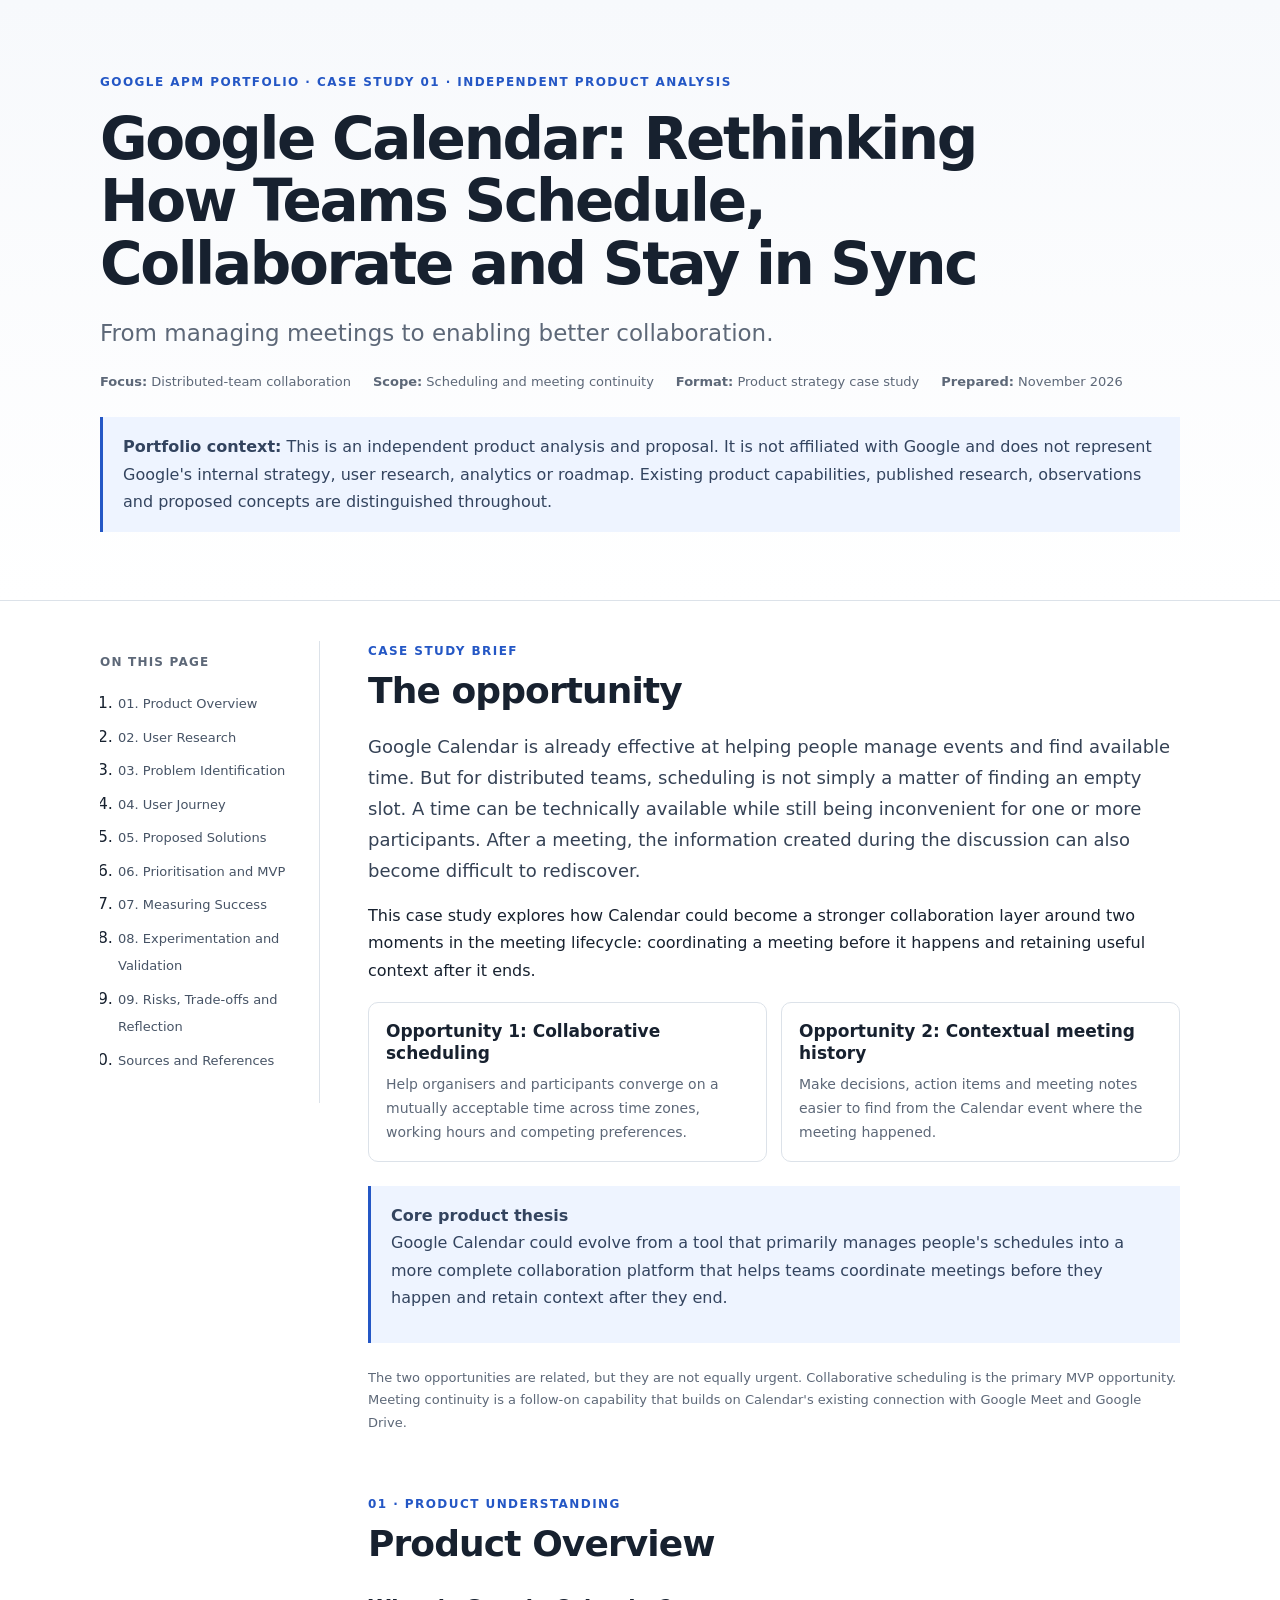
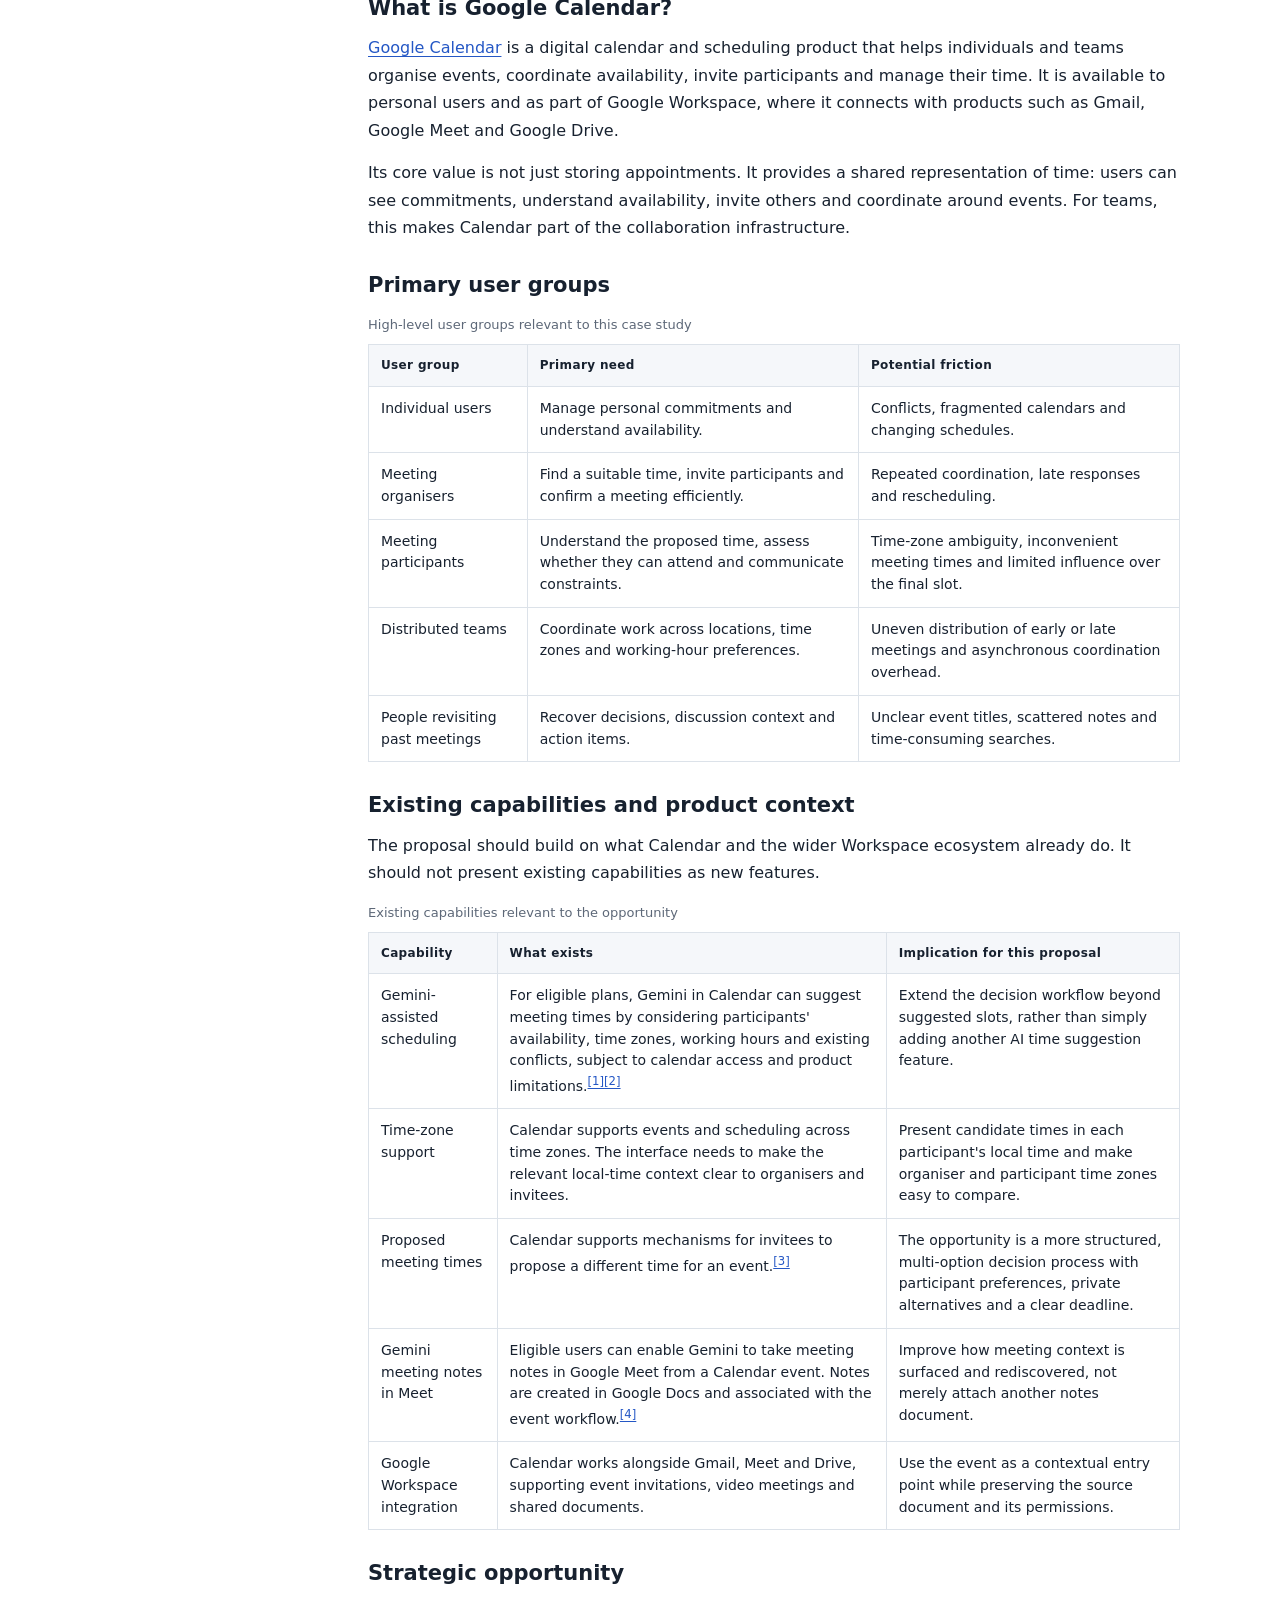
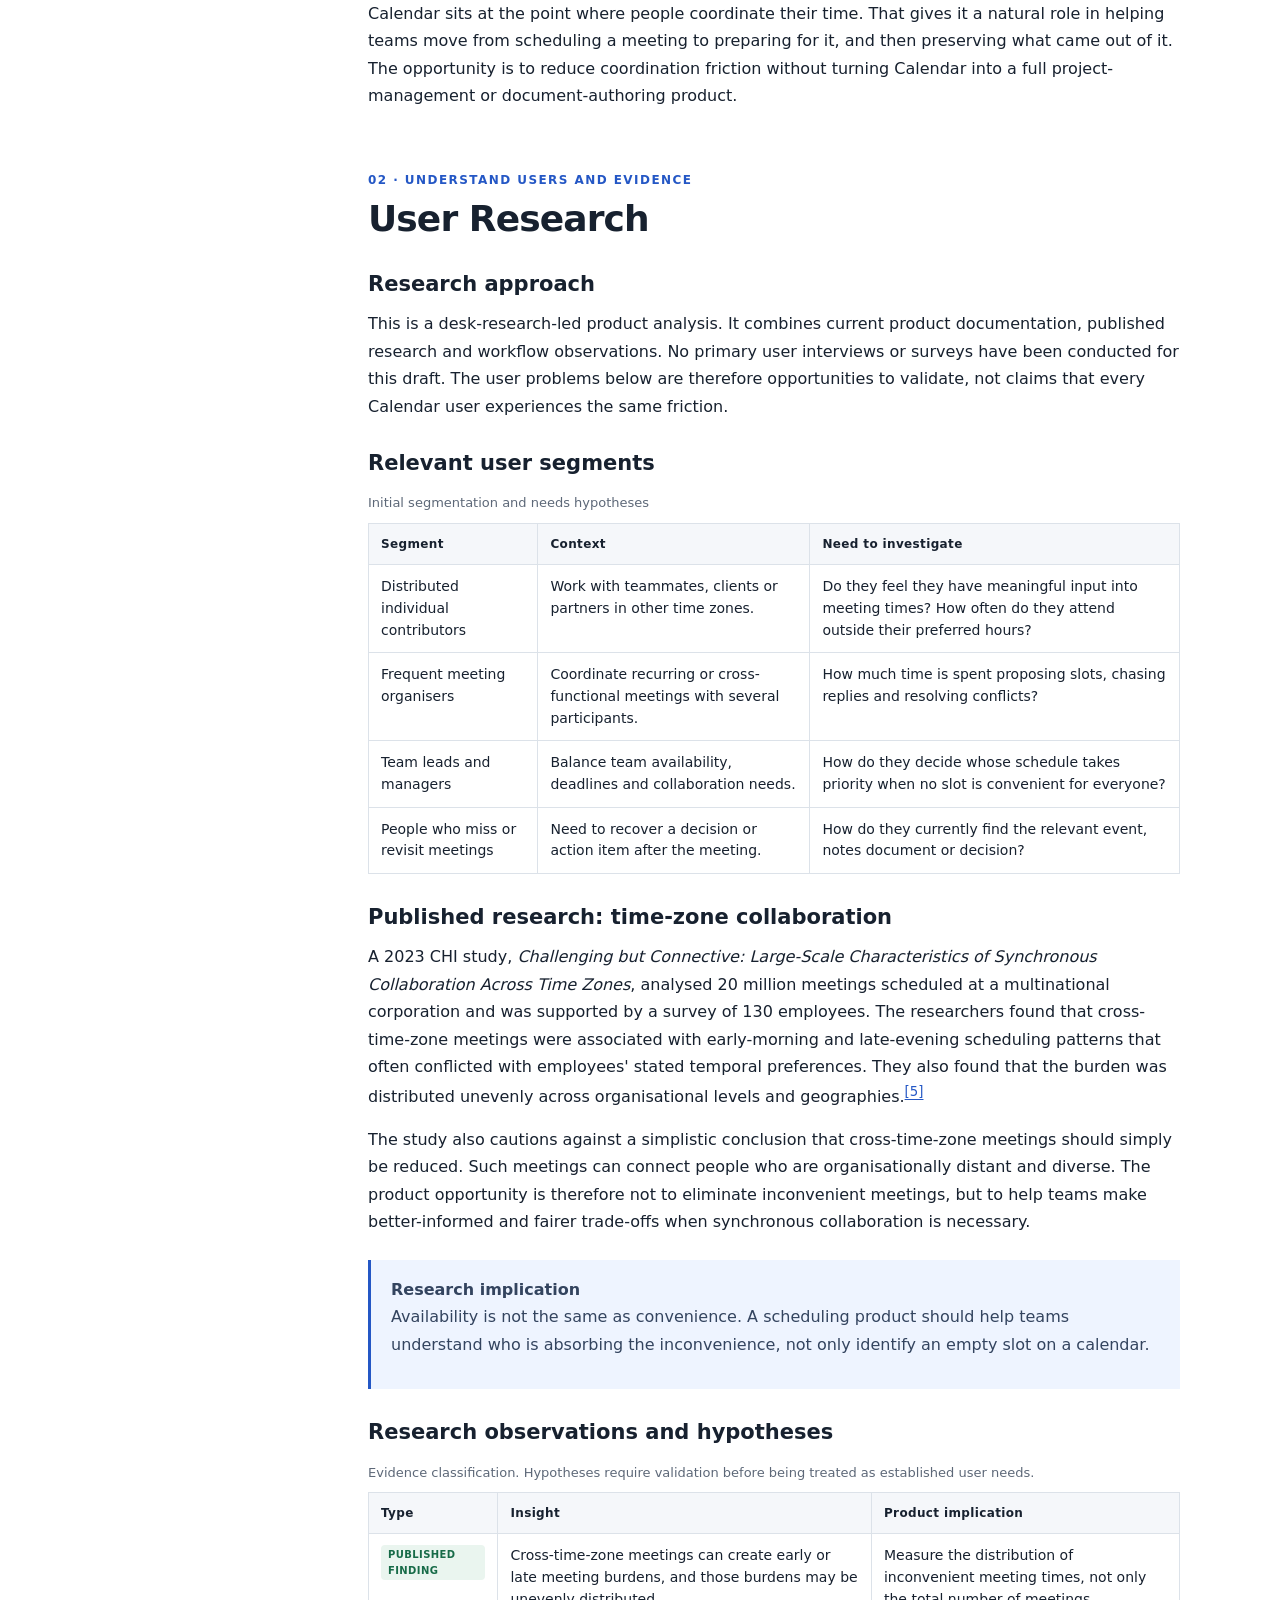
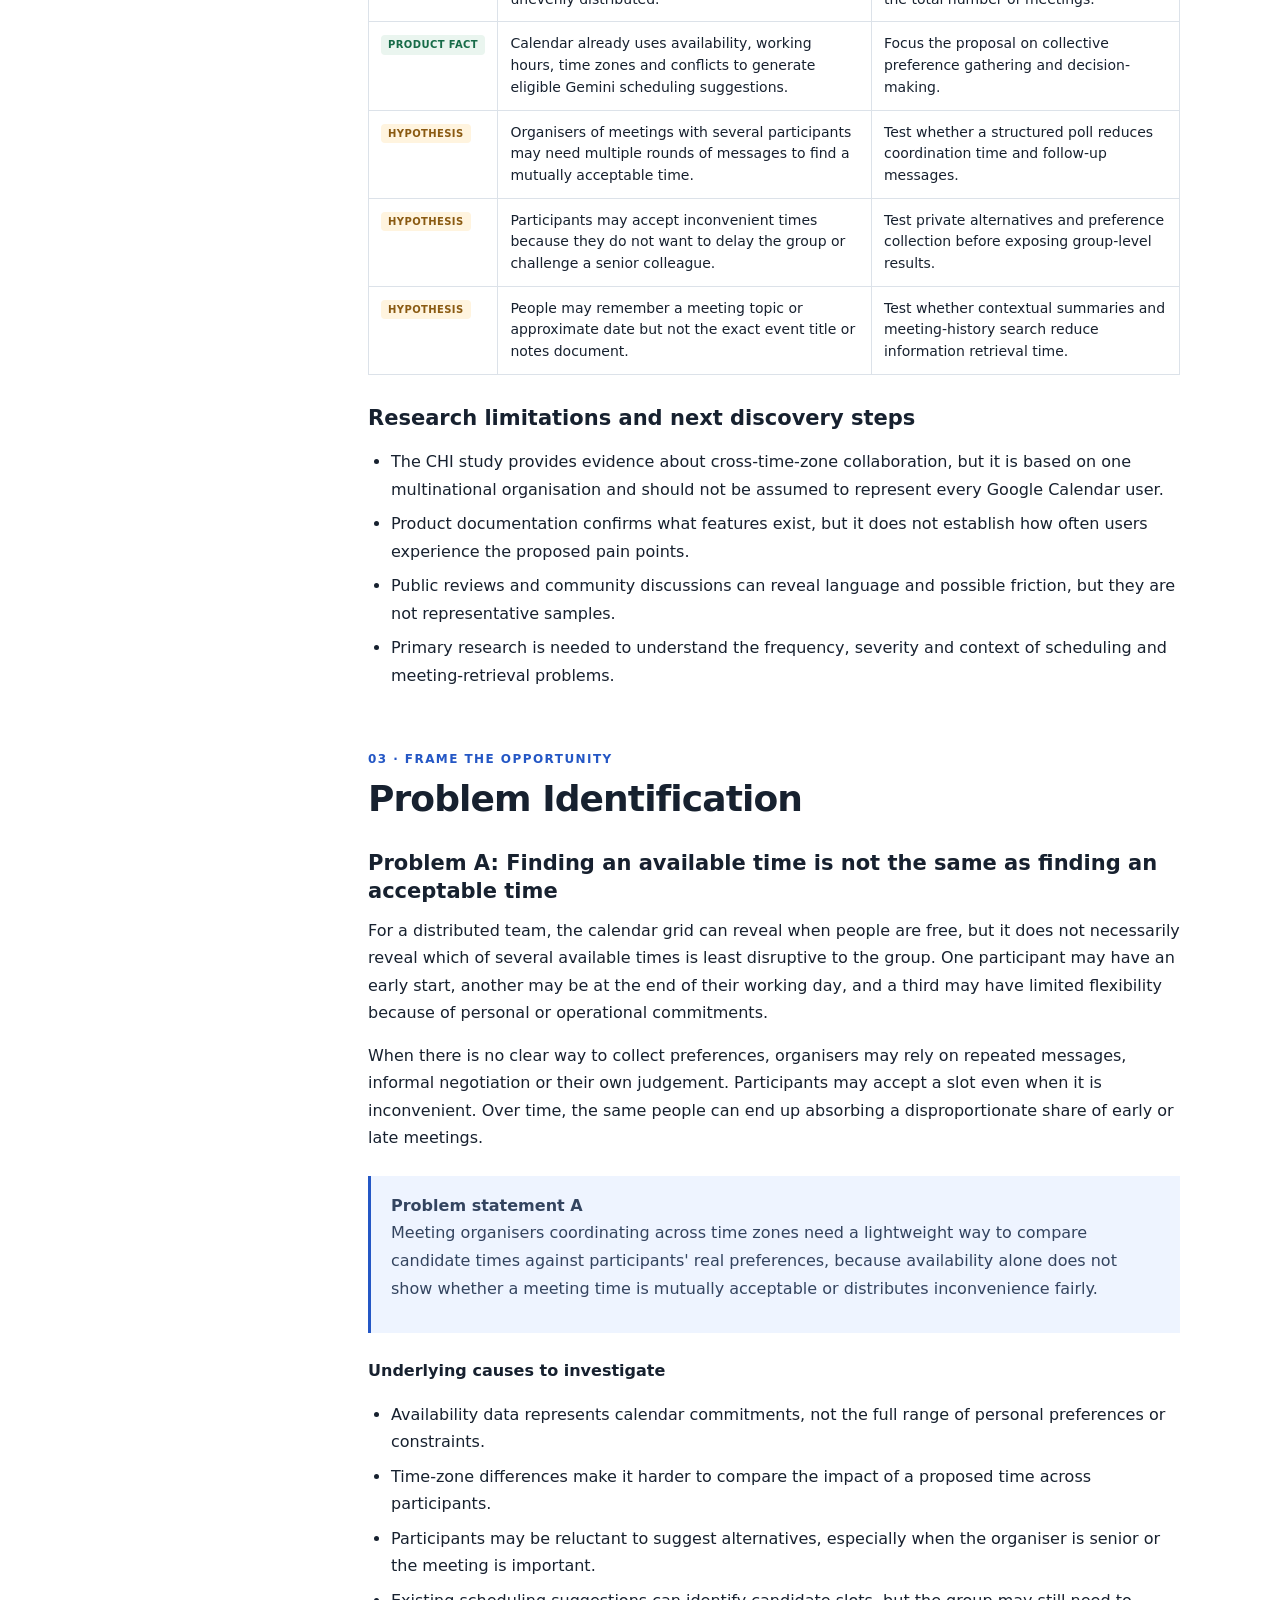
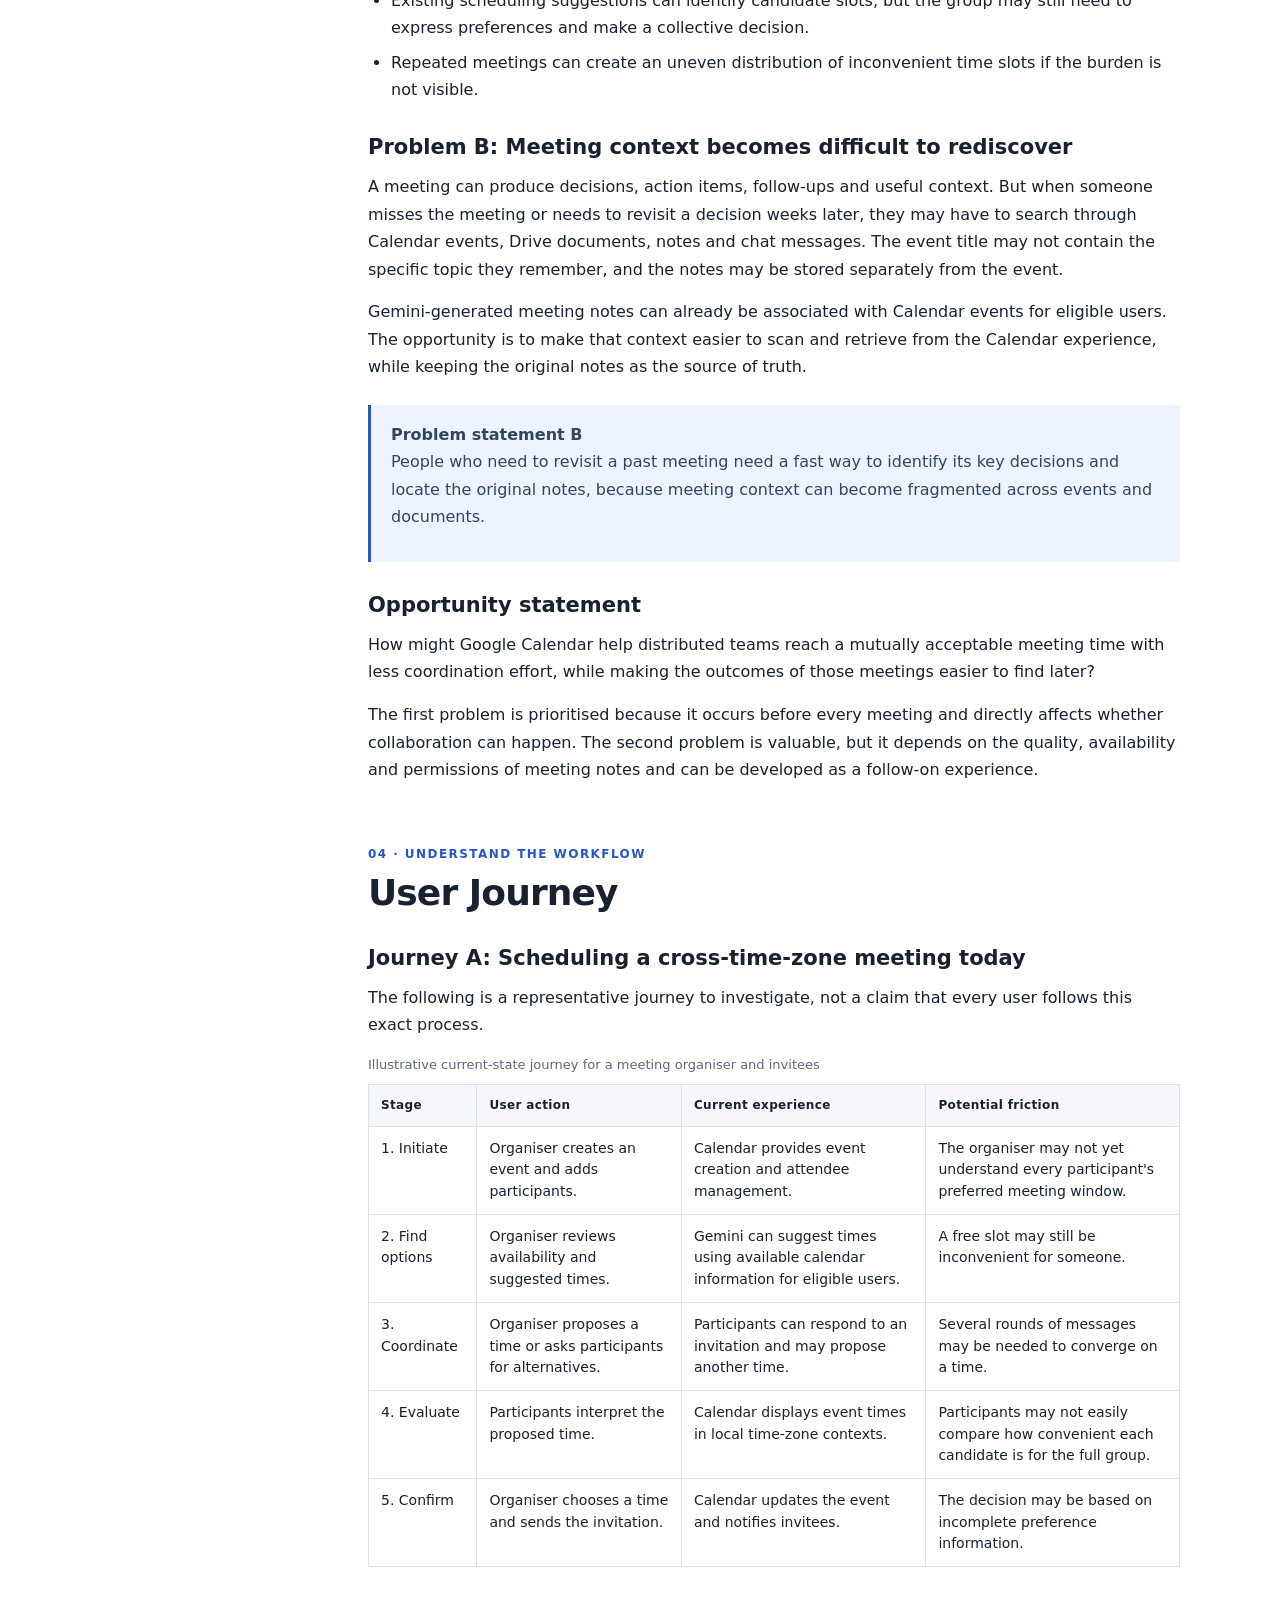
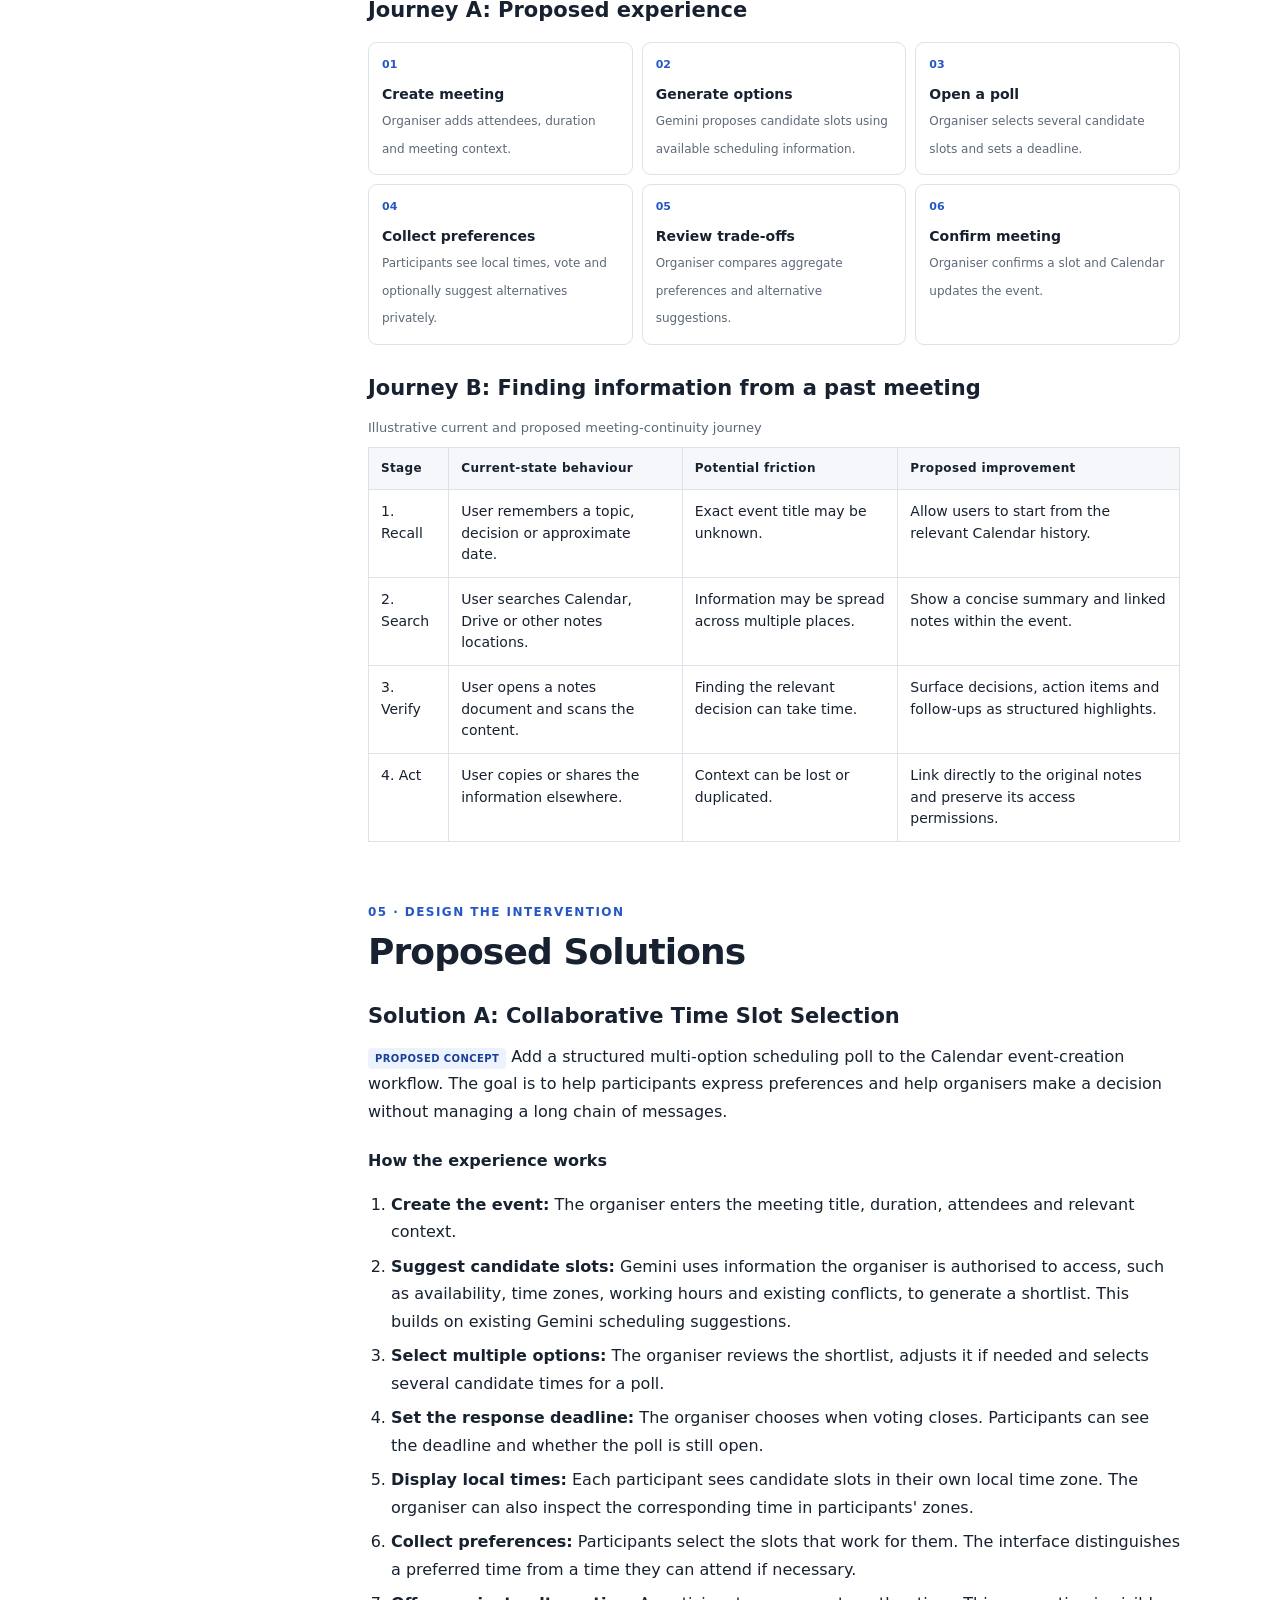
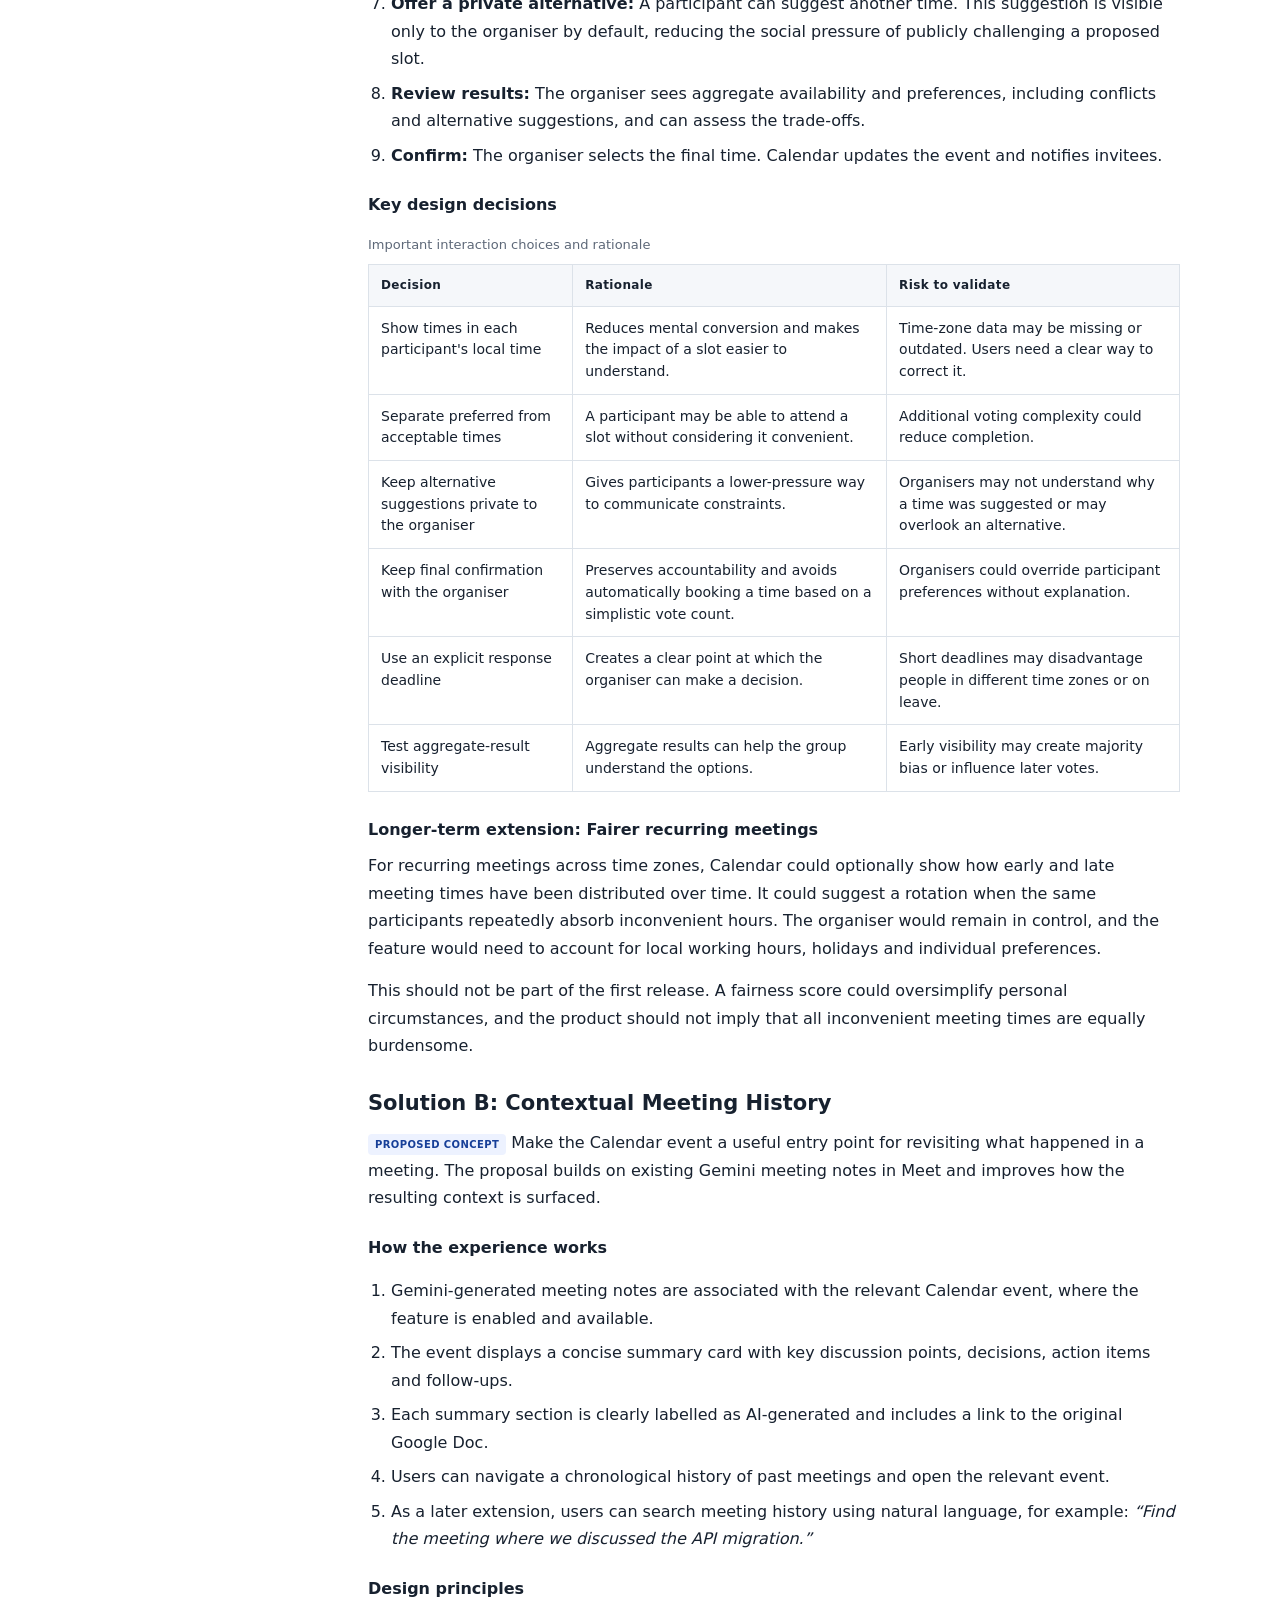
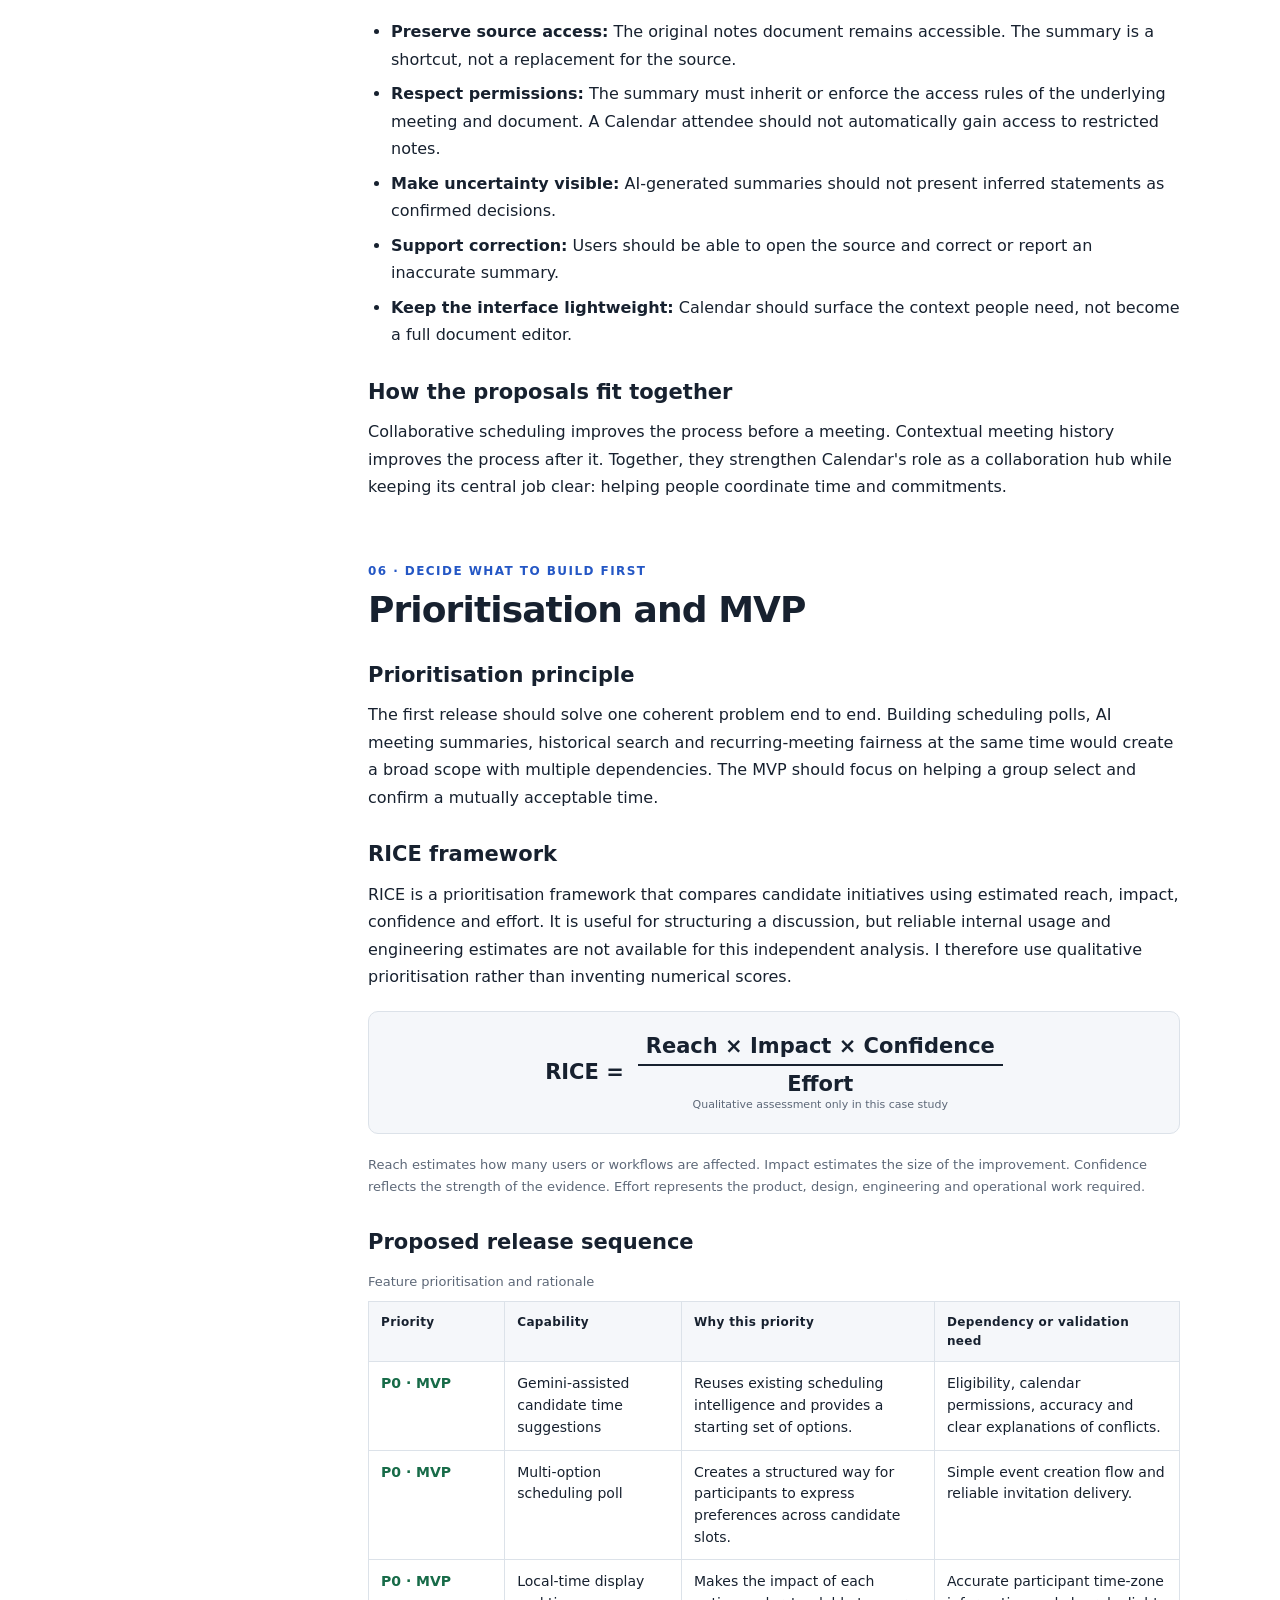
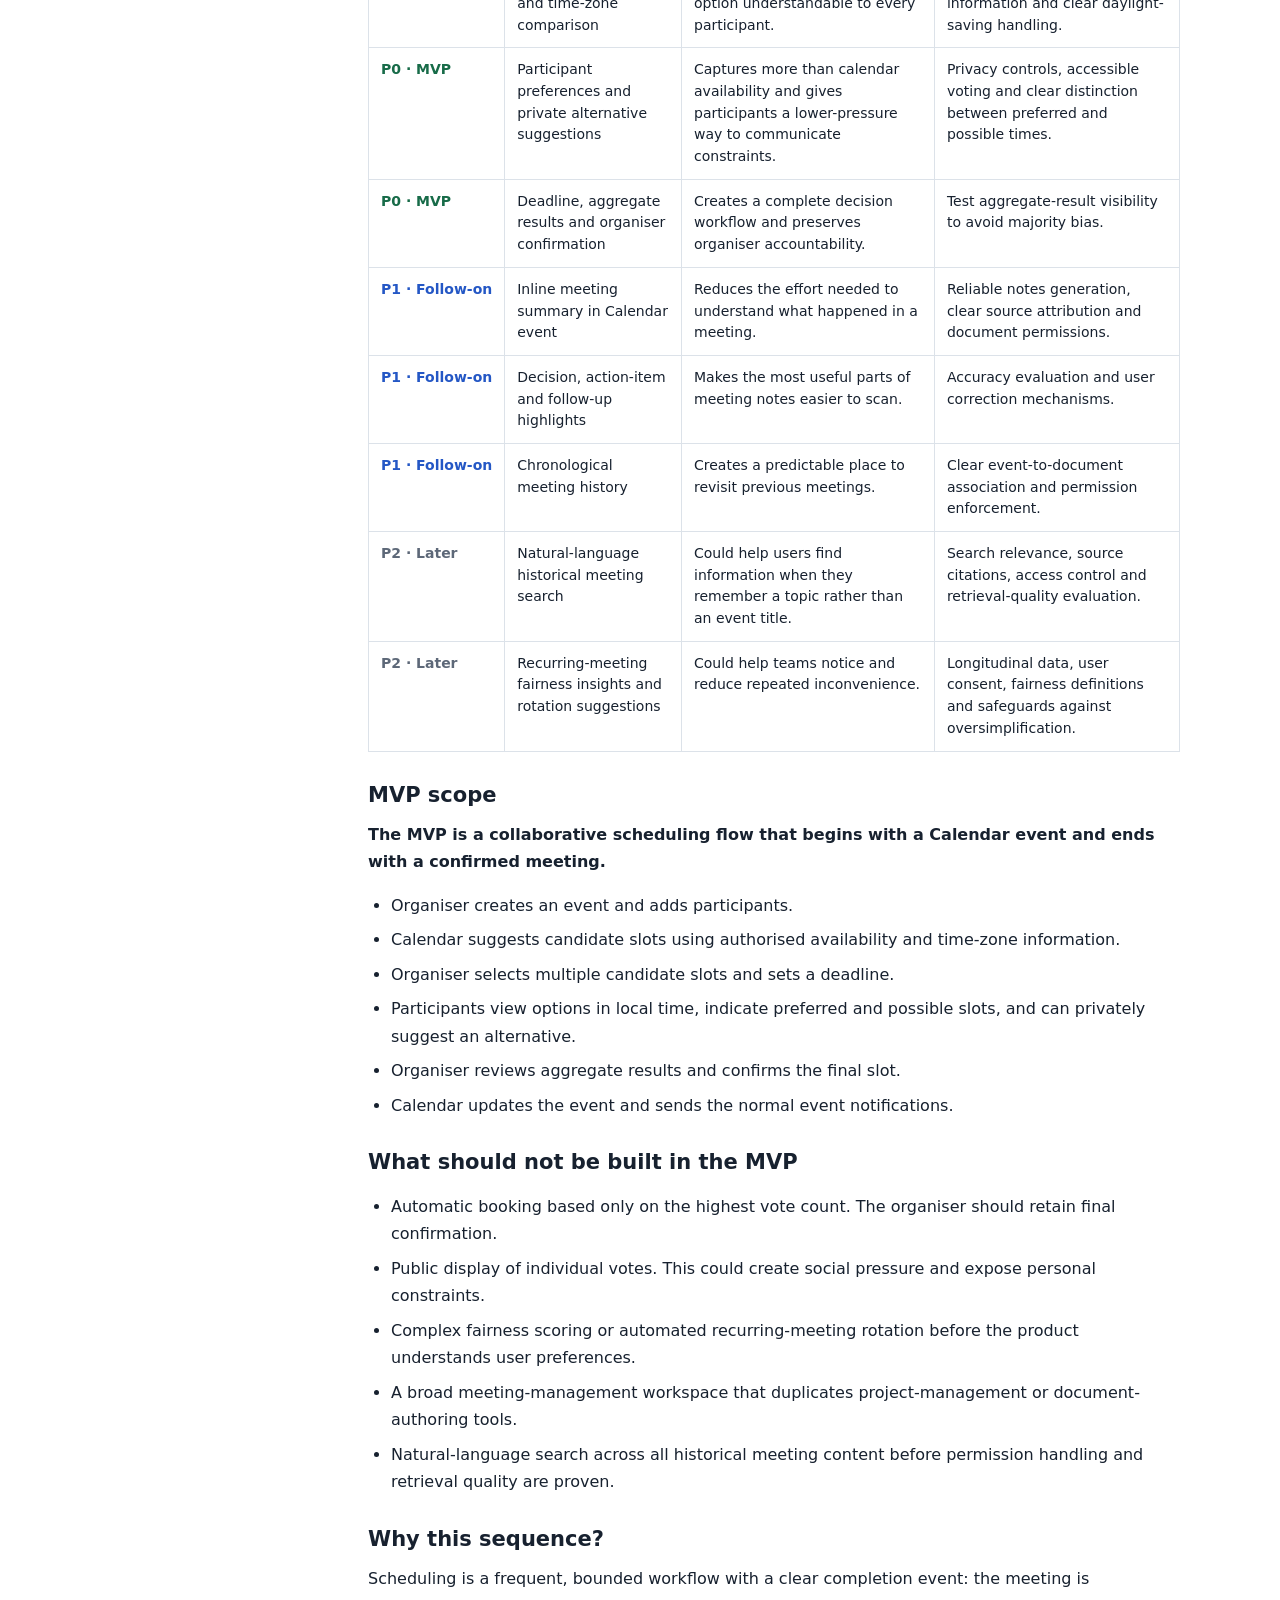
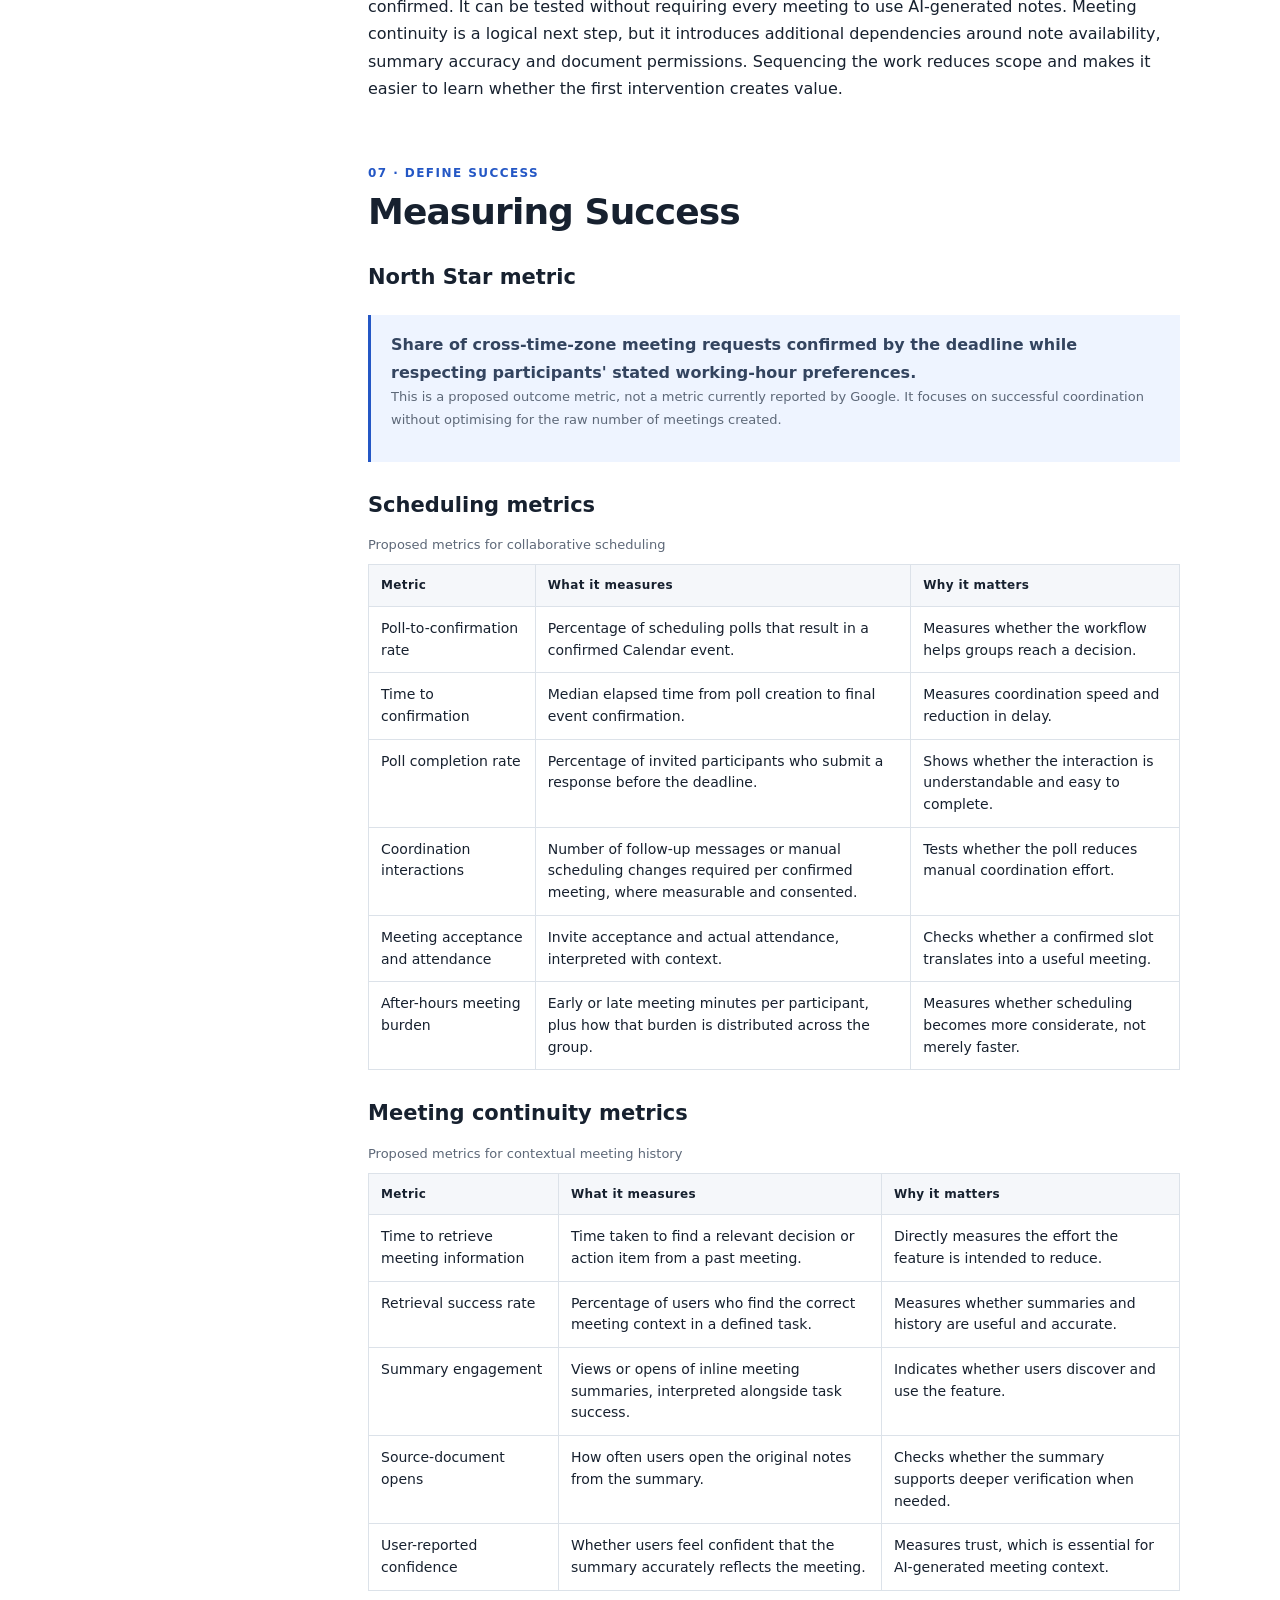
<file: public/assets/aistudio/google_calendar_case_study_340671b3.html>
<!DOCTYPE html>
<html lang="en">
<head>
<meta charset="UTF-8">
<meta name="viewport" content="width=device-width, initial-scale=1">
<meta name="description" content="Independent Google Calendar product case study: collaborative scheduling across time zones and contextual meeting history.">
<title>Google Calendar: Rethinking How Teams Schedule, Collaborate and Stay in Sync</title>
<style>
:root{--ink:#17212f;--muted:#5d6878;--line:#dce2e9;--surface:#f5f7fa;--blue:#2457c5;--pale:#eef4ff;--max:1080px}
*{box-sizing:border-box}html{scroll-behavior:smooth}body{margin:0;color:var(--ink);font:16px/1.72 Inter,system-ui,-apple-system,"Segoe UI",sans-serif}
a{color:var(--blue);text-underline-offset:3px}.page{width:min(var(--max),calc(100% - 44px));margin:auto}
.hero{padding:72px 0 44px;border-bottom:1px solid var(--line);background:linear-gradient(180deg,#f7f9fc,#fff)}
.eyebrow,.num{color:var(--blue);font-size:12px;font-weight:800;letter-spacing:.12em;text-transform:uppercase}
h1{max-width:900px;margin:12px 0;font-size:clamp(36px,5vw,58px);line-height:1.08;letter-spacing:-.04em}
.subtitle{color:var(--muted);font-size:clamp(19px,2vw,23px);margin:18px 0}
.meta{display:flex;flex-wrap:wrap;gap:8px 22px;color:var(--muted);font-size:13px}
.notice,.callout{margin:24px 0;padding:16px 20px;border-left:3px solid var(--blue);background:var(--pale);color:#33445f}
.layout{display:grid;grid-template-columns:220px minmax(0,1fr);gap:48px;align-items:start;padding:40px 0 80px}
aside{position:sticky;top:20px;max-height:calc(100vh - 40px);overflow:auto;border-right:1px solid var(--line);padding:14px 14px 14px 0}
aside h2{font-size:12px;color:var(--muted);letter-spacing:.1em;text-transform:uppercase}aside ol{padding-left:18px}aside li{margin:6px 0}aside a{font-size:13px;color:#465365;text-decoration:none}
main{min-width:0}section{margin:0 0 60px;scroll-margin-top:24px}.num{margin:0 0 8px}
h2{font-size:clamp(27px,3vw,36px);line-height:1.18;letter-spacing:-.025em;margin:0 0 20px}
h3{font-size:21px;line-height:1.3;margin:30px 0 12px}h4{font-size:16px;margin:22px 0 9px}
p{margin:0 0 15px}.lead{font-size:18px;color:#354255}.muted,.small{color:var(--muted)}.small{font-size:13px}
.two{display:grid;grid-template-columns:repeat(2,minmax(0,1fr));gap:14px;margin:18px 0}
.card{padding:17px;border:1px solid var(--line);border-radius:10px}.card h3{font-size:17px;margin:0 0 7px}.card p{font-size:14px;color:var(--muted);margin:0}
.table-wrap{overflow-x:auto;margin:16px 0 24px}table{width:100%;border-collapse:collapse;border:1px solid var(--line);font-size:14px;line-height:1.55}
caption{text-align:left;color:var(--muted);font-size:13px;padding:0 0 9px}
th,td{text-align:left;vertical-align:top;padding:11px 12px;border:1px solid var(--line)}th{background:var(--surface);font-size:12px;letter-spacing:.03em}
ul,ol{padding-left:23px}li{margin:0 0 7px}
.tag{display:inline-block;padding:2px 7px;border-radius:4px;background:#edf1f6;color:#465365;font-size:10px;font-weight:800;text-transform:uppercase;letter-spacing:.04em}
.tag.fact{background:#eaf5ef;color:#176b48}.tag.hyp{background:#fff4df;color:#8a5a12}.tag.proposal{background:#edf2ff;color:#173f98}
.flow{display:grid;grid-template-columns:repeat(3,minmax(0,1fr));gap:9px;margin:18px 0 24px;counter-reset:flow}
.flow div{border:1px solid var(--line);border-radius:9px;padding:13px;counter-increment:flow}
.flow div:before{content:counter(flow,decimal-leading-zero);display:block;color:var(--blue);font-size:11px;font-weight:800;margin-bottom:7px}
.flow strong{display:block;font-size:14px}.flow span{font-size:12px;color:var(--muted)}
.formula{display:flex;justify-content:center;align-items:center;gap:14px;padding:20px;background:var(--surface);border:1px solid var(--line);border-radius:10px;font-size:21px;font-weight:700;margin:20px 0}
.frac{display:inline-grid;text-align:center;line-height:1.35}.frac span:first-child{border-bottom:2px solid;padding:0 8px 4px}.frac span:nth-child(2){padding-top:4px}.frac small{font-size:11px;color:var(--muted);font-weight:400}
.priority{font-weight:800;white-space:nowrap}.p0{color:#176b48}.p1{color:#2457c5}.p2{color:var(--muted)}
footer{border-top:1px solid var(--line);padding:26px 0 44px;color:var(--muted);font-size:13px}
@media(max-width:800px){.layout{grid-template-columns:1fr;gap:22px}aside{position:static;max-height:none;border-right:0;border-bottom:1px solid var(--line)}aside ol{display:grid;grid-template-columns:repeat(2,minmax(0,1fr));gap:0 12px}}
@media(max-width:560px){.page{width:calc(100% - 30px)}.flow{grid-template-columns:1fr 1fr}.two{grid-template-columns:1fr}table{min-width:620px}}
@media print{aside{display:none}.layout{display:block}section{break-inside:avoid-page}}
</style>
</head>
<body>
<header class="hero"><div class="page">
<p class="eyebrow">Google APM Portfolio · Case Study 01 · Independent Product Analysis</p>
<h1>Google Calendar: Rethinking How Teams Schedule, Collaborate and Stay in Sync</h1>
<p class="subtitle">From managing meetings to enabling better collaboration.</p>
<div class="meta"><span><strong>Focus:</strong> Distributed-team collaboration</span><span><strong>Scope:</strong> Scheduling and meeting continuity</span><span><strong>Format:</strong> Product strategy case study</span><span><strong>Prepared:</strong> November 2026</span></div>
<div class="notice"><strong>Portfolio context:</strong> This is an independent product analysis and proposal. It is not affiliated with Google and does not represent Google's internal strategy, user research, analytics or roadmap. Existing product capabilities, published research, observations and proposed concepts are distinguished throughout.</div>
</div></header>

<div class="page layout">
<aside aria-label="Table of contents"><h2>On this page</h2><ol>
<li><a href="#overview">01. Product Overview</a></li><li><a href="#research">02. User Research</a></li><li><a href="#problems">03. Problem Identification</a></li><li><a href="#journey">04. User Journey</a></li><li><a href="#solutions">05. Proposed Solutions</a></li><li><a href="#prioritisation">06. Prioritisation and MVP</a></li><li><a href="#metrics">07. Measuring Success</a></li><li><a href="#experiments">08. Experimentation and Validation</a></li><li><a href="#risks">09. Risks, Trade-offs and Reflection</a></li><li><a href="#references">Sources and References</a></li>
</ol></aside>
<main>
<section id="executive-summary">
<p class="num">Case study brief</p><h2>The opportunity</h2>
<p class="lead">Google Calendar is already effective at helping people manage events and find available time. But for distributed teams, scheduling is not simply a matter of finding an empty slot. A time can be technically available while still being inconvenient for one or more participants. After a meeting, the information created during the discussion can also become difficult to rediscover.</p>
<p>This case study explores how Calendar could become a stronger collaboration layer around two moments in the meeting lifecycle: coordinating a meeting before it happens and retaining useful context after it ends.</p>
<div class="two">
<article class="card"><h3>Opportunity 1: Collaborative scheduling</h3><p>Help organisers and participants converge on a mutually acceptable time across time zones, working hours and competing preferences.</p></article>
<article class="card"><h3>Opportunity 2: Contextual meeting history</h3><p>Make decisions, action items and meeting notes easier to find from the Calendar event where the meeting happened.</p></article>
</div>
<div class="callout"><strong>Core product thesis</strong><p>Google Calendar could evolve from a tool that primarily manages people's schedules into a more complete collaboration platform that helps teams coordinate meetings before they happen and retain context after they end.</p></div>
<p class="small">The two opportunities are related, but they are not equally urgent. Collaborative scheduling is the primary MVP opportunity. Meeting continuity is a follow-on capability that builds on Calendar's existing connection with Google Meet and Google Drive.</p>
</section>

<section id="overview">
<p class="num">01 · Product understanding</p><h2>Product Overview</h2>
<h3>What is Google Calendar?</h3>
<p><a href="https://calendar.google.com/" target="_blank" rel="noopener noreferrer">Google Calendar</a> is a digital calendar and scheduling product that helps individuals and teams organise events, coordinate availability, invite participants and manage their time. It is available to personal users and as part of Google Workspace, where it connects with products such as Gmail, Google Meet and Google Drive.</p>
<p>Its core value is not just storing appointments. It provides a shared representation of time: users can see commitments, understand availability, invite others and coordinate around events. For teams, this makes Calendar part of the collaboration infrastructure.</p>
<h3>Primary user groups</h3>
<div class="table-wrap"><table><caption>High-level user groups relevant to this case study</caption><thead><tr><th>User group</th><th>Primary need</th><th>Potential friction</th></tr></thead><tbody>
<tr><td>Individual users</td><td>Manage personal commitments and understand availability.</td><td>Conflicts, fragmented calendars and changing schedules.</td></tr>
<tr><td>Meeting organisers</td><td>Find a suitable time, invite participants and confirm a meeting efficiently.</td><td>Repeated coordination, late responses and rescheduling.</td></tr>
<tr><td>Meeting participants</td><td>Understand the proposed time, assess whether they can attend and communicate constraints.</td><td>Time-zone ambiguity, inconvenient meeting times and limited influence over the final slot.</td></tr>
<tr><td>Distributed teams</td><td>Coordinate work across locations, time zones and working-hour preferences.</td><td>Uneven distribution of early or late meetings and asynchronous coordination overhead.</td></tr>
<tr><td>People revisiting past meetings</td><td>Recover decisions, discussion context and action items.</td><td>Unclear event titles, scattered notes and time-consuming searches.</td></tr>
</tbody></table></div>
<h3>Existing capabilities and product context</h3>
<p>The proposal should build on what Calendar and the wider Workspace ecosystem already do. It should not present existing capabilities as new features.</p>
<div class="table-wrap"><table><caption>Existing capabilities relevant to the opportunity</caption><thead><tr><th>Capability</th><th>What exists</th><th>Implication for this proposal</th></tr></thead><tbody>
<tr><td>Gemini-assisted scheduling</td><td>For eligible plans, Gemini in Calendar can suggest meeting times by considering participants' availability, time zones, working hours and existing conflicts, subject to calendar access and product limitations.<sup><a href="#source-1">[1]</a></sup><sup><a href="#source-2">[2]</a></sup></td><td>Extend the decision workflow beyond suggested slots, rather than simply adding another AI time suggestion feature.</td></tr>
<tr><td>Time-zone support</td><td>Calendar supports events and scheduling across time zones. The interface needs to make the relevant local-time context clear to organisers and invitees.</td><td>Present candidate times in each participant's local time and make organiser and participant time zones easy to compare.</td></tr>
<tr><td>Proposed meeting times</td><td>Calendar supports mechanisms for invitees to propose a different time for an event.<sup><a href="#source-3">[3]</a></sup></td><td>The opportunity is a more structured, multi-option decision process with participant preferences, private alternatives and a clear deadline.</td></tr>
<tr><td>Gemini meeting notes in Meet</td><td>Eligible users can enable Gemini to take meeting notes in Google Meet from a Calendar event. Notes are created in Google Docs and associated with the event workflow.<sup><a href="#source-4">[4]</a></sup></td><td>Improve how meeting context is surfaced and rediscovered, not merely attach another notes document.</td></tr>
<tr><td>Google Workspace integration</td><td>Calendar works alongside Gmail, Meet and Drive, supporting event invitations, video meetings and shared documents.</td><td>Use the event as a contextual entry point while preserving the source document and its permissions.</td></tr>
</tbody></table></div>
<h3>Strategic opportunity</h3>
<p>Calendar sits at the point where people coordinate their time. That gives it a natural role in helping teams move from scheduling a meeting to preparing for it, and then preserving what came out of it. The opportunity is to reduce coordination friction without turning Calendar into a full project-management or document-authoring product.</p>
</section>

<section id="research">
<p class="num">02 · Understand users and evidence</p><h2>User Research</h2>
<h3>Research approach</h3>
<p>This is a desk-research-led product analysis. It combines current product documentation, published research and workflow observations. No primary user interviews or surveys have been conducted for this draft. The user problems below are therefore opportunities to validate, not claims that every Calendar user experiences the same friction.</p>
<h3>Relevant user segments</h3>
<div class="table-wrap"><table><caption>Initial segmentation and needs hypotheses</caption><thead><tr><th>Segment</th><th>Context</th><th>Need to investigate</th></tr></thead><tbody>
<tr><td>Distributed individual contributors</td><td>Work with teammates, clients or partners in other time zones.</td><td>Do they feel they have meaningful input into meeting times? How often do they attend outside their preferred hours?</td></tr>
<tr><td>Frequent meeting organisers</td><td>Coordinate recurring or cross-functional meetings with several participants.</td><td>How much time is spent proposing slots, chasing replies and resolving conflicts?</td></tr>
<tr><td>Team leads and managers</td><td>Balance team availability, deadlines and collaboration needs.</td><td>How do they decide whose schedule takes priority when no slot is convenient for everyone?</td></tr>
<tr><td>People who miss or revisit meetings</td><td>Need to recover a decision or action item after the meeting.</td><td>How do they currently find the relevant event, notes document or decision?</td></tr>
</tbody></table></div>
<h3>Published research: time-zone collaboration</h3>
<p>A 2023 CHI study, <em>Challenging but Connective: Large-Scale Characteristics of Synchronous Collaboration Across Time Zones</em>, analysed 20 million meetings scheduled at a multinational corporation and was supported by a survey of 130 employees. The researchers found that cross-time-zone meetings were associated with early-morning and late-evening scheduling patterns that often conflicted with employees' stated temporal preferences. They also found that the burden was distributed unevenly across organisational levels and geographies.<sup><a href="#source-5">[5]</a></sup></p>
<p>The study also cautions against a simplistic conclusion that cross-time-zone meetings should simply be reduced. Such meetings can connect people who are organisationally distant and diverse. The product opportunity is therefore not to eliminate inconvenient meetings, but to help teams make better-informed and fairer trade-offs when synchronous collaboration is necessary.</p>
<div class="callout"><strong>Research implication</strong><p>Availability is not the same as convenience. A scheduling product should help teams understand who is absorbing the inconvenience, not only identify an empty slot on a calendar.</p></div>
<h3>Research observations and hypotheses</h3>
<div class="table-wrap"><table><caption>Evidence classification. Hypotheses require validation before being treated as established user needs.</caption><thead><tr><th>Type</th><th>Insight</th><th>Product implication</th></tr></thead><tbody>
<tr><td><span class="tag fact">Published finding</span></td><td>Cross-time-zone meetings can create early or late meeting burdens, and those burdens may be unevenly distributed.</td><td>Measure the distribution of inconvenient meeting times, not only the total number of meetings.</td></tr>
<tr><td><span class="tag fact">Product fact</span></td><td>Calendar already uses availability, working hours, time zones and conflicts to generate eligible Gemini scheduling suggestions.</td><td>Focus the proposal on collective preference gathering and decision-making.</td></tr>
<tr><td><span class="tag hyp">Hypothesis</span></td><td>Organisers of meetings with several participants may need multiple rounds of messages to find a mutually acceptable time.</td><td>Test whether a structured poll reduces coordination time and follow-up messages.</td></tr>
<tr><td><span class="tag hyp">Hypothesis</span></td><td>Participants may accept inconvenient times because they do not want to delay the group or challenge a senior colleague.</td><td>Test private alternatives and preference collection before exposing group-level results.</td></tr>
<tr><td><span class="tag hyp">Hypothesis</span></td><td>People may remember a meeting topic or approximate date but not the exact event title or notes document.</td><td>Test whether contextual summaries and meeting-history search reduce information retrieval time.</td></tr>
</tbody></table></div>
<h3>Research limitations and next discovery steps</h3>
<ul>
<li>The CHI study provides evidence about cross-time-zone collaboration, but it is based on one multinational organisation and should not be assumed to represent every Google Calendar user.</li>
<li>Product documentation confirms what features exist, but it does not establish how often users experience the proposed pain points.</li>
<li>Public reviews and community discussions can reveal language and possible friction, but they are not representative samples.</li>
<li>Primary research is needed to understand the frequency, severity and context of scheduling and meeting-retrieval problems.</li>
</ul>
</section>

<section id="problems">
<p class="num">03 · Frame the opportunity</p><h2>Problem Identification</h2>
<h3>Problem A: Finding an available time is not the same as finding an acceptable time</h3>
<p>For a distributed team, the calendar grid can reveal when people are free, but it does not necessarily reveal which of several available times is least disruptive to the group. One participant may have an early start, another may be at the end of their working day, and a third may have limited flexibility because of personal or operational commitments.</p>
<p>When there is no clear way to collect preferences, organisers may rely on repeated messages, informal negotiation or their own judgement. Participants may accept a slot even when it is inconvenient. Over time, the same people can end up absorbing a disproportionate share of early or late meetings.</p>
<div class="callout"><strong>Problem statement A</strong><p>Meeting organisers coordinating across time zones need a lightweight way to compare candidate times against participants' real preferences, because availability alone does not show whether a meeting time is mutually acceptable or distributes inconvenience fairly.</p></div>
<h4>Underlying causes to investigate</h4>
<ul>
<li>Availability data represents calendar commitments, not the full range of personal preferences or constraints.</li>
<li>Time-zone differences make it harder to compare the impact of a proposed time across participants.</li>
<li>Participants may be reluctant to suggest alternatives, especially when the organiser is senior or the meeting is important.</li>
<li>Existing scheduling suggestions can identify candidate slots, but the group may still need to express preferences and make a collective decision.</li>
<li>Repeated meetings can create an uneven distribution of inconvenient time slots if the burden is not visible.</li>
</ul>
<h3>Problem B: Meeting context becomes difficult to rediscover</h3>
<p>A meeting can produce decisions, action items, follow-ups and useful context. But when someone misses the meeting or needs to revisit a decision weeks later, they may have to search through Calendar events, Drive documents, notes and chat messages. The event title may not contain the specific topic they remember, and the notes may be stored separately from the event.</p>
<p>Gemini-generated meeting notes can already be associated with Calendar events for eligible users. The opportunity is to make that context easier to scan and retrieve from the Calendar experience, while keeping the original notes as the source of truth.</p>
<div class="callout"><strong>Problem statement B</strong><p>People who need to revisit a past meeting need a fast way to identify its key decisions and locate the original notes, because meeting context can become fragmented across events and documents.</p></div>
<h3>Opportunity statement</h3>
<p>How might Google Calendar help distributed teams reach a mutually acceptable meeting time with less coordination effort, while making the outcomes of those meetings easier to find later?</p>
<p>The first problem is prioritised because it occurs before every meeting and directly affects whether collaboration can happen. The second problem is valuable, but it depends on the quality, availability and permissions of meeting notes and can be developed as a follow-on experience.</p>
</section>

<section id="journey">
<p class="num">04 · Understand the workflow</p><h2>User Journey</h2>
<h3>Journey A: Scheduling a cross-time-zone meeting today</h3>
<p>The following is a representative journey to investigate, not a claim that every user follows this exact process.</p>
<div class="table-wrap"><table><caption>Illustrative current-state journey for a meeting organiser and invitees</caption><thead><tr><th>Stage</th><th>User action</th><th>Current experience</th><th>Potential friction</th></tr></thead><tbody>
<tr><td>1. Initiate</td><td>Organiser creates an event and adds participants.</td><td>Calendar provides event creation and attendee management.</td><td>The organiser may not yet understand every participant's preferred meeting window.</td></tr>
<tr><td>2. Find options</td><td>Organiser reviews availability and suggested times.</td><td>Gemini can suggest times using available calendar information for eligible users.</td><td>A free slot may still be inconvenient for someone.</td></tr>
<tr><td>3. Coordinate</td><td>Organiser proposes a time or asks participants for alternatives.</td><td>Participants can respond to an invitation and may propose another time.</td><td>Several rounds of messages may be needed to converge on a time.</td></tr>
<tr><td>4. Evaluate</td><td>Participants interpret the proposed time.</td><td>Calendar displays event times in local time-zone contexts.</td><td>Participants may not easily compare how convenient each candidate is for the full group.</td></tr>
<tr><td>5. Confirm</td><td>Organiser chooses a time and sends the invitation.</td><td>Calendar updates the event and notifies invitees.</td><td>The decision may be based on incomplete preference information.</td></tr>
</tbody></table></div>
<h3>Journey A: Proposed experience</h3>
<div class="flow" aria-label="Proposed collaborative scheduling flow">
<div><strong>Create meeting</strong><span>Organiser adds attendees, duration and meeting context.</span></div><div><strong>Generate options</strong><span>Gemini proposes candidate slots using available scheduling information.</span></div><div><strong>Open a poll</strong><span>Organiser selects several candidate slots and sets a deadline.</span></div><div><strong>Collect preferences</strong><span>Participants see local times, vote and optionally suggest alternatives privately.</span></div><div><strong>Review trade-offs</strong><span>Organiser compares aggregate preferences and alternative suggestions.</span></div><div><strong>Confirm meeting</strong><span>Organiser confirms a slot and Calendar updates the event.</span></div>
</div>
<h3>Journey B: Finding information from a past meeting</h3>
<div class="table-wrap"><table><caption>Illustrative current and proposed meeting-continuity journey</caption><thead><tr><th>Stage</th><th>Current-state behaviour</th><th>Potential friction</th><th>Proposed improvement</th></tr></thead><tbody>
<tr><td>1. Recall</td><td>User remembers a topic, decision or approximate date.</td><td>Exact event title may be unknown.</td><td>Allow users to start from the relevant Calendar history.</td></tr>
<tr><td>2. Search</td><td>User searches Calendar, Drive or other notes locations.</td><td>Information may be spread across multiple places.</td><td>Show a concise summary and linked notes within the event.</td></tr>
<tr><td>3. Verify</td><td>User opens a notes document and scans the content.</td><td>Finding the relevant decision can take time.</td><td>Surface decisions, action items and follow-ups as structured highlights.</td></tr>
<tr><td>4. Act</td><td>User copies or shares the information elsewhere.</td><td>Context can be lost or duplicated.</td><td>Link directly to the original notes and preserve its access permissions.</td></tr>
</tbody></table></div>
</section>

<section id="solutions">
<p class="num">05 · Design the intervention</p><h2>Proposed Solutions</h2>
<h3>Solution A: Collaborative Time Slot Selection</h3>
<p><span class="tag proposal">Proposed concept</span> Add a structured multi-option scheduling poll to the Calendar event-creation workflow. The goal is to help participants express preferences and help organisers make a decision without managing a long chain of messages.</p>
<h4>How the experience works</h4>
<ol>
<li><strong>Create the event:</strong> The organiser enters the meeting title, duration, attendees and relevant context.</li>
<li><strong>Suggest candidate slots:</strong> Gemini uses information the organiser is authorised to access, such as availability, time zones, working hours and existing conflicts, to generate a shortlist. This builds on existing Gemini scheduling suggestions.</li>
<li><strong>Select multiple options:</strong> The organiser reviews the shortlist, adjusts it if needed and selects several candidate times for a poll.</li>
<li><strong>Set the response deadline:</strong> The organiser chooses when voting closes. Participants can see the deadline and whether the poll is still open.</li>
<li><strong>Display local times:</strong> Each participant sees candidate slots in their own local time zone. The organiser can also inspect the corresponding time in participants' zones.</li>
<li><strong>Collect preferences:</strong> Participants select the slots that work for them. The interface distinguishes a preferred time from a time they can attend if necessary.</li>
<li><strong>Offer a private alternative:</strong> A participant can suggest another time. This suggestion is visible only to the organiser by default, reducing the social pressure of publicly challenging a proposed slot.</li>
<li><strong>Review results:</strong> The organiser sees aggregate availability and preferences, including conflicts and alternative suggestions, and can assess the trade-offs.</li>
<li><strong>Confirm:</strong> The organiser selects the final time. Calendar updates the event and notifies invitees.</li>
</ol>
<h4>Key design decisions</h4>
<div class="table-wrap"><table><caption>Important interaction choices and rationale</caption><thead><tr><th>Decision</th><th>Rationale</th><th>Risk to validate</th></tr></thead><tbody>
<tr><td>Show times in each participant's local time</td><td>Reduces mental conversion and makes the impact of a slot easier to understand.</td><td>Time-zone data may be missing or outdated. Users need a clear way to correct it.</td></tr>
<tr><td>Separate preferred from acceptable times</td><td>A participant may be able to attend a slot without considering it convenient.</td><td>Additional voting complexity could reduce completion.</td></tr>
<tr><td>Keep alternative suggestions private to the organiser</td><td>Gives participants a lower-pressure way to communicate constraints.</td><td>Organisers may not understand why a time was suggested or may overlook an alternative.</td></tr>
<tr><td>Keep final confirmation with the organiser</td><td>Preserves accountability and avoids automatically booking a time based on a simplistic vote count.</td><td>Organisers could override participant preferences without explanation.</td></tr>
<tr><td>Use an explicit response deadline</td><td>Creates a clear point at which the organiser can make a decision.</td><td>Short deadlines may disadvantage people in different time zones or on leave.</td></tr>
<tr><td>Test aggregate-result visibility</td><td>Aggregate results can help the group understand the options.</td><td>Early visibility may create majority bias or influence later votes.</td></tr>
</tbody></table></div>
<h4>Longer-term extension: Fairer recurring meetings</h4>
<p>For recurring meetings across time zones, Calendar could optionally show how early and late meeting times have been distributed over time. It could suggest a rotation when the same participants repeatedly absorb inconvenient hours. The organiser would remain in control, and the feature would need to account for local working hours, holidays and individual preferences.</p>
<p>This should not be part of the first release. A fairness score could oversimplify personal circumstances, and the product should not imply that all inconvenient meeting times are equally burdensome.</p>

<h3>Solution B: Contextual Meeting History</h3>
<p><span class="tag proposal">Proposed concept</span> Make the Calendar event a useful entry point for revisiting what happened in a meeting. The proposal builds on existing Gemini meeting notes in Meet and improves how the resulting context is surfaced.</p>
<h4>How the experience works</h4>
<ol>
<li>Gemini-generated meeting notes are associated with the relevant Calendar event, where the feature is enabled and available.</li>
<li>The event displays a concise summary card with key discussion points, decisions, action items and follow-ups.</li>
<li>Each summary section is clearly labelled as AI-generated and includes a link to the original Google Doc.</li>
<li>Users can navigate a chronological history of past meetings and open the relevant event.</li>
<li>As a later extension, users can search meeting history using natural language, for example: <em>“Find the meeting where we discussed the API migration.”</em></li>
</ol>
<h4>Design principles</h4>
<ul>
<li><strong>Preserve source access:</strong> The original notes document remains accessible. The summary is a shortcut, not a replacement for the source.</li>
<li><strong>Respect permissions:</strong> The summary must inherit or enforce the access rules of the underlying meeting and document. A Calendar attendee should not automatically gain access to restricted notes.</li>
<li><strong>Make uncertainty visible:</strong> AI-generated summaries should not present inferred statements as confirmed decisions.</li>
<li><strong>Support correction:</strong> Users should be able to open the source and correct or report an inaccurate summary.</li>
<li><strong>Keep the interface lightweight:</strong> Calendar should surface the context people need, not become a full document editor.</li>
</ul>
<h3>How the proposals fit together</h3>
<p>Collaborative scheduling improves the process before a meeting. Contextual meeting history improves the process after it. Together, they strengthen Calendar's role as a collaboration hub while keeping its central job clear: helping people coordinate time and commitments.</p>
</section>

<section id="prioritisation">
<p class="num">06 · Decide what to build first</p><h2>Prioritisation and MVP</h2>
<h3>Prioritisation principle</h3>
<p>The first release should solve one coherent problem end to end. Building scheduling polls, AI meeting summaries, historical search and recurring-meeting fairness at the same time would create a broad scope with multiple dependencies. The MVP should focus on helping a group select and confirm a mutually acceptable time.</p>
<h3>RICE framework</h3>
<p>RICE is a prioritisation framework that compares candidate initiatives using estimated reach, impact, confidence and effort. It is useful for structuring a discussion, but reliable internal usage and engineering estimates are not available for this independent analysis. I therefore use qualitative prioritisation rather than inventing numerical scores.</p>
<div class="formula" role="img" aria-label="RICE equals reach multiplied by impact multiplied by confidence, divided by effort"><span>RICE =</span><span class="frac"><span>Reach × Impact × Confidence</span><span>Effort</span><small>Qualitative assessment only in this case study</small></span></div>
<p class="small">Reach estimates how many users or workflows are affected. Impact estimates the size of the improvement. Confidence reflects the strength of the evidence. Effort represents the product, design, engineering and operational work required.</p>
<h3>Proposed release sequence</h3>
<div class="table-wrap"><table><caption>Feature prioritisation and rationale</caption><thead><tr><th>Priority</th><th>Capability</th><th>Why this priority</th><th>Dependency or validation need</th></tr></thead><tbody>
<tr><td class="priority p0">P0 · MVP</td><td>Gemini-assisted candidate time suggestions</td><td>Reuses existing scheduling intelligence and provides a starting set of options.</td><td>Eligibility, calendar permissions, accuracy and clear explanations of conflicts.</td></tr>
<tr><td class="priority p0">P0 · MVP</td><td>Multi-option scheduling poll</td><td>Creates a structured way for participants to express preferences across candidate slots.</td><td>Simple event creation flow and reliable invitation delivery.</td></tr>
<tr><td class="priority p0">P0 · MVP</td><td>Local-time display and time-zone comparison</td><td>Makes the impact of each option understandable to every participant.</td><td>Accurate participant time-zone information and clear daylight-saving handling.</td></tr>
<tr><td class="priority p0">P0 · MVP</td><td>Participant preferences and private alternative suggestions</td><td>Captures more than calendar availability and gives participants a lower-pressure way to communicate constraints.</td><td>Privacy controls, accessible voting and clear distinction between preferred and possible times.</td></tr>
<tr><td class="priority p0">P0 · MVP</td><td>Deadline, aggregate results and organiser confirmation</td><td>Creates a complete decision workflow and preserves organiser accountability.</td><td>Test aggregate-result visibility to avoid majority bias.</td></tr>
<tr><td class="priority p1">P1 · Follow-on</td><td>Inline meeting summary in Calendar event</td><td>Reduces the effort needed to understand what happened in a meeting.</td><td>Reliable notes generation, clear source attribution and document permissions.</td></tr>
<tr><td class="priority p1">P1 · Follow-on</td><td>Decision, action-item and follow-up highlights</td><td>Makes the most useful parts of meeting notes easier to scan.</td><td>Accuracy evaluation and user correction mechanisms.</td></tr>
<tr><td class="priority p1">P1 · Follow-on</td><td>Chronological meeting history</td><td>Creates a predictable place to revisit previous meetings.</td><td>Clear event-to-document association and permission enforcement.</td></tr>
<tr><td class="priority p2">P2 · Later</td><td>Natural-language historical meeting search</td><td>Could help users find information when they remember a topic rather than an event title.</td><td>Search relevance, source citations, access control and retrieval-quality evaluation.</td></tr>
<tr><td class="priority p2">P2 · Later</td><td>Recurring-meeting fairness insights and rotation suggestions</td><td>Could help teams notice and reduce repeated inconvenience.</td><td>Longitudinal data, user consent, fairness definitions and safeguards against oversimplification.</td></tr>
</tbody></table></div>
<h3>MVP scope</h3>
<p><strong>The MVP is a collaborative scheduling flow that begins with a Calendar event and ends with a confirmed meeting.</strong></p>
<ul>
<li>Organiser creates an event and adds participants.</li><li>Calendar suggests candidate slots using authorised availability and time-zone information.</li><li>Organiser selects multiple candidate slots and sets a deadline.</li><li>Participants view options in local time, indicate preferred and possible slots, and can privately suggest an alternative.</li><li>Organiser reviews aggregate results and confirms the final slot.</li><li>Calendar updates the event and sends the normal event notifications.</li>
</ul>
<h3>What should not be built in the MVP</h3>
<ul>
<li>Automatic booking based only on the highest vote count. The organiser should retain final confirmation.</li>
<li>Public display of individual votes. This could create social pressure and expose personal constraints.</li>
<li>Complex fairness scoring or automated recurring-meeting rotation before the product understands user preferences.</li>
<li>A broad meeting-management workspace that duplicates project-management or document-authoring tools.</li>
<li>Natural-language search across all historical meeting content before permission handling and retrieval quality are proven.</li>
</ul>
<h3>Why this sequence?</h3>
<p>Scheduling is a frequent, bounded workflow with a clear completion event: the meeting is confirmed. It can be tested without requiring every meeting to use AI-generated notes. Meeting continuity is a logical next step, but it introduces additional dependencies around note availability, summary accuracy and document permissions. Sequencing the work reduces scope and makes it easier to learn whether the first intervention creates value.</p>
</section>

<section id="metrics">
<p class="num">07 · Define success</p><h2>Measuring Success</h2>
<h3>North Star metric</h3>
<div class="callout"><strong>Share of cross-time-zone meeting requests confirmed by the deadline while respecting participants' stated working-hour preferences.</strong><p class="small">This is a proposed outcome metric, not a metric currently reported by Google. It focuses on successful coordination without optimising for the raw number of meetings created.</p></div>
<h3>Scheduling metrics</h3>
<div class="table-wrap"><table><caption>Proposed metrics for collaborative scheduling</caption><thead><tr><th>Metric</th><th>What it measures</th><th>Why it matters</th></tr></thead><tbody>
<tr><td>Poll-to-confirmation rate</td><td>Percentage of scheduling polls that result in a confirmed Calendar event.</td><td>Measures whether the workflow helps groups reach a decision.</td></tr>
<tr><td>Time to confirmation</td><td>Median elapsed time from poll creation to final event confirmation.</td><td>Measures coordination speed and reduction in delay.</td></tr>
<tr><td>Poll completion rate</td><td>Percentage of invited participants who submit a response before the deadline.</td><td>Shows whether the interaction is understandable and easy to complete.</td></tr>
<tr><td>Coordination interactions</td><td>Number of follow-up messages or manual scheduling changes required per confirmed meeting, where measurable and consented.</td><td>Tests whether the poll reduces manual coordination effort.</td></tr>
<tr><td>Meeting acceptance and attendance</td><td>Invite acceptance and actual attendance, interpreted with context.</td><td>Checks whether a confirmed slot translates into a useful meeting.</td></tr>
<tr><td>After-hours meeting burden</td><td>Early or late meeting minutes per participant, plus how that burden is distributed across the group.</td><td>Measures whether scheduling becomes more considerate, not merely faster.</td></tr>
</tbody></table></div>
<h3>Meeting continuity metrics</h3>
<div class="table-wrap"><table><caption>Proposed metrics for contextual meeting history</caption><thead><tr><th>Metric</th><th>What it measures</th><th>Why it matters</th></tr></thead><tbody>
<tr><td>Time to retrieve meeting information</td><td>Time taken to find a relevant decision or action item from a past meeting.</td><td>Directly measures the effort the feature is intended to reduce.</td></tr>
<tr><td>Retrieval success rate</td><td>Percentage of users who find the correct meeting context in a defined task.</td><td>Measures whether summaries and history are useful and accurate.</td></tr>
<tr><td>Summary engagement</td><td>Views or opens of inline meeting summaries, interpreted alongside task success.</td><td>Indicates whether users discover and use the feature.</td></tr>
<tr><td>Source-document opens</td><td>How often users open the original notes from the summary.</td><td>Checks whether the summary supports deeper verification when needed.</td></tr>
<tr><td>User-reported confidence</td><td>Whether users feel confident that the summary accurately reflects the meeting.</td><td>Measures trust, which is essential for AI-generated meeting context.</td></tr>
</tbody></table></div>
<h3>Guardrail metrics</h3>
<ul>
<li><strong>Poll abandonment:</strong> A faster workflow is not useful if participants do not complete it.</li>
<li><strong>Meeting cancellations and rescheduling:</strong> A confirmed slot should not create more downstream disruption.</li>
<li><strong>Preference concentration:</strong> Check whether the same people continue to receive inconvenient meeting times.</li>
<li><strong>Notification volume:</strong> Poll reminders should not create notification fatigue.</li>
<li><strong>Summary correction rate:</strong> Frequent corrections may indicate inaccurate or misleading AI summaries.</li>
<li><strong>Permission incidents:</strong> No summary or historical search result should expose notes to unauthorised users.</li>
<li><strong>Meeting load:</strong> Do not optimise the feature in a way that encourages more meetings without improving collaboration outcomes.</li>
</ul>
</section>

<section id="experiments">
<p class="num">08 · Learn before scaling</p><h2>Experimentation and Validation</h2>
<h3>Research before implementation</h3>
<p>Before committing to a full build, I would conduct approximately 5 to 8 exploratory interviews with people who regularly coordinate work across time zones. This is a small qualitative sample intended to reveal workflow patterns and language, not to produce statistically representative findings.</p>
<p>Key questions would include:</p>
<ul>
<li>Walk me through the last time you scheduled a meeting with people in different time zones.</li>
<li>How did you choose the candidate times?</li><li>How did participants communicate that a proposed time was inconvenient?</li>
<li>Who tends to adjust their schedule when no time works well for everyone?</li><li>Do recurring meetings rotate across time zones, or do the same people usually adjust?</li>
<li>What happens when someone misses a meeting and needs to understand the decision?</li><li>Where do you look today for meeting notes, decisions and action items?</li>
</ul>
<h3>Experiment 1: Does a collaborative poll reduce scheduling friction?</h3>
<p><strong>Hypothesis:</strong> For meetings with several participants across time zones, a structured multi-option poll will reduce time to confirmation and manual follow-up compared with the existing scheduling workflow, without reducing participant satisfaction.</p>
<div class="table-wrap"><table><caption>Proposed experiment design</caption><thead><tr><th>Element</th><th>Plan</th></tr></thead><tbody>
<tr><td>Target users</td><td>Organisers scheduling meetings with multiple participants across at least two time zones.</td></tr>
<tr><td>Control</td><td>Existing Calendar scheduling workflow, including current availability and time suggestions where available.</td></tr>
<tr><td>Treatment</td><td>Collaborative poll with multiple candidate slots, local-time display, preference collection, private alternatives and a response deadline.</td></tr>
<tr><td>Primary measures</td><td>Time to confirmation and poll-to-confirmation rate.</td></tr>
<tr><td>Secondary measures</td><td>Participant completion, follow-up coordination effort and satisfaction with the selected time.</td></tr>
<tr><td>Guardrails</td><td>Poll abandonment, meeting cancellations, notification fatigue and after-hours burden distribution.</td></tr>
<tr><td>Decision rule</td><td>Continue if the treatment improves confirmation efficiency without worsening participant satisfaction or concentrating inconvenient times on a subset of users.</td></tr>
</tbody></table></div>
<h3>Experiment 2: Should aggregate poll results be visible before voting?</h3>
<p>Showing aggregate results can help participants understand the group's preferences, but it can also create majority bias. People may change their vote to align with the apparent majority or avoid selecting a time that looks unpopular.</p>
<div class="table-wrap"><table><caption>Proposed design comparison</caption><thead><tr><th>Variant A</th><th>Variant B</th><th>What to learn</th></tr></thead><tbody>
<tr><td>Participants submit preferences without seeing other responses. Aggregate results appear after submission.</td><td>Participants can see aggregate results while choosing their preferences.</td><td>Does early visibility improve decision quality, or does it create conformity and reduce honest preference reporting?</td></tr>
</tbody></table></div>
<p>Compare preference changes, completion rate, time to decision and participant-reported comfort. Individual votes should remain private by default in both variants.</p>
<h3>Experiment 3: Do contextual summaries improve information retrieval?</h3>
<p><strong>Hypothesis:</strong> Showing key decisions and action items inside the Calendar event will reduce the time users need to retrieve information from a past meeting, compared with opening the notes document and searching manually.</p>
<ul>
<li>Run moderated usability sessions with representative tasks, such as finding a decision from a meeting several weeks earlier.</li>
<li>Compare a current workflow with a prototype that includes an inline summary and a link to the original notes.</li>
<li>Measure task completion, time to find the correct information, incorrect answers and user confidence.</li>
<li>Include cases where notes are unavailable, incomplete or restricted by permissions.</li>
<li>Do not launch natural-language search until retrieval quality and permission enforcement have been evaluated.</li>
</ul>
<h3>Rollout approach</h3>
<ol>
<li><strong>Discovery:</strong> Conduct interviews and map current scheduling workflows.</li>
<li><strong>Prototype:</strong> Test the poll flow, local-time display and privacy controls before engineering investment.</li>
<li><strong>Limited pilot:</strong> Release to a narrow eligible cohort and monitor primary and guardrail metrics.</li>
<li><strong>Iteration:</strong> Improve poll completion, preference collection and deadline handling based on observed friction.</li>
<li><strong>Expansion:</strong> Broaden availability only after the workflow demonstrates value across different team sizes and time-zone patterns.</li>
</ol>
</section>

<section id="risks">
<p class="num">09 · Make trade-offs explicit</p><h2>Risks, Trade-offs and Reflection</h2>
<h3>Product and user-experience risks</h3>
<div class="table-wrap"><table><caption>Key risks and potential mitigations</caption><thead><tr><th>Risk</th><th>Why it matters</th><th>Potential mitigation</th></tr></thead><tbody>
<tr><td>Majority bias in polls</td><td>Visible results may influence participants to follow the majority instead of reporting their real preference.</td><td>Test blind-first voting against visible aggregate results. Keep individual responses private.</td></tr>
<tr><td>False sense of fairness</td><td>A slot that works for most people may still impose a serious burden on one participant.</td><td>Show local times and inconvenient-hour indicators. Avoid claiming that a poll automatically produces a fair outcome.</td></tr>
<tr><td>Incomplete availability data</td><td>Calendar availability does not capture every personal constraint or preference.</td><td>Let participants state preferences and suggest alternatives. Make the limits of automated suggestions clear.</td></tr>
<tr><td>Social pressure</td><td>Participants may hesitate to reject a time proposed by a manager or senior colleague.</td><td>Keep alternatives private by default and avoid exposing individual votes unnecessarily.</td></tr>
<tr><td>More scheduling steps</td><td>A poll could add friction for simple one-to-one meetings.</td><td>Use the poll when it adds value, such as multi-participant or cross-time-zone coordination. Keep the existing quick-scheduling path.</td></tr>
<tr><td>AI summary errors</td><td>An inaccurate summary could misrepresent a decision or action item.</td><td>Label summaries as AI-generated, link to source notes and provide correction mechanisms.</td></tr>
<tr><td>Permission leakage</td><td>Surfacing notes in Calendar could expose restricted information to event guests.</td><td>Enforce source-document permissions at every point of display and retrieval.</td></tr>
<tr><td>Over-expansion of Calendar</td><td>Adding too many collaboration features could make Calendar harder to use.</td><td>Keep the event as a lightweight context hub and link out to Meet and Drive for deeper work.</td></tr>
</tbody></table></div>
<h3>Key trade-offs</h3>
<ul>
<li><strong>Speed versus inclusion:</strong> Automatically selecting the most popular slot may be fast, but it can overlook a participant with a less common time-zone constraint. The MVP should support a fast decision while keeping the trade-offs visible to the organiser.</li>
<li><strong>Transparency versus independence:</strong> Showing poll results can make group preferences visible, but may influence individual votes. This should be tested rather than assumed to be beneficial.</li>
<li><strong>Automation versus control:</strong> Gemini can reduce the effort of finding options, but the organiser should retain control over the final decision.</li>
<li><strong>Convenience versus privacy:</strong> Summaries make meeting context easier to access, but must not weaken the permissions of the original notes.</li>
<li><strong>Personalisation versus complexity:</strong> Fairness recommendations may help recurring teams, but a complex fairness model could be difficult to explain and may not reflect individual circumstances.</li>
</ul>
<h3>What I would validate next</h3>
<ol>
<li>Whether distributed teams experience enough coordination friction to justify a dedicated poll workflow.</li>
<li>Whether participants prefer selecting a single best time, multiple acceptable times or ranking their options.</li>
<li>Whether private alternative suggestions make it easier to communicate constraints.</li>
<li>Whether aggregate poll results should be visible before or after a participant votes.</li>
<li>How teams define an inconvenient meeting time and whether they want recurring meetings to rotate.</li>
<li>Whether inline summaries measurably improve information retrieval beyond the existing link to Gemini-generated notes.</li>
</ol>
<h3>Reflection</h3>
<p>The central insight from this analysis is that scheduling is not purely a calendar-availability problem. It is a coordination and decision-making problem involving preferences, power dynamics, time zones and trade-offs. A useful product should not simply find an empty slot faster. It should help people understand the impact of the options and make a decision that participants can accept.</p>
<p>The same principle applies after the meeting. Generating more notes is not enough if people cannot find, trust or act on the information later. The value comes from connecting meeting context to the moment when someone needs it, while preserving access controls and the original source.</p>
<div class="callout"><strong>Final product takeaway</strong><p>Better collaboration is not achieved by adding more meetings or more AI features. It comes from reducing the friction around meaningful coordination, making trade-offs visible and helping teams carry decisions forward.</p></div>
</section>

<section id="references">
<p class="num">Research trail</p><h2>Sources and References</h2>
<p>The sources below support factual statements about current product capabilities and published research. Proposed workflows, hypotheses, prioritisation and metrics are independent product recommendations, not statements of Google's current roadmap.</p>
<ol>
<li id="source-1">Google Workspace Updates. (26 January 2026). <em>Better time suggestions for meeting with your colleagues using Gemini in Google Calendar.</em> <a href="https://workspaceupdates.googleblog.com/2026/01/improved-meeting-suggestions-gemini-calendar.html" target="_blank" rel="noopener noreferrer">Read the product update</a>.</li>
<li id="source-2">Google Calendar Help. <em>Let Gemini in Google Calendar find times to meet.</em> <a href="https://support.google.com/calendar/answer/16690875" target="_blank" rel="noopener noreferrer">Read the Help Center article</a>.</li>
<li id="source-3">Google Workspace Learning Center. <em>Plan and hold meetings from anywhere.</em> <a href="https://support.google.com/a/users/answer/9283193" target="_blank" rel="noopener noreferrer">Read the Learning Center article</a>.</li>
<li id="source-4">Google Calendar Help. <em>Add or remove a video conference from your Calendar event.</em> Includes instructions for enabling Gemini meeting notes from a Calendar event. <a href="https://support.google.com/calendar/answer/9896550" target="_blank" rel="noopener noreferrer">Read the Help Center article</a>.</li>
<li id="source-5">Mok, L., Sun, L., Sen, S. and Sarrafzadeh, B. (2023). <em>Challenging but Connective: Large-Scale Characteristics of Synchronous Collaboration Across Time Zones.</em> Proceedings of the 2023 CHI Conference on Human Factors in Computing Systems. <a href="https://www.microsoft.com/en-us/research/publication/challenging-but-connective-large-scale-characteristics-of-synchronous-collaboration-across-time-zones/" target="_blank" rel="noopener noreferrer">Microsoft Research publication page</a> · <a href="https://doi.org/10.1145/3544548.3581141" target="_blank" rel="noopener noreferrer">DOI</a>.</li>
</ol>
<p class="small">Product features, eligibility and availability can change. The cited Google documentation should be rechecked before publishing the portfolio publicly.</p>
</section>
</main>
</div>
<footer><div class="page"><p><strong>Google APM Portfolio · Case Study 01</strong></p><p>Independent product analysis. All solution concepts, prioritisation choices, proposed metrics and experiments are recommendations for evaluation, not completed product work or validated outcomes.</p></div></footer>
</body>
</html>
</file>
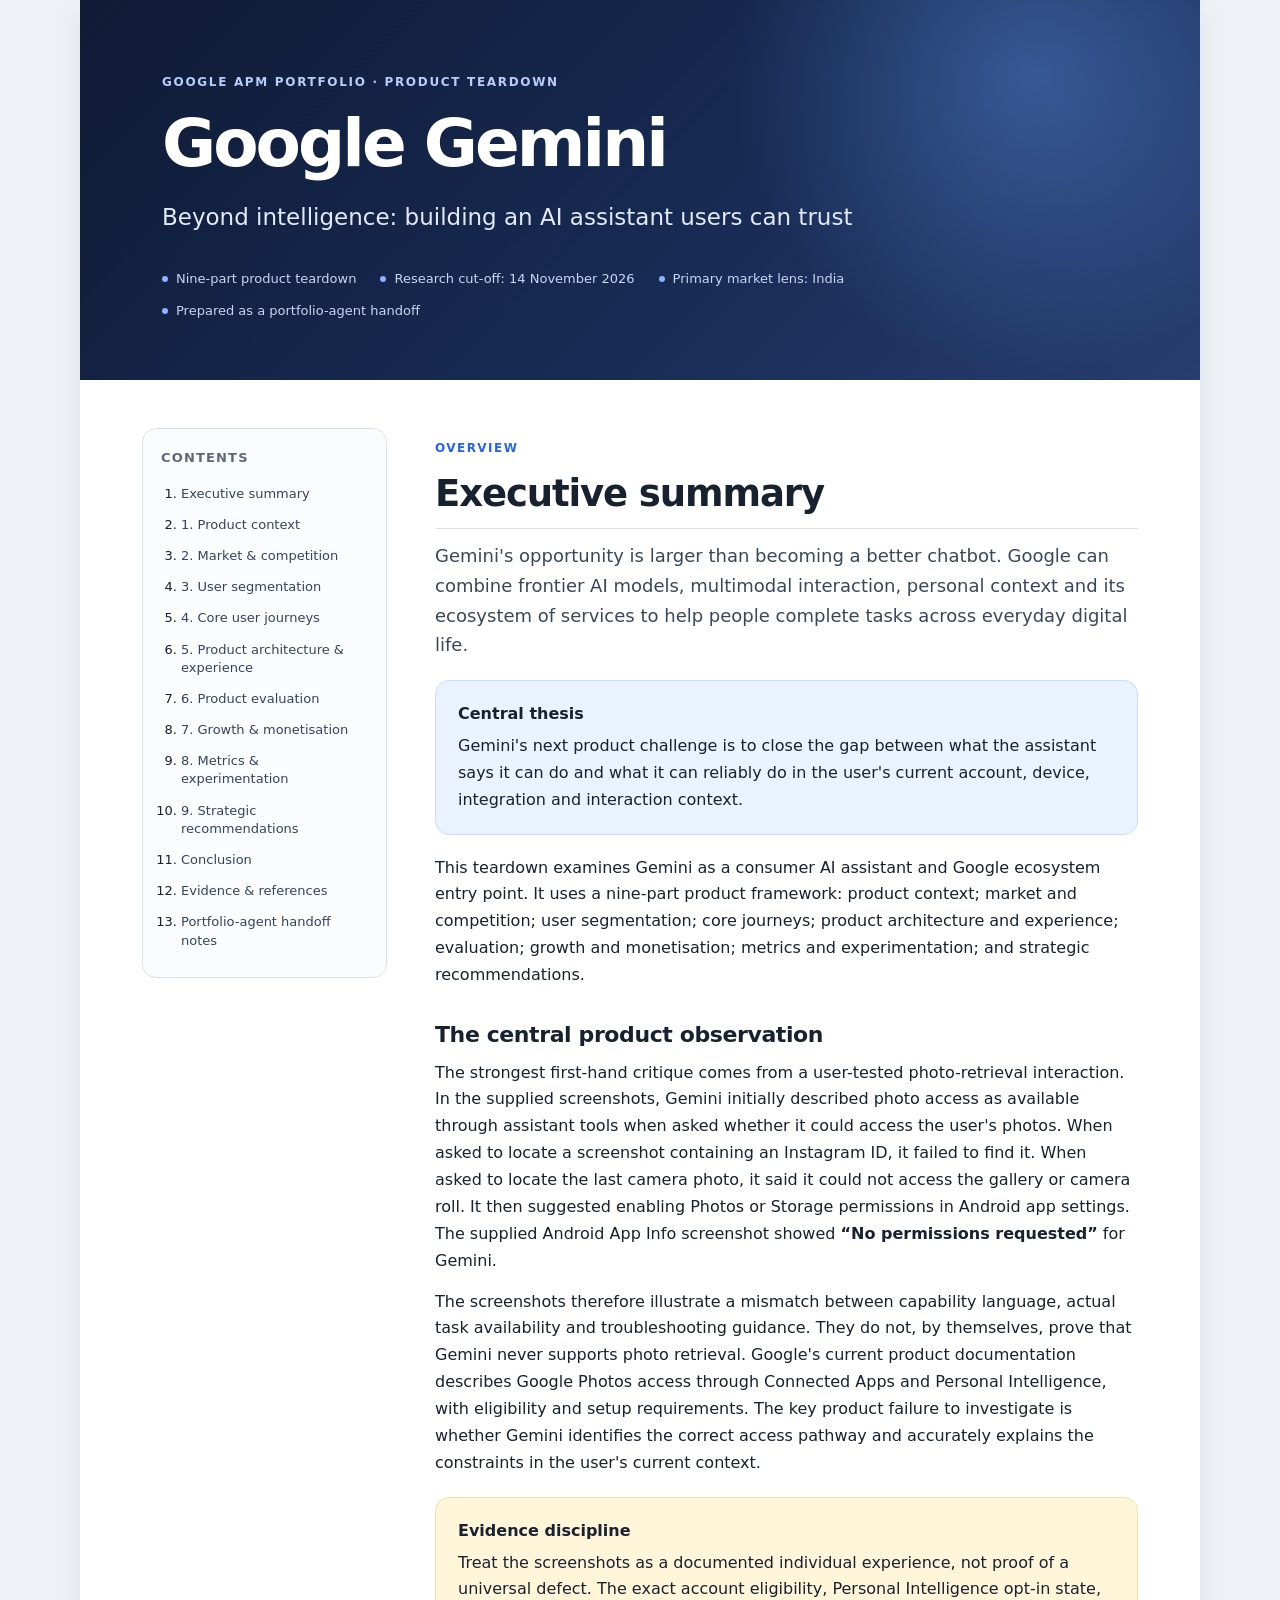
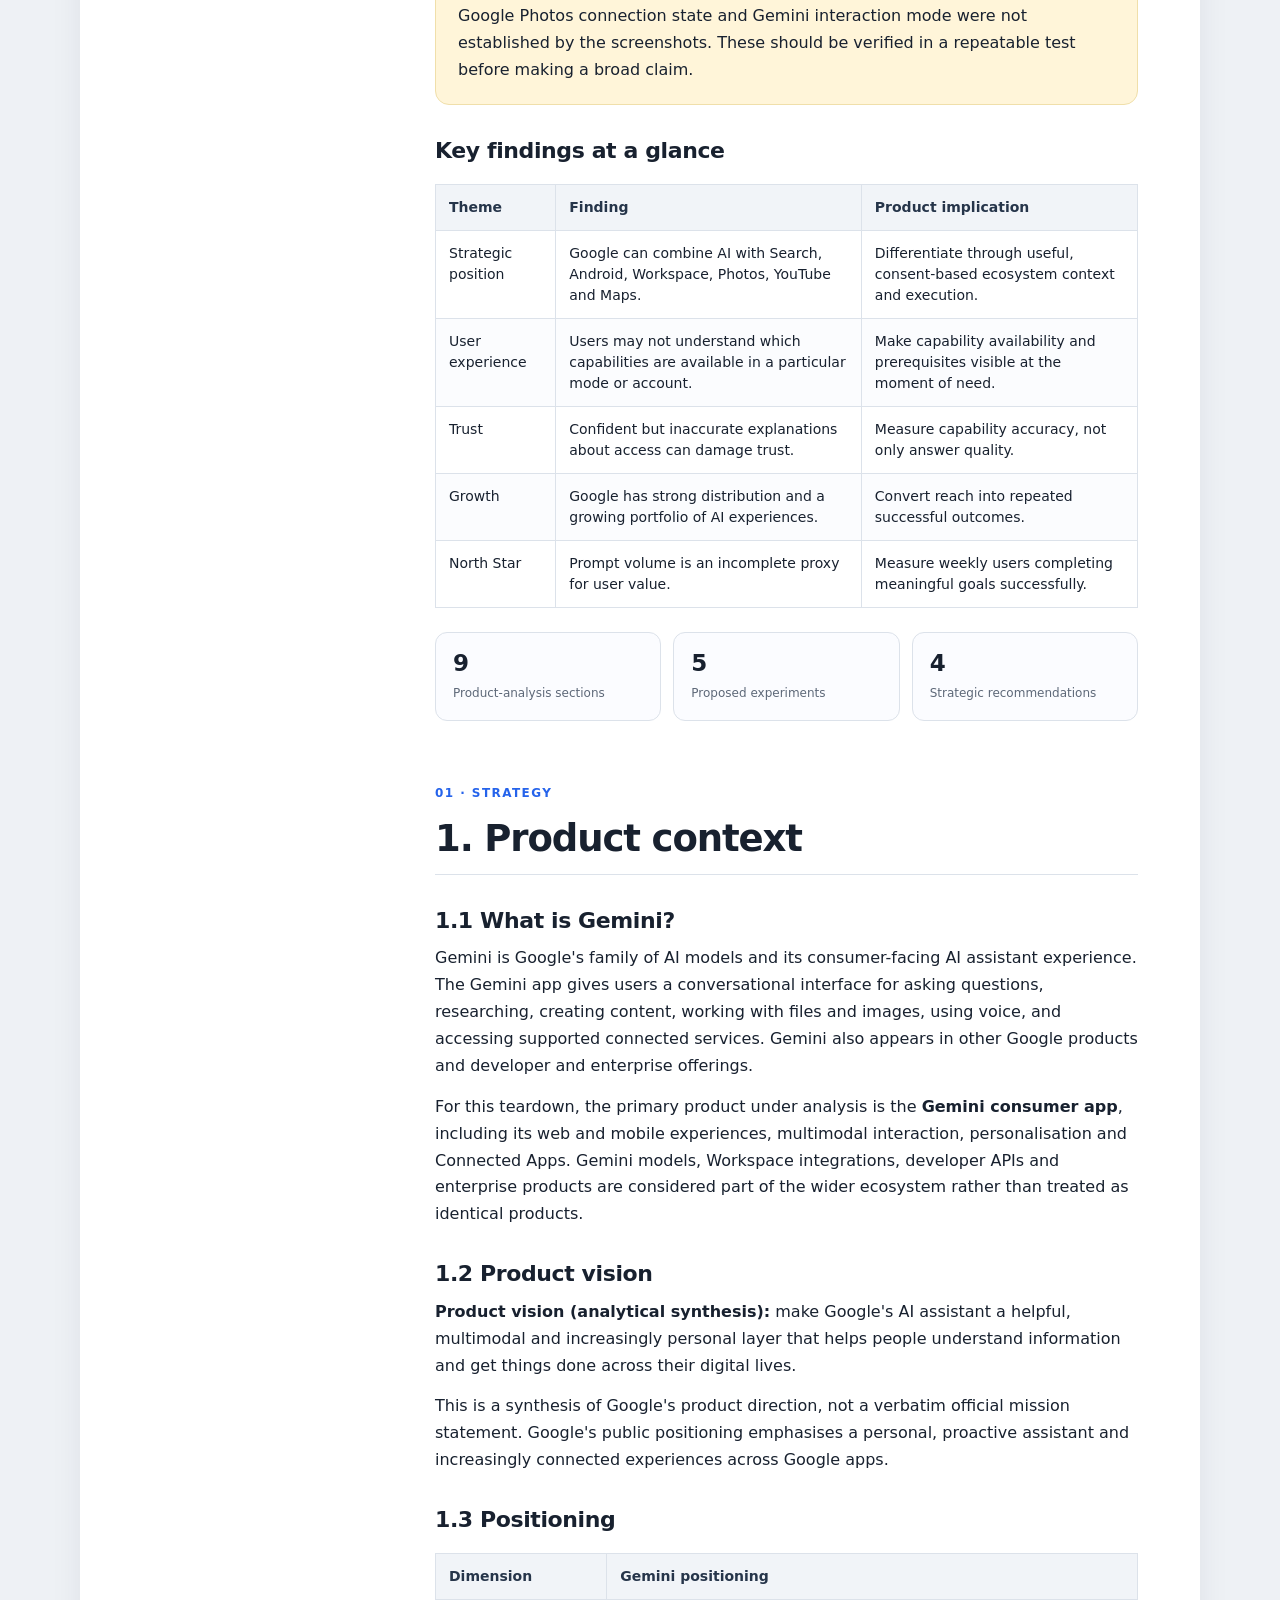
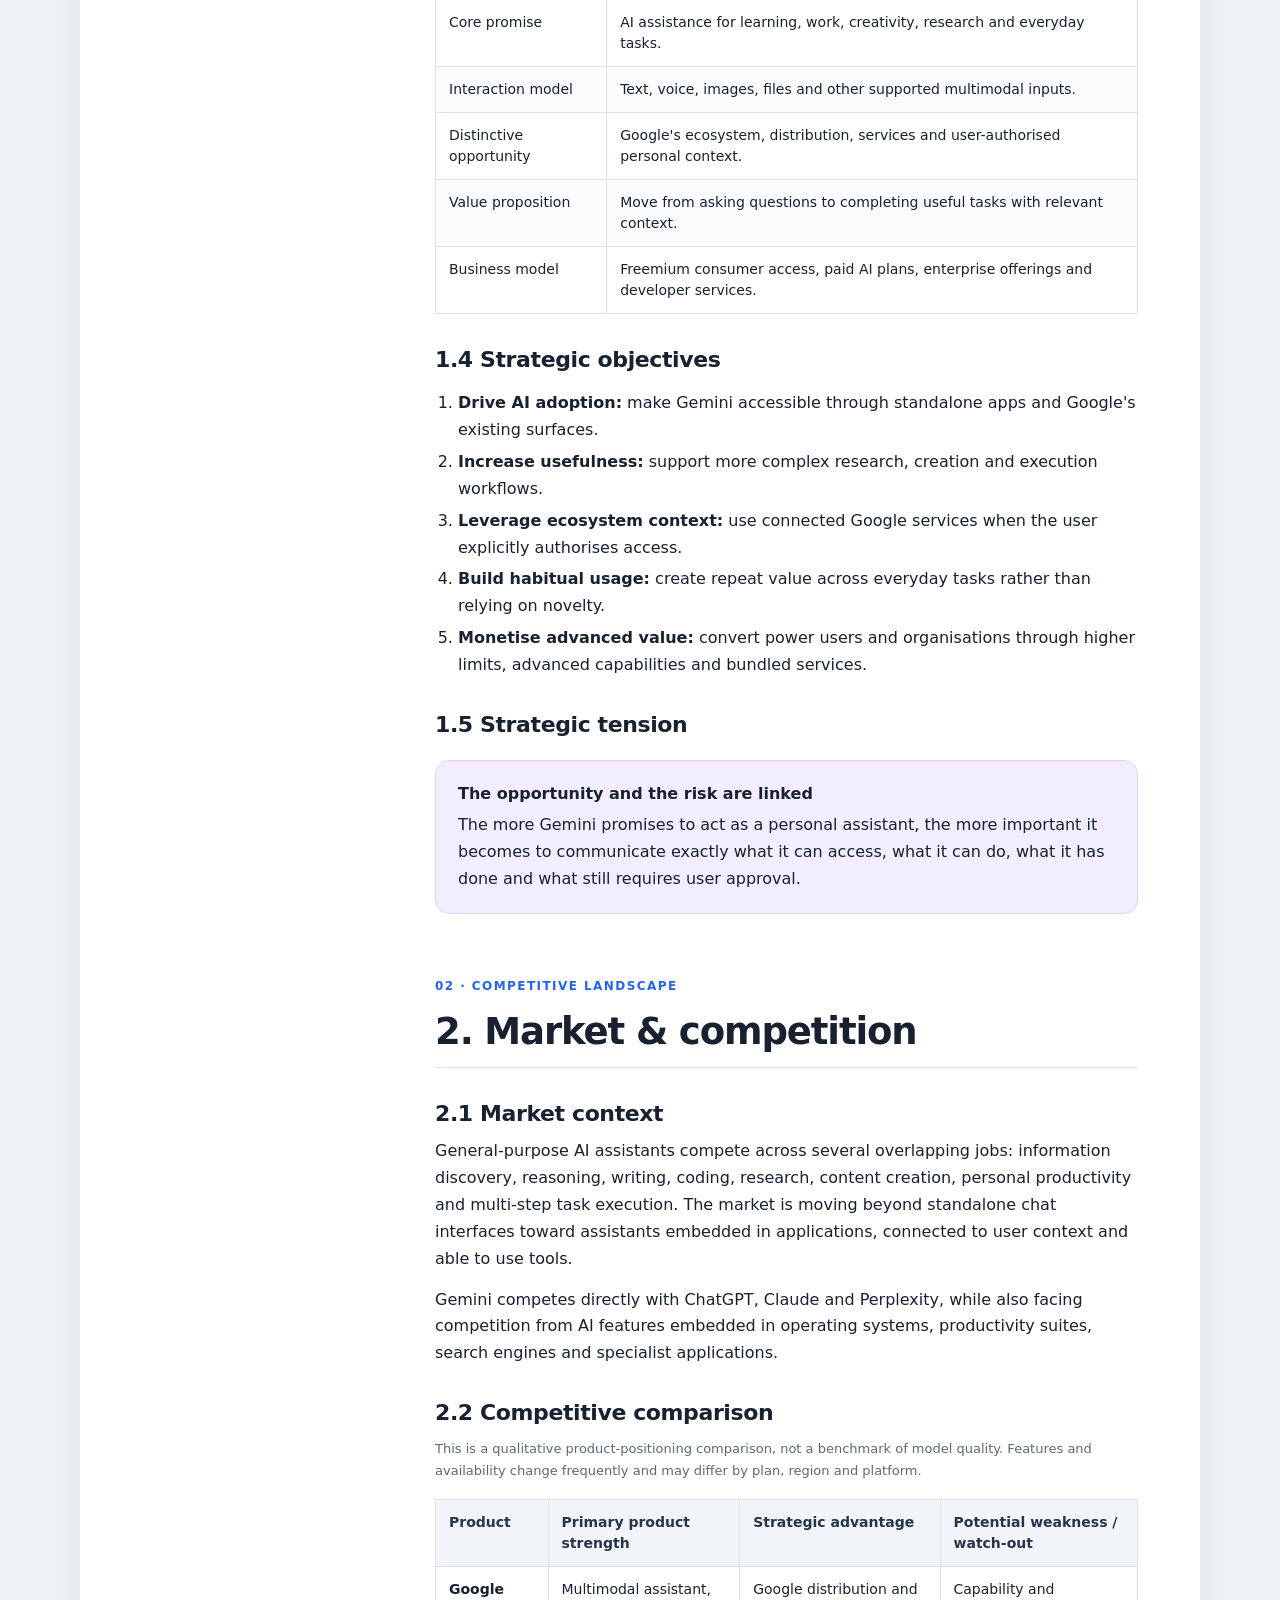
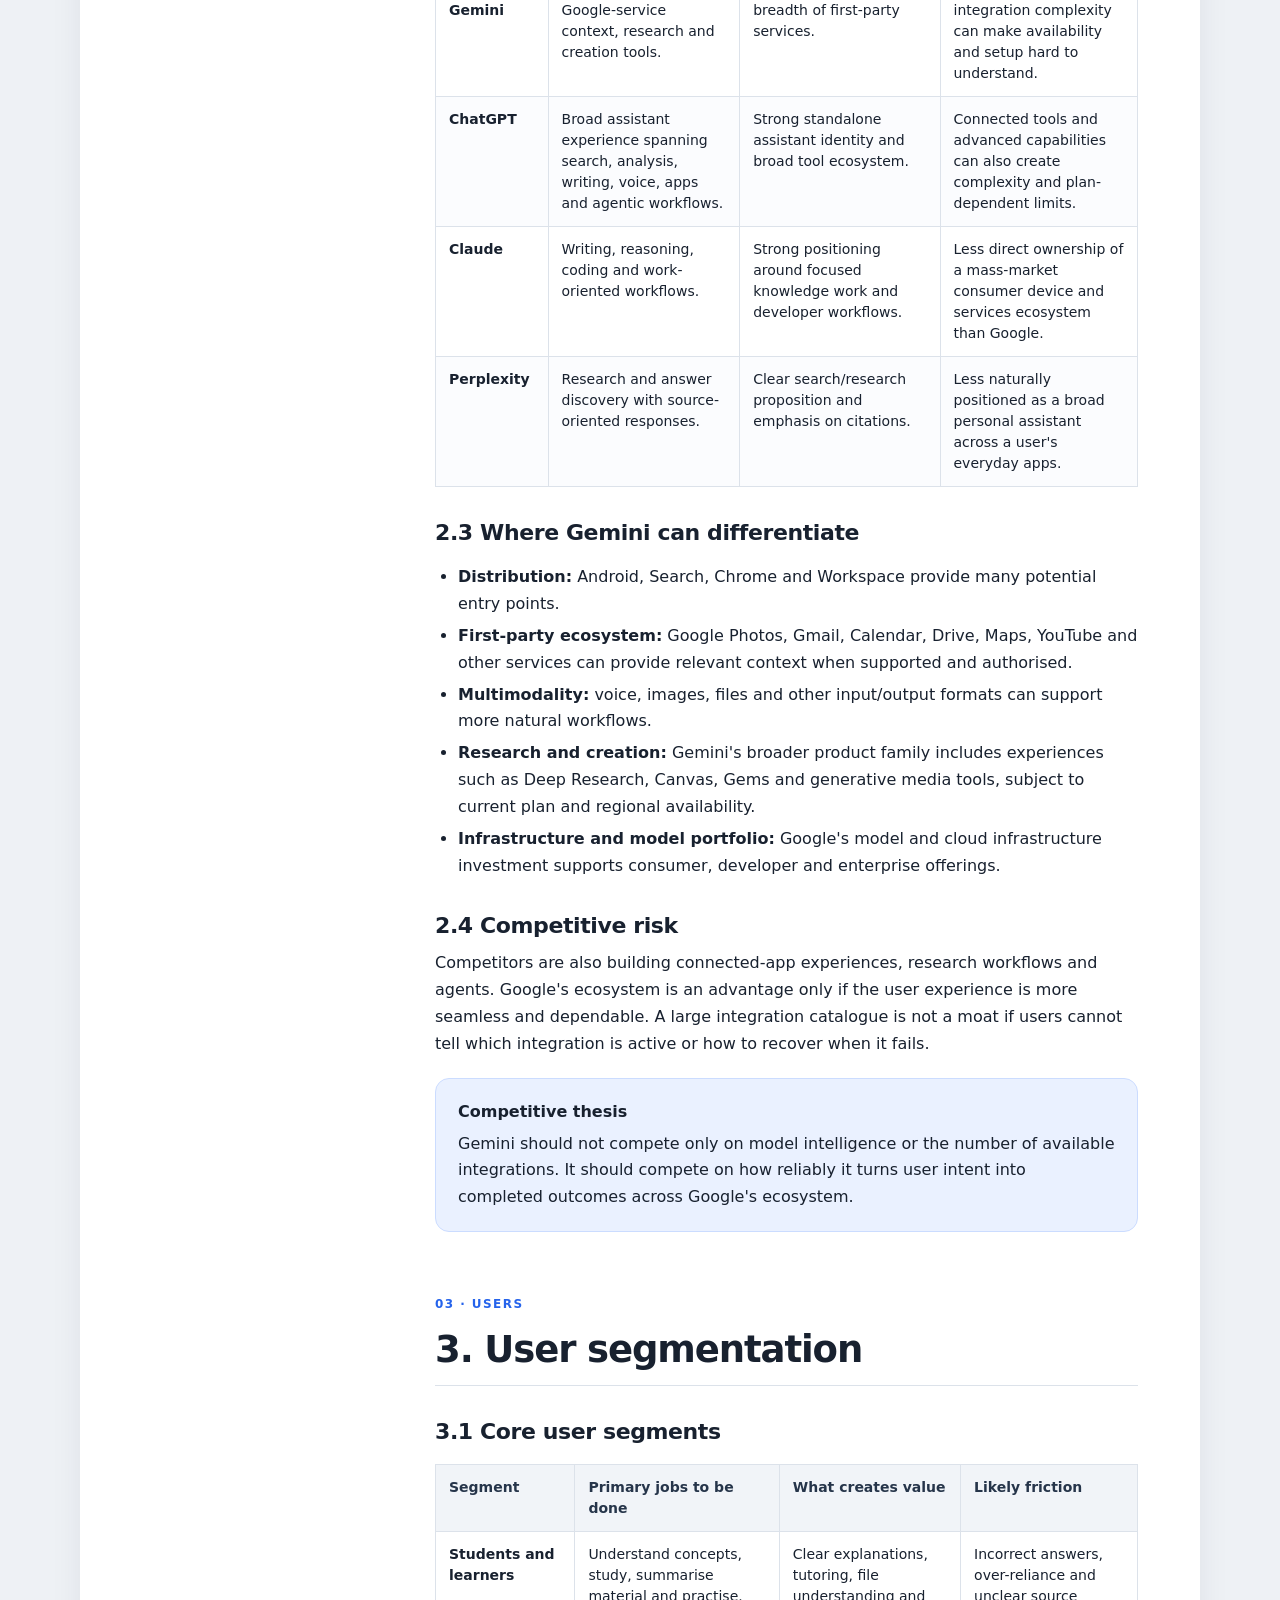
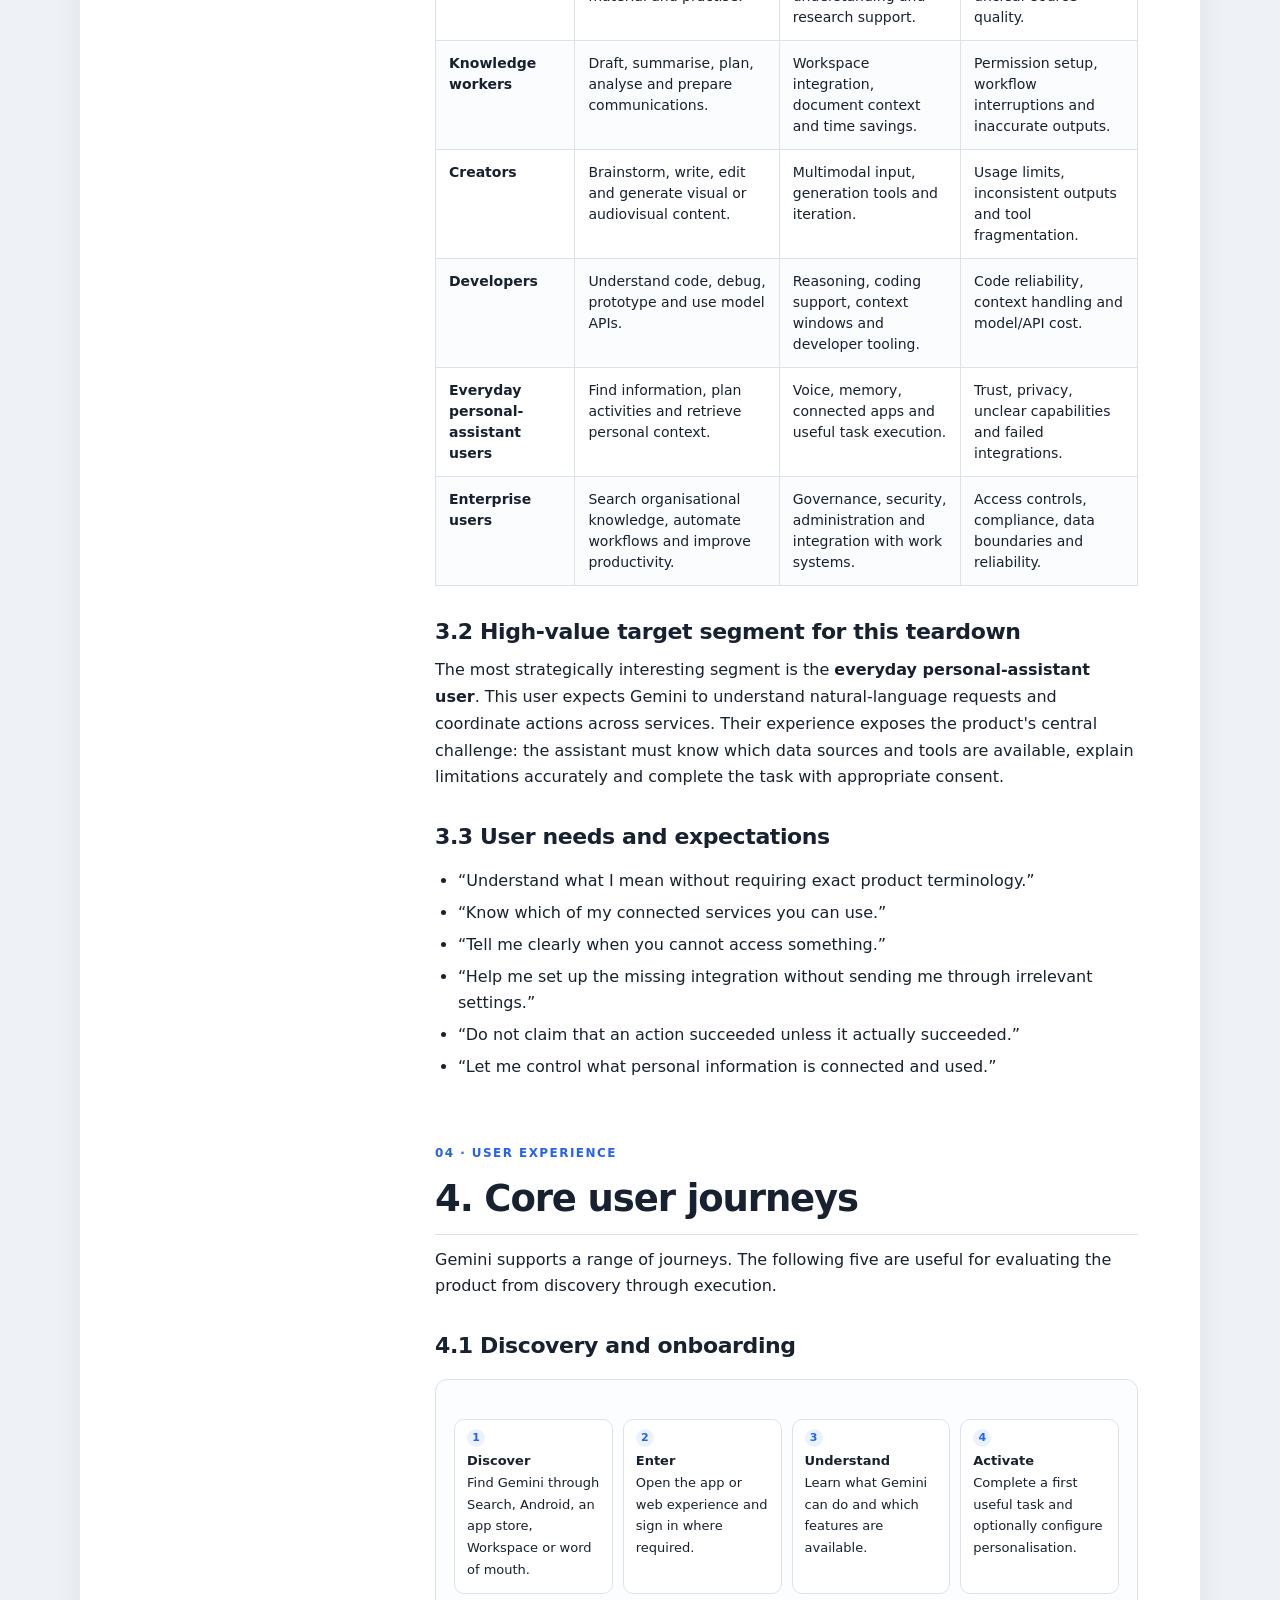
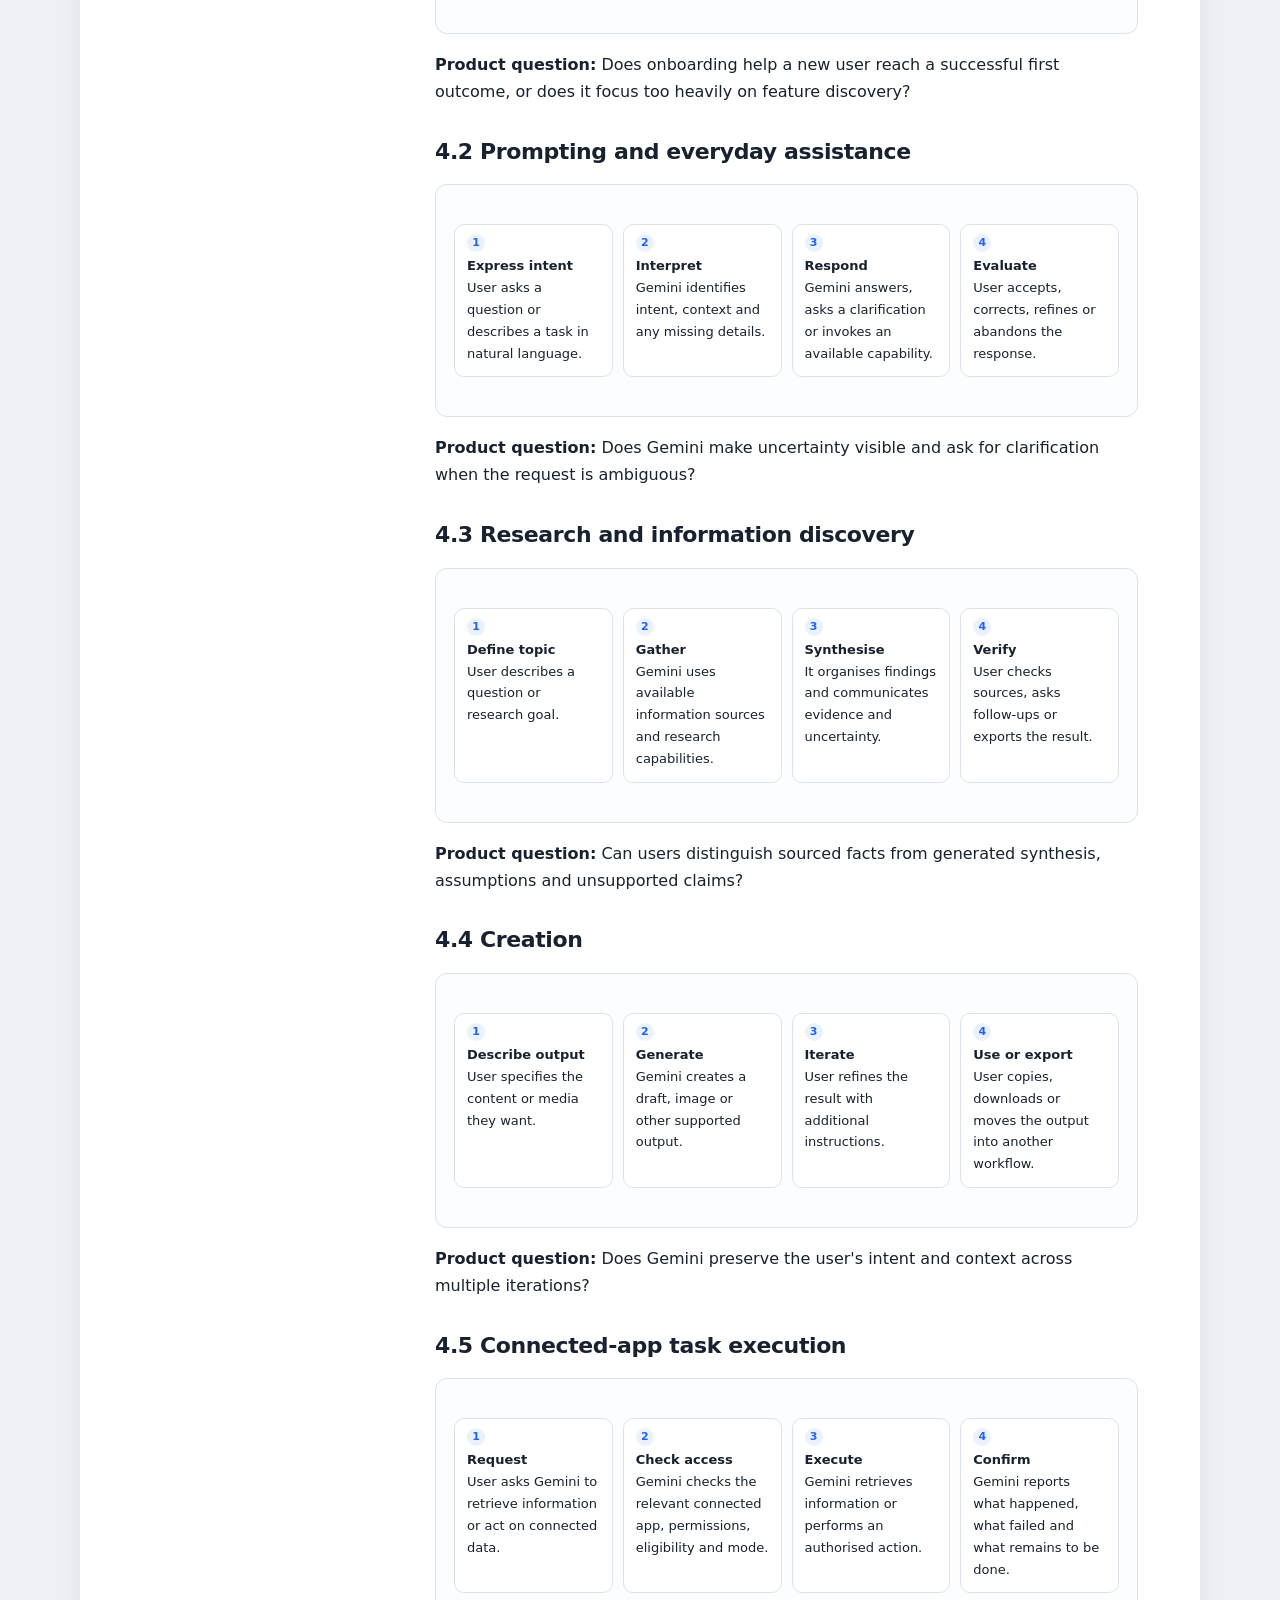
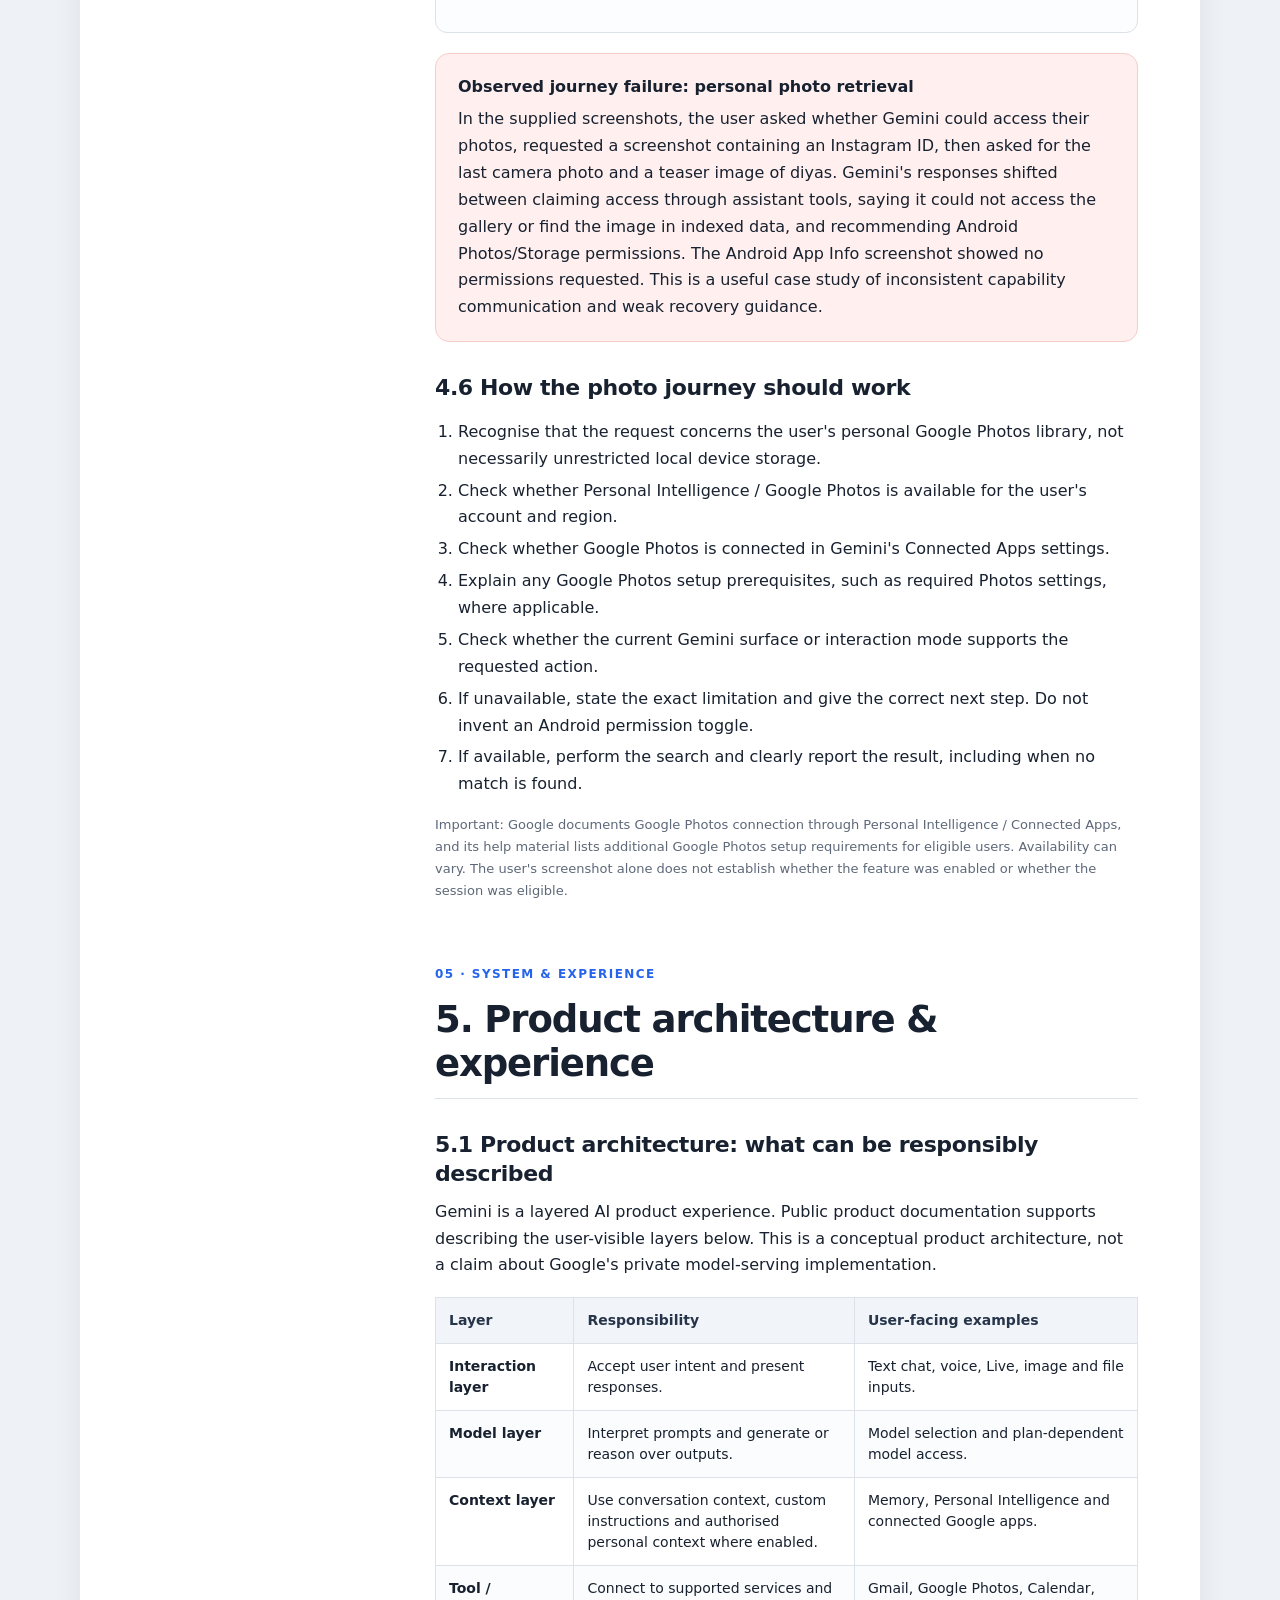
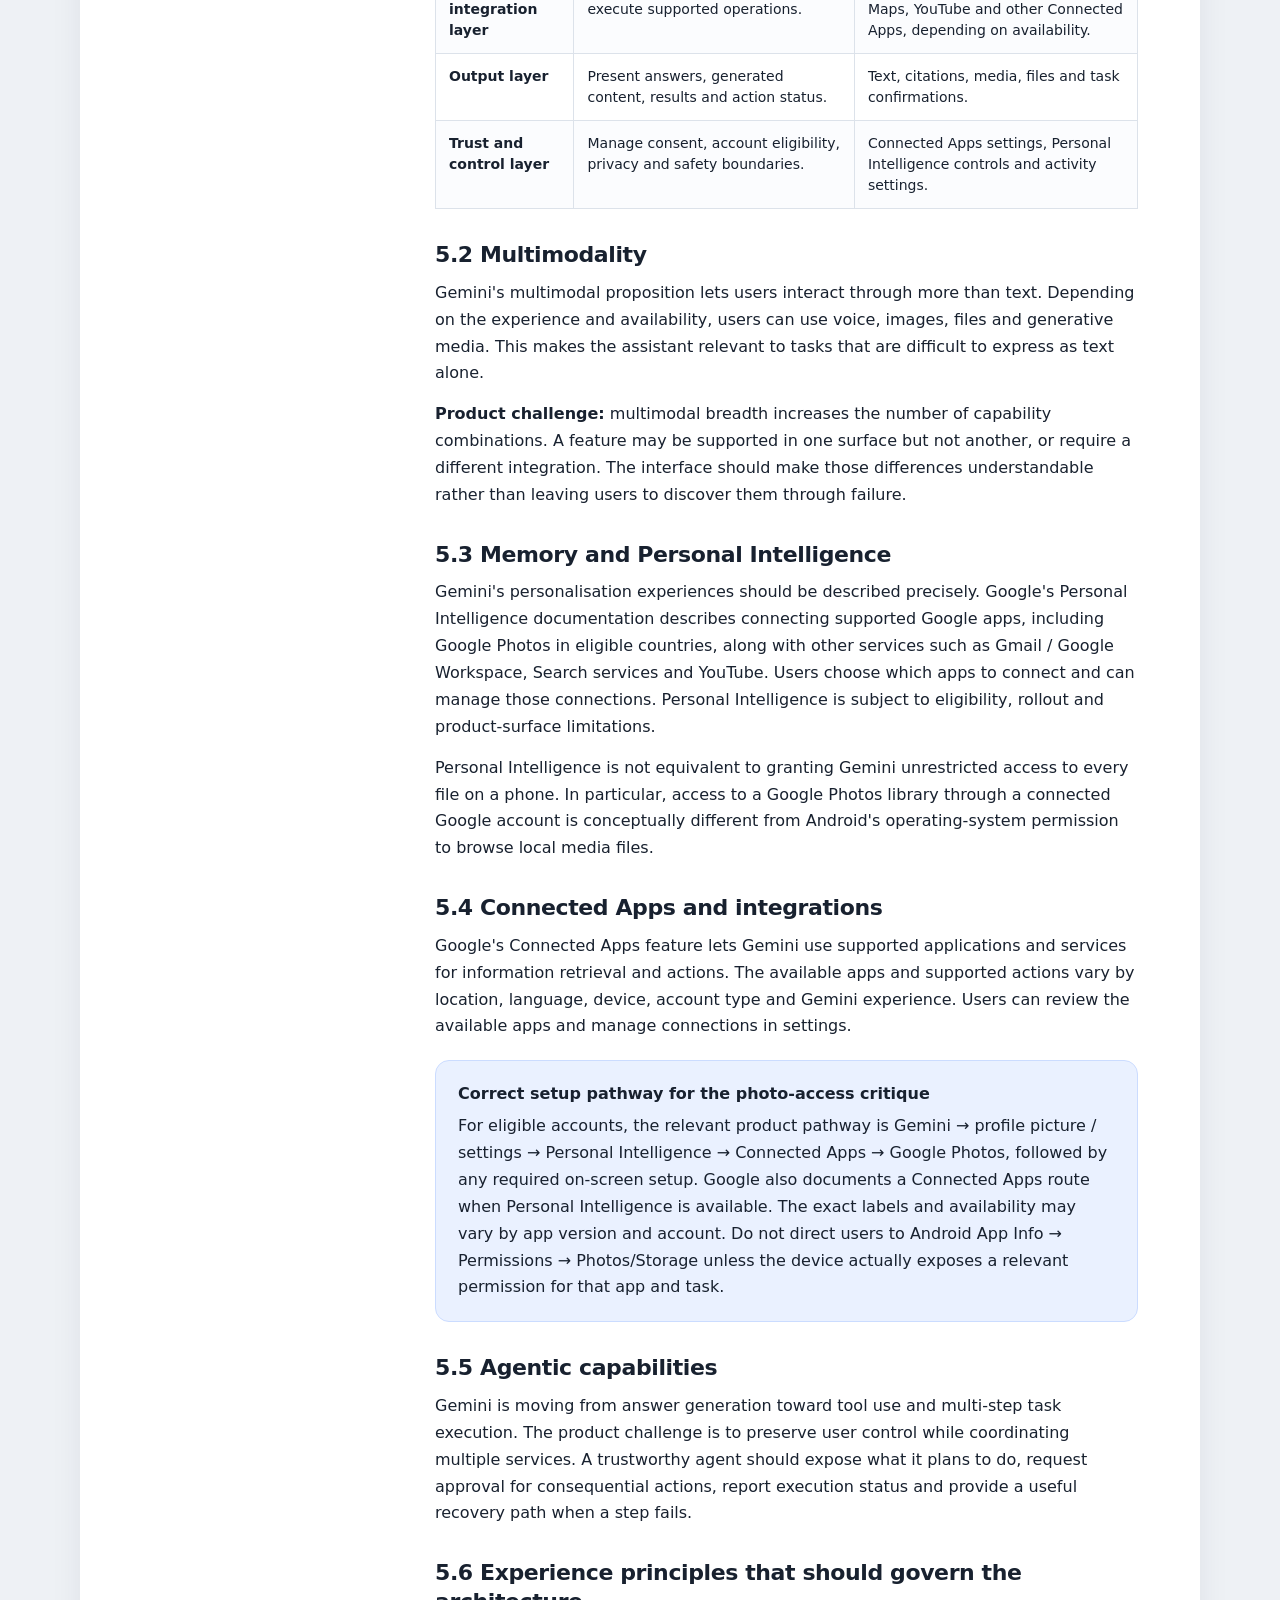
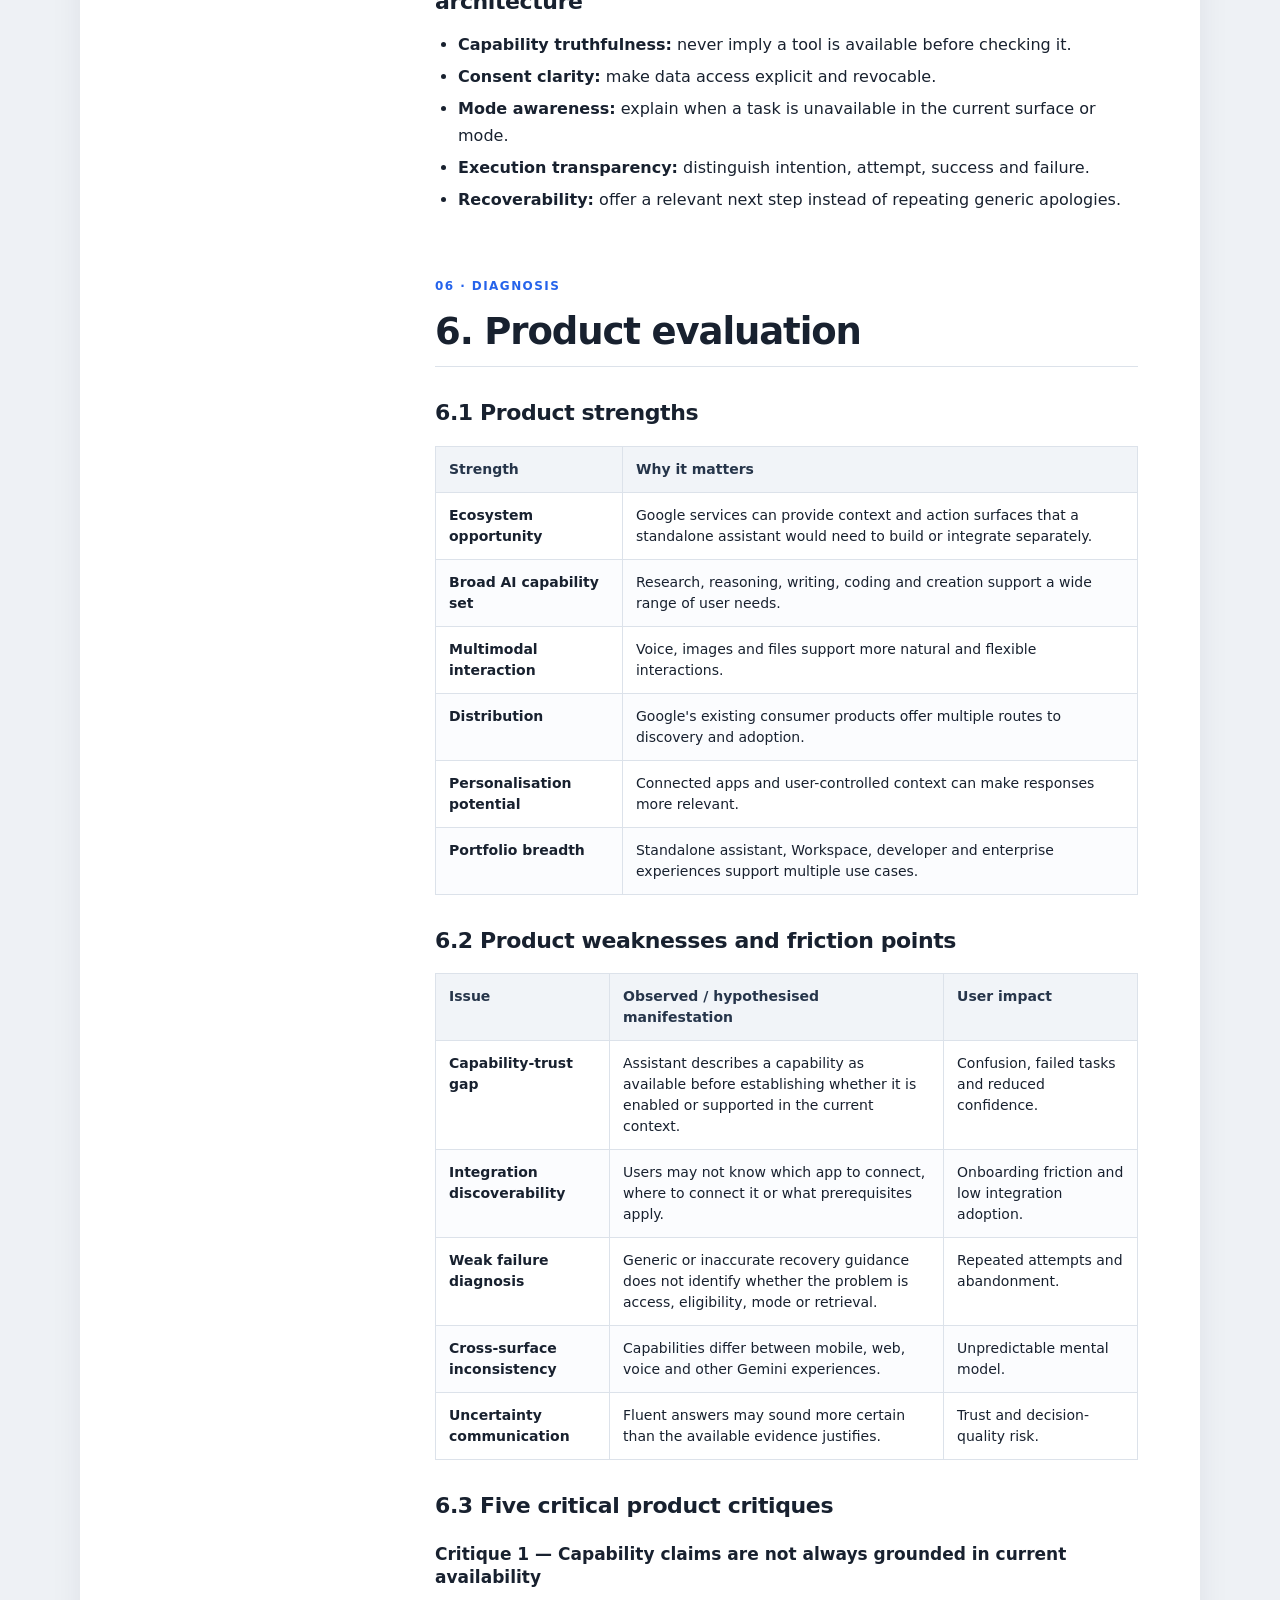
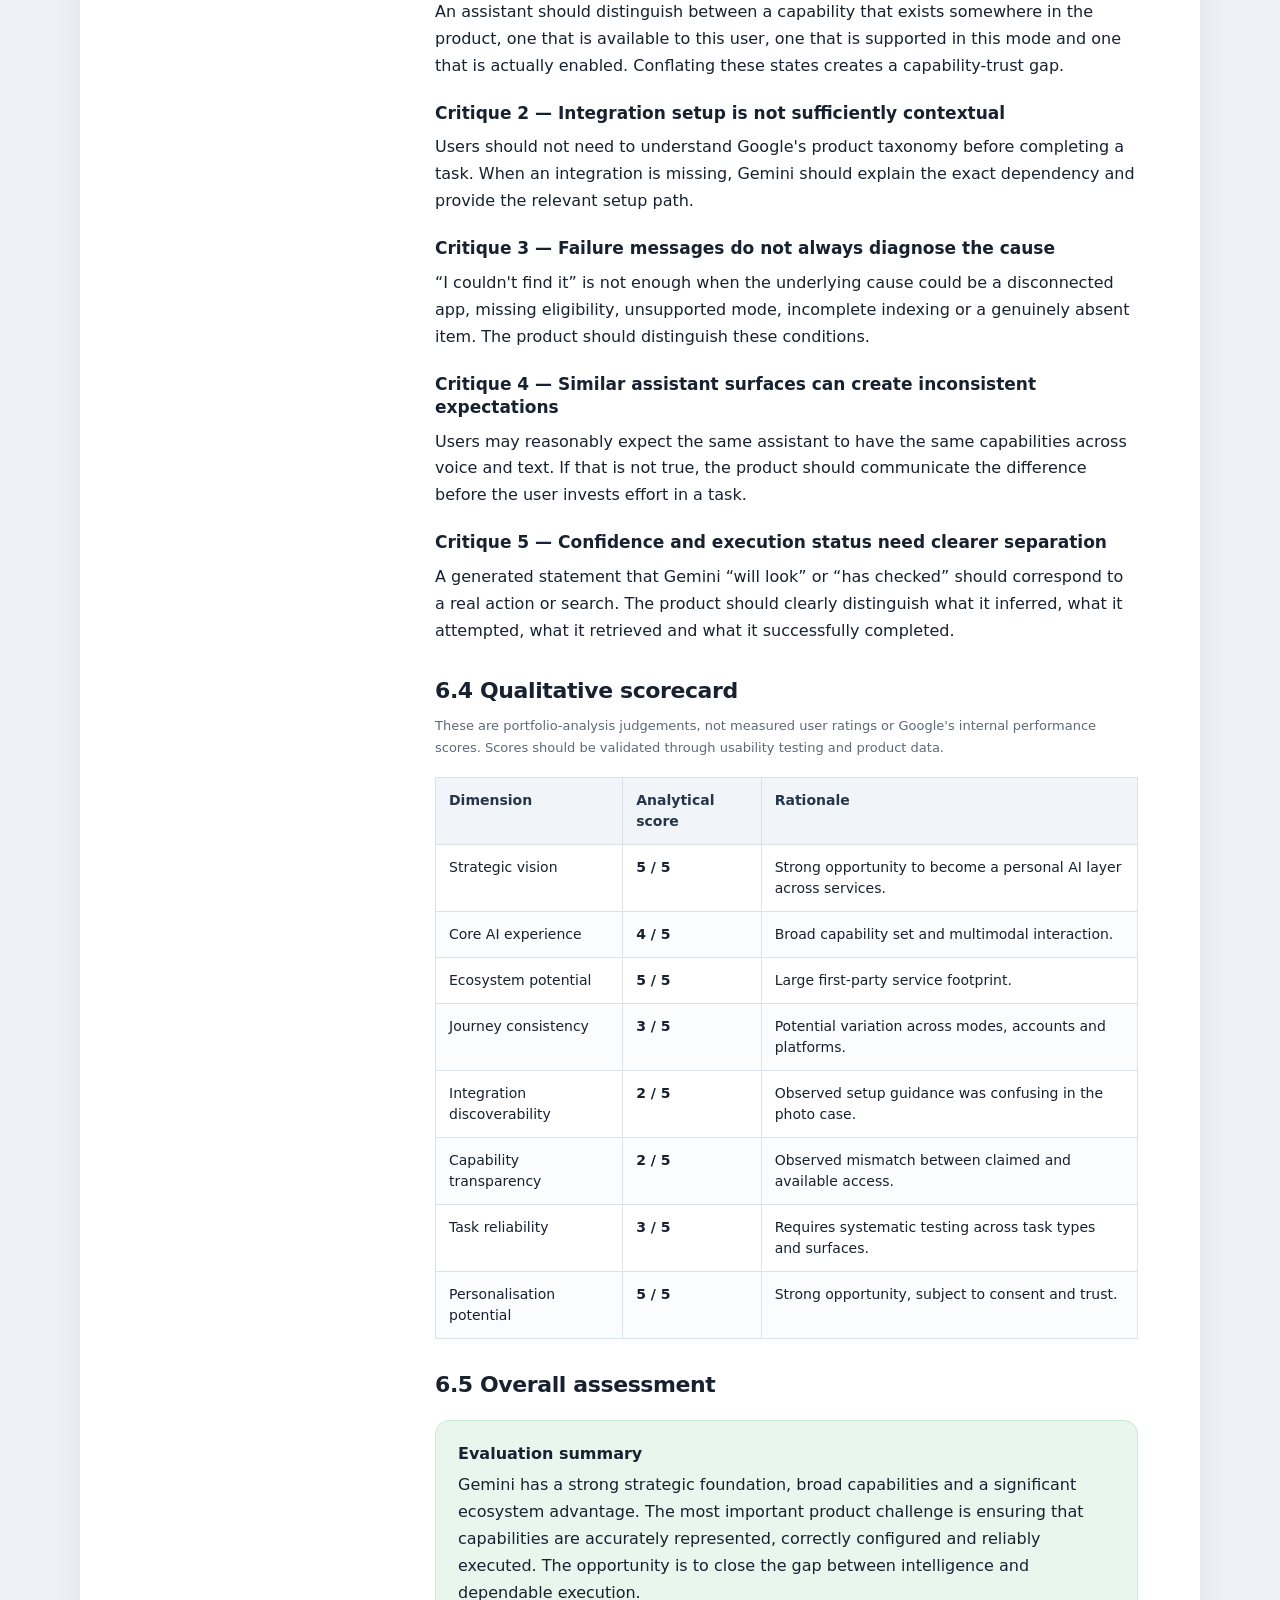
<file: public/assets/aistudio/google_gemini_product_teardown_08ac9794.html>
<!DOCTYPE html>
<html lang="en">
<head>
  <meta charset="utf-8">
  <meta name="viewport" content="width=device-width, initial-scale=1">
  <meta name="description" content="A research-grounded nine-part product teardown of Google Gemini for a Google APM portfolio.">
  <meta name="author" content="Product teardown working document">
  <meta name="date" content="2026-11-14">
  <title>Google Gemini Product Teardown | Beyond Intelligence</title>
  <style>
    :root {
      --ink: #18212f;
      --muted: #5d6878;
      --line: #dce2ea;
      --paper: #ffffff;
      --wash: #f4f6f9;
      --blue: #2563eb;
      --blue-soft: #eaf1ff;
      --green: #16794b;
      --green-soft: #e8f6ee;
      --amber: #946200;
      --amber-soft: #fff5d9;
      --red: #a33232;
      --red-soft: #fff0ef;
      --violet: #6941c6;
      --violet-soft: #f2edff;
      --radius: 14px;
      --shadow: 0 10px 30px rgba(20, 32, 52, .07);
    }
    * { box-sizing: border-box; }
    html { scroll-behavior: smooth; }
    body {
      margin: 0;
      background: #eef1f5;
      color: var(--ink);
      font: 16px/1.68 Inter, ui-sans-serif, system-ui, -apple-system, BlinkMacSystemFont, "Segoe UI", sans-serif;
    }
    a { color: #174ea6; text-decoration-thickness: 1px; text-underline-offset: 3px; overflow-wrap: anywhere; }
    a:hover { color: #0b3278; }
    .page { max-width: 1120px; margin: 0 auto; background: var(--paper); min-height: 100vh; box-shadow: var(--shadow); }
    .hero {
      padding: 72px clamp(24px, 7vw, 82px) 58px;
      color: #fff;
      background: radial-gradient(circle at 85% 20%, rgba(110, 164, 255, .35), transparent 30%),
                  linear-gradient(135deg, #101b35 0%, #172b54 58%, #273d70 100%);
    }
    .eyebrow { margin: 0 0 18px; color: #b9cdfb; text-transform: uppercase; letter-spacing: .14em; font-size: 12px; font-weight: 750; }
    h1 { margin: 0; max-width: 850px; font-size: clamp(38px, 6vw, 66px); line-height: 1.04; letter-spacing: -.045em; }
    .hero .subtitle { max-width: 720px; margin: 22px 0 0; color: #e2e9f8; font-size: clamp(18px, 2.2vw, 23px); line-height: 1.45; }
    .hero-meta { display: flex; flex-wrap: wrap; gap: 10px 24px; margin-top: 34px; color: #c9d6ef; font-size: 13px; }
    .hero-meta span { display: inline-flex; align-items: center; gap: 8px; }
    .hero-meta span::before { content: ""; width: 6px; height: 6px; border-radius: 50%; background: #8fb2ff; }
    .content { display: grid; grid-template-columns: 245px minmax(0, 1fr); gap: 48px; padding: 48px clamp(22px, 5vw, 62px) 90px; }
    nav { align-self: start; position: sticky; top: 20px; max-height: calc(100vh - 40px); overflow: auto; padding: 18px; border: 1px solid var(--line); border-radius: var(--radius); background: #fbfcfe; }
    nav h2 { margin: 0 0 12px; font-size: 13px; text-transform: uppercase; letter-spacing: .09em; color: var(--muted); }
    nav ol { margin: 0; padding-left: 20px; }
    nav li { padding: 4px 0; font-size: 13px; line-height: 1.4; }
    nav a { color: #34445c; text-decoration: none; }
    nav a:hover { color: var(--blue); text-decoration: underline; }
    main { min-width: 0; }
    section { margin: 0 0 62px; scroll-margin-top: 24px; }
    h2.section-title { margin: 0 0 12px; padding-bottom: 12px; border-bottom: 1px solid var(--line); font-size: clamp(27px, 3.4vw, 37px); line-height: 1.2; letter-spacing: -.03em; }
    .section-kicker { color: var(--blue); font-size: 12px; font-weight: 800; text-transform: uppercase; letter-spacing: .12em; }
    h3 { margin: 32px 0 10px; font-size: 22px; line-height: 1.3; letter-spacing: -.018em; }
    h4 { margin: 22px 0 8px; font-size: 17px; line-height: 1.35; }
    p { margin: 10px 0 14px; }
    ul, ol { padding-left: 23px; }
    li { margin: 5px 0; }
    .lead { color: #39475a; font-size: 18px; line-height: 1.65; }
    .muted { color: var(--muted); }
    .small { font-size: 13px; color: var(--muted); }
    .callout, .card { margin: 20px 0; padding: 20px 22px; border: 1px solid var(--line); border-radius: var(--radius); background: #fff; }
    .callout.blue { background: var(--blue-soft); border-color: #cbdcff; }
    .callout.green { background: var(--green-soft); border-color: #c9ead6; }
    .callout.amber { background: var(--amber-soft); border-color: #f0dfaa; }
    .callout.red { background: var(--red-soft); border-color: #f3ceca; }
    .callout.violet { background: var(--violet-soft); border-color: #ded2ff; }
    .callout strong:first-child { display: block; margin-bottom: 5px; }
    .tag { display: inline-block; padding: 3px 9px; margin: 2px 5px 2px 0; border-radius: 999px; background: var(--wash); color: #405069; font-size: 11px; font-weight: 800; letter-spacing: .04em; text-transform: uppercase; }
    .tag.high { background: var(--red-soft); color: var(--red); }
    .tag.medium { background: var(--amber-soft); color: var(--amber); }
    .tag.low { background: var(--green-soft); color: var(--green); }
    table { width: 100%; border-collapse: collapse; margin: 18px 0 24px; font-size: 14px; line-height: 1.5; }
    th, td { padding: 12px 13px; border: 1px solid var(--line); vertical-align: top; text-align: left; }
    th { background: #f1f4f8; font-weight: 750; color: #26354a; }
    tr:nth-child(even) td { background: #fbfcfe; }
    .metric { display: grid; grid-template-columns: repeat(3, 1fr); gap: 12px; margin: 20px 0; }
    .metric > div { padding: 17px; border: 1px solid var(--line); border-radius: 12px; background: #fbfcff; }
    .metric strong { display: block; font-size: 23px; line-height: 1.2; }
    .metric span { display: block; margin-top: 6px; color: var(--muted); font-size: 12px; }
    .journey { margin: 18px 0; padding: 18px; border: 1px solid var(--line); border-radius: 12px; background: #fcfdff; }
    .journey ol { display: grid; grid-template-columns: repeat(4, 1fr); gap: 10px; list-style: none; padding: 0; counter-reset: step; }
    .journey li { position: relative; min-height: 100px; padding: 30px 12px 12px; border: 1px solid var(--line); border-radius: 10px; background: #fff; font-size: 13px; }
    .journey li::before { counter-increment: step; content: counter(step); position: absolute; top: 9px; left: 12px; width: 18px; height: 18px; display: grid; place-items: center; border-radius: 50%; background: var(--blue-soft); color: var(--blue); font-size: 11px; font-weight: 800; }
    .score { white-space: nowrap; font-weight: 800; }
    .bar { height: 8px; width: 100%; margin-top: 7px; border-radius: 20px; background: #e9edf3; overflow: hidden; }
    .bar > span { display: block; height: 100%; border-radius: inherit; background: #5a83d8; }
    .source-list li { margin: 10px 0; }
    .footer { padding: 28px clamp(22px, 5vw, 62px); border-top: 1px solid var(--line); background: #f8fafc; color: var(--muted); font-size: 12px; }
    code { padding: 2px 5px; border-radius: 5px; background: #f0f2f6; font-size: .9em; }
    .no-break { break-inside: avoid; }
    @media (max-width: 850px) {
      .content { display: block; }
      nav { position: static; max-height: none; margin-bottom: 40px; }
      nav ol { columns: 2; }
    }
    @media (max-width: 560px) {
      .hero { padding-top: 48px; }
      .metric { grid-template-columns: 1fr; }
      .journey ol { grid-template-columns: repeat(2, 1fr); }
      nav ol { columns: 1; }
      table { display: block; overflow-x: auto; }
    }
    @media print {
      body { background: #fff; font-size: 11pt; }
      .page { box-shadow: none; max-width: none; }
      .content { display: block; padding: 28px; }
      nav { position: static; max-height: none; margin-bottom: 28px; }
      nav ol { columns: 3; }
      .hero { print-color-adjust: exact; -webkit-print-color-adjust: exact; }
      a { color: inherit; }
      section { break-inside: auto; }
      h2, h3, h4 { break-after: avoid; }
      table, .callout, .card, .journey { break-inside: avoid; }
    }
  </style>
</head>
<body>
<div class="page">
  <header class="hero">
    <p class="eyebrow">Google APM Portfolio · Product Teardown</p>
    <h1>Google Gemini</h1>
    <p class="subtitle">Beyond intelligence: building an AI assistant users can trust</p>
    <div class="hero-meta">
      <span>Nine-part product teardown</span>
      <span>Research cut-off: 14 November 2026</span>
      <span>Primary market lens: India</span>
      <span>Prepared as a portfolio-agent handoff</span>
    </div>
  </header>

  <div class="content">
    <nav aria-label="Table of contents">
      <h2>Contents</h2>
      <ol>
        <li><a href="#executive-summary">Executive summary</a></li>
        <li><a href="#product-context">1. Product context</a></li>
        <li><a href="#market">2. Market & competition</a></li>
        <li><a href="#segments">3. User segmentation</a></li>
        <li><a href="#journeys">4. Core user journeys</a></li>
        <li><a href="#architecture">5. Product architecture & experience</a></li>
        <li><a href="#evaluation">6. Product evaluation</a></li>
        <li><a href="#growth">7. Growth & monetisation</a></li>
        <li><a href="#metrics">8. Metrics & experimentation</a></li>
        <li><a href="#recommendations">9. Strategic recommendations</a></li>
        <li><a href="#conclusion">Conclusion</a></li>
        <li><a href="#evidence">Evidence & references</a></li>
        <li><a href="#agent-handoff">Portfolio-agent handoff notes</a></li>
      </ol>
    </nav>

    <main>
      <section id="executive-summary">
        <p class="section-kicker">Overview</p>
        <h2 class="section-title">Executive summary</h2>
        <p class="lead">Gemini's opportunity is larger than becoming a better chatbot. Google can combine frontier AI models, multimodal interaction, personal context and its ecosystem of services to help people complete tasks across everyday digital life.</p>
        <div class="callout blue">
          <strong>Central thesis</strong>
          Gemini's next product challenge is to close the gap between what the assistant says it can do and what it can reliably do in the user's current account, device, integration and interaction context.
        </div>
        <p>This teardown examines Gemini as a consumer AI assistant and Google ecosystem entry point. It uses a nine-part product framework: product context; market and competition; user segmentation; core journeys; product architecture and experience; evaluation; growth and monetisation; metrics and experimentation; and strategic recommendations.</p>
        <h3>The central product observation</h3>
        <p>The strongest first-hand critique comes from a user-tested photo-retrieval interaction. In the supplied screenshots, Gemini initially described photo access as available through assistant tools when asked whether it could access the user's photos. When asked to locate a screenshot containing an Instagram ID, it failed to find it. When asked to locate the last camera photo, it said it could not access the gallery or camera roll. It then suggested enabling Photos or Storage permissions in Android app settings. The supplied Android App Info screenshot showed <strong>“No permissions requested”</strong> for Gemini.</p>
        <p>The screenshots therefore illustrate a mismatch between capability language, actual task availability and troubleshooting guidance. They do not, by themselves, prove that Gemini never supports photo retrieval. Google's current product documentation describes Google Photos access through Connected Apps and Personal Intelligence, with eligibility and setup requirements. The key product failure to investigate is whether Gemini identifies the correct access pathway and accurately explains the constraints in the user's current context.</p>
        <div class="callout amber">
          <strong>Evidence discipline</strong>
          Treat the screenshots as a documented individual experience, not proof of a universal defect. The exact account eligibility, Personal Intelligence opt-in state, Google Photos connection state and Gemini interaction mode were not established by the screenshots. These should be verified in a repeatable test before making a broad claim.
        </div>
        <h3>Key findings at a glance</h3>
        <table>
          <thead><tr><th>Theme</th><th>Finding</th><th>Product implication</th></tr></thead>
          <tbody>
            <tr><td>Strategic position</td><td>Google can combine AI with Search, Android, Workspace, Photos, YouTube and Maps.</td><td>Differentiate through useful, consent-based ecosystem context and execution.</td></tr>
            <tr><td>User experience</td><td>Users may not understand which capabilities are available in a particular mode or account.</td><td>Make capability availability and prerequisites visible at the moment of need.</td></tr>
            <tr><td>Trust</td><td>Confident but inaccurate explanations about access can damage trust.</td><td>Measure capability accuracy, not only answer quality.</td></tr>
            <tr><td>Growth</td><td>Google has strong distribution and a growing portfolio of AI experiences.</td><td>Convert reach into repeated successful outcomes.</td></tr>
            <tr><td>North Star</td><td>Prompt volume is an incomplete proxy for user value.</td><td>Measure weekly users completing meaningful goals successfully.</td></tr>
          </tbody>
        </table>
        <div class="metric">
          <div><strong>9</strong><span>Product-analysis sections</span></div>
          <div><strong>5</strong><span>Proposed experiments</span></div>
          <div><strong>4</strong><span>Strategic recommendations</span></div>
        </div>
      </section>

      <section id="product-context">
        <p class="section-kicker">01 · Strategy</p>
        <h2 class="section-title">1. Product context</h2>
        <h3>1.1 What is Gemini?</h3>
        <p>Gemini is Google's family of AI models and its consumer-facing AI assistant experience. The Gemini app gives users a conversational interface for asking questions, researching, creating content, working with files and images, using voice, and accessing supported connected services. Gemini also appears in other Google products and developer and enterprise offerings.</p>
        <p>For this teardown, the primary product under analysis is the <strong>Gemini consumer app</strong>, including its web and mobile experiences, multimodal interaction, personalisation and Connected Apps. Gemini models, Workspace integrations, developer APIs and enterprise products are considered part of the wider ecosystem rather than treated as identical products.</p>
        <h3>1.2 Product vision</h3>
        <p><strong>Product vision (analytical synthesis):</strong> make Google's AI assistant a helpful, multimodal and increasingly personal layer that helps people understand information and get things done across their digital lives.</p>
        <p>This is a synthesis of Google's product direction, not a verbatim official mission statement. Google's public positioning emphasises a personal, proactive assistant and increasingly connected experiences across Google apps.</p>
        <h3>1.3 Positioning</h3>
        <table>
          <thead><tr><th>Dimension</th><th>Gemini positioning</th></tr></thead>
          <tbody>
            <tr><td>Core promise</td><td>AI assistance for learning, work, creativity, research and everyday tasks.</td></tr>
            <tr><td>Interaction model</td><td>Text, voice, images, files and other supported multimodal inputs.</td></tr>
            <tr><td>Distinctive opportunity</td><td>Google's ecosystem, distribution, services and user-authorised personal context.</td></tr>
            <tr><td>Value proposition</td><td>Move from asking questions to completing useful tasks with relevant context.</td></tr>
            <tr><td>Business model</td><td>Freemium consumer access, paid AI plans, enterprise offerings and developer services.</td></tr>
          </tbody>
        </table>
        <h3>1.4 Strategic objectives</h3>
        <ol>
          <li><strong>Drive AI adoption:</strong> make Gemini accessible through standalone apps and Google's existing surfaces.</li>
          <li><strong>Increase usefulness:</strong> support more complex research, creation and execution workflows.</li>
          <li><strong>Leverage ecosystem context:</strong> use connected Google services when the user explicitly authorises access.</li>
          <li><strong>Build habitual usage:</strong> create repeat value across everyday tasks rather than relying on novelty.</li>
          <li><strong>Monetise advanced value:</strong> convert power users and organisations through higher limits, advanced capabilities and bundled services.</li>
        </ol>
        <h3>1.5 Strategic tension</h3>
        <div class="callout violet">
          <strong>The opportunity and the risk are linked</strong>
          The more Gemini promises to act as a personal assistant, the more important it becomes to communicate exactly what it can access, what it can do, what it has done and what still requires user approval.
        </div>
      </section>

      <section id="market">
        <p class="section-kicker">02 · Competitive landscape</p>
        <h2 class="section-title">2. Market & competition</h2>
        <h3>2.1 Market context</h3>
        <p>General-purpose AI assistants compete across several overlapping jobs: information discovery, reasoning, writing, coding, research, content creation, personal productivity and multi-step task execution. The market is moving beyond standalone chat interfaces toward assistants embedded in applications, connected to user context and able to use tools.</p>
        <p>Gemini competes directly with ChatGPT, Claude and Perplexity, while also facing competition from AI features embedded in operating systems, productivity suites, search engines and specialist applications.</p>
        <h3>2.2 Competitive comparison</h3>
        <p class="small">This is a qualitative product-positioning comparison, not a benchmark of model quality. Features and availability change frequently and may differ by plan, region and platform.</p>
        <table>
          <thead><tr><th>Product</th><th>Primary product strength</th><th>Strategic advantage</th><th>Potential weakness / watch-out</th></tr></thead>
          <tbody>
            <tr><td><strong>Google Gemini</strong></td><td>Multimodal assistant, Google-service context, research and creation tools.</td><td>Google distribution and breadth of first-party services.</td><td>Capability and integration complexity can make availability and setup hard to understand.</td></tr>
            <tr><td><strong>ChatGPT</strong></td><td>Broad assistant experience spanning search, analysis, writing, voice, apps and agentic workflows.</td><td>Strong standalone assistant identity and broad tool ecosystem.</td><td>Connected tools and advanced capabilities can also create complexity and plan-dependent limits.</td></tr>
            <tr><td><strong>Claude</strong></td><td>Writing, reasoning, coding and work-oriented workflows.</td><td>Strong positioning around focused knowledge work and developer workflows.</td><td>Less direct ownership of a mass-market consumer device and services ecosystem than Google.</td></tr>
            <tr><td><strong>Perplexity</strong></td><td>Research and answer discovery with source-oriented responses.</td><td>Clear search/research proposition and emphasis on citations.</td><td>Less naturally positioned as a broad personal assistant across a user's everyday apps.</td></tr>
          </tbody>
        </table>
        <h3>2.3 Where Gemini can differentiate</h3>
        <ul>
          <li><strong>Distribution:</strong> Android, Search, Chrome and Workspace provide many potential entry points.</li>
          <li><strong>First-party ecosystem:</strong> Google Photos, Gmail, Calendar, Drive, Maps, YouTube and other services can provide relevant context when supported and authorised.</li>
          <li><strong>Multimodality:</strong> voice, images, files and other input/output formats can support more natural workflows.</li>
          <li><strong>Research and creation:</strong> Gemini's broader product family includes experiences such as Deep Research, Canvas, Gems and generative media tools, subject to current plan and regional availability.</li>
          <li><strong>Infrastructure and model portfolio:</strong> Google's model and cloud infrastructure investment supports consumer, developer and enterprise offerings.</li>
        </ul>
        <h3>2.4 Competitive risk</h3>
        <p>Competitors are also building connected-app experiences, research workflows and agents. Google's ecosystem is an advantage only if the user experience is more seamless and dependable. A large integration catalogue is not a moat if users cannot tell which integration is active or how to recover when it fails.</p>
        <div class="callout blue">
          <strong>Competitive thesis</strong>
          Gemini should not compete only on model intelligence or the number of available integrations. It should compete on how reliably it turns user intent into completed outcomes across Google's ecosystem.
        </div>
      </section>

      <section id="segments">
        <p class="section-kicker">03 · Users</p>
        <h2 class="section-title">3. User segmentation</h2>
        <h3>3.1 Core user segments</h3>
        <table>
          <thead><tr><th>Segment</th><th>Primary jobs to be done</th><th>What creates value</th><th>Likely friction</th></tr></thead>
          <tbody>
            <tr><td><strong>Students and learners</strong></td><td>Understand concepts, study, summarise material and practise.</td><td>Clear explanations, tutoring, file understanding and research support.</td><td>Incorrect answers, over-reliance and unclear source quality.</td></tr>
            <tr><td><strong>Knowledge workers</strong></td><td>Draft, summarise, plan, analyse and prepare communications.</td><td>Workspace integration, document context and time savings.</td><td>Permission setup, workflow interruptions and inaccurate outputs.</td></tr>
            <tr><td><strong>Creators</strong></td><td>Brainstorm, write, edit and generate visual or audiovisual content.</td><td>Multimodal input, generation tools and iteration.</td><td>Usage limits, inconsistent outputs and tool fragmentation.</td></tr>
            <tr><td><strong>Developers</strong></td><td>Understand code, debug, prototype and use model APIs.</td><td>Reasoning, coding support, context windows and developer tooling.</td><td>Code reliability, context handling and model/API cost.</td></tr>
            <tr><td><strong>Everyday personal-assistant users</strong></td><td>Find information, plan activities and retrieve personal context.</td><td>Voice, memory, connected apps and useful task execution.</td><td>Trust, privacy, unclear capabilities and failed integrations.</td></tr>
            <tr><td><strong>Enterprise users</strong></td><td>Search organisational knowledge, automate workflows and improve productivity.</td><td>Governance, security, administration and integration with work systems.</td><td>Access controls, compliance, data boundaries and reliability.</td></tr>
          </tbody>
        </table>
        <h3>3.2 High-value target segment for this teardown</h3>
        <p>The most strategically interesting segment is the <strong>everyday personal-assistant user</strong>. This user expects Gemini to understand natural-language requests and coordinate actions across services. Their experience exposes the product's central challenge: the assistant must know which data sources and tools are available, explain limitations accurately and complete the task with appropriate consent.</p>
        <h3>3.3 User needs and expectations</h3>
        <ul>
          <li>“Understand what I mean without requiring exact product terminology.”</li>
          <li>“Know which of my connected services you can use.”</li>
          <li>“Tell me clearly when you cannot access something.”</li>
          <li>“Help me set up the missing integration without sending me through irrelevant settings.”</li>
          <li>“Do not claim that an action succeeded unless it actually succeeded.”</li>
          <li>“Let me control what personal information is connected and used.”</li>
        </ul>
      </section>

      <section id="journeys">
        <p class="section-kicker">04 · User experience</p>
        <h2 class="section-title">4. Core user journeys</h2>
        <p>Gemini supports a range of journeys. The following five are useful for evaluating the product from discovery through execution.</p>
        <h3>4.1 Discovery and onboarding</h3>
        <div class="journey"><ol>
          <li><strong>Discover</strong><br>Find Gemini through Search, Android, an app store, Workspace or word of mouth.</li>
          <li><strong>Enter</strong><br>Open the app or web experience and sign in where required.</li>
          <li><strong>Understand</strong><br>Learn what Gemini can do and which features are available.</li>
          <li><strong>Activate</strong><br>Complete a first useful task and optionally configure personalisation.</li>
        </ol></div>
        <p><strong>Product question:</strong> Does onboarding help a new user reach a successful first outcome, or does it focus too heavily on feature discovery?</p>
        <h3>4.2 Prompting and everyday assistance</h3>
        <div class="journey"><ol>
          <li><strong>Express intent</strong><br>User asks a question or describes a task in natural language.</li>
          <li><strong>Interpret</strong><br>Gemini identifies intent, context and any missing details.</li>
          <li><strong>Respond</strong><br>Gemini answers, asks a clarification or invokes an available capability.</li>
          <li><strong>Evaluate</strong><br>User accepts, corrects, refines or abandons the response.</li>
        </ol></div>
        <p><strong>Product question:</strong> Does Gemini make uncertainty visible and ask for clarification when the request is ambiguous?</p>
        <h3>4.3 Research and information discovery</h3>
        <div class="journey"><ol>
          <li><strong>Define topic</strong><br>User describes a question or research goal.</li>
          <li><strong>Gather</strong><br>Gemini uses available information sources and research capabilities.</li>
          <li><strong>Synthesise</strong><br>It organises findings and communicates evidence and uncertainty.</li>
          <li><strong>Verify</strong><br>User checks sources, asks follow-ups or exports the result.</li>
        </ol></div>
        <p><strong>Product question:</strong> Can users distinguish sourced facts from generated synthesis, assumptions and unsupported claims?</p>
        <h3>4.4 Creation</h3>
        <div class="journey"><ol>
          <li><strong>Describe output</strong><br>User specifies the content or media they want.</li>
          <li><strong>Generate</strong><br>Gemini creates a draft, image or other supported output.</li>
          <li><strong>Iterate</strong><br>User refines the result with additional instructions.</li>
          <li><strong>Use or export</strong><br>User copies, downloads or moves the output into another workflow.</li>
        </ol></div>
        <p><strong>Product question:</strong> Does Gemini preserve the user's intent and context across multiple iterations?</p>
        <h3>4.5 Connected-app task execution</h3>
        <div class="journey"><ol>
          <li><strong>Request</strong><br>User asks Gemini to retrieve information or act on connected data.</li>
          <li><strong>Check access</strong><br>Gemini checks the relevant connected app, permissions, eligibility and mode.</li>
          <li><strong>Execute</strong><br>Gemini retrieves information or performs an authorised action.</li>
          <li><strong>Confirm</strong><br>Gemini reports what happened, what failed and what remains to be done.</li>
        </ol></div>
        <div class="callout red">
          <strong>Observed journey failure: personal photo retrieval</strong>
          In the supplied screenshots, the user asked whether Gemini could access their photos, requested a screenshot containing an Instagram ID, then asked for the last camera photo and a teaser image of diyas. Gemini's responses shifted between claiming access through assistant tools, saying it could not access the gallery or find the image in indexed data, and recommending Android Photos/Storage permissions. The Android App Info screenshot showed no permissions requested. This is a useful case study of inconsistent capability communication and weak recovery guidance.
        </div>
        <h3>4.6 How the photo journey should work</h3>
        <ol>
          <li>Recognise that the request concerns the user's personal Google Photos library, not necessarily unrestricted local device storage.</li>
          <li>Check whether Personal Intelligence / Google Photos is available for the user's account and region.</li>
          <li>Check whether Google Photos is connected in Gemini's Connected Apps settings.</li>
          <li>Explain any Google Photos setup prerequisites, such as required Photos settings, where applicable.</li>
          <li>Check whether the current Gemini surface or interaction mode supports the requested action.</li>
          <li>If unavailable, state the exact limitation and give the correct next step. Do not invent an Android permission toggle.</li>
          <li>If available, perform the search and clearly report the result, including when no match is found.</li>
        </ol>
        <p class="small">Important: Google documents Google Photos connection through Personal Intelligence / Connected Apps, and its help material lists additional Google Photos setup requirements for eligible users. Availability can vary. The user's screenshot alone does not establish whether the feature was enabled or whether the session was eligible.</p>
      </section>

      <section id="architecture">
        <p class="section-kicker">05 · System & experience</p>
        <h2 class="section-title">5. Product architecture & experience</h2>
        <h3>5.1 Product architecture: what can be responsibly described</h3>
        <p>Gemini is a layered AI product experience. Public product documentation supports describing the user-visible layers below. This is a conceptual product architecture, not a claim about Google's private model-serving implementation.</p>
        <table>
          <thead><tr><th>Layer</th><th>Responsibility</th><th>User-facing examples</th></tr></thead>
          <tbody>
            <tr><td><strong>Interaction layer</strong></td><td>Accept user intent and present responses.</td><td>Text chat, voice, Live, image and file inputs.</td></tr>
            <tr><td><strong>Model layer</strong></td><td>Interpret prompts and generate or reason over outputs.</td><td>Model selection and plan-dependent model access.</td></tr>
            <tr><td><strong>Context layer</strong></td><td>Use conversation context, custom instructions and authorised personal context where enabled.</td><td>Memory, Personal Intelligence and connected Google apps.</td></tr>
            <tr><td><strong>Tool / integration layer</strong></td><td>Connect to supported services and execute supported operations.</td><td>Gmail, Google Photos, Calendar, Maps, YouTube and other Connected Apps, depending on availability.</td></tr>
            <tr><td><strong>Output layer</strong></td><td>Present answers, generated content, results and action status.</td><td>Text, citations, media, files and task confirmations.</td></tr>
            <tr><td><strong>Trust and control layer</strong></td><td>Manage consent, account eligibility, privacy and safety boundaries.</td><td>Connected Apps settings, Personal Intelligence controls and activity settings.</td></tr>
          </tbody>
        </table>
        <h3>5.2 Multimodality</h3>
        <p>Gemini's multimodal proposition lets users interact through more than text. Depending on the experience and availability, users can use voice, images, files and generative media. This makes the assistant relevant to tasks that are difficult to express as text alone.</p>
        <p><strong>Product challenge:</strong> multimodal breadth increases the number of capability combinations. A feature may be supported in one surface but not another, or require a different integration. The interface should make those differences understandable rather than leaving users to discover them through failure.</p>
        <h3>5.3 Memory and Personal Intelligence</h3>
        <p>Gemini's personalisation experiences should be described precisely. Google's Personal Intelligence documentation describes connecting supported Google apps, including Google Photos in eligible countries, along with other services such as Gmail / Google Workspace, Search services and YouTube. Users choose which apps to connect and can manage those connections. Personal Intelligence is subject to eligibility, rollout and product-surface limitations.</p>
        <p>Personal Intelligence is not equivalent to granting Gemini unrestricted access to every file on a phone. In particular, access to a Google Photos library through a connected Google account is conceptually different from Android's operating-system permission to browse local media files.</p>
        <h3>5.4 Connected Apps and integrations</h3>
        <p>Google's Connected Apps feature lets Gemini use supported applications and services for information retrieval and actions. The available apps and supported actions vary by location, language, device, account type and Gemini experience. Users can review the available apps and manage connections in settings.</p>
        <div class="callout blue">
          <strong>Correct setup pathway for the photo-access critique</strong>
          For eligible accounts, the relevant product pathway is Gemini → profile picture / settings → Personal Intelligence → Connected Apps → Google Photos, followed by any required on-screen setup. Google also documents a Connected Apps route when Personal Intelligence is available. The exact labels and availability may vary by app version and account. Do not direct users to Android App Info → Permissions → Photos/Storage unless the device actually exposes a relevant permission for that app and task.
        </div>
        <h3>5.5 Agentic capabilities</h3>
        <p>Gemini is moving from answer generation toward tool use and multi-step task execution. The product challenge is to preserve user control while coordinating multiple services. A trustworthy agent should expose what it plans to do, request approval for consequential actions, report execution status and provide a useful recovery path when a step fails.</p>
        <h3>5.6 Experience principles that should govern the architecture</h3>
        <ul>
          <li><strong>Capability truthfulness:</strong> never imply a tool is available before checking it.</li>
          <li><strong>Consent clarity:</strong> make data access explicit and revocable.</li>
          <li><strong>Mode awareness:</strong> explain when a task is unavailable in the current surface or mode.</li>
          <li><strong>Execution transparency:</strong> distinguish intention, attempt, success and failure.</li>
          <li><strong>Recoverability:</strong> offer a relevant next step instead of repeating generic apologies.</li>
        </ul>
      </section>

      <section id="evaluation">
        <p class="section-kicker">06 · Diagnosis</p>
        <h2 class="section-title">6. Product evaluation</h2>
        <h3>6.1 Product strengths</h3>
        <table>
          <thead><tr><th>Strength</th><th>Why it matters</th></tr></thead>
          <tbody>
            <tr><td><strong>Ecosystem opportunity</strong></td><td>Google services can provide context and action surfaces that a standalone assistant would need to build or integrate separately.</td></tr>
            <tr><td><strong>Broad AI capability set</strong></td><td>Research, reasoning, writing, coding and creation support a wide range of user needs.</td></tr>
            <tr><td><strong>Multimodal interaction</strong></td><td>Voice, images and files support more natural and flexible interactions.</td></tr>
            <tr><td><strong>Distribution</strong></td><td>Google's existing consumer products offer multiple routes to discovery and adoption.</td></tr>
            <tr><td><strong>Personalisation potential</strong></td><td>Connected apps and user-controlled context can make responses more relevant.</td></tr>
            <tr><td><strong>Portfolio breadth</strong></td><td>Standalone assistant, Workspace, developer and enterprise experiences support multiple use cases.</td></tr>
          </tbody>
        </table>
        <h3>6.2 Product weaknesses and friction points</h3>
        <table>
          <thead><tr><th>Issue</th><th>Observed / hypothesised manifestation</th><th>User impact</th></tr></thead>
          <tbody>
            <tr><td><strong>Capability-trust gap</strong></td><td>Assistant describes a capability as available before establishing whether it is enabled or supported in the current context.</td><td>Confusion, failed tasks and reduced confidence.</td></tr>
            <tr><td><strong>Integration discoverability</strong></td><td>Users may not know which app to connect, where to connect it or what prerequisites apply.</td><td>Onboarding friction and low integration adoption.</td></tr>
            <tr><td><strong>Weak failure diagnosis</strong></td><td>Generic or inaccurate recovery guidance does not identify whether the problem is access, eligibility, mode or retrieval.</td><td>Repeated attempts and abandonment.</td></tr>
            <tr><td><strong>Cross-surface inconsistency</strong></td><td>Capabilities differ between mobile, web, voice and other Gemini experiences.</td><td>Unpredictable mental model.</td></tr>
            <tr><td><strong>Uncertainty communication</strong></td><td>Fluent answers may sound more certain than the available evidence justifies.</td><td>Trust and decision-quality risk.</td></tr>
          </tbody>
        </table>
        <h3>6.3 Five critical product critiques</h3>
        <h4>Critique 1 — Capability claims are not always grounded in current availability</h4>
        <p>An assistant should distinguish between a capability that exists somewhere in the product, one that is available to this user, one that is supported in this mode and one that is actually enabled. Conflating these states creates a capability-trust gap.</p>
        <h4>Critique 2 — Integration setup is not sufficiently contextual</h4>
        <p>Users should not need to understand Google's product taxonomy before completing a task. When an integration is missing, Gemini should explain the exact dependency and provide the relevant setup path.</p>
        <h4>Critique 3 — Failure messages do not always diagnose the cause</h4>
        <p>“I couldn't find it” is not enough when the underlying cause could be a disconnected app, missing eligibility, unsupported mode, incomplete indexing or a genuinely absent item. The product should distinguish these conditions.</p>
        <h4>Critique 4 — Similar assistant surfaces can create inconsistent expectations</h4>
        <p>Users may reasonably expect the same assistant to have the same capabilities across voice and text. If that is not true, the product should communicate the difference before the user invests effort in a task.</p>
        <h4>Critique 5 — Confidence and execution status need clearer separation</h4>
        <p>A generated statement that Gemini “will look” or “has checked” should correspond to a real action or search. The product should clearly distinguish what it inferred, what it attempted, what it retrieved and what it successfully completed.</p>
        <h3>6.4 Qualitative scorecard</h3>
        <p class="small">These are portfolio-analysis judgements, not measured user ratings or Google's internal performance scores. Scores should be validated through usability testing and product data.</p>
        <table>
          <thead><tr><th>Dimension</th><th>Analytical score</th><th>Rationale</th></tr></thead>
          <tbody>
            <tr><td>Strategic vision</td><td class="score">5 / 5</td><td>Strong opportunity to become a personal AI layer across services.</td></tr>
            <tr><td>Core AI experience</td><td class="score">4 / 5</td><td>Broad capability set and multimodal interaction.</td></tr>
            <tr><td>Ecosystem potential</td><td class="score">5 / 5</td><td>Large first-party service footprint.</td></tr>
            <tr><td>Journey consistency</td><td class="score">3 / 5</td><td>Potential variation across modes, accounts and platforms.</td></tr>
            <tr><td>Integration discoverability</td><td class="score">2 / 5</td><td>Observed setup guidance was confusing in the photo case.</td></tr>
            <tr><td>Capability transparency</td><td class="score">2 / 5</td><td>Observed mismatch between claimed and available access.</td></tr>
            <tr><td>Task reliability</td><td class="score">3 / 5</td><td>Requires systematic testing across task types and surfaces.</td></tr>
            <tr><td>Personalisation potential</td><td class="score">5 / 5</td><td>Strong opportunity, subject to consent and trust.</td></tr>
          </tbody>
        </table>
        <h3>6.5 Overall assessment</h3>
        <div class="callout green">
          <strong>Evaluation summary</strong>
          Gemini has a strong strategic foundation, broad capabilities and a significant ecosystem advantage. The most important product challenge is ensuring that capabilities are accurately represented, correctly configured and reliably executed. The opportunity is to close the gap between intelligence and dependable execution.
        </div>
      </section>

      <section id="growth">
        <p class="section-kicker">07 · Business model</p>
        <h2 class="section-title">7. Growth & monetisation</h2>
        <h3>7.1 Growth strategy</h3>
        <p>Gemini can acquire users through Google's distribution surfaces and retain them by embedding useful AI experiences into existing workflows.</p>
        <table>
          <thead><tr><th>Growth lever</th><th>Mechanism</th><th>Potential contribution</th></tr></thead>
          <tbody>
            <tr><td><strong>Android and mobile</strong></td><td>Default or prominent assistant entry points and app discovery.</td><td>Low-friction awareness and access.</td></tr>
            <tr><td><strong>Search and Chrome</strong></td><td>AI-assisted information discovery in familiar search and browsing workflows.</td><td>Reach and high-intent usage.</td></tr>
            <tr><td><strong>Workspace</strong></td><td>Gemini features in productivity applications.</td><td>Repeated work-related use and subscription value.</td></tr>
            <tr><td><strong>Creative AI</strong></td><td>Image, video and other generation capabilities.</td><td>New use cases and feature-led acquisition.</td></tr>
            <tr><td><strong>Personal Intelligence</strong></td><td>Optional context from connected Google apps.</td><td>More relevant assistance and potential retention.</td></tr>
          </tbody>
        </table>
        <h3>7.2 Growth funnel</h3>
        <div class="journey"><ol>
          <li><strong>Awareness</strong><br>Search, Android, Workspace, referrals and media.</li>
          <li><strong>Acquisition</strong><br>Install, open or sign in to Gemini.</li>
          <li><strong>Activation</strong><br>Complete a first meaningful task.</li>
          <li><strong>Engagement</strong><br>Return for recurring use cases.</li>
        </ol>
        <ol>
          <li><strong>Retention</strong><br>Build trust and repeated utility.</li>
          <li><strong>Monetisation</strong><br>Upgrade for higher limits and advanced features.</li>
          <li><strong>Advocacy</strong><br>Recommend Gemini or share useful outputs.</li>
        </ol></div>
        <p><strong>Important funnel distinction:</strong> opening Gemini or sending a first prompt is not necessarily activation. For an AI assistant, activation should be tied to a meaningful successful outcome.</p>
        <h3>7.3 Monetisation model</h3>
        <p>Gemini follows a freemium consumer model with paid Google AI plans, alongside separate enterprise and developer monetisation paths. Paid plans can bundle higher usage limits, access to more advanced models or features, integrations into Google apps, creative tools and cloud storage. Exact inclusions vary by plan, country and date.</p>
        <h4>India consumer plan snapshot</h4>
        <p class="small">Official Google India subscription pages checked on 14 November 2026. Displayed prices and plan inclusions can change; confirm the live page before publishing.</p>
        <table>
          <thead><tr><th>Plan</th><th>Displayed price</th><th>Positioning</th></tr></thead>
          <tbody>
            <tr><td>Free</td><td>₹0 / month</td><td>Everyday AI access and a baseline set of features.</td></tr>
            <tr><td>Google AI Plus</td><td>₹399 / month</td><td>More usage and additional AI capabilities; includes a storage benefit.</td></tr>
            <tr><td>Google AI Pro</td><td>₹1,950 / month</td><td>Higher usage, advanced capabilities and expanded Google AI benefits.</td></tr>
            <tr><td>Google AI Ultra</td><td>Starting at ₹6,500 / month</td><td>Highest access tiers and premium features; exact tier pricing and limits vary.</td></tr>
          </tbody>
        </table>
        <p>These are a snapshot of the Google India plan page, not a claim that every feature listed is available to every account. Plan eligibility, limits, promotional pricing, family sharing and feature availability should be checked on the official page at the time of portfolio publication.</p>
        <h3>7.4 What drives conversion?</h3>
        <ul>
          <li><strong>Advanced model access:</strong> users pay for higher access to more capable models.</li>
          <li><strong>Usage limits:</strong> frequent users may upgrade when free limits constrain their work.</li>
          <li><strong>Premium creation:</strong> advanced image and video capabilities may create willingness to pay.</li>
          <li><strong>Productivity integration:</strong> Gemini in Gmail, Docs and other services increases value beyond the standalone app.</li>
          <li><strong>Bundled benefits:</strong> storage and other Google services broaden the subscription proposition.</li>
        </ul>
        <h3>7.5 Growth and monetisation challenges</h3>
        <ol>
          <li><strong>Usage versus adoption:</strong> a large user count does not automatically mean habitual or successful usage.</li>
          <li><strong>Free-to-paid conversion:</strong> users need a clear incremental benefit to justify upgrading.</li>
          <li><strong>Inference economics:</strong> more complex reasoning and multi-step tasks can increase compute cost.</li>
          <li><strong>Retention:</strong> users can switch between AI assistants unless Gemini becomes consistently useful in recurring workflows.</li>
          <li><strong>Trust:</strong> failed personal-data tasks can reduce willingness to connect more apps or pay for advanced assistance.</li>
        </ol>
        <div class="callout blue">
          <strong>Growth insight</strong>
          Google's opportunity is to make Gemini useful inside routines users already have, rather than relying only on users remembering to open a separate chatbot.
        </div>
      </section>

      <section id="metrics">
        <p class="section-kicker">08 · Measurement</p>
        <h2 class="section-title">8. Metrics & experimentation</h2>
        <h3>8.1 Proposed North Star Metric</h3>
        <div class="callout blue">
          <strong>Weekly Successful User Goals (WSUG)</strong>
          The number of unique users who complete at least one meaningful task successfully with Gemini during a seven-day period.
          <p><code>WSUG = unique users with ≥ 1 successful goal in the last 7 days</code></p>
          This is a proposed metric for the teardown, not a disclosed Google metric.
        </div>
        <p>Why this metric? Prompt volume and time spent can rise even when users are stuck or repeatedly correcting the assistant. A successful goal is closer to the value the product is meant to deliver.</p>
        <h3>8.2 Supporting metrics</h3>
        <table>
          <thead><tr><th>Category</th><th>Metric</th><th>What it measures</th></tr></thead>
          <tbody>
            <tr><td>Acquisition</td><td>New activated users</td><td>Users who arrive and complete a first meaningful task.</td></tr>
            <tr><td>Activation</td><td>First successful task rate</td><td>Share of new users who achieve an initial outcome.</td></tr>
            <tr><td>Activation</td><td>Time to first success</td><td>Time between first use and first successful outcome.</td></tr>
            <tr><td>Integration</td><td>Connected-app activation rate</td><td>Eligible users who connect an app and successfully use it.</td></tr>
            <tr><td>Engagement</td><td>Successful goals per user</td><td>Frequency of meaningful task completion.</td></tr>
            <tr><td>Engagement</td><td>Feature adoption</td><td>Usage of research, creation, voice and other capabilities.</td></tr>
            <tr><td>Retention</td><td>D7 / D30 retention</td><td>Users returning after seven / thirty days.</td></tr>
            <tr><td>Reliability</td><td>Task completion rate</td><td>Share of eligible task attempts completed successfully.</td></tr>
            <tr><td>Trust</td><td>Capability accuracy</td><td>Whether Gemini correctly represents current capabilities.</td></tr>
            <tr><td>Trust</td><td>Unsupported-claim rate</td><td>Frequency of claims about tools or access that are unavailable.</td></tr>
            <tr><td>Recovery</td><td>Recovery success rate</td><td>Share of failed tasks that are successfully recovered.</td></tr>
            <tr><td>Monetisation</td><td>Free-to-paid conversion</td><td>Share of eligible free users upgrading to a paid plan.</td></tr>
            <tr><td>Monetisation</td><td>Paid retention</td><td>Subscribers continuing their paid plan.</td></tr>
          </tbody>
        </table>
        <h3>8.3 Experiment 1 — Capability awareness and transparency</h3>
        <span class="tag high">High priority</span>
        <p><strong>Hypothesis:</strong> If Gemini checks and explains capability availability before attempting a task, users will experience fewer failed tasks and greater confidence.</p>
        <ul>
          <li><strong>Control:</strong> current response and task flow.</li>
          <li><strong>Treatment:</strong> contextual capability status, including required integration, eligibility and mode.</li>
          <li><strong>Primary metric:</strong> capability accuracy.</li>
          <li><strong>Secondary metrics:</strong> task failure rate, abandonment and user corrections.</li>
          <li><strong>Guardrails:</strong> response latency, unnecessary warnings and false-negative capability blocks.</li>
        </ul>
        <h3>8.4 Experiment 2 — Contextual integration onboarding</h3>
        <span class="tag high">High priority</span>
        <p><strong>Hypothesis:</strong> Users are more likely to connect relevant applications when setup is introduced at the moment they need the integration.</p>
        <ul>
          <li><strong>Control:</strong> existing settings-based discovery.</li>
          <li><strong>Treatment:</strong> a contextual prompt that explains the required connection and links to the correct setup path.</li>
          <li><strong>Primary metric:</strong> integration activation rate.</li>
          <li><strong>Secondary metrics:</strong> time to first integrated task and setup abandonment.</li>
          <li><strong>Guardrails:</strong> consent comprehension, permission revocation and privacy complaints.</li>
        </ul>
        <h3>8.5 Experiment 3 — Intelligent failure recovery</h3>
        <span class="tag high">High priority</span>
        <p><strong>Hypothesis:</strong> Users are more likely to complete a task if Gemini diagnoses the reason for failure and offers a relevant next step.</p>
        <ul>
          <li><strong>Control:</strong> current failure response.</li>
          <li><strong>Treatment:</strong> structured failure category and actionable recovery path.</li>
          <li><strong>Primary metric:</strong> recovery success rate.</li>
          <li><strong>Secondary metrics:</strong> repeated attempts, abandonment and satisfaction.</li>
          <li><strong>Guardrails:</strong> incorrect diagnosis rate and unnecessary permission requests.</li>
        </ul>
        <h3>8.6 Experiment 4 — Cross-mode continuity</h3>
        <span class="tag medium">Medium priority</span>
        <p><strong>Hypothesis:</strong> Preserving context when users move between text and voice will improve task completion.</p>
        <ul>
          <li><strong>Control:</strong> existing mode transition.</li>
          <li><strong>Treatment:</strong> context-preserving transition with a clear explanation of any mode-specific limitation.</li>
          <li><strong>Primary metric:</strong> cross-mode task completion rate.</li>
          <li><strong>Secondary metrics:</strong> user interventions, time to completion and abandonment.</li>
        </ul>
        <h3>8.7 Experiment 5 — Personalised assistance</h3>
        <span class="tag medium">Medium priority</span>
        <p><strong>Hypothesis:</strong> Relevant assistance based on explicitly authorised personal context will improve recurring task engagement.</p>
        <ul>
          <li><strong>Control:</strong> standard assistant experience.</li>
          <li><strong>Treatment:</strong> optional contextual personalisation using connected apps.</li>
          <li><strong>Primary metric:</strong> task-based retention.</li>
          <li><strong>Guardrails:</strong> privacy complaints, incorrect personal assumptions, data-access revocation and user trust.</li>
        </ul>
        <h3>8.8 Experiment design principles</h3>
        <ul>
          <li>Randomise at the user level where appropriate and avoid exposing the same user to conflicting variants.</li>
          <li>Segment by task category, platform, account type, region and interaction mode.</li>
          <li>Define task success before launch; do not infer success merely from a positive-sounding response.</li>
          <li>Use human review and sampled task audits for ambiguous outcomes.</li>
          <li>Measure guardrails alongside conversion and completion.</li>
          <li>Do not optimise for more permissions or more data connections as an end in themselves.</li>
        </ul>
        <div class="callout green">
          <strong>Measurement philosophy</strong>
          The goal is not to maximise the number of tasks Gemini attempts. It is to maximise the number of tasks it completes correctly, transparently and with user consent.
        </div>
      </section>

      <section id="recommendations">
        <p class="section-kicker">09 · Product direction</p>
        <h2 class="section-title">9. Strategic recommendations</h2>
        <p class="lead">The recommendations focus on making Gemini more dependable before expanding the number of tasks it attempts to perform.</p>
        <h3>9.1 Recommendation 1 — Build a Capability Awareness Layer</h3>
        <span class="tag high">P0 · Highest priority</span>
        <p><strong>Problem:</strong> Gemini may not clearly establish whether the required app, permission, account eligibility and interaction mode are available before responding to a request.</p>
        <p><strong>Proposal:</strong> Add a capability-checking layer that evaluates a task against the user's current context before the assistant makes a promise or begins execution.</p>
        <p>The layer should check:</p>
        <ol>
          <li>What outcome the user wants.</li>
          <li>Which tools or integrations are required.</li>
          <li>Whether the tools are supported for this user and account.</li>
          <li>Whether the required integration is connected and authorised.</li>
          <li>Whether the current surface or mode supports the task.</li>
          <li>Whether additional user approval is required.</li>
        </ol>
        <p><strong>Proposed interface:</strong> show a concise status such as “Available”, “Connect Google Photos”, “Not supported in this mode” or “Requires your approval”, with a direct next step. Avoid exposing unnecessary technical detail.</p>
        <p><strong>Expected impact:</strong> fewer failed attempts, better capability transparency and higher confidence.</p>
        <p><strong>Success metrics:</strong> capability accuracy, task completion and unsupported-claim rate.</p>

        <h3>9.2 Recommendation 2 — Contextual Integration Onboarding</h3>
        <span class="tag high">P1 · High priority</span>
        <p><strong>Problem:</strong> Users may need an integration but do not know which service to connect or where to configure it.</p>
        <p><strong>Proposal:</strong> Introduce just-in-time integration onboarding. When a request requires a missing integration, Gemini should explain the dependency, describe what data will be accessed, show the correct setup pathway and let the user approve or decline.</p>
        <p><strong>Design principles:</strong></p>
        <ul>
          <li>Request access only when relevant to the user's task.</li>
          <li>Explain the specific data and actions involved.</li>
          <li>Provide a direct route to the correct settings.</li>
          <li>Make disconnection and revocation discoverable.</li>
          <li>Do not block unrelated tasks when the user declines.</li>
        </ul>
        <p><strong>Expected impact:</strong> higher integration activation, lower setup friction and faster time to first successful integrated task.</p>
        <p><strong>Success metrics:</strong> integration activation rate, setup completion and first integrated-task success.</p>

        <h3>9.3 Recommendation 3 — Intelligent Failure Recovery</h3>
        <span class="tag high">P1 · High priority</span>
        <p><strong>Problem:</strong> Generic failure messages make users diagnose the product themselves.</p>
        <p><strong>Proposal:</strong> Use structured failure categories and recovery paths.</p>
        <table>
          <thead><tr><th>Failure state</th><th>Better product response</th></tr></thead>
          <tbody>
            <tr><td>App not connected</td><td>Identify the app and offer the correct connection flow.</td></tr>
            <tr><td>Permission or authorisation missing</td><td>Explain the exact authorisation required and who controls it.</td></tr>
            <tr><td>Unsupported mode</td><td>Explain the limitation and offer a supported mode where possible.</td></tr>
            <tr><td>Account not eligible</td><td>Explain eligibility or rollout limits without suggesting irrelevant settings.</td></tr>
            <tr><td>Search returned no match</td><td>Say the search completed but found no match; offer useful refinements.</td></tr>
            <tr><td>Tool execution failed</td><td>State that execution failed, avoid claiming success and offer a safe retry.</td></tr>
            <tr><td>Data genuinely unavailable</td><td>Explain the boundary and suggest an alternative that does not imply access.</td></tr>
          </tbody>
        </table>
        <p><strong>Additional concept — Execution receipt:</strong> after an action, provide a concise summary of what was searched, what was changed, what was not changed and whether the task succeeded. This should be factual and generated from tool execution state, not inferred from the conversation.</p>
        <p><strong>Expected impact:</strong> increased recovery, fewer repeated prompts and more reliable user expectations.</p>
        <p><strong>Success metrics:</strong> recovery success rate, task completion and incorrect-diagnosis rate.</p>

        <h3>9.4 Recommendation 4 — Unified Cross-Mode Experience</h3>
        <span class="tag medium">P2 · Medium-high priority</span>
        <p><strong>Problem:</strong> Text, voice and other Gemini experiences may not support identical capabilities. Users can lose context or encounter an unexplained limitation when switching modes.</p>
        <p><strong>Proposal:</strong> Enable context-preserving transitions between supported modes. If a task cannot be completed in the current mode, Gemini should explain why, offer an appropriate transition and preserve the original intent where technically possible.</p>
        <p><strong>Expected impact:</strong> fewer abandoned tasks, less context loss and a more consistent assistant experience.</p>
        <p><strong>Success metrics:</strong> cross-mode completion rate, transition success and abandonment after a mode limitation.</p>

        <h3>9.5 Prioritisation</h3>
        <p class="small">Priority is a proposed product judgement based on user impact, strategic value and implementation complexity. It is not Google's internal prioritisation.</p>
        <table>
          <thead><tr><th>Recommendation</th><th>User impact</th><th>Relative effort</th><th>Priority</th></tr></thead>
          <tbody>
            <tr><td>Capability Awareness Layer</td><td>Very high</td><td>Medium</td><td><strong>P0</strong></td></tr>
            <tr><td>Contextual Integration Onboarding</td><td>High</td><td>Medium</td><td><strong>P1</strong></td></tr>
            <tr><td>Intelligent Failure Recovery</td><td>High</td><td>Medium–high</td><td><strong>P1</strong></td></tr>
            <tr><td>Unified Cross-Mode Experience</td><td>High</td><td>High</td><td><strong>P2</strong></td></tr>
          </tbody>
        </table>
        <h3>9.6 Proposed roadmap</h3>
        <table>
          <thead><tr><th>Horizon</th><th>Focus</th><th>Illustrative deliverables</th></tr></thead>
          <tbody>
            <tr><td><strong>0–3 months</strong></td><td>Trust and transparency</td><td>Capability checks, accurate unsupported-feature messages, corrected setup guidance and execution status.</td></tr>
            <tr><td><strong>3–6 months</strong></td><td>Integration and recovery</td><td>Contextual connection flows, structured failure handling and integration diagnostics.</td></tr>
            <tr><td><strong>6–12 months</strong></td><td>Seamless agentic experiences</td><td>Cross-mode continuity, multi-step execution visibility and richer task receipts.</td></tr>
          </tbody>
        </table>
        <h3>9.7 Long-term vision</h3>
        <div class="callout violet">
          <strong>From chatbot to personal AI operating layer</strong>
          The long-term opportunity is for users to describe the outcome they want rather than decide which application to open. Gemini can identify the relevant services, retrieve authorised context, coordinate supported steps and report what happened. The differentiator is not merely connecting more applications; it is making those connections reliable, understandable and user-controlled.
        </div>
      </section>

      <section id="conclusion">
        <p class="section-kicker">Synthesis</p>
        <h2 class="section-title">Conclusion</h2>
        <h3>Three biggest takeaways</h3>
        <ol>
          <li><strong>Intelligence does not automatically translate into utility.</strong> A capable model can still create a poor product experience when the required tools are unavailable or the task cannot be completed.</li>
          <li><strong>Ecosystem integration is valuable only when it is seamless.</strong> Google's services create a strategic advantage, but confusing setup and unreliable execution can undermine it.</li>
          <li><strong>Trust should be treated as a product metric.</strong> An assistant that works with personal information and performs actions must accurately communicate access, uncertainty and execution status.</li>
        </ol>
        <div class="callout blue">
          <strong>Final product recommendation</strong>
          Gemini should move from conversational intelligence to dependable execution. Google should prioritise accurate capability awareness, contextual integration, reliable failure recovery and transparent cross-mode continuity. The goal is an assistant users can confidently delegate tasks to, not just one they can ask questions.
        </div>
      </section>

      <section id="evidence">
        <p class="section-kicker">Research appendix</p>
        <h2 class="section-title">Evidence, assumptions & references</h2>
        <h3>Evidence classification</h3>
        <table>
          <thead><tr><th>Evidence type</th><th>Used for</th><th>Limit</th></tr></thead>
          <tbody>
            <tr><td>First-hand user screenshots</td><td>Photo-access interaction, conflicting assistant statements and Android App Info screen.</td><td>One user's observed session; does not establish universal behaviour or account configuration.</td></tr>
            <tr><td>Official Google documentation</td><td>Connected Apps, Personal Intelligence, Google Photos prerequisites, mode availability and subscription plans.</td><td>Availability and labels can change; regional and account eligibility apply.</td></tr>
            <tr><td>Company-reported statements</td><td>Gemini scale and strategic direction.</td><td>Company-reported figures; definitions may not be fully specified in the public statement.</td></tr>
            <tr><td>Analytical inference</td><td>Competitive positioning, product critiques, scores and recommendations.</td><td>Clearly labelled as analysis, not internal Google data.</td></tr>
          </tbody>
        </table>
        <h3>Important validation notes</h3>
        <ol>
          <li>Repeat the photo retrieval task in standard Gemini chat and in the voice / Live experience used in the screenshots.</li>
          <li>Check the same Google account's Personal Intelligence and Connected Apps settings.</li>
          <li>Confirm whether Google Photos appears as an available integration and whether it is connected.</li>
          <li>Check any Google Photos setup prerequisites shown to that account.</li>
          <li>Record device, app version, account type, region, mode and exact response.</li>
          <li>Do not describe the result as a universal Gemini defect unless multiple accounts and configurations reproduce it.</li>
        </ol>
        <h3>Primary sources</h3>
        <ol class="source-list">
          <li><a href="https://gemini.google.com/" target="_blank" rel="noopener">Google Gemini — official product</a>. Product experience and entry point.</li>
          <li><a href="https://support.google.com/gemini/answer/13695044?hl=en-IN" target="_blank" rel="noopener">Google Help — Use and manage Connected Apps in Gemini</a>. Connected app discovery, management and availability notes.</li>
          <li><a href="https://support.google.com/gemini/answer/16598406?hl=en" target="_blank" rel="noopener">Google Help — Connect your Google apps to personalise your Gemini experience</a>. Personal Intelligence, Google Photos connection and setup requirements.</li>
          <li><a href="https://support.google.com/gemini/answer/15274899?hl=en" target="_blank" rel="noopener">Google Help — Talk naturally with Gemini Live</a>. Connected Apps supported in Live and gradual rollout notes.</li>
          <li><a href="https://blog.google/intl/en-in/products/personal-intelligence-launches-in-the-gemini-app-in-india/" target="_blank" rel="noopener">Google India — Personal Intelligence launches in the Gemini app in India</a>, 14 April 2026. India launch and connected-app positioning.</li>
          <li><a href="https://gemini.google/in/overview/personal-intelligence/?hl=en-IN" target="_blank" rel="noopener">Google — Personal Intelligence overview</a>. User controls, connected services and personalisation positioning.</li>
          <li><a href="https://gemini.google/in/subscriptions/?hl=en-IN" target="_blank" rel="noopener">Google Gemini — India subscription plans</a>. Current plan snapshot; verify at publication time.</li>
          <li><a href="https://one.google.com/intl/en_in/about/google-ai-plans/" target="_blank" rel="noopener">Google One — Google AI plans in India</a>. Plan comparison and bundled benefits.</li>
          <li><a href="https://blog.google/company-news/inside-google/message-ceo/alphabet-earnings-q3-2026/" target="_blank" rel="noopener">Google — Q3 2026 earnings call remarks</a>, 28 October 2026. Company-reported Gemini scale and strategic direction.</li>
          <li><a href="https://www.sec.gov/Archives/edgar/data/1652044/000165204426000080/googexhibit991q32026.htm" target="_blank" rel="noopener">Alphabet — Q3 2026 results (SEC filing)</a>. Company-reported financial and product information.</li>
          <li><a href="https://openai.com/" target="_blank" rel="noopener">OpenAI</a>. Competitor product reference; compare current features before publication.</li>
          <li><a href="https://www.anthropic.com/news/product" target="_blank" rel="noopener">Anthropic — Product news</a>. Competitor product reference; compare current features before publication.</li>
          <li><a href="https://www.perplexity.ai/" target="_blank" rel="noopener">Perplexity</a>. Competitor product reference; compare current features before publication.</li>
        </ol>
        <p class="small">Research cut-off: 14 November 2026. Sources were selected to ground current product claims. Dynamic plan pages and support documentation should be rechecked before the portfolio is published. The qualitative analysis and recommendations are the author's product judgements, not claims about Google's internal roadmap or metrics.</p>
      </section>

      <section id="agent-handoff">
        <p class="section-kicker">Implementation brief</p>
        <h2 class="section-title">Portfolio-agent handoff notes</h2>
        <div class="callout blue">
          <strong>Purpose of this HTML</strong>
          This file is the content and structure source of truth for building the Gemini product-teardown page in the portfolio. Preserve the nine-part analytical framework and the distinction between observed evidence, official product facts, analytical judgements and proposed recommendations.
        </div>
        <h3>Required content hierarchy</h3>
        <ol>
          <li>Hero: Google Gemini, “Beyond intelligence: building an AI assistant users can trust”, product teardown, research date.</li>
          <li>Executive summary with central thesis and the photo-access observation.</li>
          <li>Nine numbered sections in the exact order used in this document.</li>
          <li>Conclusion with three takeaways and final recommendation.</li>
          <li>Evidence and references appendix.</li>
        </ol>
        <h3>Visual and interaction guidance</h3>
        <ul>
          <li>Use a restrained editorial / product-strategy visual style. Avoid a generic AI landing-page aesthetic.</li>
          <li>Make the nine sections easy to scan with a persistent or compact table of contents.</li>
          <li>Use cards for key findings, scorecards and recommendations, but keep detailed evidence in readable tables and prose.</li>
          <li>Represent user journeys as step-by-step flows. Represent the proposed roadmap as a timeline.</li>
          <li>Keep the photo-access critique prominent. If the original screenshots are available as assets, add them as an evidence gallery with captions and sequence numbers. Do not fabricate or redraw screenshots.</li>
          <li>Label the capability-awareness UI as a proposed concept, not an existing Gemini interface.</li>
          <li>Keep the qualitative scorecard visibly labelled as the portfolio author's assessment.</li>
          <li>Display the India subscription pricing with a “checked 14 Nov 2026; verify before publication” note.</li>
          <li>Make all source references clickable and preserve the research cut-off date.</li>
          <li>Ensure responsive behaviour on mobile and desktop, accessible heading order, keyboard navigation and sufficient colour contrast.</li>
        </ul>
        <h3>Accuracy constraints</h3>
        <ul>
          <li>Do not say Gemini has unrestricted access to a phone's camera roll.</li>
          <li>Do not conflate Android media permissions with Google Photos account integration through Personal Intelligence / Connected Apps.</li>
          <li>Do not claim that the screenshots prove the feature is unavailable to all users.</li>
          <li>Do not describe the one-billion-user company statement as monthly active users unless a source explicitly defines it that way.</li>
          <li>Do not present the North Star metric, scores, experiments, roadmap or recommendations as Google's internal metrics or plans.</li>
          <li>Do not invent technical implementation details of Google's private model architecture.</li>
          <li>Do not silently change the nine-part framework or omit the evidence appendix.</li>
        </ul>
        <h3>Suggested portfolio page title and description</h3>
        <p><strong>Title:</strong> Google Gemini — Beyond Intelligence: Building an AI Assistant Users Can Trust</p>
        <p><strong>Description:</strong> A nine-part product teardown of Google's Gemini assistant, examining its ecosystem strategy, competitive position, user journeys, multimodal and connected-app experience, growth model and trust challenges. Includes a first-hand photo-access journey critique and a prioritised product strategy for more transparent, reliable task execution.</p>
      </section>
    </main>
  </div>

  <footer class="footer">
    <p><strong>Google Gemini Product Teardown</strong> · Portfolio working document · Research cut-off: 14 November 2026.</p>
    <p>Prepared for product analysis and portfolio development. Product details, availability and pricing are dynamic; verify linked official sources before public release.</p>
  </footer>
</div>
</body>
</html>
</file>
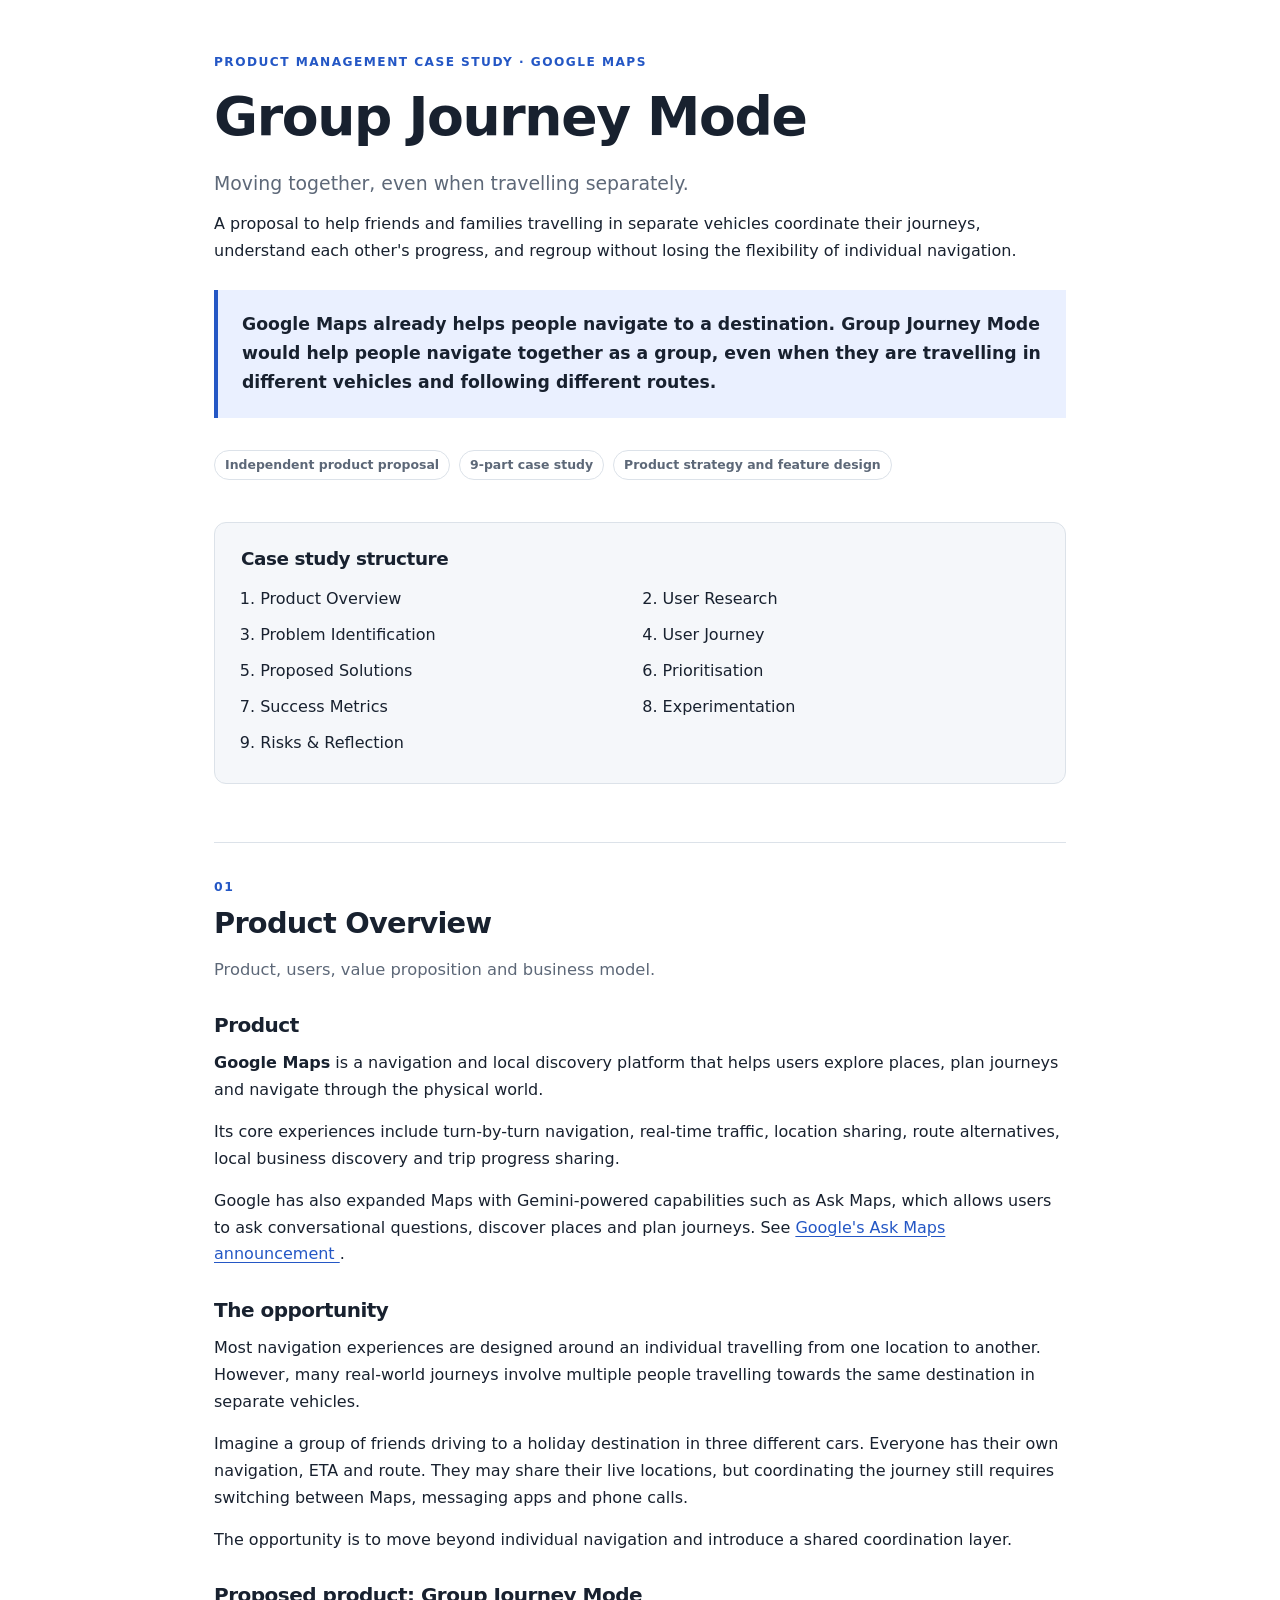
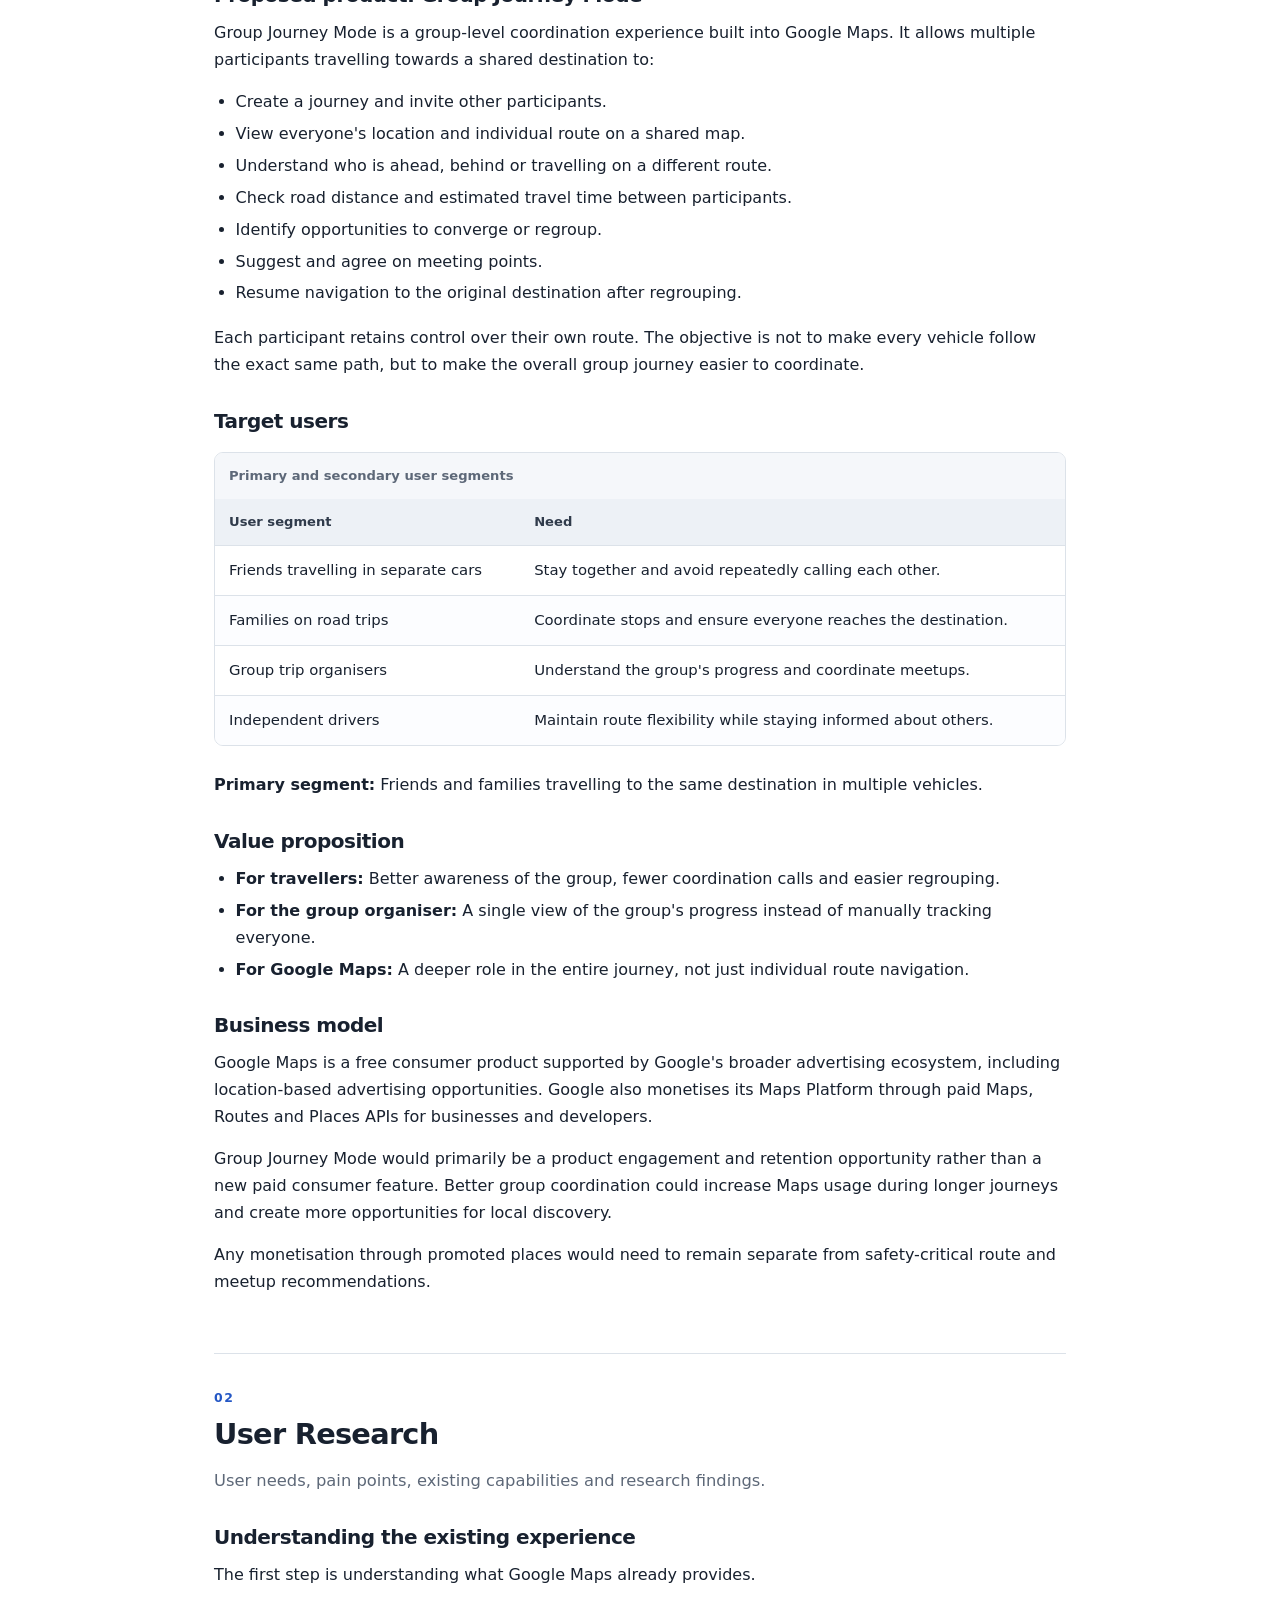
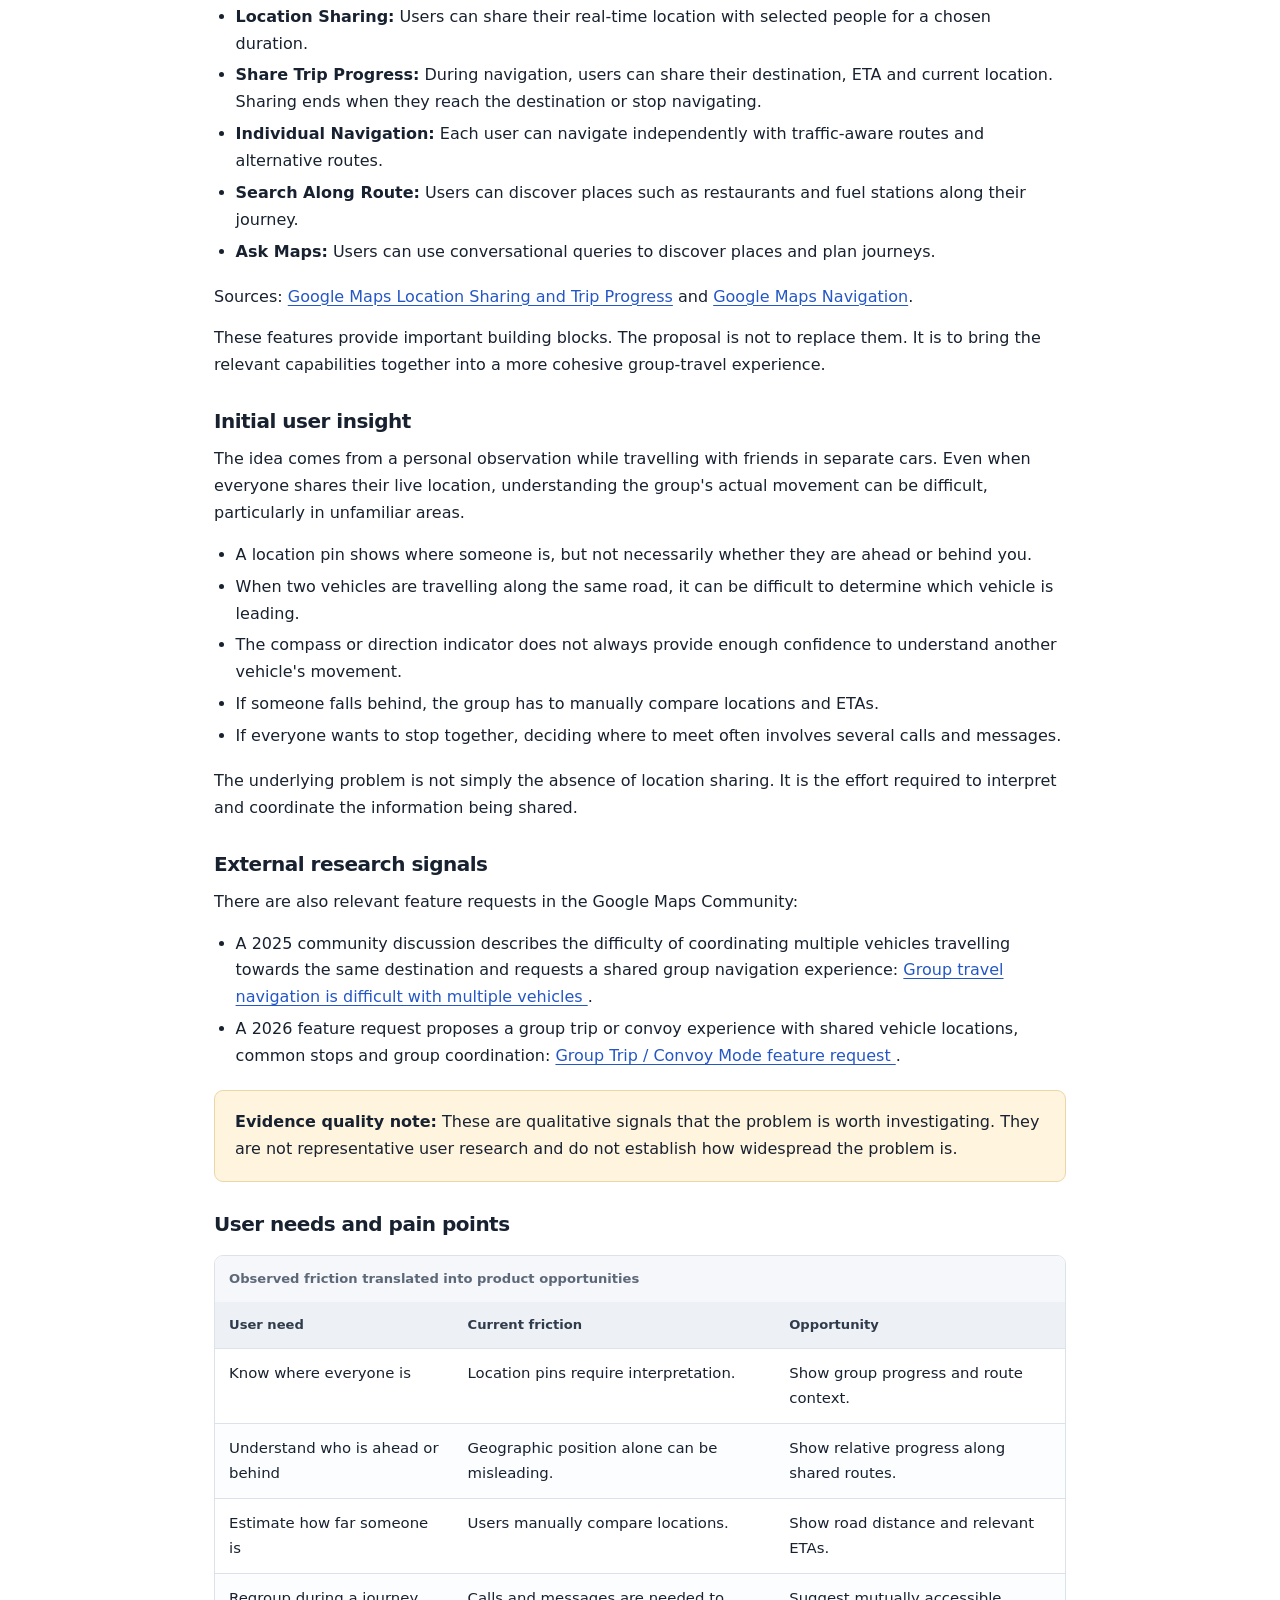
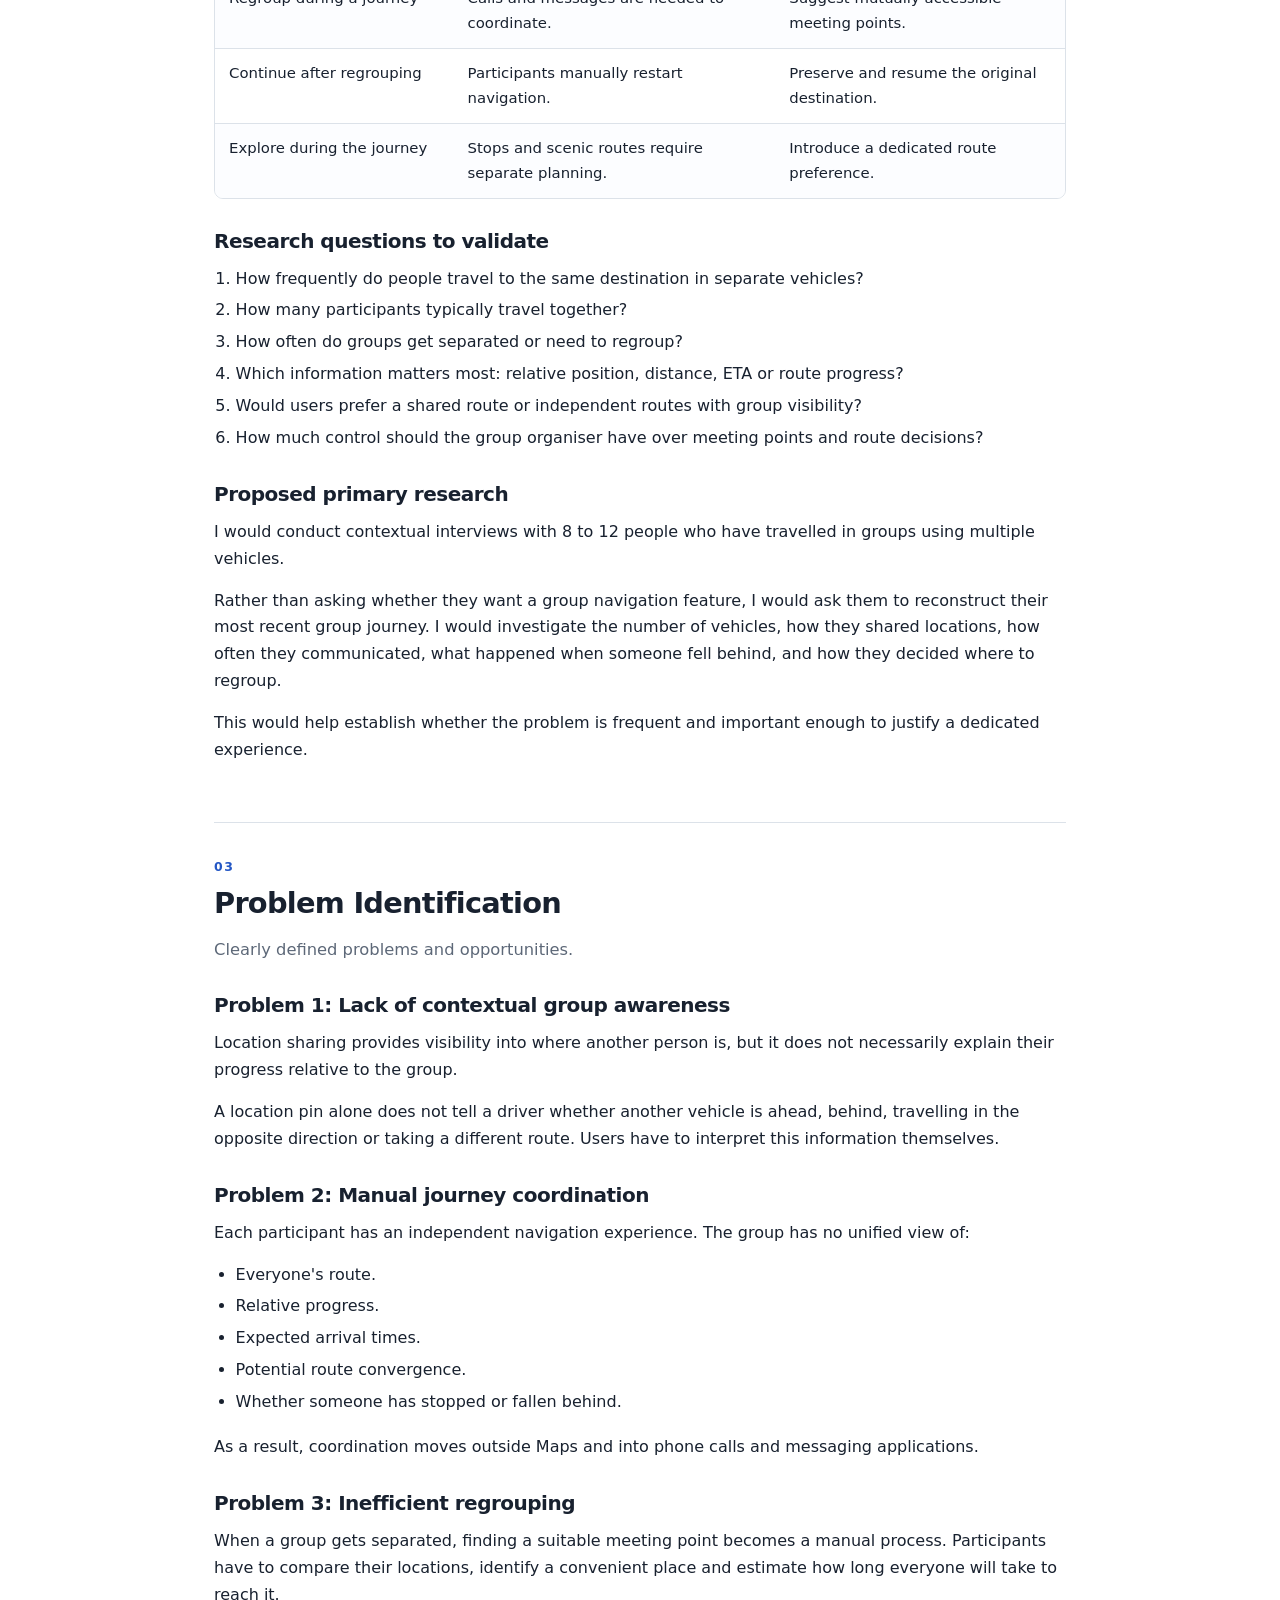
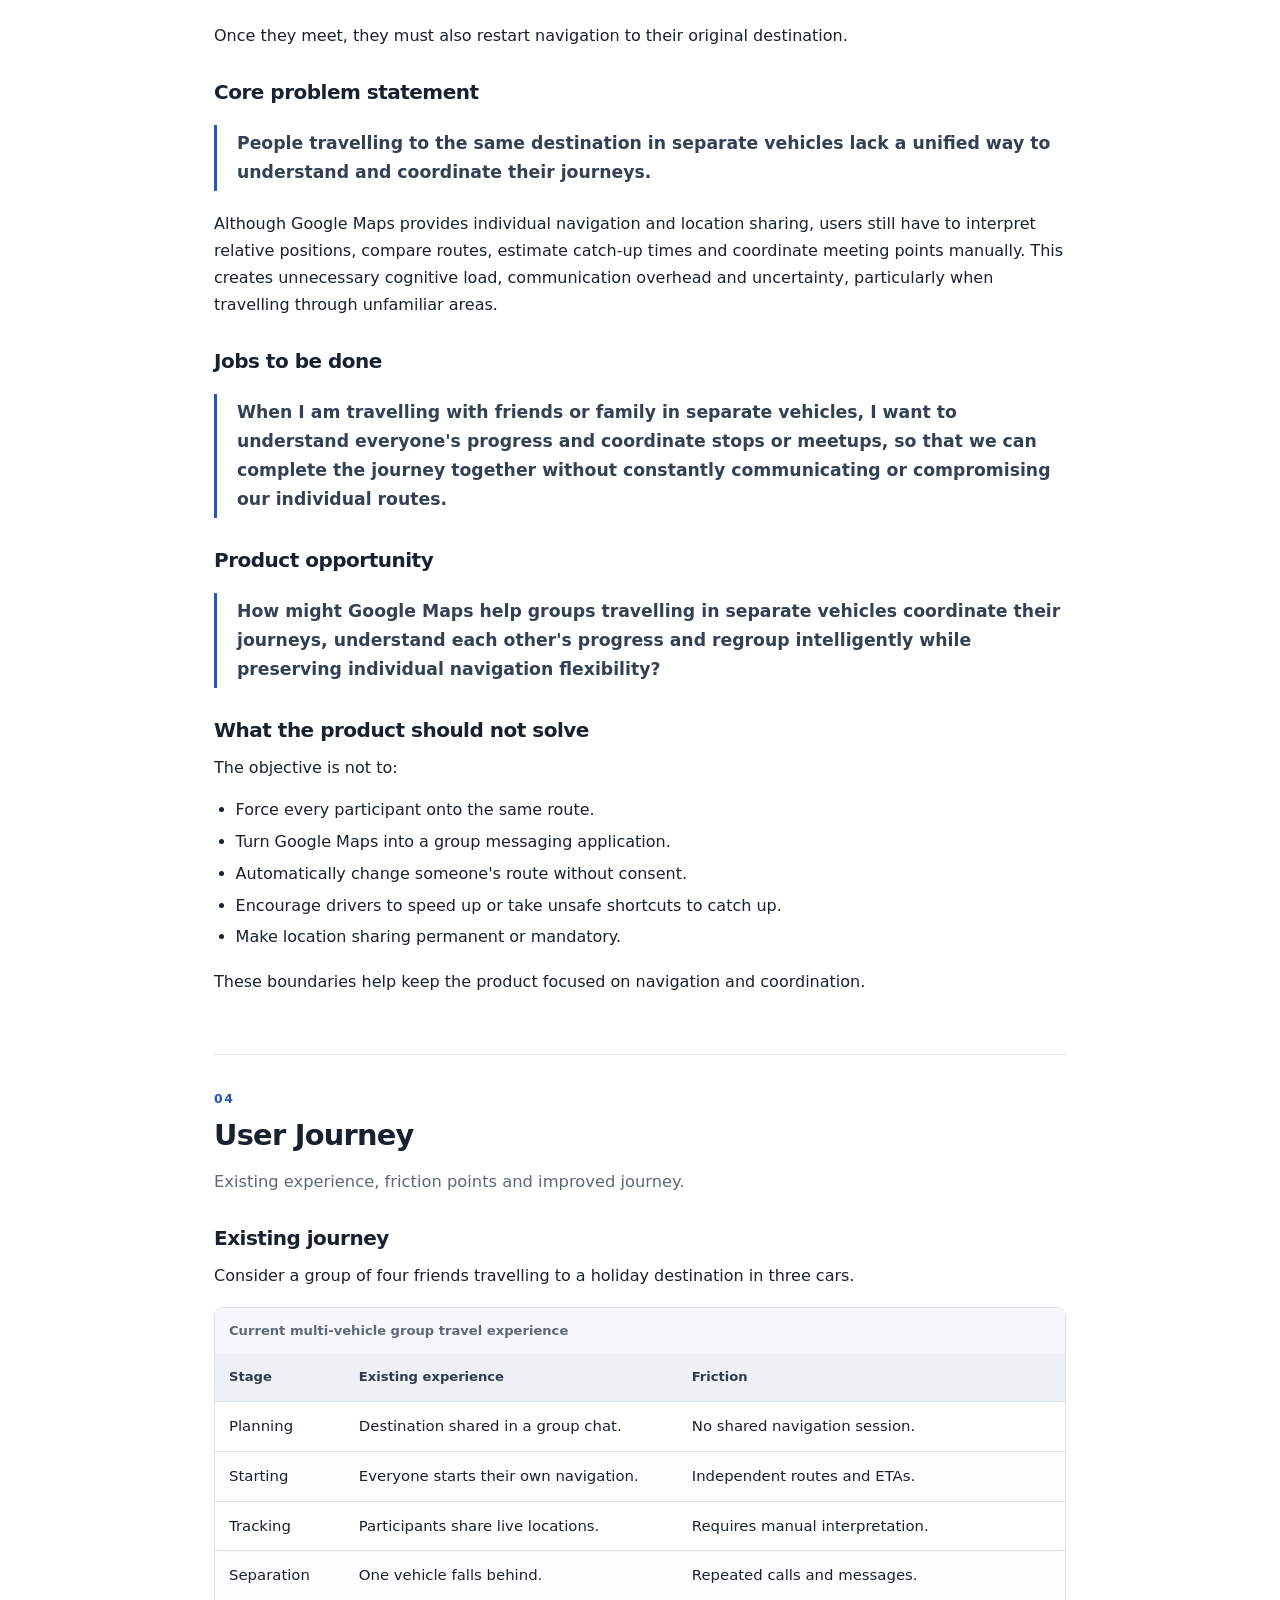
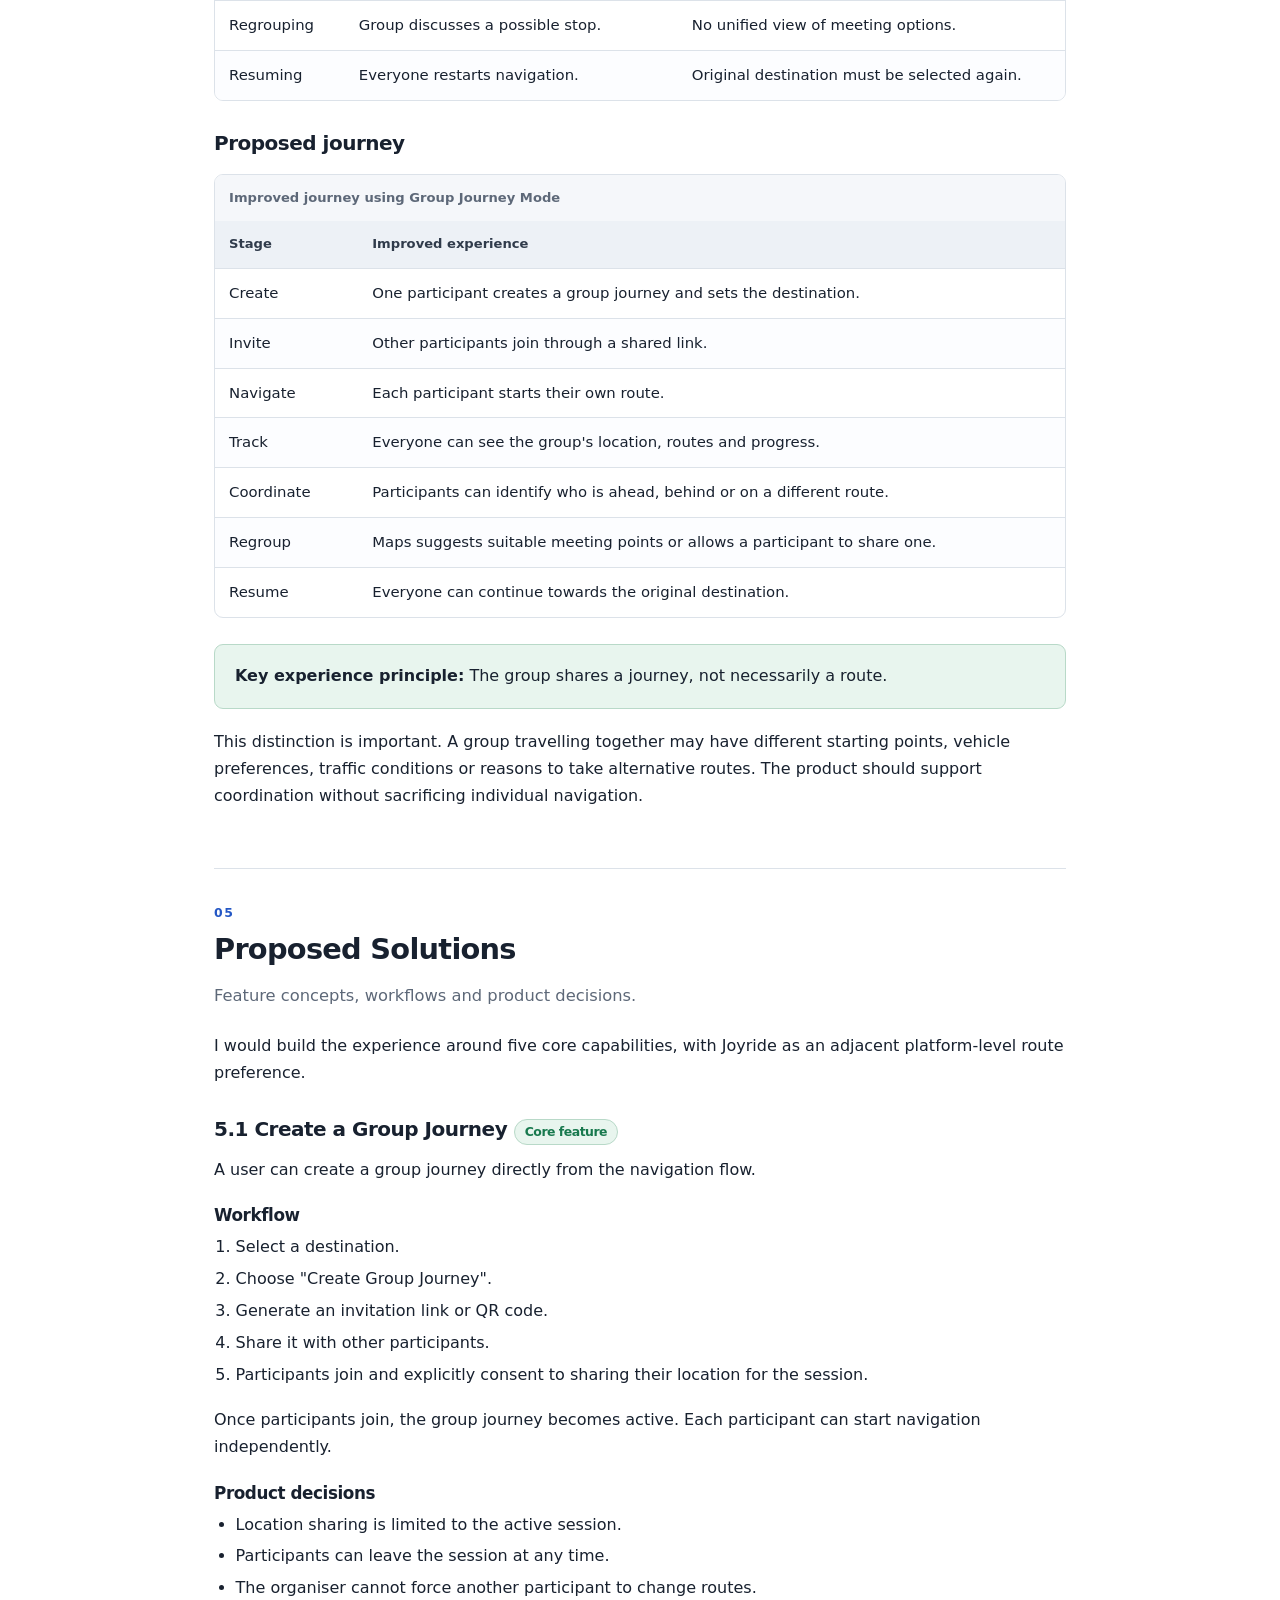
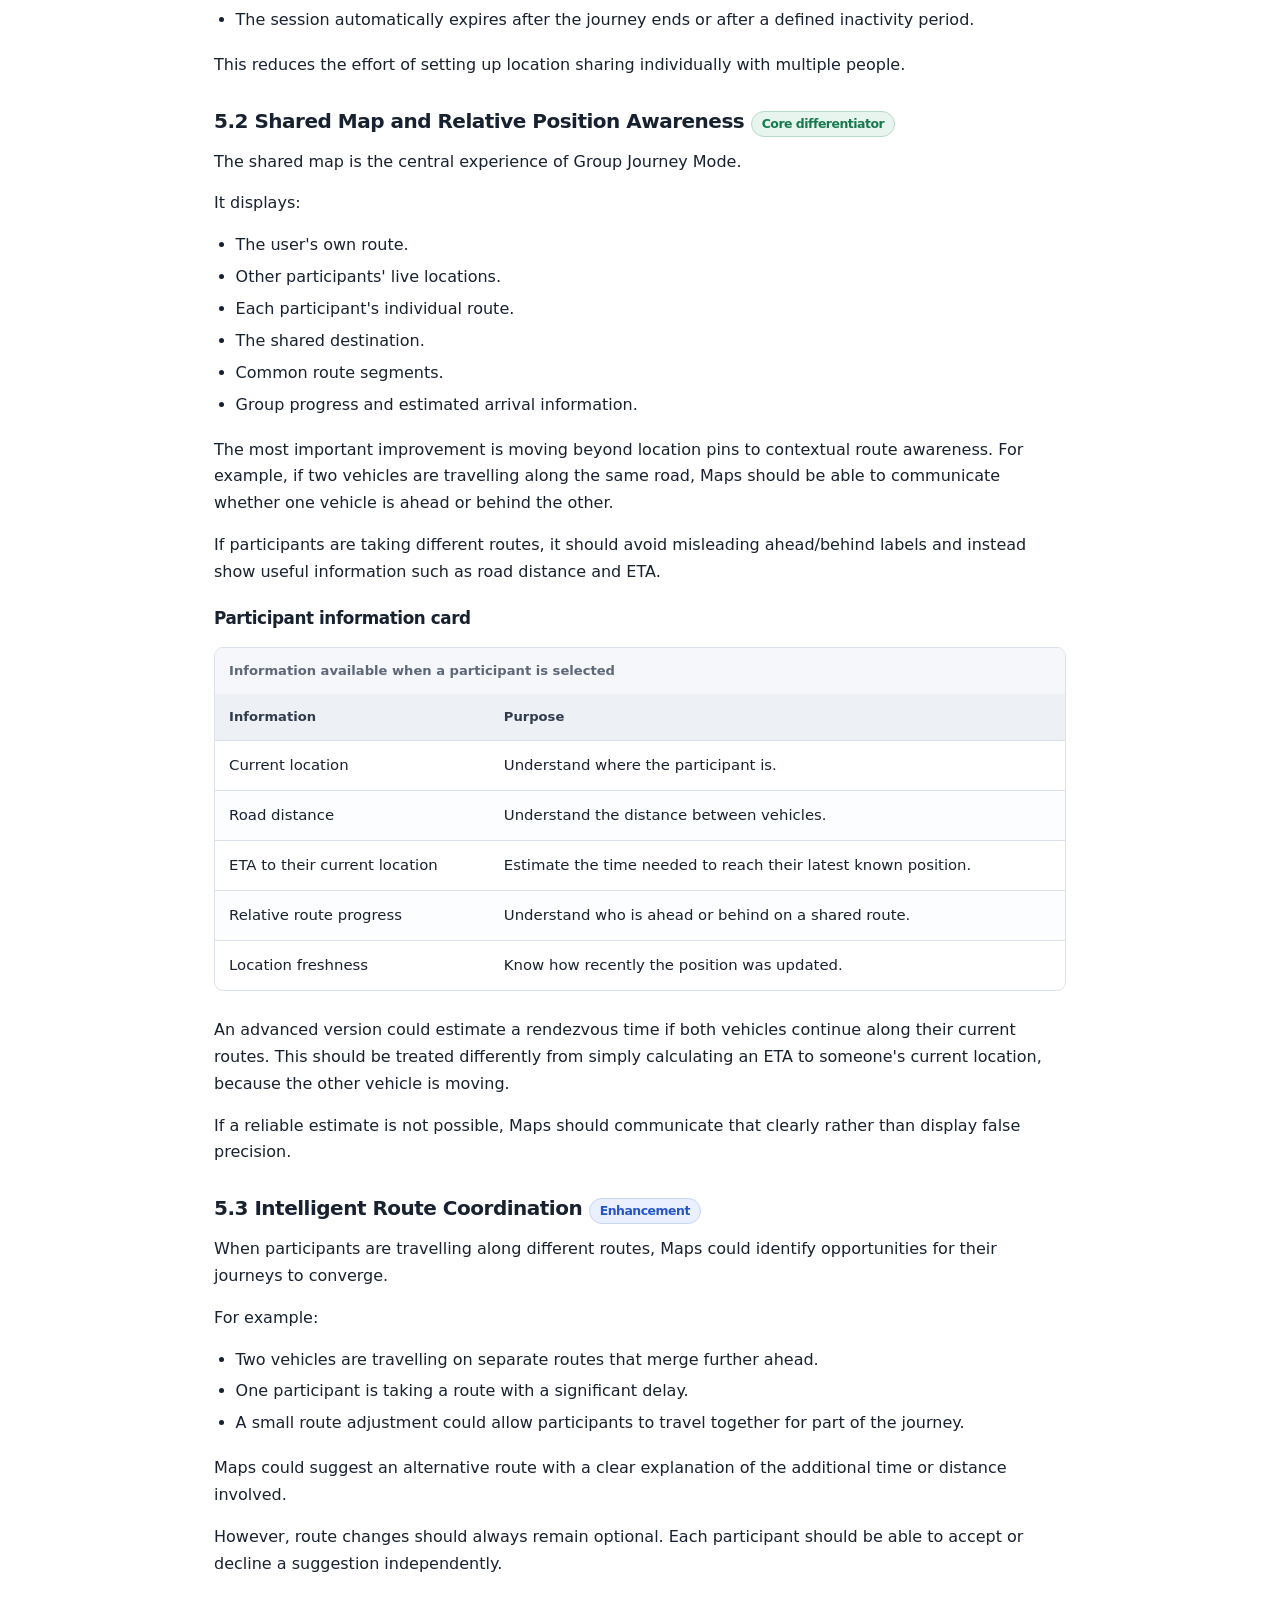
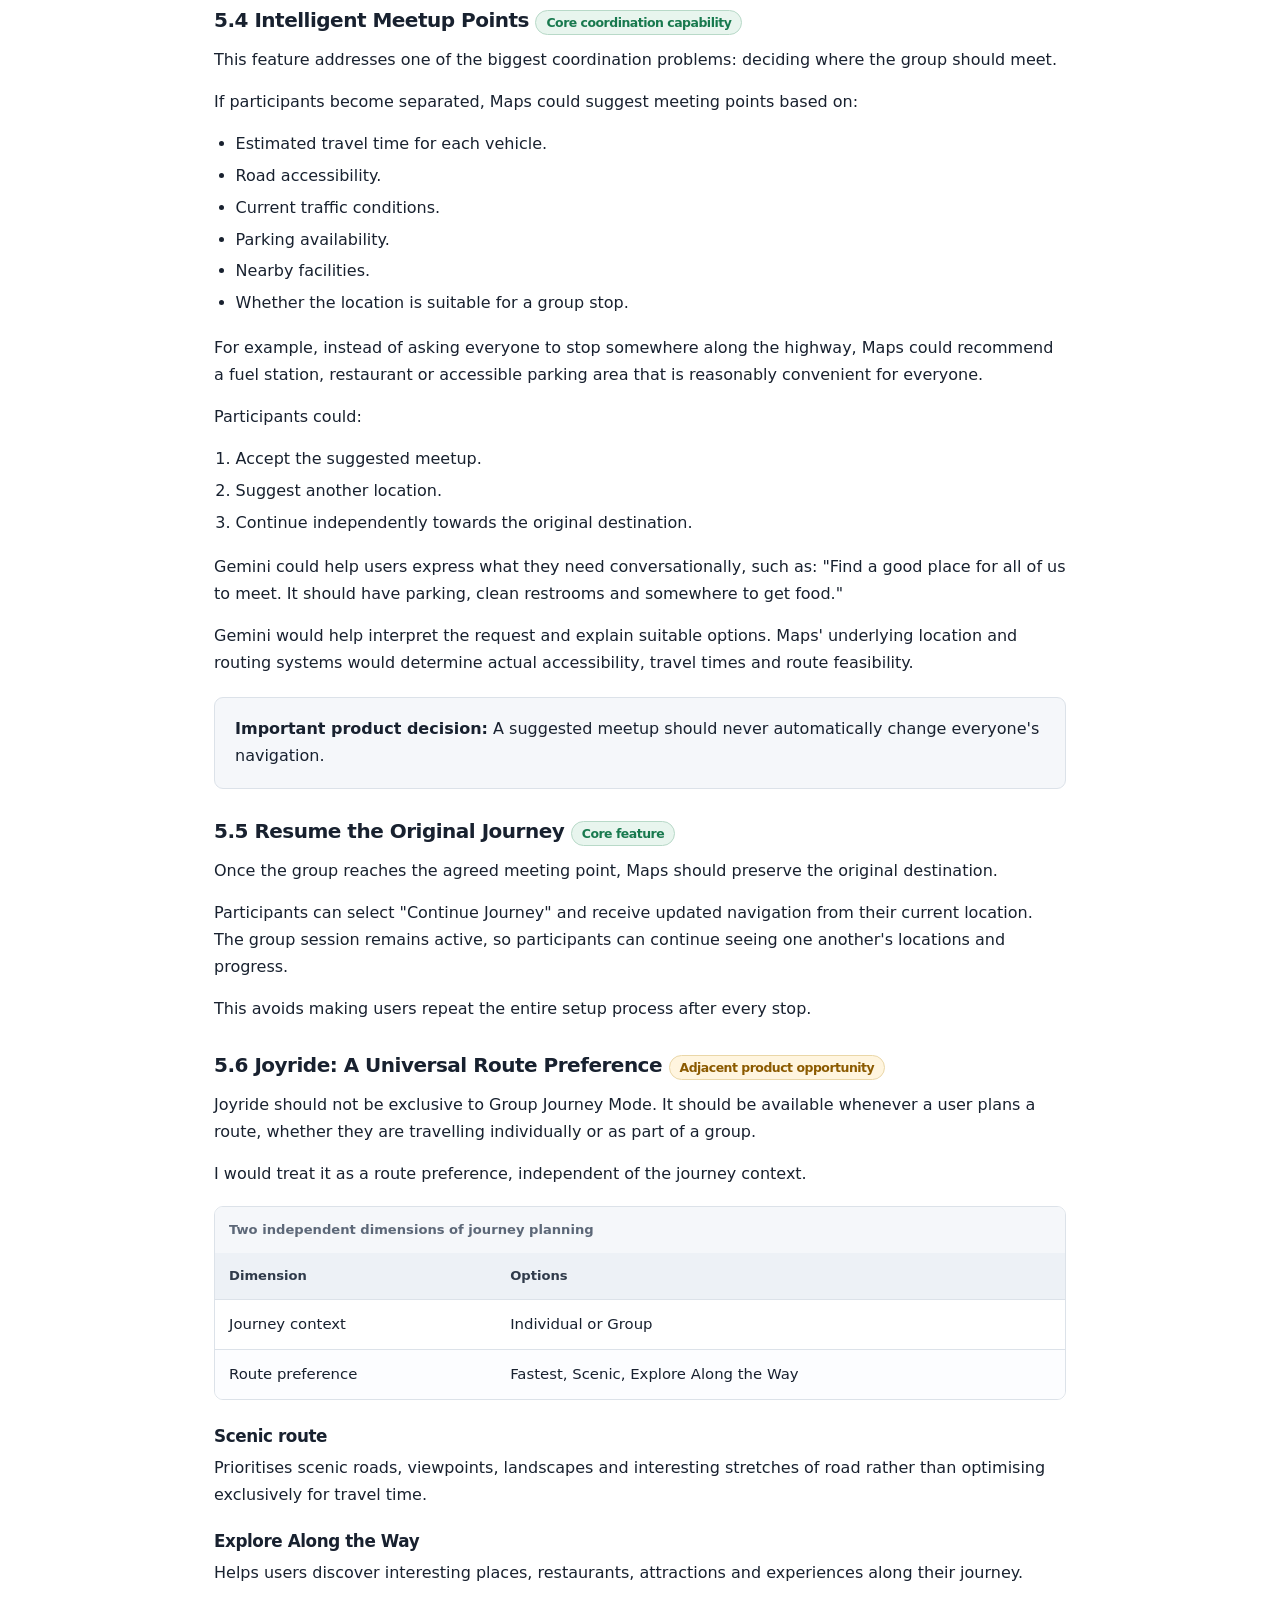
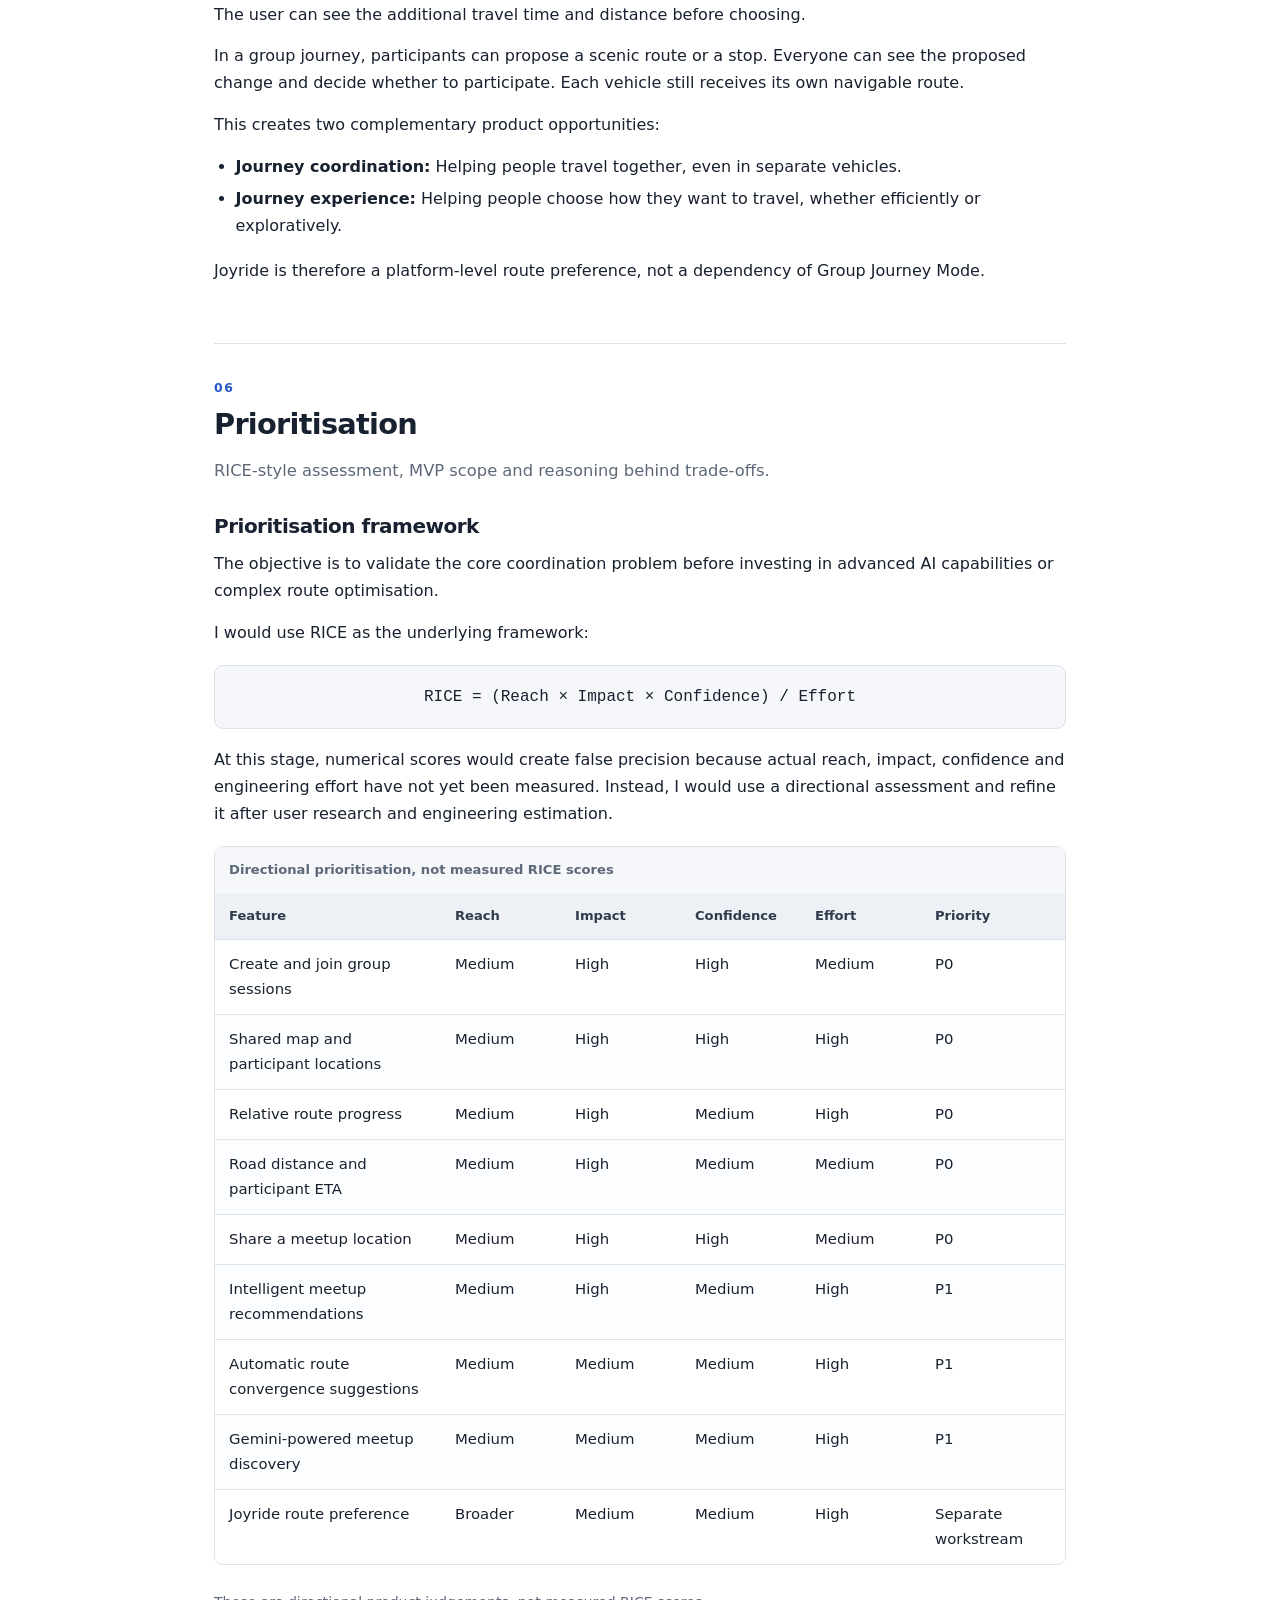
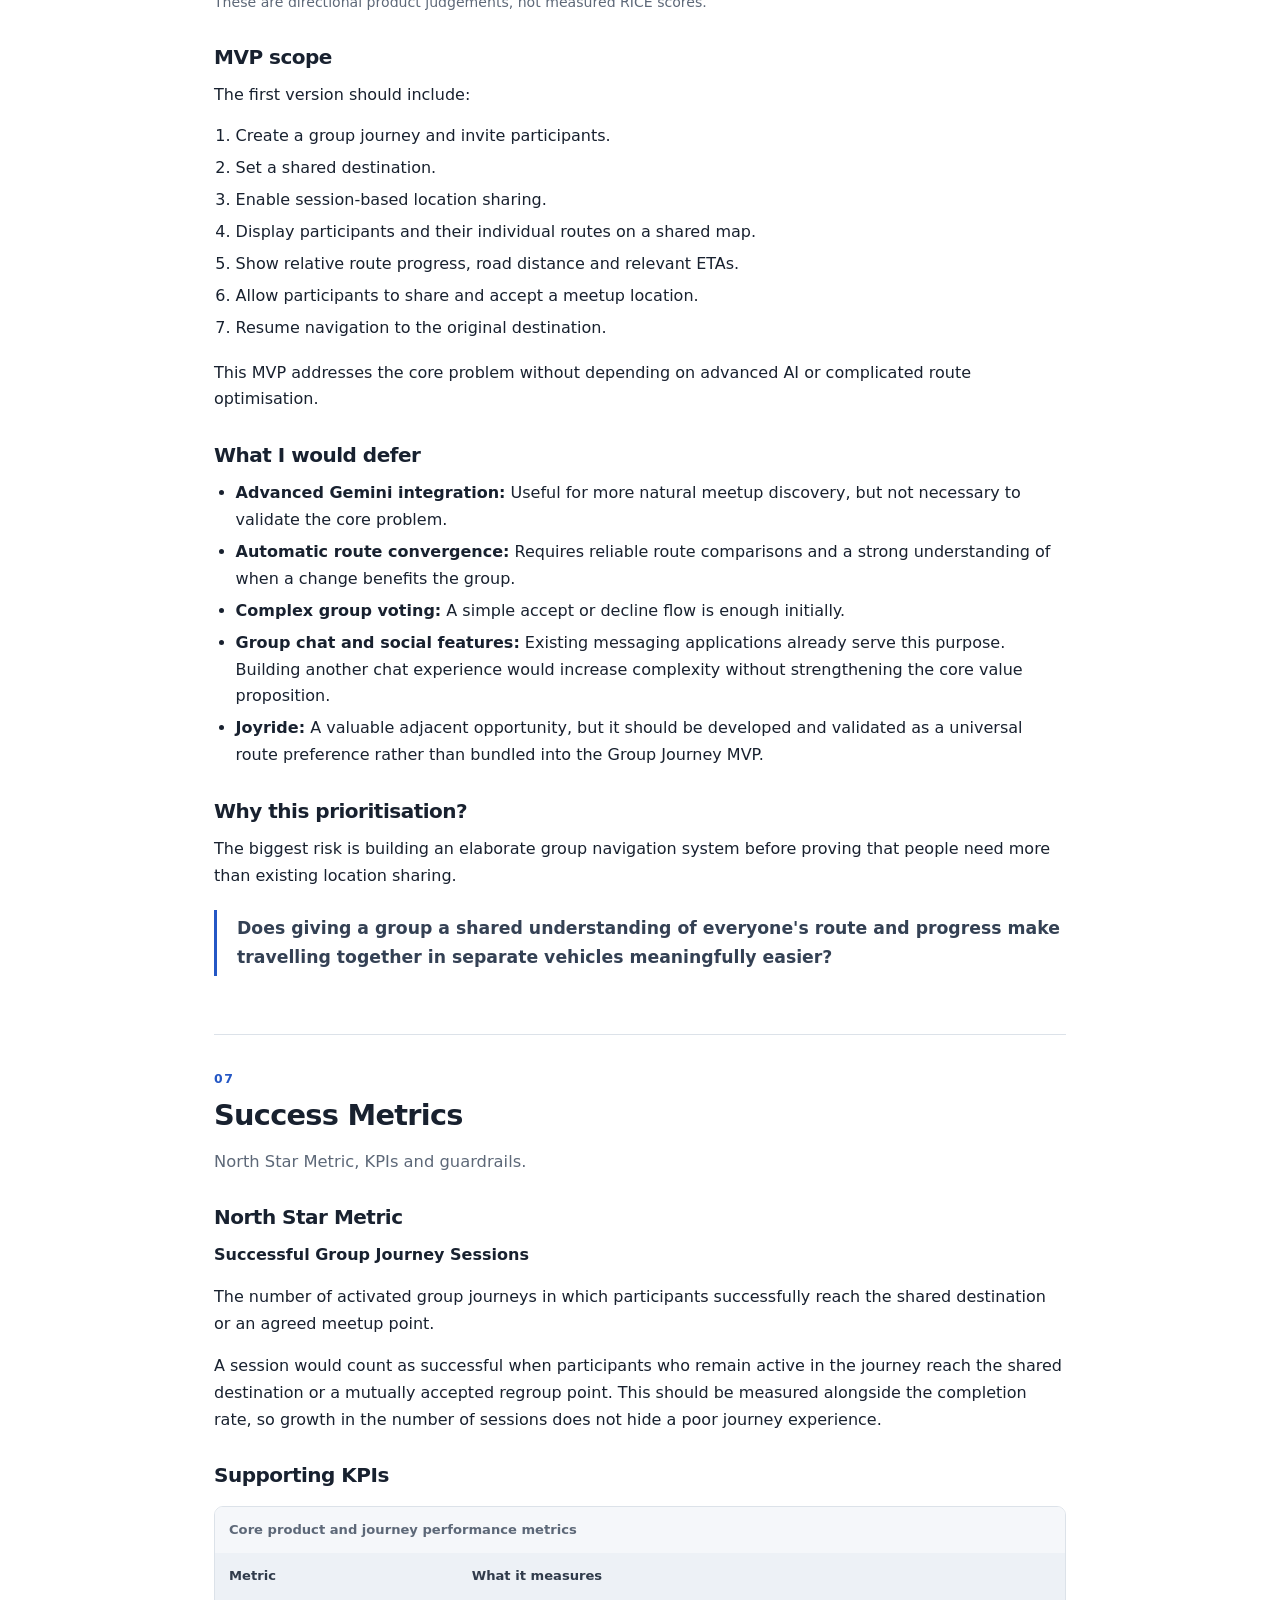
<file: public/assets/aistudio/google_maps_group_journey_case_study_909de29c.html>
<!DOCTYPE html>
<html lang="en">
<head>
  <meta charset="UTF-8">
  <meta name="viewport" content="width=device-width, initial-scale=1.0">
  <meta name="description" content="Google Maps product case study proposing Group Journey Mode, a shared coordination experience for people travelling to the same destination in separate vehicles.">
  <meta name="document-type" content="Product management case study">
  <meta name="author" content="Independent product case study">
  <title>Google Maps: Group Journey Mode | Product Case Study</title>
  <style>
    :root {
      --ink: #18212f;
      --muted: #5d6878;
      --line: #dce2e9;
      --surface: #f5f7fa;
      --surface-strong: #edf1f6;
      --accent: #2457c5;
      --accent-soft: #eaf0ff;
      --green: #18794e;
      --green-soft: #e8f5ee;
      --amber: #8b5a00;
      --amber-soft: #fff5df;
      --page: #ffffff;
      --max-width: 980px;
    }

    * { box-sizing: border-box; }

    html {
      scroll-behavior: smooth;
      background: #f1f3f6;
    }

    body {
      margin: 0;
      color: var(--ink);
      background: var(--page);
      font-family: Inter, ui-sans-serif, system-ui, -apple-system, BlinkMacSystemFont,
                   "Segoe UI", sans-serif;
      font-size: 16px;
      line-height: 1.68;
    }

    .document {
      width: min(100%, var(--max-width));
      margin: 0 auto;
      padding: 52px 64px 80px;
      background: var(--page);
    }

    .eyebrow {
      margin: 0 0 12px;
      color: var(--accent);
      font-size: 0.76rem;
      font-weight: 750;
      letter-spacing: 0.12em;
      text-transform: uppercase;
    }

    h1, h2, h3, h4 {
      color: var(--ink);
      line-height: 1.25;
      letter-spacing: -0.025em;
    }

    h1 {
      max-width: 800px;
      margin: 0;
      font-size: clamp(2.2rem, 5vw, 3.35rem);
      font-weight: 780;
    }

    h2 {
      margin: 0 0 18px;
      font-size: 1.8rem;
      font-weight: 750;
    }

    h3 {
      margin: 30px 0 12px;
      font-size: 1.25rem;
      font-weight: 720;
    }

    h4 {
      margin: 22px 0 8px;
      font-size: 1.05rem;
      font-weight: 700;
    }

    p { margin: 0 0 15px; }

    a {
      color: var(--accent);
      text-decoration-thickness: 1px;
      text-underline-offset: 3px;
      overflow-wrap: anywhere;
    }

    ul, ol {
      margin: 8px 0 18px;
      padding-left: 1.35rem;
    }

    li { margin: 5px 0; }

    strong { font-weight: 720; }

    .subtitle {
      max-width: 760px;
      margin: 18px 0 12px;
      color: var(--muted);
      font-size: 1.18rem;
      line-height: 1.55;
    }

    .thesis {
      margin: 26px 0 32px;
      padding: 20px 24px;
      border-left: 4px solid var(--accent);
      background: var(--accent-soft);
      font-size: 1.08rem;
      font-weight: 620;
    }

    .meta {
      display: flex;
      flex-wrap: wrap;
      gap: 9px;
      margin-top: 22px;
    }

    .meta span, .tag {
      display: inline-block;
      padding: 4px 10px;
      border: 1px solid var(--line);
      border-radius: 999px;
      color: var(--muted);
      background: #fff;
      font-size: 0.78rem;
      font-weight: 680;
    }

    .tag.core {
      border-color: #b8d9c8;
      color: var(--green);
      background: var(--green-soft);
    }

    .tag.enhancement {
      border-color: #c8d5f5;
      color: var(--accent);
      background: var(--accent-soft);
    }

    .tag.separate {
      border-color: #ead7a8;
      color: var(--amber);
      background: var(--amber-soft);
    }

    nav.toc {
      margin: 42px 0 54px;
      padding: 24px 26px;
      border: 1px solid var(--line);
      border-radius: 12px;
      background: var(--surface);
    }

    nav.toc h2 {
      margin: 0 0 14px;
      font-size: 1.15rem;
    }

    nav.toc ol {
      display: grid;
      grid-template-columns: repeat(2, minmax(0, 1fr));
      gap: 5px 26px;
      margin: 0;
      padding-left: 1.2rem;
    }

    nav.toc li { margin: 2px 0; }

    nav.toc a {
      color: var(--ink);
      text-decoration: none;
    }

    nav.toc a:hover { color: var(--accent); text-decoration: underline; }

    .section {
      margin-top: 58px;
      padding-top: 34px;
      border-top: 1px solid var(--line);
      scroll-margin-top: 20px;
    }

    .section-number {
      display: block;
      margin-bottom: 8px;
      color: var(--accent);
      font-size: 0.78rem;
      font-weight: 800;
      letter-spacing: 0.12em;
      text-transform: uppercase;
    }

    .section-intro {
      max-width: 780px;
      margin: -4px 0 24px;
      color: var(--muted);
      font-size: 1.02rem;
    }

    .callout {
      margin: 20px 0;
      padding: 18px 20px;
      border: 1px solid var(--line);
      border-radius: 9px;
      background: var(--surface);
    }

    .callout p:last-child { margin-bottom: 0; }

    .callout.success {
      border-color: #b8d9c8;
      background: var(--green-soft);
    }

    .callout.warning {
      border-color: #ead7a8;
      background: var(--amber-soft);
    }

    .table-wrap {
      width: 100%;
      margin: 18px 0 26px;
      overflow-x: auto;
      border: 1px solid var(--line);
      border-radius: 9px;
    }

    table {
      width: 100%;
      border-collapse: collapse;
      text-align: left;
      font-size: 0.93rem;
    }

    caption {
      padding: 12px 14px;
      color: var(--muted);
      background: var(--surface);
      font-size: 0.82rem;
      font-weight: 650;
      text-align: left;
    }

    th, td {
      min-width: 120px;
      padding: 12px 14px;
      border-bottom: 1px solid var(--line);
      vertical-align: top;
    }

    th {
      color: #303b4b;
      background: var(--surface-strong);
      font-size: 0.82rem;
      font-weight: 750;
    }

    tbody tr:last-child td { border-bottom: 0; }
    tbody tr:nth-child(even) td { background: #fcfdff; }

    .equation {
      display: block;
      margin: 18px 0;
      padding: 18px 20px;
      border: 1px solid var(--line);
      border-radius: 9px;
      background: var(--surface);
      font-family: ui-monospace, SFMono-Regular, Menlo, Consolas, monospace;
      font-size: 1rem;
      text-align: center;
    }

    blockquote {
      margin: 20px 0;
      padding: 4px 0 4px 20px;
      border-left: 3px solid var(--accent);
      color: #344154;
      font-size: 1.08rem;
      font-weight: 600;
    }

    .subsection {
      margin-top: 28px;
    }

    .references li {
      margin: 10px 0;
      overflow-wrap: anywhere;
    }

    .footnote {
      color: var(--muted);
      font-size: 0.88rem;
    }

    footer {
      margin-top: 64px;
      padding-top: 20px;
      border-top: 1px solid var(--line);
      color: var(--muted);
      font-size: 0.85rem;
    }

    @media (max-width: 700px) {
      .document { padding: 32px 22px 54px; }
      nav.toc ol { grid-template-columns: 1fr; }
      h2 { font-size: 1.55rem; }
      th, td { min-width: 145px; padding: 10px 11px; }
    }

    @media print {
      html, body { background: #fff; }
      .document { width: 100%; padding: 0; }
      nav.toc { break-inside: avoid; }
      .section { break-before: page; }
      a { color: inherit; text-decoration: none; }
      .table-wrap { overflow: visible; }
    }
  </style>
</head>
<body>
<main class="document">
  <article>
    <header id="top">
      <p class="eyebrow">Product Management Case Study · Google Maps</p>
      <h1>Group Journey Mode</h1>
      <p class="subtitle">Moving together, even when travelling separately.</p>
      <p>
        A proposal to help friends and families travelling in separate vehicles coordinate
        their journeys, understand each other's progress, and regroup without losing the
        flexibility of individual navigation.
      </p>
      <div class="thesis">
        Google Maps already helps people navigate to a destination. Group Journey Mode
        would help people navigate together as a group, even when they are travelling in
        different vehicles and following different routes.
      </div>
      <div class="meta" aria-label="Document attributes">
        <span>Independent product proposal</span>
        <span>9-part case study</span>
        <span>Product strategy and feature design</span>
      </div>
    </header>

    <nav class="toc" aria-label="Table of contents">
      <h2>Case study structure</h2>
      <ol>
        <li><a href="#product-overview">Product Overview</a></li>
        <li><a href="#user-research">User Research</a></li>
        <li><a href="#problem-identification">Problem Identification</a></li>
        <li><a href="#user-journey">User Journey</a></li>
        <li><a href="#proposed-solutions">Proposed Solutions</a></li>
        <li><a href="#prioritisation">Prioritisation</a></li>
        <li><a href="#success-metrics">Success Metrics</a></li>
        <li><a href="#experimentation">Experimentation</a></li>
        <li><a href="#risks-reflection">Risks &amp; Reflection</a></li>
      </ol>
    </nav>

    <section class="section" id="product-overview">
      <span class="section-number">01</span>
      <h2>Product Overview</h2>
      <p class="section-intro">Product, users, value proposition and business model.</p>

      <h3>Product</h3>
      <p>
        <strong>Google Maps</strong> is a navigation and local discovery platform that
        helps users explore places, plan journeys and navigate through the physical world.
      </p>
      <p>
        Its core experiences include turn-by-turn navigation, real-time traffic, location
        sharing, route alternatives, local business discovery and trip progress sharing.
      </p>
      <p>
        Google has also expanded Maps with Gemini-powered capabilities such as Ask Maps,
        which allows users to ask conversational questions, discover places and plan
        journeys. See
        <a href="https://blog.google/products-and-platforms/products/maps/ask-maps-immersive-navigation/">
          Google's Ask Maps announcement
        </a>.
      </p>

      <h3>The opportunity</h3>
      <p>
        Most navigation experiences are designed around an individual travelling from one
        location to another. However, many real-world journeys involve multiple people
        travelling towards the same destination in separate vehicles.
      </p>
      <p>
        Imagine a group of friends driving to a holiday destination in three different
        cars. Everyone has their own navigation, ETA and route. They may share their live
        locations, but coordinating the journey still requires switching between Maps,
        messaging apps and phone calls.
      </p>
      <p>
        The opportunity is to move beyond individual navigation and introduce a shared
        coordination layer.
      </p>

      <h3>Proposed product: Group Journey Mode</h3>
      <p>
        Group Journey Mode is a group-level coordination experience built into Google Maps.
        It allows multiple participants travelling towards a shared destination to:
      </p>
      <ul>
        <li>Create a journey and invite other participants.</li>
        <li>View everyone's location and individual route on a shared map.</li>
        <li>Understand who is ahead, behind or travelling on a different route.</li>
        <li>Check road distance and estimated travel time between participants.</li>
        <li>Identify opportunities to converge or regroup.</li>
        <li>Suggest and agree on meeting points.</li>
        <li>Resume navigation to the original destination after regrouping.</li>
      </ul>
      <p>
        Each participant retains control over their own route. The objective is not to make
        every vehicle follow the exact same path, but to make the overall group journey
        easier to coordinate.
      </p>

      <h3>Target users</h3>
      <div class="table-wrap">
        <table>
          <caption>Primary and secondary user segments</caption>
          <thead>
            <tr><th scope="col">User segment</th><th scope="col">Need</th></tr>
          </thead>
          <tbody>
            <tr><td>Friends travelling in separate cars</td><td>Stay together and avoid repeatedly calling each other.</td></tr>
            <tr><td>Families on road trips</td><td>Coordinate stops and ensure everyone reaches the destination.</td></tr>
            <tr><td>Group trip organisers</td><td>Understand the group's progress and coordinate meetups.</td></tr>
            <tr><td>Independent drivers</td><td>Maintain route flexibility while staying informed about others.</td></tr>
          </tbody>
        </table>
      </div>
      <p><strong>Primary segment:</strong> Friends and families travelling to the same destination in multiple vehicles.</p>

      <h3>Value proposition</h3>
      <ul>
        <li><strong>For travellers:</strong> Better awareness of the group, fewer coordination calls and easier regrouping.</li>
        <li><strong>For the group organiser:</strong> A single view of the group's progress instead of manually tracking everyone.</li>
        <li><strong>For Google Maps:</strong> A deeper role in the entire journey, not just individual route navigation.</li>
      </ul>

      <h3>Business model</h3>
      <p>
        Google Maps is a free consumer product supported by Google's broader advertising
        ecosystem, including location-based advertising opportunities. Google also
        monetises its Maps Platform through paid Maps, Routes and Places APIs for businesses
        and developers.
      </p>
      <p>
        Group Journey Mode would primarily be a product engagement and retention opportunity
        rather than a new paid consumer feature. Better group coordination could increase
        Maps usage during longer journeys and create more opportunities for local discovery.
      </p>
      <p>
        Any monetisation through promoted places would need to remain separate from
        safety-critical route and meetup recommendations.
      </p>
    </section>

    <section class="section" id="user-research">
      <span class="section-number">02</span>
      <h2>User Research</h2>
      <p class="section-intro">User needs, pain points, existing capabilities and research findings.</p>

      <h3>Understanding the existing experience</h3>
      <p>The first step is understanding what Google Maps already provides.</p>
      <ul>
        <li><strong>Location Sharing:</strong> Users can share their real-time location with selected people for a chosen duration.</li>
        <li><strong>Share Trip Progress:</strong> During navigation, users can share their destination, ETA and current location. Sharing ends when they reach the destination or stop navigating.</li>
        <li><strong>Individual Navigation:</strong> Each user can navigate independently with traffic-aware routes and alternative routes.</li>
        <li><strong>Search Along Route:</strong> Users can discover places such as restaurants and fuel stations along their journey.</li>
        <li><strong>Ask Maps:</strong> Users can use conversational queries to discover places and plan journeys.</li>
      </ul>
      <p>
        Sources:
        <a href="https://support.google.com/maps/answer/15437054">Google Maps Location Sharing and Trip Progress</a>
        and
        <a href="https://support.google.com/maps/answer/3273406">Google Maps Navigation</a>.
      </p>
      <p>
        These features provide important building blocks. The proposal is not to replace
        them. It is to bring the relevant capabilities together into a more cohesive
        group-travel experience.
      </p>

      <h3>Initial user insight</h3>
      <p>
        The idea comes from a personal observation while travelling with friends in
        separate cars. Even when everyone shares their live location, understanding the
        group's actual movement can be difficult, particularly in unfamiliar areas.
      </p>
      <ul>
        <li>A location pin shows where someone is, but not necessarily whether they are ahead or behind you.</li>
        <li>When two vehicles are travelling along the same road, it can be difficult to determine which vehicle is leading.</li>
        <li>The compass or direction indicator does not always provide enough confidence to understand another vehicle's movement.</li>
        <li>If someone falls behind, the group has to manually compare locations and ETAs.</li>
        <li>If everyone wants to stop together, deciding where to meet often involves several calls and messages.</li>
      </ul>
      <p>
        The underlying problem is not simply the absence of location sharing. It is the
        effort required to interpret and coordinate the information being shared.
      </p>

      <h3>External research signals</h3>
      <p>
        There are also relevant feature requests in the Google Maps Community:
      </p>
      <ul>
        <li>
          A 2025 community discussion describes the difficulty of coordinating multiple
          vehicles travelling towards the same destination and requests a shared group
          navigation experience:
          <a href="https://support.google.com/maps/thread/390982252/group-travel-navigation-is-difficult-with-multiple-vehicles">
            Group travel navigation is difficult with multiple vehicles
          </a>.
        </li>
        <li>
          A 2026 feature request proposes a group trip or convoy experience with shared
          vehicle locations, common stops and group coordination:
          <a href="https://support.google.com/maps/thread/440491068/i-would-like-a-group-trip-convoy-mode-in-google-maps-users-could-create-a-trip-invite-multiple-veh">
            Group Trip / Convoy Mode feature request
          </a>.
        </li>
      </ul>
      <div class="callout warning">
        <strong>Evidence quality note:</strong>
        These are qualitative signals that the problem is worth investigating. They are
        not representative user research and do not establish how widespread the problem is.
      </div>

      <h3>User needs and pain points</h3>
      <div class="table-wrap">
        <table>
          <caption>Observed friction translated into product opportunities</caption>
          <thead>
            <tr><th scope="col">User need</th><th scope="col">Current friction</th><th scope="col">Opportunity</th></tr>
          </thead>
          <tbody>
            <tr><td>Know where everyone is</td><td>Location pins require interpretation.</td><td>Show group progress and route context.</td></tr>
            <tr><td>Understand who is ahead or behind</td><td>Geographic position alone can be misleading.</td><td>Show relative progress along shared routes.</td></tr>
            <tr><td>Estimate how far someone is</td><td>Users manually compare locations.</td><td>Show road distance and relevant ETAs.</td></tr>
            <tr><td>Regroup during a journey</td><td>Calls and messages are needed to coordinate.</td><td>Suggest mutually accessible meeting points.</td></tr>
            <tr><td>Continue after regrouping</td><td>Participants manually restart navigation.</td><td>Preserve and resume the original destination.</td></tr>
            <tr><td>Explore during the journey</td><td>Stops and scenic routes require separate planning.</td><td>Introduce a dedicated route preference.</td></tr>
          </tbody>
        </table>
      </div>

      <h3>Research questions to validate</h3>
      <ol>
        <li>How frequently do people travel to the same destination in separate vehicles?</li>
        <li>How many participants typically travel together?</li>
        <li>How often do groups get separated or need to regroup?</li>
        <li>Which information matters most: relative position, distance, ETA or route progress?</li>
        <li>Would users prefer a shared route or independent routes with group visibility?</li>
        <li>How much control should the group organiser have over meeting points and route decisions?</li>
      </ol>

      <h3>Proposed primary research</h3>
      <p>
        I would conduct contextual interviews with 8 to 12 people who have travelled in
        groups using multiple vehicles.
      </p>
      <p>
        Rather than asking whether they want a group navigation feature, I would ask them
        to reconstruct their most recent group journey. I would investigate the number of
        vehicles, how they shared locations, how often they communicated, what happened
        when someone fell behind, and how they decided where to regroup.
      </p>
      <p>
        This would help establish whether the problem is frequent and important enough to
        justify a dedicated experience.
      </p>
    </section>

    <section class="section" id="problem-identification">
      <span class="section-number">03</span>
      <h2>Problem Identification</h2>
      <p class="section-intro">Clearly defined problems and opportunities.</p>

      <h3>Problem 1: Lack of contextual group awareness</h3>
      <p>
        Location sharing provides visibility into where another person is, but it does not
        necessarily explain their progress relative to the group.
      </p>
      <p>
        A location pin alone does not tell a driver whether another vehicle is ahead,
        behind, travelling in the opposite direction or taking a different route. Users
        have to interpret this information themselves.
      </p>

      <h3>Problem 2: Manual journey coordination</h3>
      <p>Each participant has an independent navigation experience. The group has no unified view of:</p>
      <ul>
        <li>Everyone's route.</li>
        <li>Relative progress.</li>
        <li>Expected arrival times.</li>
        <li>Potential route convergence.</li>
        <li>Whether someone has stopped or fallen behind.</li>
      </ul>
      <p>
        As a result, coordination moves outside Maps and into phone calls and messaging
        applications.
      </p>

      <h3>Problem 3: Inefficient regrouping</h3>
      <p>
        When a group gets separated, finding a suitable meeting point becomes a manual
        process. Participants have to compare their locations, identify a convenient place
        and estimate how long everyone will take to reach it.
      </p>
      <p>
        Once they meet, they must also restart navigation to their original destination.
      </p>

      <h3>Core problem statement</h3>
      <blockquote>
        People travelling to the same destination in separate vehicles lack a unified way
        to understand and coordinate their journeys.
      </blockquote>
      <p>
        Although Google Maps provides individual navigation and location sharing, users
        still have to interpret relative positions, compare routes, estimate catch-up times
        and coordinate meeting points manually. This creates unnecessary cognitive load,
        communication overhead and uncertainty, particularly when travelling through
        unfamiliar areas.
      </p>

      <h3>Jobs to be done</h3>
      <blockquote>
        When I am travelling with friends or family in separate vehicles, I want to
        understand everyone's progress and coordinate stops or meetups, so that we can
        complete the journey together without constantly communicating or compromising
        our individual routes.
      </blockquote>

      <h3>Product opportunity</h3>
      <blockquote>
        How might Google Maps help groups travelling in separate vehicles coordinate
        their journeys, understand each other's progress and regroup intelligently while
        preserving individual navigation flexibility?
      </blockquote>

      <h3>What the product should not solve</h3>
      <p>The objective is not to:</p>
      <ul>
        <li>Force every participant onto the same route.</li>
        <li>Turn Google Maps into a group messaging application.</li>
        <li>Automatically change someone's route without consent.</li>
        <li>Encourage drivers to speed up or take unsafe shortcuts to catch up.</li>
        <li>Make location sharing permanent or mandatory.</li>
      </ul>
      <p>These boundaries help keep the product focused on navigation and coordination.</p>
    </section>

    <section class="section" id="user-journey">
      <span class="section-number">04</span>
      <h2>User Journey</h2>
      <p class="section-intro">Existing experience, friction points and improved journey.</p>

      <h3>Existing journey</h3>
      <p>
        Consider a group of four friends travelling to a holiday destination in three cars.
      </p>
      <div class="table-wrap">
        <table>
          <caption>Current multi-vehicle group travel experience</caption>
          <thead>
            <tr><th scope="col">Stage</th><th scope="col">Existing experience</th><th scope="col">Friction</th></tr>
          </thead>
          <tbody>
            <tr><td>Planning</td><td>Destination shared in a group chat.</td><td>No shared navigation session.</td></tr>
            <tr><td>Starting</td><td>Everyone starts their own navigation.</td><td>Independent routes and ETAs.</td></tr>
            <tr><td>Tracking</td><td>Participants share live locations.</td><td>Requires manual interpretation.</td></tr>
            <tr><td>Separation</td><td>One vehicle falls behind.</td><td>Repeated calls and messages.</td></tr>
            <tr><td>Regrouping</td><td>Group discusses a possible stop.</td><td>No unified view of meeting options.</td></tr>
            <tr><td>Resuming</td><td>Everyone restarts navigation.</td><td>Original destination must be selected again.</td></tr>
          </tbody>
        </table>
      </div>

      <h3>Proposed journey</h3>
      <div class="table-wrap">
        <table>
          <caption>Improved journey using Group Journey Mode</caption>
          <thead>
            <tr><th scope="col">Stage</th><th scope="col">Improved experience</th></tr>
          </thead>
          <tbody>
            <tr><td>Create</td><td>One participant creates a group journey and sets the destination.</td></tr>
            <tr><td>Invite</td><td>Other participants join through a shared link.</td></tr>
            <tr><td>Navigate</td><td>Each participant starts their own route.</td></tr>
            <tr><td>Track</td><td>Everyone can see the group's location, routes and progress.</td></tr>
            <tr><td>Coordinate</td><td>Participants can identify who is ahead, behind or on a different route.</td></tr>
            <tr><td>Regroup</td><td>Maps suggests suitable meeting points or allows a participant to share one.</td></tr>
            <tr><td>Resume</td><td>Everyone can continue towards the original destination.</td></tr>
          </tbody>
        </table>
      </div>

      <div class="callout success">
        <strong>Key experience principle:</strong>
        The group shares a journey, not necessarily a route.
      </div>
      <p>
        This distinction is important. A group travelling together may have different
        starting points, vehicle preferences, traffic conditions or reasons to take
        alternative routes. The product should support coordination without sacrificing
        individual navigation.
      </p>
    </section>

    <section class="section" id="proposed-solutions">
      <span class="section-number">05</span>
      <h2>Proposed Solutions</h2>
      <p class="section-intro">Feature concepts, workflows and product decisions.</p>
      <p>I would build the experience around five core capabilities, with Joyride as an adjacent platform-level route preference.</p>

      <div class="subsection">
        <h3>5.1 Create a Group Journey <span class="tag core">Core feature</span></h3>
        <p>
          A user can create a group journey directly from the navigation flow.
        </p>
        <h4>Workflow</h4>
        <ol>
          <li>Select a destination.</li>
          <li>Choose "Create Group Journey".</li>
          <li>Generate an invitation link or QR code.</li>
          <li>Share it with other participants.</li>
          <li>Participants join and explicitly consent to sharing their location for the session.</li>
        </ol>
        <p>Once participants join, the group journey becomes active. Each participant can start navigation independently.</p>
        <h4>Product decisions</h4>
        <ul>
          <li>Location sharing is limited to the active session.</li>
          <li>Participants can leave the session at any time.</li>
          <li>The organiser cannot force another participant to change routes.</li>
          <li>The session automatically expires after the journey ends or after a defined inactivity period.</li>
        </ul>
        <p>This reduces the effort of setting up location sharing individually with multiple people.</p>
      </div>

      <div class="subsection">
        <h3>5.2 Shared Map and Relative Position Awareness <span class="tag core">Core differentiator</span></h3>
        <p>The shared map is the central experience of Group Journey Mode.</p>
        <p>It displays:</p>
        <ul>
          <li>The user's own route.</li>
          <li>Other participants' live locations.</li>
          <li>Each participant's individual route.</li>
          <li>The shared destination.</li>
          <li>Common route segments.</li>
          <li>Group progress and estimated arrival information.</li>
        </ul>
        <p>
          The most important improvement is moving beyond location pins to contextual
          route awareness. For example, if two vehicles are travelling along the same
          road, Maps should be able to communicate whether one vehicle is ahead or behind
          the other.
        </p>
        <p>
          If participants are taking different routes, it should avoid misleading
          ahead/behind labels and instead show useful information such as road distance
          and ETA.
        </p>
        <h4>Participant information card</h4>
        <div class="table-wrap">
          <table>
            <caption>Information available when a participant is selected</caption>
            <thead><tr><th scope="col">Information</th><th scope="col">Purpose</th></tr></thead>
            <tbody>
              <tr><td>Current location</td><td>Understand where the participant is.</td></tr>
              <tr><td>Road distance</td><td>Understand the distance between vehicles.</td></tr>
              <tr><td>ETA to their current location</td><td>Estimate the time needed to reach their latest known position.</td></tr>
              <tr><td>Relative route progress</td><td>Understand who is ahead or behind on a shared route.</td></tr>
              <tr><td>Location freshness</td><td>Know how recently the position was updated.</td></tr>
            </tbody>
          </table>
        </div>
        <p>
          An advanced version could estimate a rendezvous time if both vehicles continue
          along their current routes. This should be treated differently from simply
          calculating an ETA to someone's current location, because the other vehicle is
          moving.
        </p>
        <p>
          If a reliable estimate is not possible, Maps should communicate that clearly
          rather than display false precision.
        </p>
      </div>

      <div class="subsection">
        <h3>5.3 Intelligent Route Coordination <span class="tag enhancement">Enhancement</span></h3>
        <p>
          When participants are travelling along different routes, Maps could identify
          opportunities for their journeys to converge.
        </p>
        <p>For example:</p>
        <ul>
          <li>Two vehicles are travelling on separate routes that merge further ahead.</li>
          <li>One participant is taking a route with a significant delay.</li>
          <li>A small route adjustment could allow participants to travel together for part of the journey.</li>
        </ul>
        <p>
          Maps could suggest an alternative route with a clear explanation of the
          additional time or distance involved.
        </p>
        <p>
          However, route changes should always remain optional. Each participant should
          be able to accept or decline a suggestion independently.
        </p>
      </div>

      <div class="subsection">
        <h3>5.4 Intelligent Meetup Points <span class="tag core">Core coordination capability</span></h3>
        <p>
          This feature addresses one of the biggest coordination problems: deciding where
          the group should meet.
        </p>
        <p>If participants become separated, Maps could suggest meeting points based on:</p>
        <ul>
          <li>Estimated travel time for each vehicle.</li>
          <li>Road accessibility.</li>
          <li>Current traffic conditions.</li>
          <li>Parking availability.</li>
          <li>Nearby facilities.</li>
          <li>Whether the location is suitable for a group stop.</li>
        </ul>
        <p>
          For example, instead of asking everyone to stop somewhere along the highway,
          Maps could recommend a fuel station, restaurant or accessible parking area that
          is reasonably convenient for everyone.
        </p>
        <p>Participants could:</p>
        <ol>
          <li>Accept the suggested meetup.</li>
          <li>Suggest another location.</li>
          <li>Continue independently towards the original destination.</li>
        </ol>
        <p>
          Gemini could help users express what they need conversationally, such as:
          "Find a good place for all of us to meet. It should have parking, clean restrooms
          and somewhere to get food."
        </p>
        <p>
          Gemini would help interpret the request and explain suitable options. Maps'
          underlying location and routing systems would determine actual accessibility,
          travel times and route feasibility.
        </p>
        <div class="callout">
          <strong>Important product decision:</strong>
          A suggested meetup should never automatically change everyone's navigation.
        </div>
      </div>

      <div class="subsection">
        <h3>5.5 Resume the Original Journey <span class="tag core">Core feature</span></h3>
        <p>
          Once the group reaches the agreed meeting point, Maps should preserve the
          original destination.
        </p>
        <p>
          Participants can select "Continue Journey" and receive updated navigation from
          their current location. The group session remains active, so participants can
          continue seeing one another's locations and progress.
        </p>
        <p>
          This avoids making users repeat the entire setup process after every stop.
        </p>
      </div>

      <div class="subsection">
        <h3>5.6 Joyride: A Universal Route Preference <span class="tag separate">Adjacent product opportunity</span></h3>
        <p>
          Joyride should not be exclusive to Group Journey Mode. It should be available
          whenever a user plans a route, whether they are travelling individually or as
          part of a group.
        </p>
        <p>
          I would treat it as a route preference, independent of the journey context.
        </p>
        <div class="table-wrap">
          <table>
            <caption>Two independent dimensions of journey planning</caption>
            <thead><tr><th scope="col">Dimension</th><th scope="col">Options</th></tr></thead>
            <tbody>
              <tr><td>Journey context</td><td>Individual or Group</td></tr>
              <tr><td>Route preference</td><td>Fastest, Scenic, Explore Along the Way</td></tr>
            </tbody>
          </table>
        </div>
        <h4>Scenic route</h4>
        <p>
          Prioritises scenic roads, viewpoints, landscapes and interesting stretches of
          road rather than optimising exclusively for travel time.
        </p>
        <h4>Explore Along the Way</h4>
        <p>
          Helps users discover interesting places, restaurants, attractions and
          experiences along their journey.
        </p>
        <p>
          The user can see the additional travel time and distance before choosing.
        </p>
        <p>
          In a group journey, participants can propose a scenic route or a stop. Everyone
          can see the proposed change and decide whether to participate. Each vehicle
          still receives its own navigable route.
        </p>
        <p>
          This creates two complementary product opportunities:
        </p>
        <ul>
          <li><strong>Journey coordination:</strong> Helping people travel together, even in separate vehicles.</li>
          <li><strong>Journey experience:</strong> Helping people choose how they want to travel, whether efficiently or exploratively.</li>
        </ul>
        <p>
          Joyride is therefore a platform-level route preference, not a dependency of
          Group Journey Mode.
        </p>
      </div>
    </section>

    <section class="section" id="prioritisation">
      <span class="section-number">06</span>
      <h2>Prioritisation</h2>
      <p class="section-intro">RICE-style assessment, MVP scope and reasoning behind trade-offs.</p>

      <h3>Prioritisation framework</h3>
      <p>
        The objective is to validate the core coordination problem before investing in
        advanced AI capabilities or complex route optimisation.
      </p>
      <p>I would use RICE as the underlying framework:</p>
      <div class="equation" role="math" aria-label="RICE equals Reach multiplied by Impact multiplied by Confidence, divided by Effort">
        RICE = (Reach × Impact × Confidence) / Effort
      </div>
      <p>
        At this stage, numerical scores would create false precision because actual reach,
        impact, confidence and engineering effort have not yet been measured. Instead,
        I would use a directional assessment and refine it after user research and
        engineering estimation.
      </p>

      <div class="table-wrap">
        <table>
          <caption>Directional prioritisation, not measured RICE scores</caption>
          <thead>
            <tr>
              <th scope="col">Feature</th><th scope="col">Reach</th><th scope="col">Impact</th>
              <th scope="col">Confidence</th><th scope="col">Effort</th><th scope="col">Priority</th>
            </tr>
          </thead>
          <tbody>
            <tr><td>Create and join group sessions</td><td>Medium</td><td>High</td><td>High</td><td>Medium</td><td>P0</td></tr>
            <tr><td>Shared map and participant locations</td><td>Medium</td><td>High</td><td>High</td><td>High</td><td>P0</td></tr>
            <tr><td>Relative route progress</td><td>Medium</td><td>High</td><td>Medium</td><td>High</td><td>P0</td></tr>
            <tr><td>Road distance and participant ETA</td><td>Medium</td><td>High</td><td>Medium</td><td>Medium</td><td>P0</td></tr>
            <tr><td>Share a meetup location</td><td>Medium</td><td>High</td><td>High</td><td>Medium</td><td>P0</td></tr>
            <tr><td>Intelligent meetup recommendations</td><td>Medium</td><td>High</td><td>Medium</td><td>High</td><td>P1</td></tr>
            <tr><td>Automatic route convergence suggestions</td><td>Medium</td><td>Medium</td><td>Medium</td><td>High</td><td>P1</td></tr>
            <tr><td>Gemini-powered meetup discovery</td><td>Medium</td><td>Medium</td><td>Medium</td><td>High</td><td>P1</td></tr>
            <tr><td>Joyride route preference</td><td>Broader</td><td>Medium</td><td>Medium</td><td>High</td><td>Separate workstream</td></tr>
          </tbody>
        </table>
      </div>
      <p class="footnote">These are directional product judgements, not measured RICE scores.</p>

      <h3>MVP scope</h3>
      <p>The first version should include:</p>
      <ol>
        <li>Create a group journey and invite participants.</li>
        <li>Set a shared destination.</li>
        <li>Enable session-based location sharing.</li>
        <li>Display participants and their individual routes on a shared map.</li>
        <li>Show relative route progress, road distance and relevant ETAs.</li>
        <li>Allow participants to share and accept a meetup location.</li>
        <li>Resume navigation to the original destination.</li>
      </ol>
      <p>
        This MVP addresses the core problem without depending on advanced AI or
        complicated route optimisation.
      </p>

      <h3>What I would defer</h3>
      <ul>
        <li><strong>Advanced Gemini integration:</strong> Useful for more natural meetup discovery, but not necessary to validate the core problem.</li>
        <li><strong>Automatic route convergence:</strong> Requires reliable route comparisons and a strong understanding of when a change benefits the group.</li>
        <li><strong>Complex group voting:</strong> A simple accept or decline flow is enough initially.</li>
        <li><strong>Group chat and social features:</strong> Existing messaging applications already serve this purpose. Building another chat experience would increase complexity without strengthening the core value proposition.</li>
        <li><strong>Joyride:</strong> A valuable adjacent opportunity, but it should be developed and validated as a universal route preference rather than bundled into the Group Journey MVP.</li>
      </ul>

      <h3>Why this prioritisation?</h3>
      <p>
        The biggest risk is building an elaborate group navigation system before proving
        that people need more than existing location sharing.
      </p>
      <blockquote>
        Does giving a group a shared understanding of everyone's route and progress make
        travelling together in separate vehicles meaningfully easier?
      </blockquote>
    </section>

    <section class="section" id="success-metrics">
      <span class="section-number">07</span>
      <h2>Success Metrics</h2>
      <p class="section-intro">North Star Metric, KPIs and guardrails.</p>

      <h3>North Star Metric</h3>
      <p><strong>Successful Group Journey Sessions</strong></p>
      <p>
        The number of activated group journeys in which participants successfully reach
        the shared destination or an agreed meetup point.
      </p>
      <p>
        A session would count as successful when participants who remain active in the
        journey reach the shared destination or a mutually accepted regroup point. This
        should be measured alongside the completion rate, so growth in the number of
        sessions does not hide a poor journey experience.
      </p>

      <h3>Supporting KPIs</h3>
      <div class="table-wrap">
        <table>
          <caption>Core product and journey performance metrics</caption>
          <thead><tr><th scope="col">Metric</th><th scope="col">What it measures</th></tr></thead>
          <tbody>
            <tr><td>Group Journey Activation Rate</td><td>Percentage of created sessions where at least two participants join and start navigating.</td></tr>
            <tr><td>Group Journey Completion Rate</td><td>Percentage of activated sessions successfully completed.</td></tr>
            <tr><td>Time to Regroup</td><td>Time between agreeing on a meetup and participants reaching it.</td></tr>
            <tr><td>Meetup Acceptance Rate</td><td>Percentage of suggested meetups accepted by participants.</td></tr>
            <tr><td>ETA Accuracy</td><td>Difference between predicted and actual arrival times.</td></tr>
            <tr><td>Repeat Group Journey Usage</td><td>Percentage of users who create or join another group journey.</td></tr>
            <tr><td>Session Join Rate</td><td>Percentage of invited participants who join a session.</td></tr>
          </tbody>
        </table>
      </div>

      <h3>Experience metrics</h3>
      <p>I would also measure whether participants can correctly interpret the shared map:</p>
      <ul>
        <li>Can a user identify who is ahead or behind?</li>
        <li>Can they understand whether two vehicles are travelling along the same route?</li>
        <li>Can they identify the most convenient meetup point?</li>
        <li>Can they understand the ETA information without needing to call another participant?</li>
      </ul>
      <p>These are especially useful during prototype testing.</p>

      <h3>Guardrail metrics</h3>
      <div class="table-wrap">
        <table>
          <caption>Safety, reliability and privacy guardrails</caption>
          <thead><tr><th scope="col">Guardrail</th><th scope="col">Why it matters</th></tr></thead>
          <tbody>
            <tr><td>Driver interaction frequency</td><td>The feature must not increase distracted driving.</td></tr>
            <tr><td>Location accuracy and freshness</td><td>Incorrect locations could create unsafe decisions.</td></tr>
            <tr><td>ETA error</td><td>Misleading ETAs could increase frustration.</td></tr>
            <tr><td>Battery consumption</td><td>Continuous location sharing must remain practical.</td></tr>
            <tr><td>Location-sharing opt-outs</td><td>Users must retain control over their privacy.</td></tr>
            <tr><td>Unnecessary route deviations</td><td>Coordination should not make journeys significantly worse.</td></tr>
            <tr><td>Safety-related complaints</td><td>The product must not encourage unsafe attempts to catch up.</td></tr>
          </tbody>
        </table>
      </div>
      <p>
        A successful product should improve coordination without creating new safety,
        privacy or reliability problems.
      </p>
    </section>

    <section class="section" id="experimentation">
      <span class="section-number">08</span>
      <h2>Experimentation</h2>
      <p class="section-intro">Hypotheses, A/B tests and validation.</p>
      <p>
        I would validate the product in stages rather than immediately building the entire
        experience.
      </p>

      <h3>Hypothesis 1: Groups need more than individual location sharing</h3>
      <p><strong>Hypothesis:</strong> People travelling in separate vehicles experience significant coordination overhead even when they share their live locations.</p>
      <p><strong>Experiment:</strong> Conduct contextual interviews with 8 to 12 people who have recently travelled in multi-vehicle groups.</p>
      <p>
        Ask participants to reconstruct a real journey and identify when they needed to
        communicate, compare routes or regroup.
      </p>
      <p><strong>Success signal:</strong> A recurring set of high-friction situations where existing location sharing does not provide enough context to coordinate the group.</p>

      <h3>Hypothesis 2: Relative route awareness reduces interpretation effort</h3>
      <p><strong>Hypothesis:</strong> Showing relative progress along a route is more useful than showing isolated location pins.</p>
      <p><strong>Experiment:</strong> Create a clickable prototype with two versions:</p>
      <ul>
        <li><strong>Version A:</strong> A map showing participant location pins.</li>
        <li><strong>Version B:</strong> A map showing participant routes, relative progress, road distance and ETA.</li>
      </ul>
      <p>
        Ask users to complete tasks such as identifying who is ahead, determining whether
        another vehicle is on the same route and estimating how long it would take to meet.
      </p>
      <p><strong>Success metrics:</strong></p>
      <ul>
        <li>Time taken to understand group progress.</li>
        <li>Accuracy in identifying relative positions.</li>
        <li>Number of incorrect interpretations.</li>
        <li>User confidence in the information presented.</li>
      </ul>

      <h3>Hypothesis 3: Meetup recommendations reduce coordination time</h3>
      <p><strong>Hypothesis:</strong> Suggesting mutually accessible meeting points reduces the time and effort required to regroup.</p>
      <p><strong>Experiment:</strong> Use a prototype to present participants with different locations and travel conditions. Compare manual meetup selection with a suggested meetup experience.</p>
      <p><strong>Success metrics:</strong></p>
      <ul>
        <li>Time taken to agree on a meetup.</li>
        <li>Percentage of suggested meetups accepted.</li>
        <li>Estimated travel-time difference between participants.</li>
        <li>Perceived fairness and convenience of the suggested location.</li>
      </ul>

      <h3>Hypothesis 4: Group Journey Mode improves the overall travel experience</h3>
      <p><strong>Hypothesis:</strong> An integrated group journey experience reduces coordination effort compared with existing Maps workflows.</p>
      <p><strong>Experiment:</strong> Run a limited, opt-in beta with groups travelling in multiple vehicles. Compare the existing workflow with the Group Journey experience. Randomisation should happen at the group level to avoid participants in the same journey being split between experiences.</p>
      <p><strong>Measure:</strong></p>
      <ul>
        <li>Group Journey Completion Rate.</li>
        <li>Time to regroup.</li>
        <li>Frequency of manual coordination.</li>
        <li>ETA accuracy.</li>
        <li>Repeat usage.</li>
      </ul>
      <p>
        Manual coordination can be measured through voluntary post-trip surveys or
        diaries. I would not attempt to inspect private messages or calls.
      </p>

      <h3>Testing Joyride separately</h3>
      <p>
        Joyride should have its own validation track because its value proposition is
        different. I would test it with individual and group travellers.
      </p>
      <p>Key questions:</p>
      <ul>
        <li>Do users actively choose a scenic route when given the option?</li>
        <li>How much additional travel time are they willing to accept?</li>
        <li>Which route attributes matter most?</li>
        <li>Do users prefer discovering places along the way or following a scenic road?</li>
        <li>In group journeys, do participants agree on shared stops?</li>
      </ul>
      <p>
        The feature should remain opt-in, with additional distance and travel time clearly
        communicated before selection.
      </p>
    </section>

    <section class="section" id="risks-reflection">
      <span class="section-number">09</span>
      <h2>Risks &amp; Reflection</h2>
      <p class="section-intro">Technical constraints, privacy, trade-offs and learnings.</p>

      <h3>Product and technical risks</h3>
      <div class="table-wrap">
        <table>
          <caption>Key risks and proposed mitigations</caption>
          <thead><tr><th scope="col">Risk</th><th scope="col">Why it matters</th><th scope="col">Mitigation</th></tr></thead>
          <tbody>
            <tr><td>GPS inaccuracies</td><td>Incorrect positioning can make relative progress misleading.</td><td>Use location freshness indicators, map matching and confidence thresholds.</td></tr>
            <tr><td>Network interruptions</td><td>Participants may temporarily disappear from the shared map.</td><td>Show last updated location and connection status.</td></tr>
            <tr><td>Moving-target ETA</td><td>Estimating travel time to another moving vehicle is complex.</td><td>Distinguish ETA to current location from projected rendezvous time.</td></tr>
            <tr><td>Route differences</td><td>Participants may follow different roads or make independent stops.</td><td>Show route context and avoid misleading ahead/behind labels.</td></tr>
            <tr><td>Map clutter</td><td>Multiple routes and participant markers can overwhelm the screen.</td><td>Use adaptive visibility and prioritise relevant information.</td></tr>
            <tr><td>Battery consumption</td><td>Frequent location updates may drain devices.</td><td>Optimise update frequency based on movement and journey context.</td></tr>
          </tbody>
        </table>
      </div>

      <h3>Privacy and safety</h3>
      <h4>Location privacy</h4>
      <p>
        Group Journey Mode should use explicit, session-based consent. Participants
        should know who can see their location, when sharing starts and when it ends.
        They should be able to leave the session or stop sharing at any time.
      </p>

      <h4>Driver distraction</h4>
      <p>
        The experience must not require drivers to continuously inspect the group map.
        Important updates should be delivered through voice guidance or simple audio
        notifications. Detailed interactions should be designed for passengers or
        stationary use.
      </p>

      <h4>Unsafe catch-up behaviour</h4>
      <p>
        The product should never encourage drivers to speed up or take shortcuts to catch
        another vehicle. Meetup recommendations should favour safe, accessible locations
        and communicate uncertainty when estimates are unreliable.
      </p>

      <h4>AI reliability</h4>
      <p>
        Gemini can help users describe their meetup preferences and understand
        recommendations. However, route feasibility, distance and ETA should be grounded
        in Maps' routing and location systems. AI-generated recommendations should not
        override navigation constraints or automatically change a participant's route.
      </p>

      <h3>Key trade-offs</h3>
      <ul>
        <li>
          <strong>Group coordination versus individual freedom:</strong>
          A shared journey should not become a shared route mandate. Every participant
          should retain control over their navigation.
        </li>
        <li>
          <strong>More information versus cognitive overload:</strong>
          Displaying every vehicle, route, ETA and update simultaneously could make the
          map difficult to understand. The interface should surface information based on
          relevance.
        </li>
        <li>
          <strong>Automation versus user control:</strong>
          Automatic meetup suggestions are useful, but automatic route changes could
          frustrate users. The product should recommend and explain, not decide on behalf
          of the group.
        </li>
        <li>
          <strong>Rich location updates versus privacy and battery:</strong>
          More frequent updates improve visibility but increase battery and data usage.
          Update frequency should balance usefulness, reliability and device impact.
        </li>
      </ul>

      <h3>Reflection</h3>
      <p>
        The interesting part of this opportunity is that it challenges the assumption
        that navigation is always an individual activity.
      </p>
      <p>
        People often travel together while maintaining separate routes, vehicles and
        constraints. Existing navigation tools are very good at helping each individual
        reach a destination, but the coordination between those individuals can still
        be fragmented.
      </p>
      <p>
        Group Journey Mode builds on capabilities that Google Maps already has and
        connects them into a more cohesive experience.
      </p>
      <p>
        The strongest product opportunity is not simply displaying multiple location
        pins on a map. It is helping people understand the relationship between their
        journeys and make better decisions together.
      </p>
      <p>
        I would start with shared route awareness and simple regrouping, validate whether
        those capabilities meaningfully reduce coordination effort, and then expand into
        intelligent meetup recommendations and more exploratory route preferences.
      </p>
      <div class="thesis">
        The larger vision is to make Google Maps useful not only for deciding where to go
        and how to get there, but also for helping people experience the journey together.
      </div>
    </section>

    <section class="section" id="references">
      <span class="section-number">Sources</span>
      <h2>Research References</h2>
      <p>
        The following sources support the existing-product analysis and the external
        research signals used in this case study. Community discussions are treated as
        qualitative signals, not representative research.
      </p>
      <ol class="references">
        <li>
          Google official documentation:
          <a href="https://support.google.com/maps/answer/15437054">Location Sharing and Share Trip Progress</a>.
        </li>
        <li>
          Google official documentation:
          <a href="https://support.google.com/maps/answer/3273406">Navigation and Search Along Route</a>.
        </li>
        <li>
          Google announcement:
          <a href="https://blog.google/products-and-platforms/products/maps/ask-maps-immersive-navigation/">
            Ask Maps and Immersive Navigation
          </a>.
        </li>
        <li>
          Google Maps Community discussion:
          <a href="https://support.google.com/maps/thread/390982252/group-travel-navigation-is-difficult-with-multiple-vehicles">
            Group travel navigation is difficult with multiple vehicles
          </a>.
        </li>
        <li>
          Google Maps Community feature request:
          <a href="https://support.google.com/maps/thread/440491068/i-would-like-a-group-trip-convoy-mode-in-google-maps-users-could-create-a-trip-invite-multiple-veh">
            Group Trip / Convoy Mode
          </a>.
        </li>
        <li>
          Google Maps Platform:
          <a href="https://developers.google.com/maps/billing-and-pricing/overview">Pricing overview</a>.
        </li>
        <li>
          Google Ads Help:
          <a href="https://support.google.com/google-ads/answer/16388390">Advertising in Maps</a>.
        </li>
      </ol>
    </section>

    <footer>
      <p>
        <strong>Portfolio positioning note:</strong>
        This is an independent product proposal, not a claim that the feature has been
        built or validated. The personal journey observation and public product research
        establish the starting point. The interviews, prototype tests and beta experiments
        are proposed validation steps, not completed research. That distinction makes the
        case study more credible.
      </p>
      <p><a href="#top">Back to top</a></p>
    </footer>
  </article>
</main>
</body>
</html>
</file>
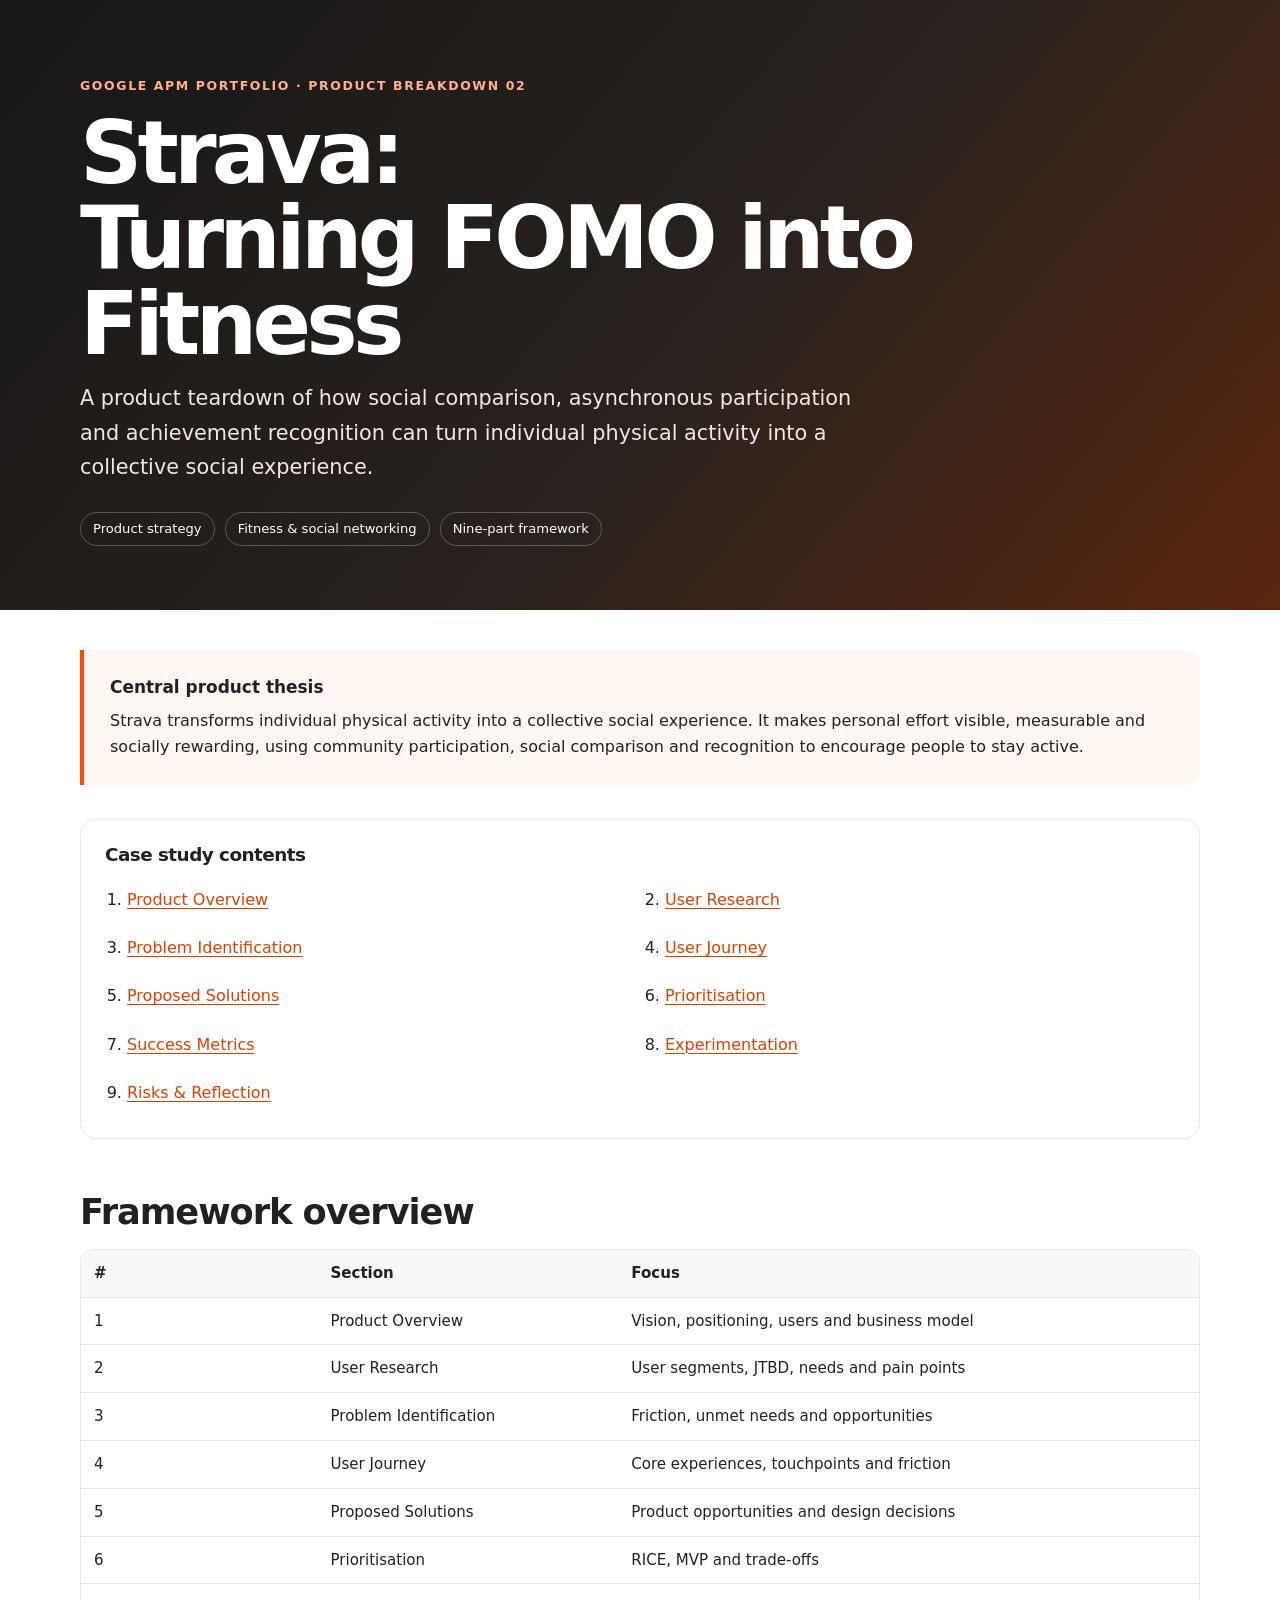
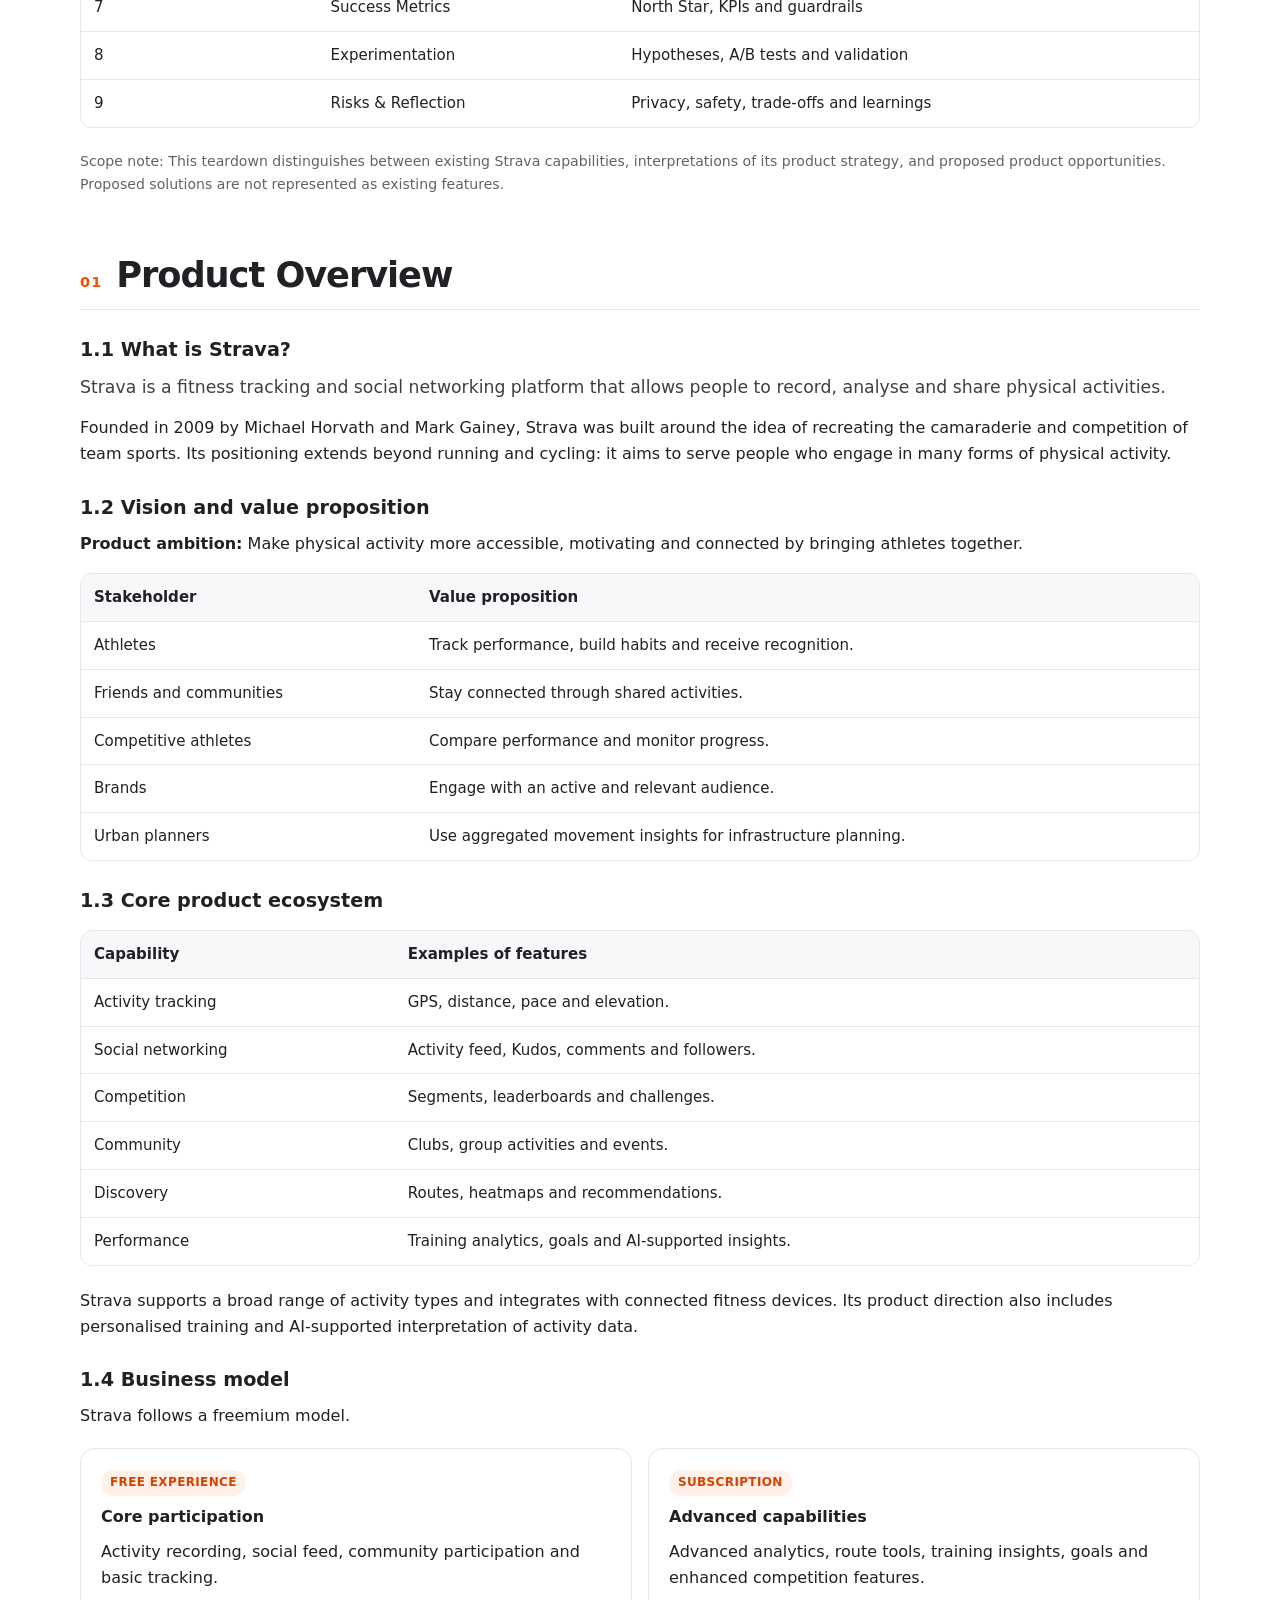
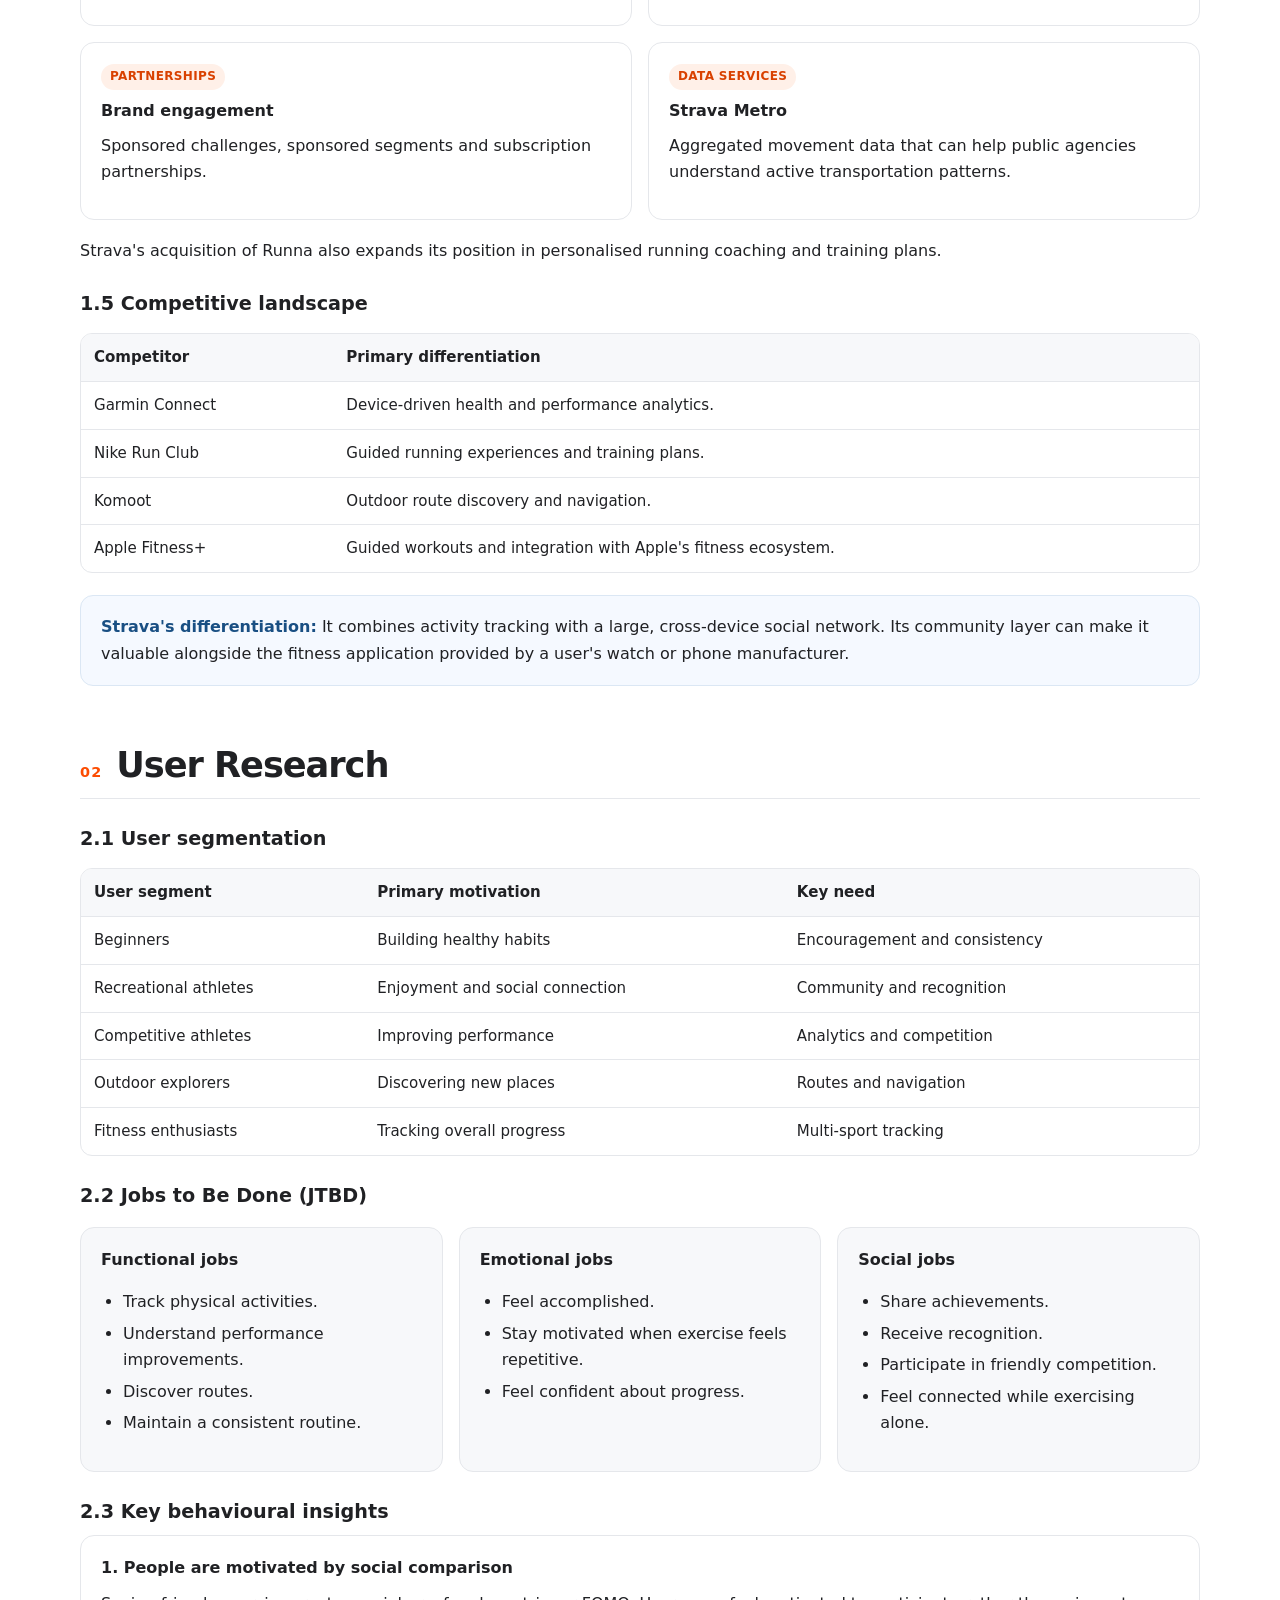
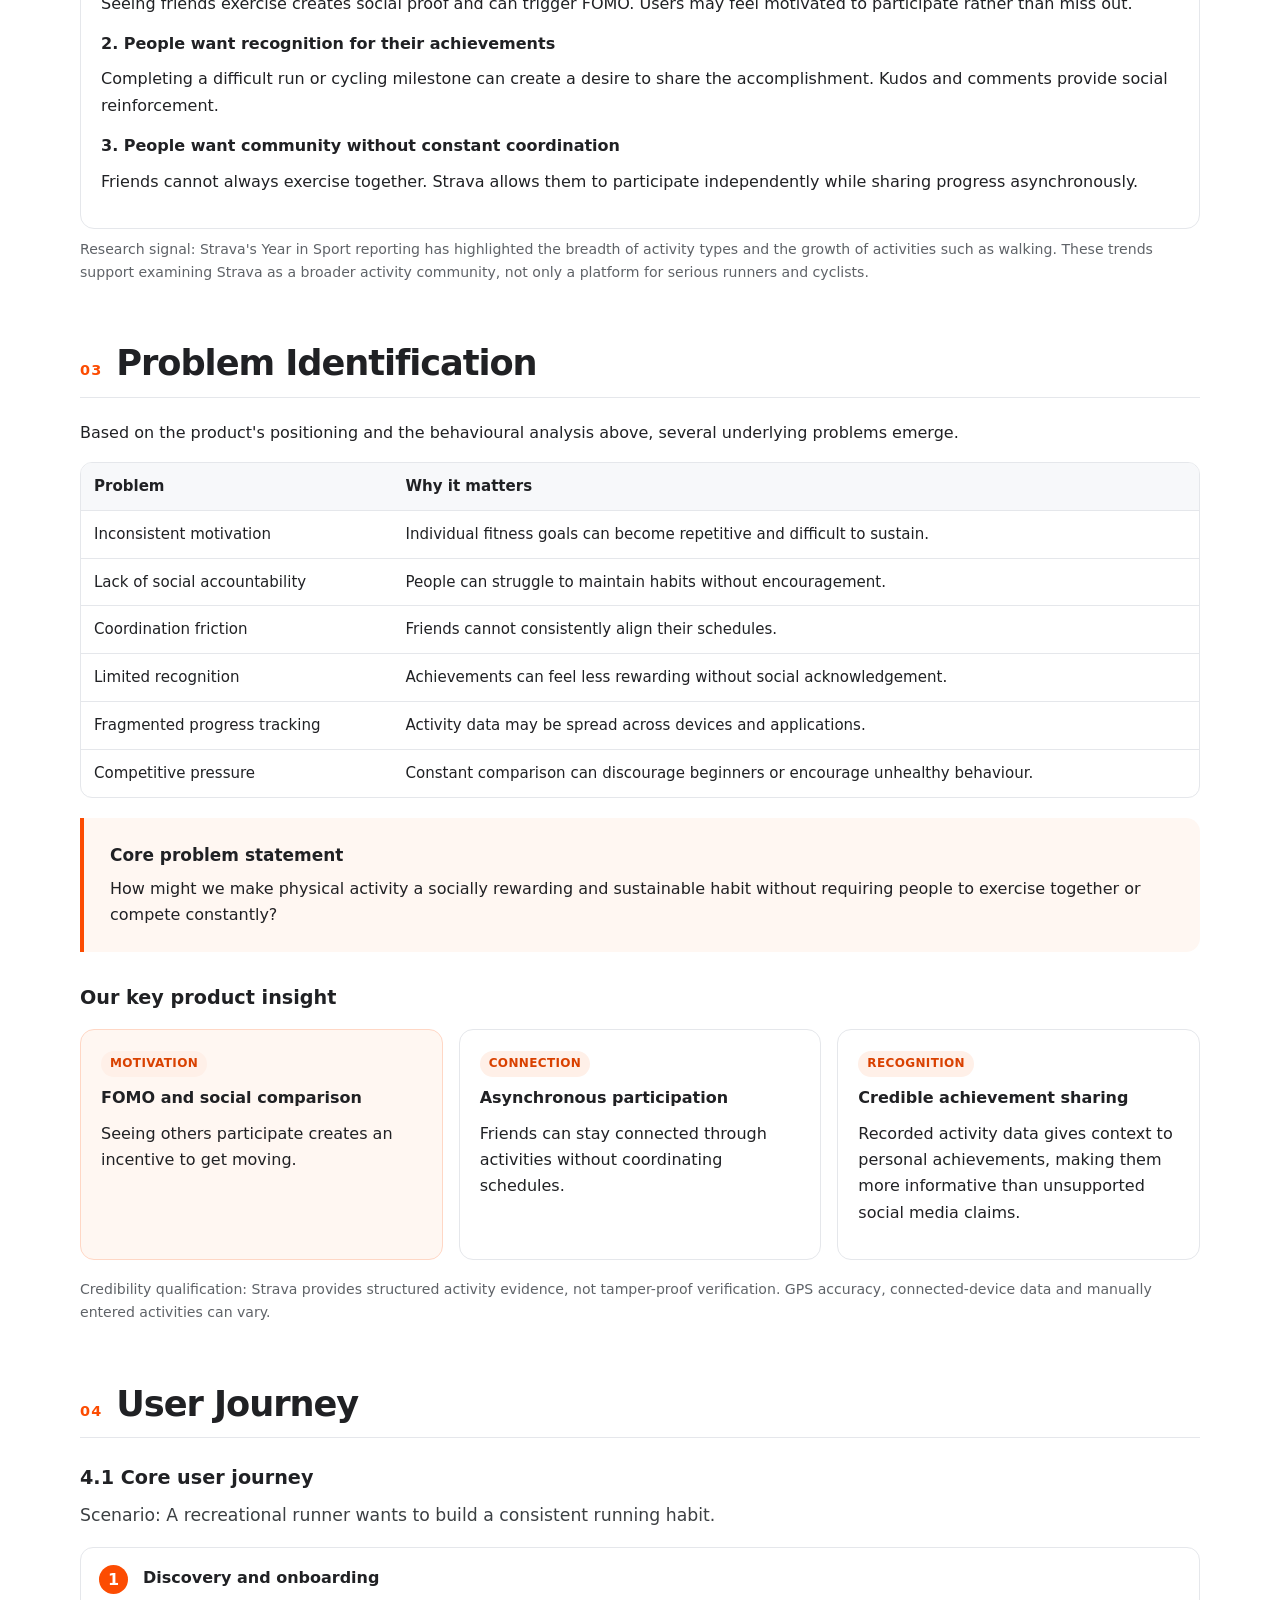
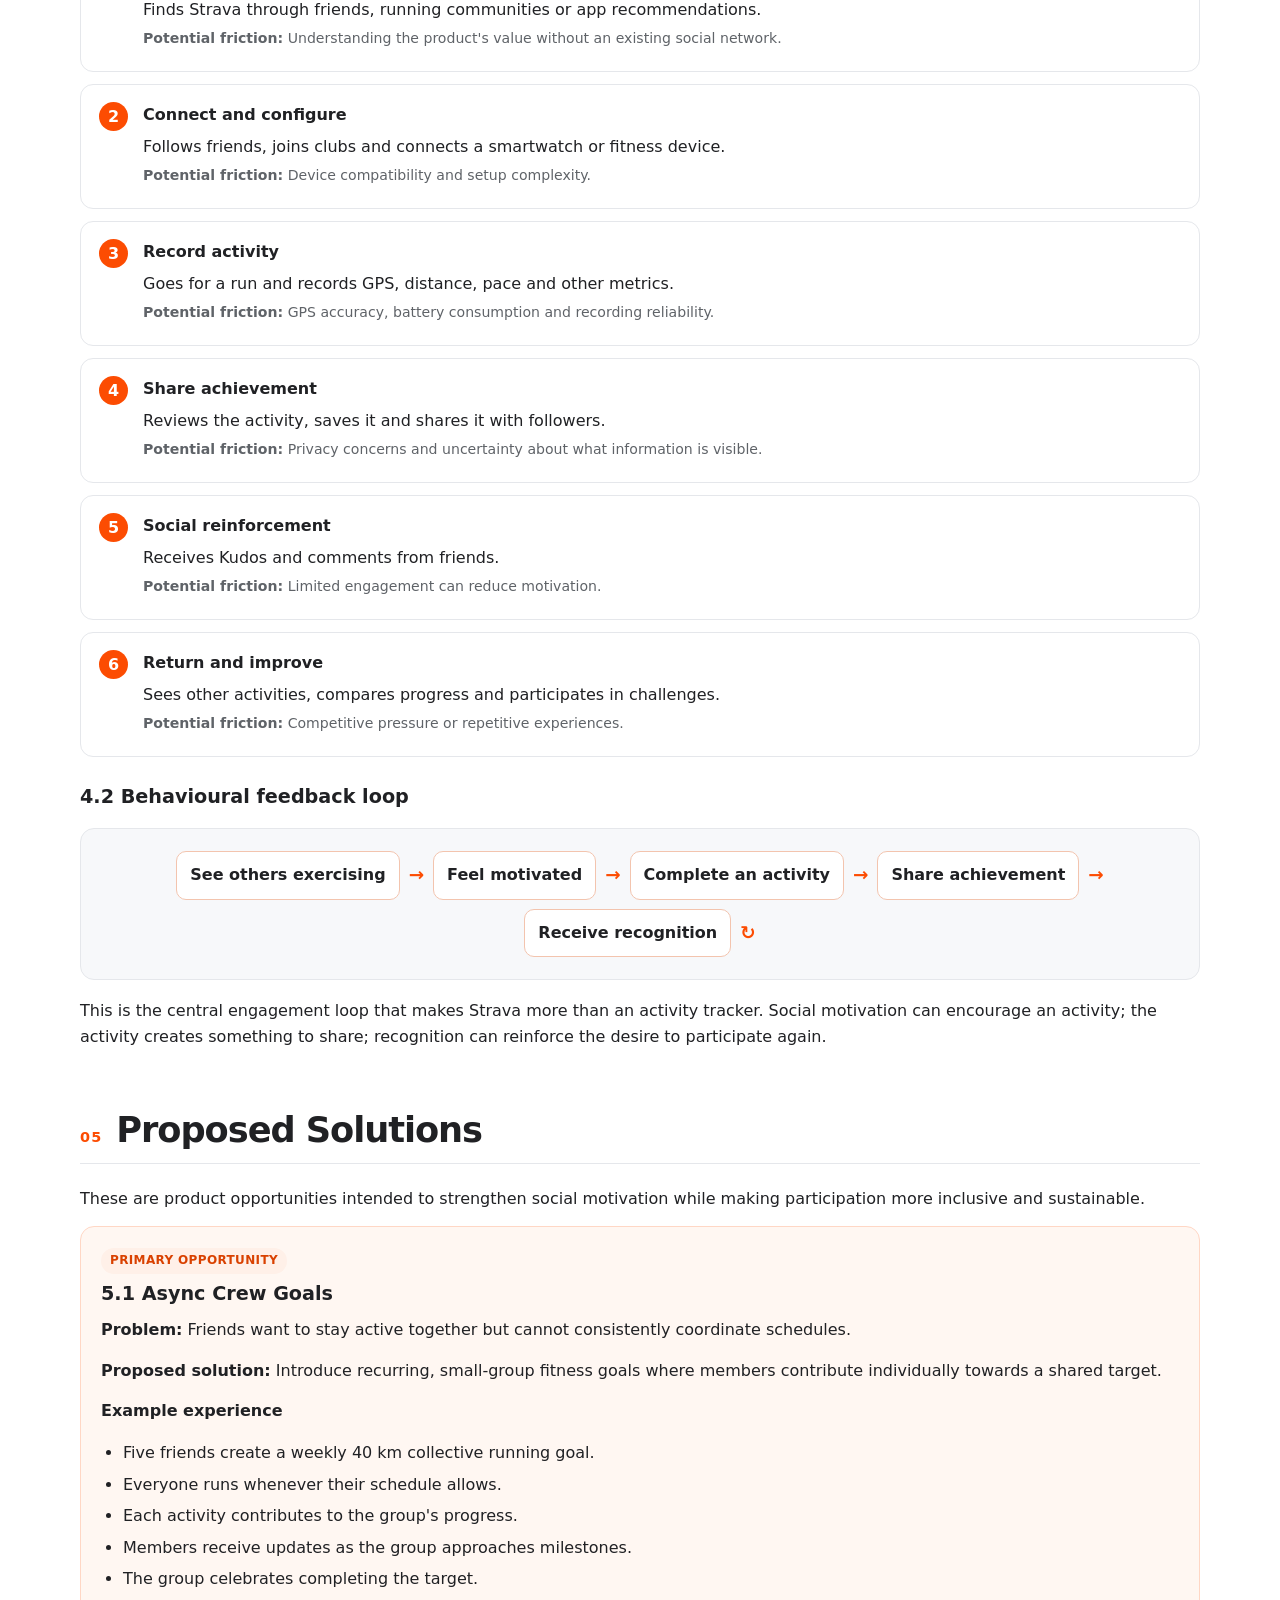
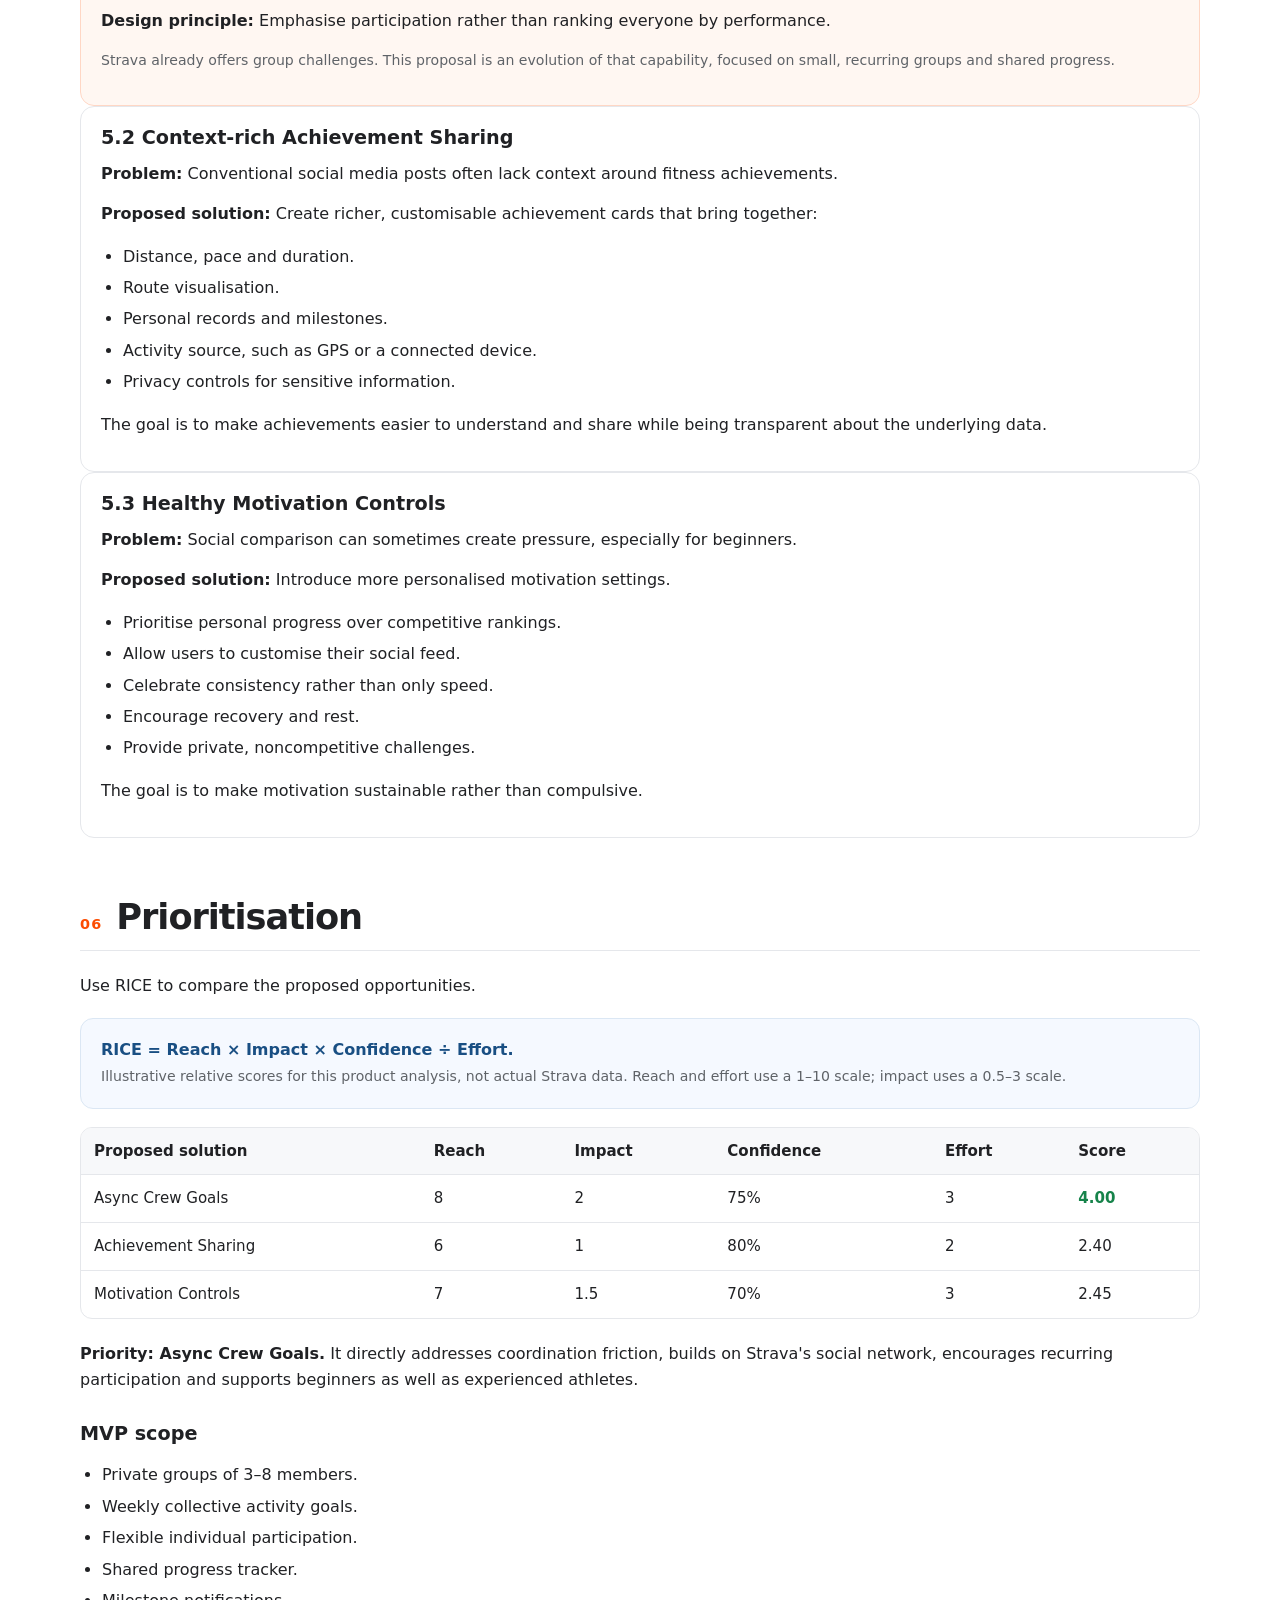
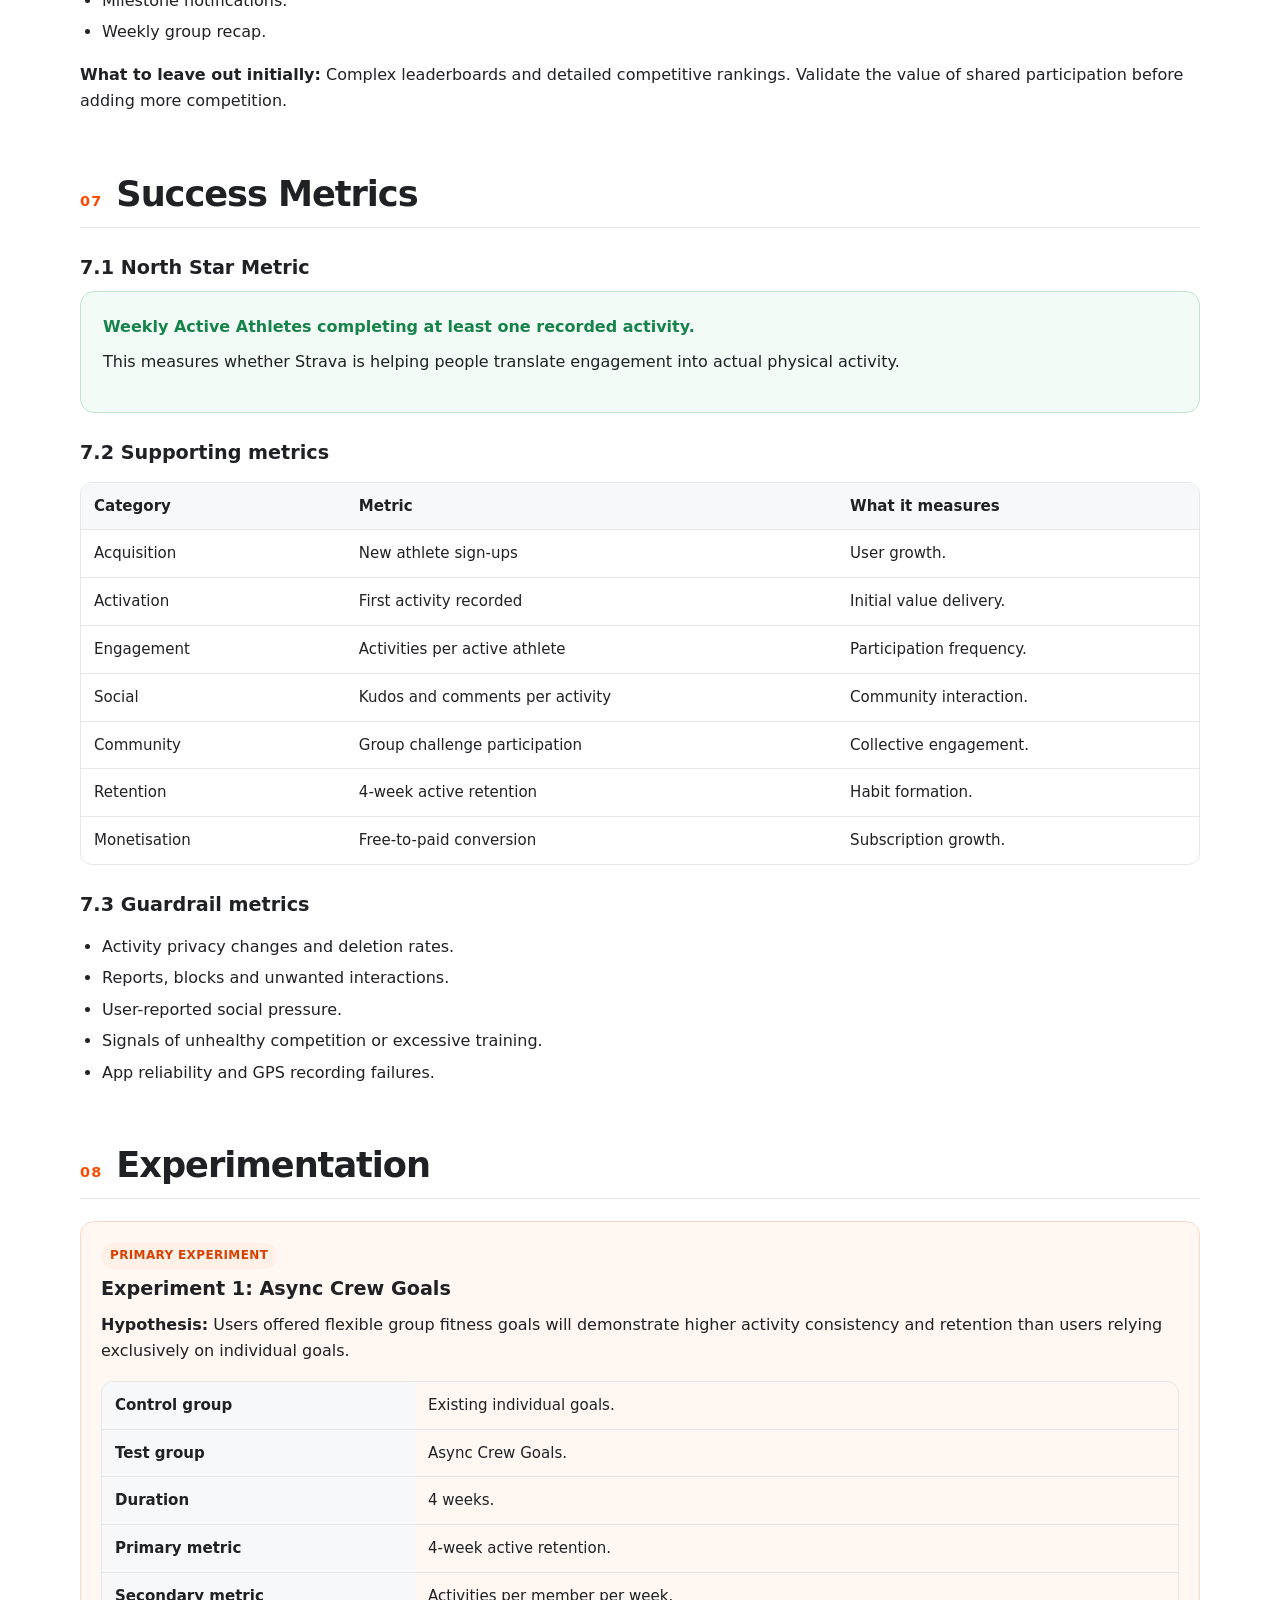
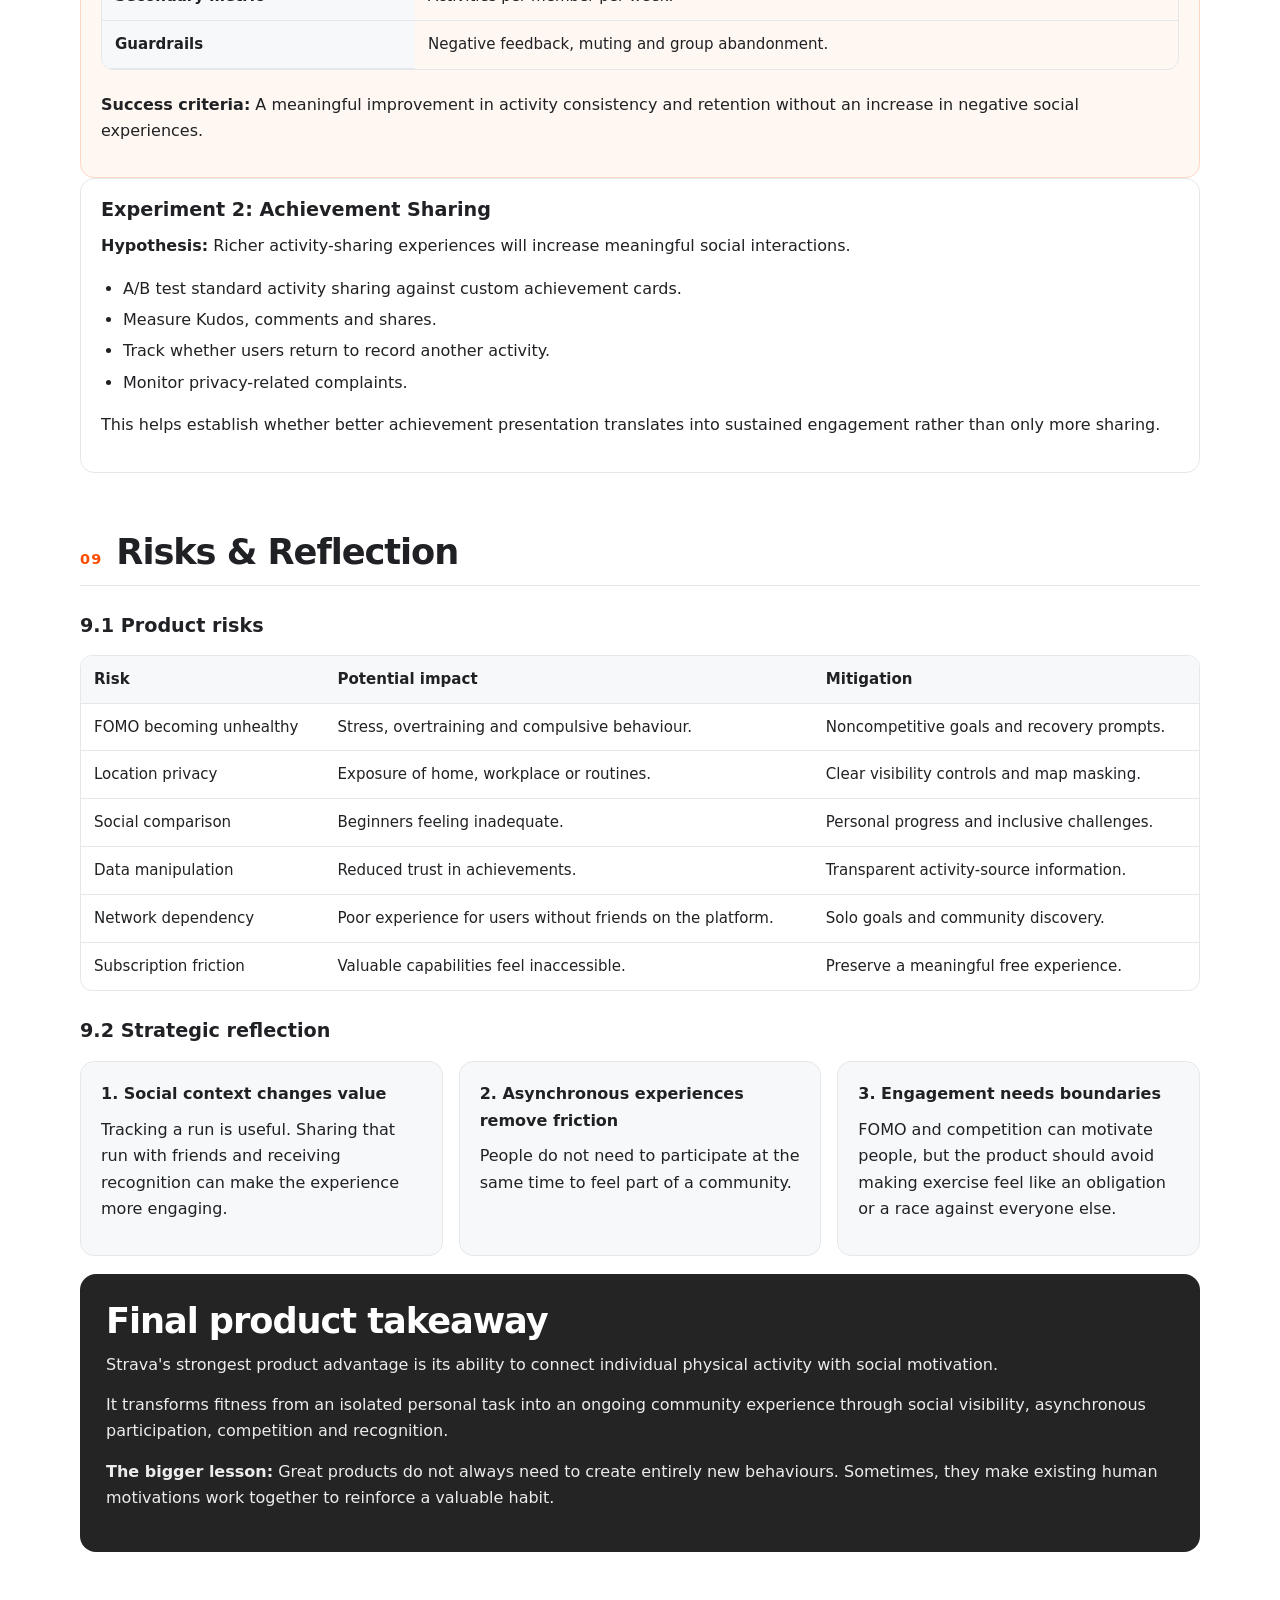
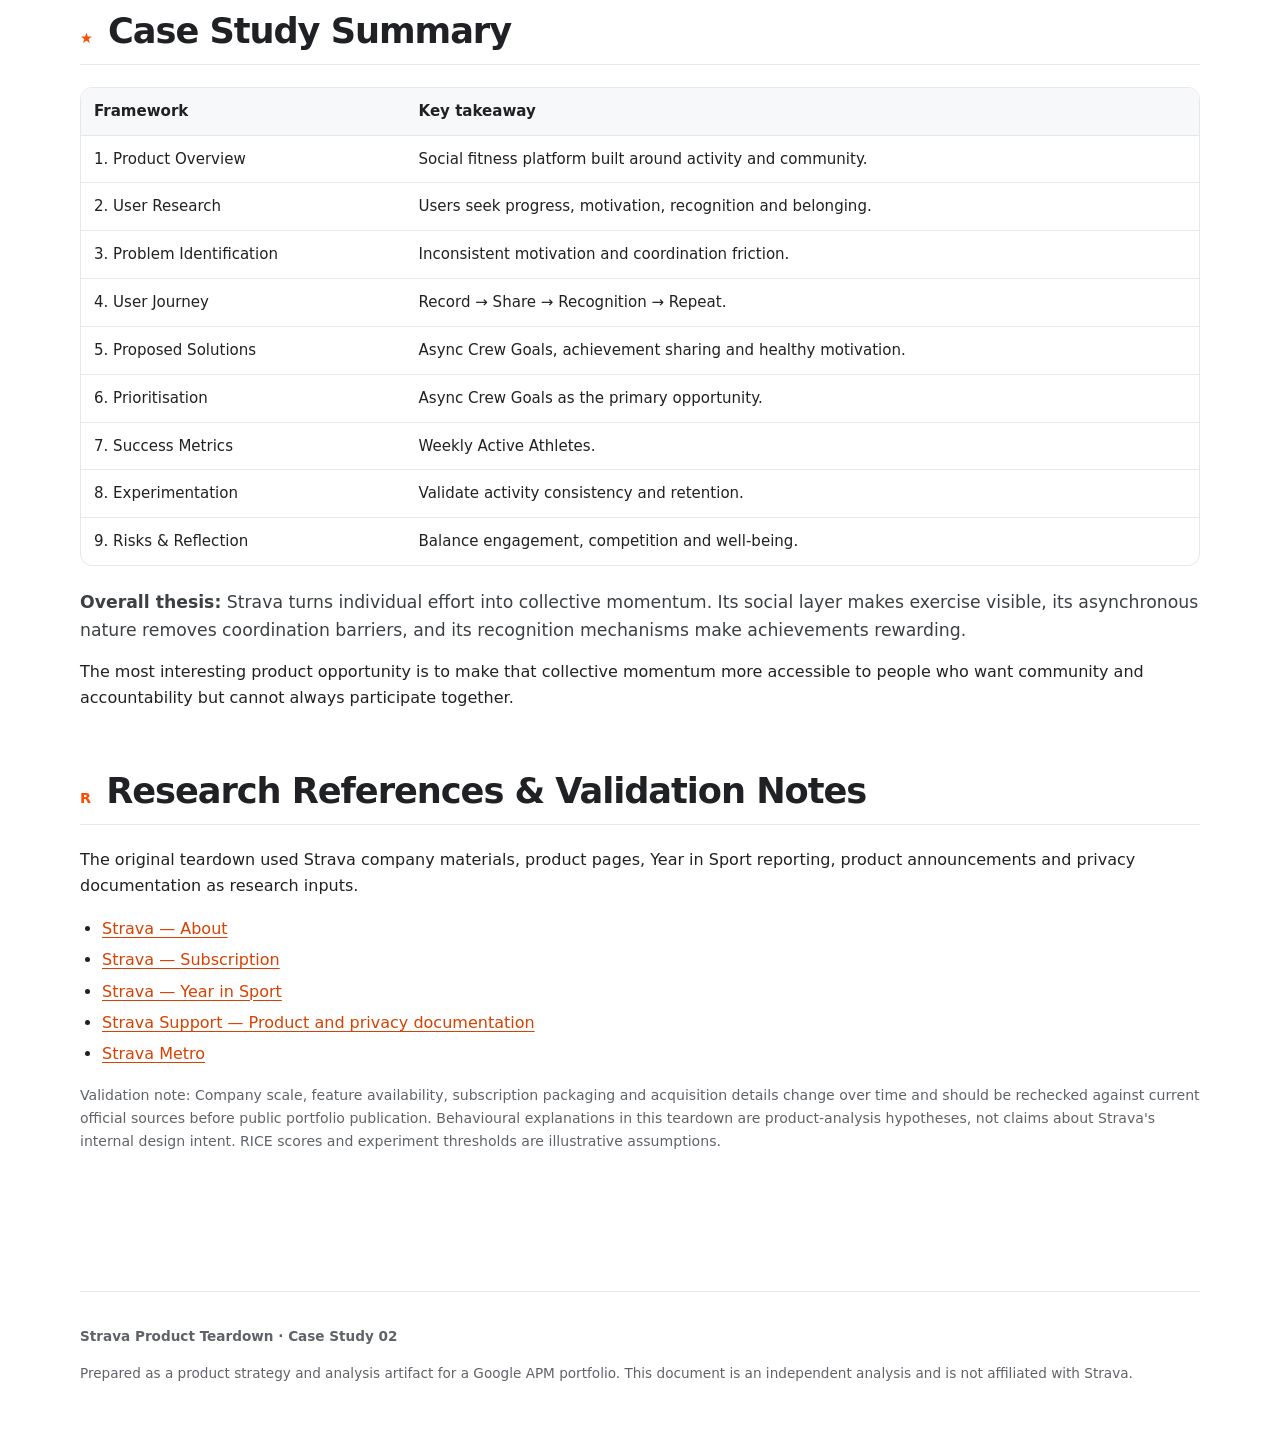
<file: public/assets/aistudio/strava_product_teardown_7ded82de.html>
<!DOCTYPE html>
<html lang="en">
<head>
  <meta charset="UTF-8">
  <meta name="viewport" content="width=device-width, initial-scale=1.0">
  <meta name="description" content="A nine-part product teardown of Strava for a Google APM portfolio.">
  <title>Strava Product Teardown | Google APM Portfolio</title>
  <style>
    :root {
      --ink: #202124;
      --muted: #5f6368;
      --line: #e5e7eb;
      --surface: #f7f8fa;
      --surface-2: #fff7f2;
      --orange: #fc4c02;
      --orange-dark: #d94100;
      --green: #16834a;
      --blue: #2463a6;
      --amber: #a65d00;
      --max: 1120px;
    }
    * { box-sizing: border-box; }
    html { scroll-behavior: smooth; }
    body {
      margin: 0;
      color: var(--ink);
      background: #fff;
      font: 16px/1.65 Inter, ui-sans-serif, system-ui, -apple-system, BlinkMacSystemFont, "Segoe UI", sans-serif;
    }
    a { color: var(--orange-dark); text-decoration-thickness: 1px; text-underline-offset: 3px; }
    a:hover { color: var(--orange); }
    .hero {
      color: white;
      background: linear-gradient(130deg, #171717 0%, #29221e 55%, #5a260f 100%);
      padding: 76px 24px 64px;
    }
    .hero-inner, main, footer { width: min(var(--max), calc(100% - 48px)); margin: 0 auto; }
    .eyebrow {
      color: #ffb18c;
      font-size: .78rem;
      font-weight: 800;
      letter-spacing: .13em;
      text-transform: uppercase;
    }
    h1 {
      max-width: 850px;
      margin: 14px 0 14px;
      font-size: clamp(2.6rem, 7vw, 5.4rem);
      line-height: .99;
      letter-spacing: -.055em;
    }
    .subtitle {
      max-width: 780px;
      margin: 0;
      color: #f1e8e3;
      font-size: clamp(1.05rem, 2vw, 1.3rem);
    }
    .hero-meta { display: flex; flex-wrap: wrap; gap: 10px; margin-top: 28px; }
    .pill {
      display: inline-flex;
      align-items: center;
      border: 1px solid rgba(255,255,255,.25);
      border-radius: 999px;
      padding: 5px 12px;
      color: #fff;
      font-size: .82rem;
    }
    main { padding: 42px 0 80px; }
    .thesis {
      margin: -2px 0 34px;
      padding: 24px 26px;
      border-left: 4px solid var(--orange);
      border-radius: 0 14px 14px 0;
      background: var(--surface-2);
    }
    .thesis strong { display: block; margin-bottom: 6px; font-size: 1.06rem; }
    .toc {
      padding: 24px;
      margin: 0 0 52px;
      border: 1px solid var(--line);
      border-radius: 16px;
      background: #fff;
    }
    .toc h2 { margin: 0 0 14px; font-size: 1.15rem; }
    .toc ol {
      display: grid;
      grid-template-columns: repeat(2, minmax(0, 1fr));
      gap: 8px 28px;
      margin: 0;
      padding-left: 22px;
    }
    .toc li { padding: 2px 0; }
    section { margin: 0 0 58px; scroll-margin-top: 24px; }
    .section-head {
      display: flex;
      align-items: baseline;
      gap: 14px;
      padding-bottom: 12px;
      margin-bottom: 22px;
      border-bottom: 1px solid var(--line);
    }
    .section-number {
      color: var(--orange);
      font-size: .9rem;
      font-weight: 850;
      letter-spacing: .08em;
    }
    h2 { margin: 0; font-size: clamp(1.65rem, 3vw, 2.2rem); line-height: 1.2; letter-spacing: -.03em; }
    h3 { margin: 28px 0 10px; font-size: 1.2rem; line-height: 1.3; }
    h4 { margin: 18px 0 7px; font-size: 1rem; }
    p { margin: 9px 0 14px; }
    .lead { color: #3c4043; font-size: 1.08rem; }
    .muted, .note { color: var(--muted); }
    .note { font-size: .88rem; }
    .grid-2, .grid-3 { display: grid; gap: 16px; margin: 18px 0; }
    .grid-2 { grid-template-columns: repeat(2, minmax(0, 1fr)); }
    .grid-3 { grid-template-columns: repeat(3, minmax(0, 1fr)); }
    .card {
      padding: 19px 20px;
      border: 1px solid var(--line);
      border-radius: 14px;
      background: #fff;
    }
    .card.soft { background: var(--surface); }
    .card.orange { background: var(--surface-2); border-color: #ffd7c5; }
    .card h3, .card h4 { margin-top: 0; }
    .tag {
      display: inline-block;
      margin-bottom: 8px;
      padding: 3px 9px;
      border-radius: 999px;
      background: #fff0e8;
      color: var(--orange-dark);
      font-size: .75rem;
      font-weight: 800;
      letter-spacing: .03em;
      text-transform: uppercase;
    }
    table {
      width: 100%;
      margin: 16px 0 22px;
      border-collapse: collapse;
      font-size: .94rem;
    }
    th, td {
      padding: 11px 13px;
      border-bottom: 1px solid var(--line);
      text-align: left;
      vertical-align: top;
    }
    th { background: var(--surface); font-weight: 750; }
    tr:last-child td { border-bottom: 0; }
    .table-wrap {
      overflow-x: auto;
      border: 1px solid var(--line);
      border-radius: 12px;
      margin: 16px 0 22px;
    }
    .table-wrap table { margin: 0; }
    .table-wrap th:first-child, .table-wrap td:first-child { min-width: 150px; }
    ul, ol { padding-left: 22px; }
    li { margin: 5px 0; }
    .callout {
      padding: 18px 20px;
      margin: 18px 0;
      border: 1px solid #dbe7f4;
      border-radius: 13px;
      background: #f5f9ff;
    }
    .callout strong { color: #194f83; }
    .loop {
      display: flex;
      flex-wrap: wrap;
      align-items: center;
      justify-content: center;
      gap: 9px;
      padding: 22px;
      margin: 18px 0;
      border: 1px solid var(--line);
      border-radius: 14px;
      background: var(--surface);
    }
    .loop span {
      padding: 10px 13px;
      border: 1px solid #f3c4ae;
      border-radius: 10px;
      background: white;
      font-weight: 700;
      text-align: center;
    }
    .loop b { color: var(--orange); font-size: 1.15rem; }
    .journey {
      counter-reset: step;
      display: grid;
      gap: 12px;
      margin: 18px 0;
    }
    .journey-item {
      position: relative;
      padding: 17px 18px 17px 62px;
      border: 1px solid var(--line);
      border-radius: 13px;
    }
    .journey-item::before {
      counter-increment: step;
      content: counter(step);
      position: absolute;
      left: 18px;
      top: 17px;
      display: grid;
      place-items: center;
      width: 29px;
      height: 29px;
      border-radius: 50%;
      color: white;
      background: var(--orange);
      font-weight: 800;
    }
    .journey-item h4 { margin: 0 0 5px; }
    .journey-item p { margin: 4px 0; }
    .score { color: var(--green); font-weight: 850; }
    .north-star {
      padding: 22px;
      border: 1px solid #bfe3ce;
      border-radius: 14px;
      background: #f3fbf6;
    }
    .north-star strong { color: var(--green); }
    .footer-box {
      padding: 26px;
      border-radius: 16px;
      color: white;
      background: #242424;
    }
    .footer-box h2 { color: white; }
    .footer-box p { color: #ececec; }
    footer {
      padding: 24px 0 42px;
      color: var(--muted);
      border-top: 1px solid var(--line);
      font-size: .85rem;
    }
    @media (max-width: 760px) {
      .hero { padding: 58px 0 48px; }
      .hero-inner, main, footer { width: min(100% - 32px, var(--max)); }
      .toc ol, .grid-2, .grid-3 { grid-template-columns: 1fr; }
      .section-head { gap: 10px; }
      table { font-size: .88rem; }
      th, td { padding: 9px 10px; }
    }
    @media print {
      .hero { padding: 35px 0; background: #222 !important; print-color-adjust: exact; }
      .toc { break-after: page; }
      section { break-inside: auto; }
      .card, .callout, .journey-item, .north-star { break-inside: avoid; }
      a { color: inherit; text-decoration: none; }
    }
  </style>
</head>
<body>
  <header class="hero">
    <div class="hero-inner">
      <div class="eyebrow">Google APM Portfolio · Product Breakdown 02</div>
      <h1>Strava:<br>Turning FOMO into Fitness</h1>
      <p class="subtitle">A product teardown of how social comparison, asynchronous participation and achievement recognition can turn individual physical activity into a collective social experience.</p>
      <div class="hero-meta">
        <span class="pill">Product strategy</span>
        <span class="pill">Fitness & social networking</span>
        <span class="pill">Nine-part framework</span>
      </div>
    </div>
  </header>

  <main>
    <div class="thesis">
      <strong>Central product thesis</strong>
      Strava transforms individual physical activity into a collective social experience. It makes personal effort visible, measurable and socially rewarding, using community participation, social comparison and recognition to encourage people to stay active.
    </div>

    <nav class="toc" aria-label="Table of contents">
      <h2>Case study contents</h2>
      <ol>
        <li><a href="#overview">Product Overview</a></li>
        <li><a href="#research">User Research</a></li>
        <li><a href="#problems">Problem Identification</a></li>
        <li><a href="#journey">User Journey</a></li>
        <li><a href="#solutions">Proposed Solutions</a></li>
        <li><a href="#prioritisation">Prioritisation</a></li>
        <li><a href="#metrics">Success Metrics</a></li>
        <li><a href="#experimentation">Experimentation</a></li>
        <li><a href="#risks">Risks & Reflection</a></li>
      </ol>
    </nav>

    <section id="framework">
      <h2>Framework overview</h2>
      <div class="table-wrap">
        <table>
          <thead><tr><th>#</th><th>Section</th><th>Focus</th></tr></thead>
          <tbody>
            <tr><td>1</td><td>Product Overview</td><td>Vision, positioning, users and business model</td></tr>
            <tr><td>2</td><td>User Research</td><td>User segments, JTBD, needs and pain points</td></tr>
            <tr><td>3</td><td>Problem Identification</td><td>Friction, unmet needs and opportunities</td></tr>
            <tr><td>4</td><td>User Journey</td><td>Core experiences, touchpoints and friction</td></tr>
            <tr><td>5</td><td>Proposed Solutions</td><td>Product opportunities and design decisions</td></tr>
            <tr><td>6</td><td>Prioritisation</td><td>RICE, MVP and trade-offs</td></tr>
            <tr><td>7</td><td>Success Metrics</td><td>North Star, KPIs and guardrails</td></tr>
            <tr><td>8</td><td>Experimentation</td><td>Hypotheses, A/B tests and validation</td></tr>
            <tr><td>9</td><td>Risks & Reflection</td><td>Privacy, safety, trade-offs and learnings</td></tr>
          </tbody>
        </table>
      </div>
      <p class="note">Scope note: This teardown distinguishes between existing Strava capabilities, interpretations of its product strategy, and proposed product opportunities. Proposed solutions are not represented as existing features.</p>
    </section>

    <section id="overview">
      <div class="section-head"><span class="section-number">01</span><h2>Product Overview</h2></div>
      <h3>1.1 What is Strava?</h3>
      <p class="lead">Strava is a fitness tracking and social networking platform that allows people to record, analyse and share physical activities.</p>
      <p>Founded in 2009 by Michael Horvath and Mark Gainey, Strava was built around the idea of recreating the camaraderie and competition of team sports. Its positioning extends beyond running and cycling: it aims to serve people who engage in many forms of physical activity.</p>

      <h3>1.2 Vision and value proposition</h3>
      <p><strong>Product ambition:</strong> Make physical activity more accessible, motivating and connected by bringing athletes together.</p>
      <div class="table-wrap">
        <table>
          <thead><tr><th>Stakeholder</th><th>Value proposition</th></tr></thead>
          <tbody>
            <tr><td>Athletes</td><td>Track performance, build habits and receive recognition.</td></tr>
            <tr><td>Friends and communities</td><td>Stay connected through shared activities.</td></tr>
            <tr><td>Competitive athletes</td><td>Compare performance and monitor progress.</td></tr>
            <tr><td>Brands</td><td>Engage with an active and relevant audience.</td></tr>
            <tr><td>Urban planners</td><td>Use aggregated movement insights for infrastructure planning.</td></tr>
          </tbody>
        </table>
      </div>

      <h3>1.3 Core product ecosystem</h3>
      <div class="table-wrap">
        <table>
          <thead><tr><th>Capability</th><th>Examples of features</th></tr></thead>
          <tbody>
            <tr><td>Activity tracking</td><td>GPS, distance, pace and elevation.</td></tr>
            <tr><td>Social networking</td><td>Activity feed, Kudos, comments and followers.</td></tr>
            <tr><td>Competition</td><td>Segments, leaderboards and challenges.</td></tr>
            <tr><td>Community</td><td>Clubs, group activities and events.</td></tr>
            <tr><td>Discovery</td><td>Routes, heatmaps and recommendations.</td></tr>
            <tr><td>Performance</td><td>Training analytics, goals and AI-supported insights.</td></tr>
          </tbody>
        </table>
      </div>
      <p>Strava supports a broad range of activity types and integrates with connected fitness devices. Its product direction also includes personalised training and AI-supported interpretation of activity data.</p>

      <h3>1.4 Business model</h3>
      <p>Strava follows a freemium model.</p>
      <div class="grid-2">
        <div class="card"><span class="tag">Free experience</span><h4>Core participation</h4><p>Activity recording, social feed, community participation and basic tracking.</p></div>
        <div class="card"><span class="tag">Subscription</span><h4>Advanced capabilities</h4><p>Advanced analytics, route tools, training insights, goals and enhanced competition features.</p></div>
        <div class="card"><span class="tag">Partnerships</span><h4>Brand engagement</h4><p>Sponsored challenges, sponsored segments and subscription partnerships.</p></div>
        <div class="card"><span class="tag">Data services</span><h4>Strava Metro</h4><p>Aggregated movement data that can help public agencies understand active transportation patterns.</p></div>
      </div>
      <p>Strava's acquisition of Runna also expands its position in personalised running coaching and training plans.</p>

      <h3>1.5 Competitive landscape</h3>
      <div class="table-wrap">
        <table>
          <thead><tr><th>Competitor</th><th>Primary differentiation</th></tr></thead>
          <tbody>
            <tr><td>Garmin Connect</td><td>Device-driven health and performance analytics.</td></tr>
            <tr><td>Nike Run Club</td><td>Guided running experiences and training plans.</td></tr>
            <tr><td>Komoot</td><td>Outdoor route discovery and navigation.</td></tr>
            <tr><td>Apple Fitness+</td><td>Guided workouts and integration with Apple's fitness ecosystem.</td></tr>
          </tbody>
        </table>
      </div>
      <div class="callout"><strong>Strava's differentiation:</strong> It combines activity tracking with a large, cross-device social network. Its community layer can make it valuable alongside the fitness application provided by a user's watch or phone manufacturer.</div>
    </section>

    <section id="research">
      <div class="section-head"><span class="section-number">02</span><h2>User Research</h2></div>
      <h3>2.1 User segmentation</h3>
      <div class="table-wrap">
        <table>
          <thead><tr><th>User segment</th><th>Primary motivation</th><th>Key need</th></tr></thead>
          <tbody>
            <tr><td>Beginners</td><td>Building healthy habits</td><td>Encouragement and consistency</td></tr>
            <tr><td>Recreational athletes</td><td>Enjoyment and social connection</td><td>Community and recognition</td></tr>
            <tr><td>Competitive athletes</td><td>Improving performance</td><td>Analytics and competition</td></tr>
            <tr><td>Outdoor explorers</td><td>Discovering new places</td><td>Routes and navigation</td></tr>
            <tr><td>Fitness enthusiasts</td><td>Tracking overall progress</td><td>Multi-sport tracking</td></tr>
          </tbody>
        </table>
      </div>

      <h3>2.2 Jobs to Be Done (JTBD)</h3>
      <div class="grid-3">
        <div class="card soft"><h4>Functional jobs</h4><ul><li>Track physical activities.</li><li>Understand performance improvements.</li><li>Discover routes.</li><li>Maintain a consistent routine.</li></ul></div>
        <div class="card soft"><h4>Emotional jobs</h4><ul><li>Feel accomplished.</li><li>Stay motivated when exercise feels repetitive.</li><li>Feel confident about progress.</li></ul></div>
        <div class="card soft"><h4>Social jobs</h4><ul><li>Share achievements.</li><li>Receive recognition.</li><li>Participate in friendly competition.</li><li>Feel connected while exercising alone.</li></ul></div>
      </div>

      <h3>2.3 Key behavioural insights</h3>
      <div class="card">
        <h4>1. People are motivated by social comparison</h4>
        <p>Seeing friends exercise creates social proof and can trigger FOMO. Users may feel motivated to participate rather than miss out.</p>
        <h4>2. People want recognition for their achievements</h4>
        <p>Completing a difficult run or cycling milestone can create a desire to share the accomplishment. Kudos and comments provide social reinforcement.</p>
        <h4>3. People want community without constant coordination</h4>
        <p>Friends cannot always exercise together. Strava allows them to participate independently while sharing progress asynchronously.</p>
      </div>
      <p class="note">Research signal: Strava's Year in Sport reporting has highlighted the breadth of activity types and the growth of activities such as walking. These trends support examining Strava as a broader activity community, not only a platform for serious runners and cyclists.</p>
    </section>

    <section id="problems">
      <div class="section-head"><span class="section-number">03</span><h2>Problem Identification</h2></div>
      <p>Based on the product's positioning and the behavioural analysis above, several underlying problems emerge.</p>
      <div class="table-wrap">
        <table>
          <thead><tr><th>Problem</th><th>Why it matters</th></tr></thead>
          <tbody>
            <tr><td>Inconsistent motivation</td><td>Individual fitness goals can become repetitive and difficult to sustain.</td></tr>
            <tr><td>Lack of social accountability</td><td>People can struggle to maintain habits without encouragement.</td></tr>
            <tr><td>Coordination friction</td><td>Friends cannot consistently align their schedules.</td></tr>
            <tr><td>Limited recognition</td><td>Achievements can feel less rewarding without social acknowledgement.</td></tr>
            <tr><td>Fragmented progress tracking</td><td>Activity data may be spread across devices and applications.</td></tr>
            <tr><td>Competitive pressure</td><td>Constant comparison can discourage beginners or encourage unhealthy behaviour.</td></tr>
          </tbody>
        </table>
      </div>
      <div class="thesis">
        <strong>Core problem statement</strong>
        How might we make physical activity a socially rewarding and sustainable habit without requiring people to exercise together or compete constantly?
      </div>
      <h3>Our key product insight</h3>
      <div class="grid-3">
        <div class="card orange"><span class="tag">Motivation</span><h4>FOMO and social comparison</h4><p>Seeing others participate creates an incentive to get moving.</p></div>
        <div class="card"><span class="tag">Connection</span><h4>Asynchronous participation</h4><p>Friends can stay connected through activities without coordinating schedules.</p></div>
        <div class="card"><span class="tag">Recognition</span><h4>Credible achievement sharing</h4><p>Recorded activity data gives context to personal achievements, making them more informative than unsupported social media claims.</p></div>
      </div>
      <p class="note">Credibility qualification: Strava provides structured activity evidence, not tamper-proof verification. GPS accuracy, connected-device data and manually entered activities can vary.</p>
    </section>

    <section id="journey">
      <div class="section-head"><span class="section-number">04</span><h2>User Journey</h2></div>
      <h3>4.1 Core user journey</h3>
      <p class="lead">Scenario: A recreational runner wants to build a consistent running habit.</p>
      <div class="journey">
        <div class="journey-item"><h4>Discovery and onboarding</h4><p>Finds Strava through friends, running communities or app recommendations.</p><p class="note"><strong>Potential friction:</strong> Understanding the product's value without an existing social network.</p></div>
        <div class="journey-item"><h4>Connect and configure</h4><p>Follows friends, joins clubs and connects a smartwatch or fitness device.</p><p class="note"><strong>Potential friction:</strong> Device compatibility and setup complexity.</p></div>
        <div class="journey-item"><h4>Record activity</h4><p>Goes for a run and records GPS, distance, pace and other metrics.</p><p class="note"><strong>Potential friction:</strong> GPS accuracy, battery consumption and recording reliability.</p></div>
        <div class="journey-item"><h4>Share achievement</h4><p>Reviews the activity, saves it and shares it with followers.</p><p class="note"><strong>Potential friction:</strong> Privacy concerns and uncertainty about what information is visible.</p></div>
        <div class="journey-item"><h4>Social reinforcement</h4><p>Receives Kudos and comments from friends.</p><p class="note"><strong>Potential friction:</strong> Limited engagement can reduce motivation.</p></div>
        <div class="journey-item"><h4>Return and improve</h4><p>Sees other activities, compares progress and participates in challenges.</p><p class="note"><strong>Potential friction:</strong> Competitive pressure or repetitive experiences.</p></div>
      </div>

      <h3>4.2 Behavioural feedback loop</h3>
      <div class="loop" aria-label="Behavioural feedback loop">
        <span>See others exercising</span><b>→</b>
        <span>Feel motivated</span><b>→</b>
        <span>Complete an activity</span><b>→</b>
        <span>Share achievement</span><b>→</b>
        <span>Receive recognition</span><b>↻</b>
      </div>
      <p>This is the central engagement loop that makes Strava more than an activity tracker. Social motivation can encourage an activity; the activity creates something to share; recognition can reinforce the desire to participate again.</p>
    </section>

    <section id="solutions">
      <div class="section-head"><span class="section-number">05</span><h2>Proposed Solutions</h2></div>
      <p>These are product opportunities intended to strengthen social motivation while making participation more inclusive and sustainable.</p>

      <div class="card orange">
        <span class="tag">Primary opportunity</span>
        <h3>5.1 Async Crew Goals</h3>
        <p><strong>Problem:</strong> Friends want to stay active together but cannot consistently coordinate schedules.</p>
        <p><strong>Proposed solution:</strong> Introduce recurring, small-group fitness goals where members contribute individually towards a shared target.</p>
        <h4>Example experience</h4>
        <ul>
          <li>Five friends create a weekly 40 km collective running goal.</li>
          <li>Everyone runs whenever their schedule allows.</li>
          <li>Each activity contributes to the group's progress.</li>
          <li>Members receive updates as the group approaches milestones.</li>
          <li>The group celebrates completing the target.</li>
        </ul>
        <p><strong>Design principle:</strong> Emphasise participation rather than ranking everyone by performance.</p>
        <p class="note">Strava already offers group challenges. This proposal is an evolution of that capability, focused on small, recurring groups and shared progress.</p>
      </div>

      <div class="card">
        <h3>5.2 Context-rich Achievement Sharing</h3>
        <p><strong>Problem:</strong> Conventional social media posts often lack context around fitness achievements.</p>
        <p><strong>Proposed solution:</strong> Create richer, customisable achievement cards that bring together:</p>
        <ul>
          <li>Distance, pace and duration.</li>
          <li>Route visualisation.</li>
          <li>Personal records and milestones.</li>
          <li>Activity source, such as GPS or a connected device.</li>
          <li>Privacy controls for sensitive information.</li>
        </ul>
        <p>The goal is to make achievements easier to understand and share while being transparent about the underlying data.</p>
      </div>

      <div class="card">
        <h3>5.3 Healthy Motivation Controls</h3>
        <p><strong>Problem:</strong> Social comparison can sometimes create pressure, especially for beginners.</p>
        <p><strong>Proposed solution:</strong> Introduce more personalised motivation settings.</p>
        <ul>
          <li>Prioritise personal progress over competitive rankings.</li>
          <li>Allow users to customise their social feed.</li>
          <li>Celebrate consistency rather than only speed.</li>
          <li>Encourage recovery and rest.</li>
          <li>Provide private, noncompetitive challenges.</li>
        </ul>
        <p>The goal is to make motivation sustainable rather than compulsive.</p>
      </div>
    </section>

    <section id="prioritisation">
      <div class="section-head"><span class="section-number">06</span><h2>Prioritisation</h2></div>
      <p>Use RICE to compare the proposed opportunities.</p>
      <div class="callout"><strong>RICE = Reach × Impact × Confidence ÷ Effort.</strong><br><span class="note">Illustrative relative scores for this product analysis, not actual Strava data. Reach and effort use a 1–10 scale; impact uses a 0.5–3 scale.</span></div>
      <div class="table-wrap">
        <table>
          <thead><tr><th>Proposed solution</th><th>Reach</th><th>Impact</th><th>Confidence</th><th>Effort</th><th>Score</th></tr></thead>
          <tbody>
            <tr><td>Async Crew Goals</td><td>8</td><td>2</td><td>75%</td><td>3</td><td class="score">4.00</td></tr>
            <tr><td>Achievement Sharing</td><td>6</td><td>1</td><td>80%</td><td>2</td><td>2.40</td></tr>
            <tr><td>Motivation Controls</td><td>7</td><td>1.5</td><td>70%</td><td>3</td><td>2.45</td></tr>
          </tbody>
        </table>
      </div>
      <p><strong>Priority: Async Crew Goals.</strong> It directly addresses coordination friction, builds on Strava's social network, encourages recurring participation and supports beginners as well as experienced athletes.</p>

      <h3>MVP scope</h3>
      <ul>
        <li>Private groups of 3–8 members.</li>
        <li>Weekly collective activity goals.</li>
        <li>Flexible individual participation.</li>
        <li>Shared progress tracker.</li>
        <li>Milestone notifications.</li>
        <li>Weekly group recap.</li>
      </ul>
      <p><strong>What to leave out initially:</strong> Complex leaderboards and detailed competitive rankings. Validate the value of shared participation before adding more competition.</p>
    </section>

    <section id="metrics">
      <div class="section-head"><span class="section-number">07</span><h2>Success Metrics</h2></div>
      <h3>7.1 North Star Metric</h3>
      <div class="north-star">
        <strong>Weekly Active Athletes completing at least one recorded activity.</strong>
        <p>This measures whether Strava is helping people translate engagement into actual physical activity.</p>
      </div>

      <h3>7.2 Supporting metrics</h3>
      <div class="table-wrap">
        <table>
          <thead><tr><th>Category</th><th>Metric</th><th>What it measures</th></tr></thead>
          <tbody>
            <tr><td>Acquisition</td><td>New athlete sign-ups</td><td>User growth.</td></tr>
            <tr><td>Activation</td><td>First activity recorded</td><td>Initial value delivery.</td></tr>
            <tr><td>Engagement</td><td>Activities per active athlete</td><td>Participation frequency.</td></tr>
            <tr><td>Social</td><td>Kudos and comments per activity</td><td>Community interaction.</td></tr>
            <tr><td>Community</td><td>Group challenge participation</td><td>Collective engagement.</td></tr>
            <tr><td>Retention</td><td>4-week active retention</td><td>Habit formation.</td></tr>
            <tr><td>Monetisation</td><td>Free-to-paid conversion</td><td>Subscription growth.</td></tr>
          </tbody>
        </table>
      </div>

      <h3>7.3 Guardrail metrics</h3>
      <ul>
        <li>Activity privacy changes and deletion rates.</li>
        <li>Reports, blocks and unwanted interactions.</li>
        <li>User-reported social pressure.</li>
        <li>Signals of unhealthy competition or excessive training.</li>
        <li>App reliability and GPS recording failures.</li>
      </ul>
    </section>

    <section id="experimentation">
      <div class="section-head"><span class="section-number">08</span><h2>Experimentation</h2></div>
      <div class="card orange">
        <span class="tag">Primary experiment</span>
        <h3>Experiment 1: Async Crew Goals</h3>
        <p><strong>Hypothesis:</strong> Users offered flexible group fitness goals will demonstrate higher activity consistency and retention than users relying exclusively on individual goals.</p>
        <div class="table-wrap">
          <table>
            <tbody>
              <tr><th>Control group</th><td>Existing individual goals.</td></tr>
              <tr><th>Test group</th><td>Async Crew Goals.</td></tr>
              <tr><th>Duration</th><td>4 weeks.</td></tr>
              <tr><th>Primary metric</th><td>4-week active retention.</td></tr>
              <tr><th>Secondary metric</th><td>Activities per member per week.</td></tr>
              <tr><th>Guardrails</th><td>Negative feedback, muting and group abandonment.</td></tr>
            </tbody>
          </table>
        </div>
        <p><strong>Success criteria:</strong> A meaningful improvement in activity consistency and retention without an increase in negative social experiences.</p>
      </div>

      <div class="card">
        <h3>Experiment 2: Achievement Sharing</h3>
        <p><strong>Hypothesis:</strong> Richer activity-sharing experiences will increase meaningful social interactions.</p>
        <ul>
          <li>A/B test standard activity sharing against custom achievement cards.</li>
          <li>Measure Kudos, comments and shares.</li>
          <li>Track whether users return to record another activity.</li>
          <li>Monitor privacy-related complaints.</li>
        </ul>
        <p>This helps establish whether better achievement presentation translates into sustained engagement rather than only more sharing.</p>
      </div>
    </section>

    <section id="risks">
      <div class="section-head"><span class="section-number">09</span><h2>Risks & Reflection</h2></div>
      <h3>9.1 Product risks</h3>
      <div class="table-wrap">
        <table>
          <thead><tr><th>Risk</th><th>Potential impact</th><th>Mitigation</th></tr></thead>
          <tbody>
            <tr><td>FOMO becoming unhealthy</td><td>Stress, overtraining and compulsive behaviour.</td><td>Noncompetitive goals and recovery prompts.</td></tr>
            <tr><td>Location privacy</td><td>Exposure of home, workplace or routines.</td><td>Clear visibility controls and map masking.</td></tr>
            <tr><td>Social comparison</td><td>Beginners feeling inadequate.</td><td>Personal progress and inclusive challenges.</td></tr>
            <tr><td>Data manipulation</td><td>Reduced trust in achievements.</td><td>Transparent activity-source information.</td></tr>
            <tr><td>Network dependency</td><td>Poor experience for users without friends on the platform.</td><td>Solo goals and community discovery.</td></tr>
            <tr><td>Subscription friction</td><td>Valuable capabilities feel inaccessible.</td><td>Preserve a meaningful free experience.</td></tr>
          </tbody>
        </table>
      </div>

      <h3>9.2 Strategic reflection</h3>
      <div class="grid-3">
        <div class="card soft"><h4>1. Social context changes value</h4><p>Tracking a run is useful. Sharing that run with friends and receiving recognition can make the experience more engaging.</p></div>
        <div class="card soft"><h4>2. Asynchronous experiences remove friction</h4><p>People do not need to participate at the same time to feel part of a community.</p></div>
        <div class="card soft"><h4>3. Engagement needs boundaries</h4><p>FOMO and competition can motivate people, but the product should avoid making exercise feel like an obligation or a race against everyone else.</p></div>
      </div>

      <div class="footer-box">
        <h2>Final product takeaway</h2>
        <p>Strava's strongest product advantage is its ability to connect individual physical activity with social motivation.</p>
        <p>It transforms fitness from an isolated personal task into an ongoing community experience through social visibility, asynchronous participation, competition and recognition.</p>
        <p><strong>The bigger lesson:</strong> Great products do not always need to create entirely new behaviours. Sometimes, they make existing human motivations work together to reinforce a valuable habit.</p>
      </div>
    </section>

    <section id="summary">
      <div class="section-head"><span class="section-number">★</span><h2>Case Study Summary</h2></div>
      <div class="table-wrap">
        <table>
          <thead><tr><th>Framework</th><th>Key takeaway</th></tr></thead>
          <tbody>
            <tr><td>1. Product Overview</td><td>Social fitness platform built around activity and community.</td></tr>
            <tr><td>2. User Research</td><td>Users seek progress, motivation, recognition and belonging.</td></tr>
            <tr><td>3. Problem Identification</td><td>Inconsistent motivation and coordination friction.</td></tr>
            <tr><td>4. User Journey</td><td>Record → Share → Recognition → Repeat.</td></tr>
            <tr><td>5. Proposed Solutions</td><td>Async Crew Goals, achievement sharing and healthy motivation.</td></tr>
            <tr><td>6. Prioritisation</td><td>Async Crew Goals as the primary opportunity.</td></tr>
            <tr><td>7. Success Metrics</td><td>Weekly Active Athletes.</td></tr>
            <tr><td>8. Experimentation</td><td>Validate activity consistency and retention.</td></tr>
            <tr><td>9. Risks & Reflection</td><td>Balance engagement, competition and well-being.</td></tr>
          </tbody>
        </table>
      </div>
      <p class="lead"><strong>Overall thesis:</strong> Strava turns individual effort into collective momentum. Its social layer makes exercise visible, its asynchronous nature removes coordination barriers, and its recognition mechanisms make achievements rewarding.</p>
      <p>The most interesting product opportunity is to make that collective momentum more accessible to people who want community and accountability but cannot always participate together.</p>
    </section>

    <section id="sources">
      <div class="section-head"><span class="section-number">R</span><h2>Research References & Validation Notes</h2></div>
      <p>The original teardown used Strava company materials, product pages, Year in Sport reporting, product announcements and privacy documentation as research inputs.</p>
      <ul>
        <li><a href="https://www.strava.com/about" target="_blank" rel="noopener noreferrer">Strava — About</a></li>
        <li><a href="https://www.strava.com/subscribe" target="_blank" rel="noopener noreferrer">Strava — Subscription</a></li>
        <li><a href="https://www.strava.com/year-in-sport" target="_blank" rel="noopener noreferrer">Strava — Year in Sport</a></li>
        <li><a href="https://support.strava.com/" target="_blank" rel="noopener noreferrer">Strava Support — Product and privacy documentation</a></li>
        <li><a href="https://metro.strava.com/" target="_blank" rel="noopener noreferrer">Strava Metro</a></li>
      </ul>
      <p class="note">Validation note: Company scale, feature availability, subscription packaging and acquisition details change over time and should be rechecked against current official sources before public portfolio publication. Behavioural explanations in this teardown are product-analysis hypotheses, not claims about Strava's internal design intent. RICE scores and experiment thresholds are illustrative assumptions.</p>
    </section>
  </main>

  <footer>
    <p><strong>Strava Product Teardown · Case Study 02</strong></p>
    <p>Prepared as a product strategy and analysis artifact for a Google APM portfolio. This document is an independent analysis and is not affiliated with Strava.</p>
  </footer>
</body>
</html>
</file>
